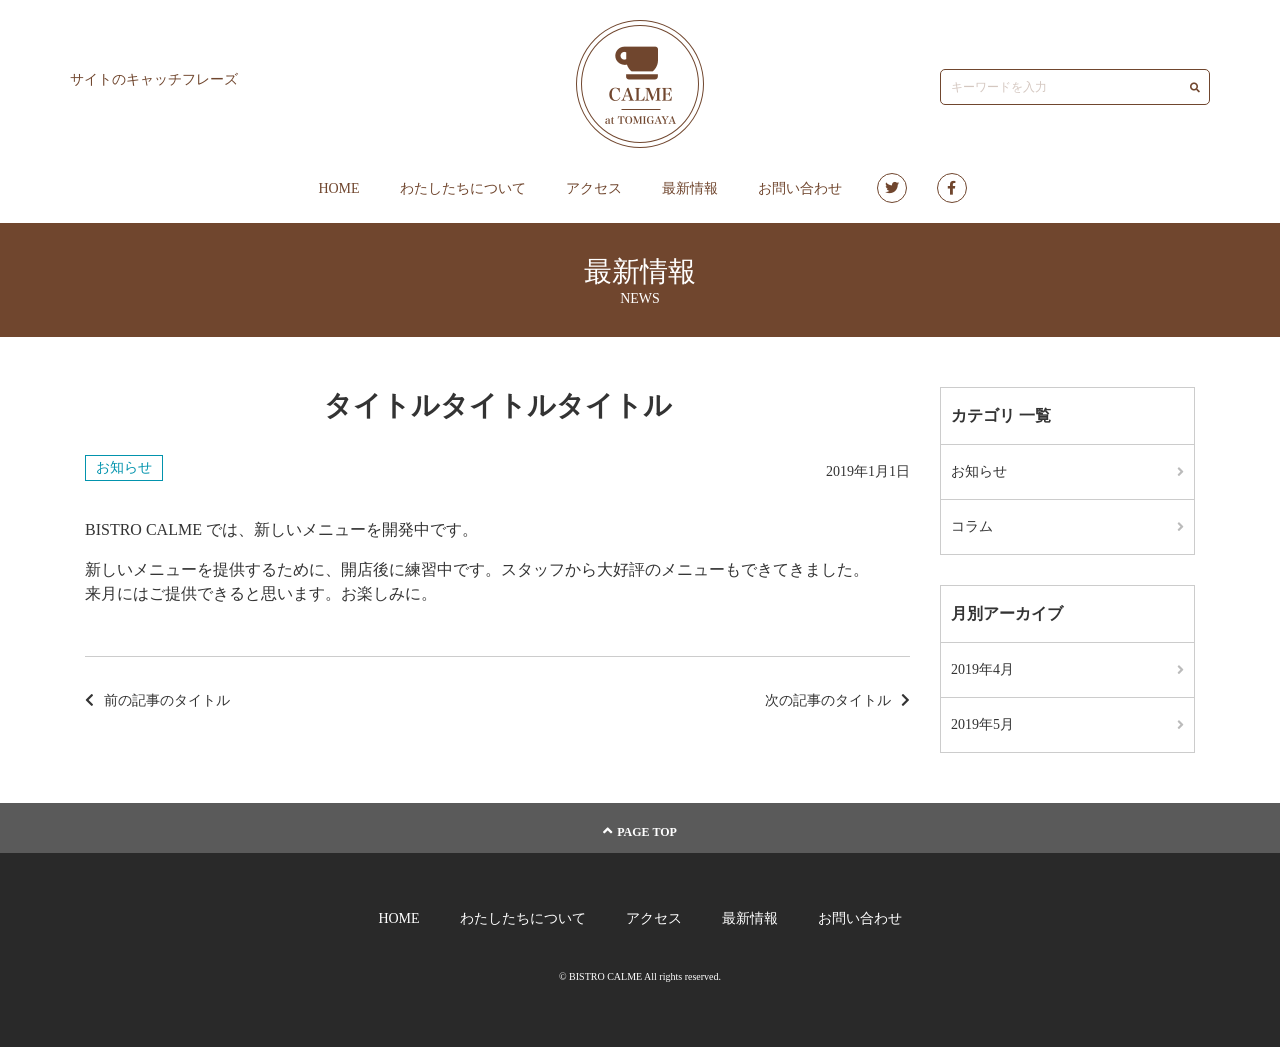
<file: Chap2/Sec07/html/single.html>
<!DOCTYPE html>
<html lang="ja">
<head>
    <meta charset="UTF-8">
    <meta http-equiv="X-UA-Compatible" content="IE=edge,chrome=1">
    <meta name="viewport" content="width=device-width, initial-scale=1">
    <title>サンプルサイト</title>
    <link href="./assets/css/styles.min.css" rel="stylesheet">
    <link href="https://use.fontawesome.com/releases/v5.6.1/css/all.css" rel="stylesheet">
    <script src="https://code.jquery.com/jquery-3.4.1.min.js"></script>
    <script src="./assets/js/main.js"></script>
</head>
<body>
    <header class="header">
        <div class="header_inner">
            <div class="header_logo">
                <h1><a href="/"><img src="./assets/img/common/logo@2x.png" alt="BISTRO CALME"></a></h1>
            </div>

            <div class="header_desc"><p>サイトのキャッチフレーズ</p></div>

            <form class="header_search">
                <input type="text" placeholder="キーワードを入力">
                <i class="fas fa-search"></i>
            </form>
        </div>

        <div class="header_links">
            <nav class="gnav">
                <ul class="">
                    <li><a href="#">HOME</a></li>
                    <li><a href="#">わたしたちについて</a></li>
                    <li><a href="#">アクセス</a></li>
                    <li><a href="#">最新情報</a></li>
                    <li><a href="#">お問い合わせ</a></li>
                </ul>
            </nav>

            <ul class="header_sns">
                <li><a href="#"><i class="fab fa-twitter"></i></a></li>
                <li><a href="#"><i class="fab fa-facebook-f"></i></a></li>
            </ul>
        </div>

        <svg class="header_menu" xmlns="http://www.w3.org/2000/svg" xmlns:xlink="http://www.w3.org/1999/xlink" width="30" height="30" viewBox="0 0 30 30">
            <defs><clipPath id="clip-path"><rect width="30" height="30" fill="none"/></clipPath></defs>
            <g clip-path="url(#clip-path)">
                <rect class="header_border header_border-1" width="30" height="2" transform="translate(0 0)"/>
                <rect class="header_border header_border-2" width="30" height="2" transform="translate(0 10)"/>
                <rect class="header_border header_border-3" width="30" height="2" transform="translate(0 20)"/>
            </g>
        </svg>
    </header>

    <h2 class="pageTitle">最新情報<span>NEWS</span></h2>

    <main class="main">
        <div class="container">
            <div class="row">
                <div class="col-12 col-md-9">

                    <article class="article">
                        <header class="article_header">
                            <h2 class="article_title">タイトルタイトルタイトル</h2>
                            <div class="article_meta">
                                <ul class="post-categories">
                                    <li><a href="#">お知らせ</a></li>
                                </ul>
                                <time datetime="2019-1-1">2019年1月1日</time>
                            </div>
                        </header>

                        <div class="article_body">
                            <div class="content">
                                <p>BISTRO CALME では、新しいメニューを開発中です。</p>
                                <p>
                                    新しいメニューを提供するために、開店後に練習中です。スタッフから大好評のメニューもできてきました。<br>
                                    来月にはご提供できると思います。お楽しみに。
                                </p>
                            </div>
                        </div>

                        <div class="postLinks">
                            <div class="postLink postLink-prev"><a href="#"><i class="fas fa-chevron-left"></i>前の記事のタイトル</a></div>
                            <div class="postLink postLink-next"><a href="#">次の記事のタイトル<i class="fas fa-chevron-right"></i></a></div>
                        </div>
                    </article>

                </div>

                <div class="col-12 col-md-3">
                    <aside class="archive">
                        <h2 class="archive_title">カテゴリ 一覧</h2>
                        <ul class="archive_list">
                            <li><a href="#">お知らせ</a></li>
                            <li><a href="#">コラム</a></li>
                        </ul>
                    </aside>

                    <aside class="archive">
                        <h2 class="archive_title">月別アーカイブ</h2>
                        <ul class="archive_list">
                            <li><a href="#">2019年4月</a></li>
                            <li><a href="#">2019年5月</a></li>
                        </ul>
                    </aside>
                </div>
            </div>
        </div>
    </main>

    <div class="pagetop js-pagetop"><i class="fas fa-angle-up"></i>PAGE TOP</div>

    <footer class="footer">
        <div class="container">
            <div class="footer_inner">
                <nav>
                    <ul>
                        <li><a href="#">HOME</a></li>
                        <li><a href="#">わたしたちについて</a></li>
                        <li><a href="#">アクセス</a></li>
                        <li><a href="#">最新情報</a></li>
                        <li><a href="#">お問い合わせ</a></li>
                    </ul>
                </nav>
                <div class="footer_copyright">
                    <small>&copy; BISTRO CALME All rights reserved.</small>
                </div>
            </div>
        </div>
    </footer>

</body>
</html>
</file>
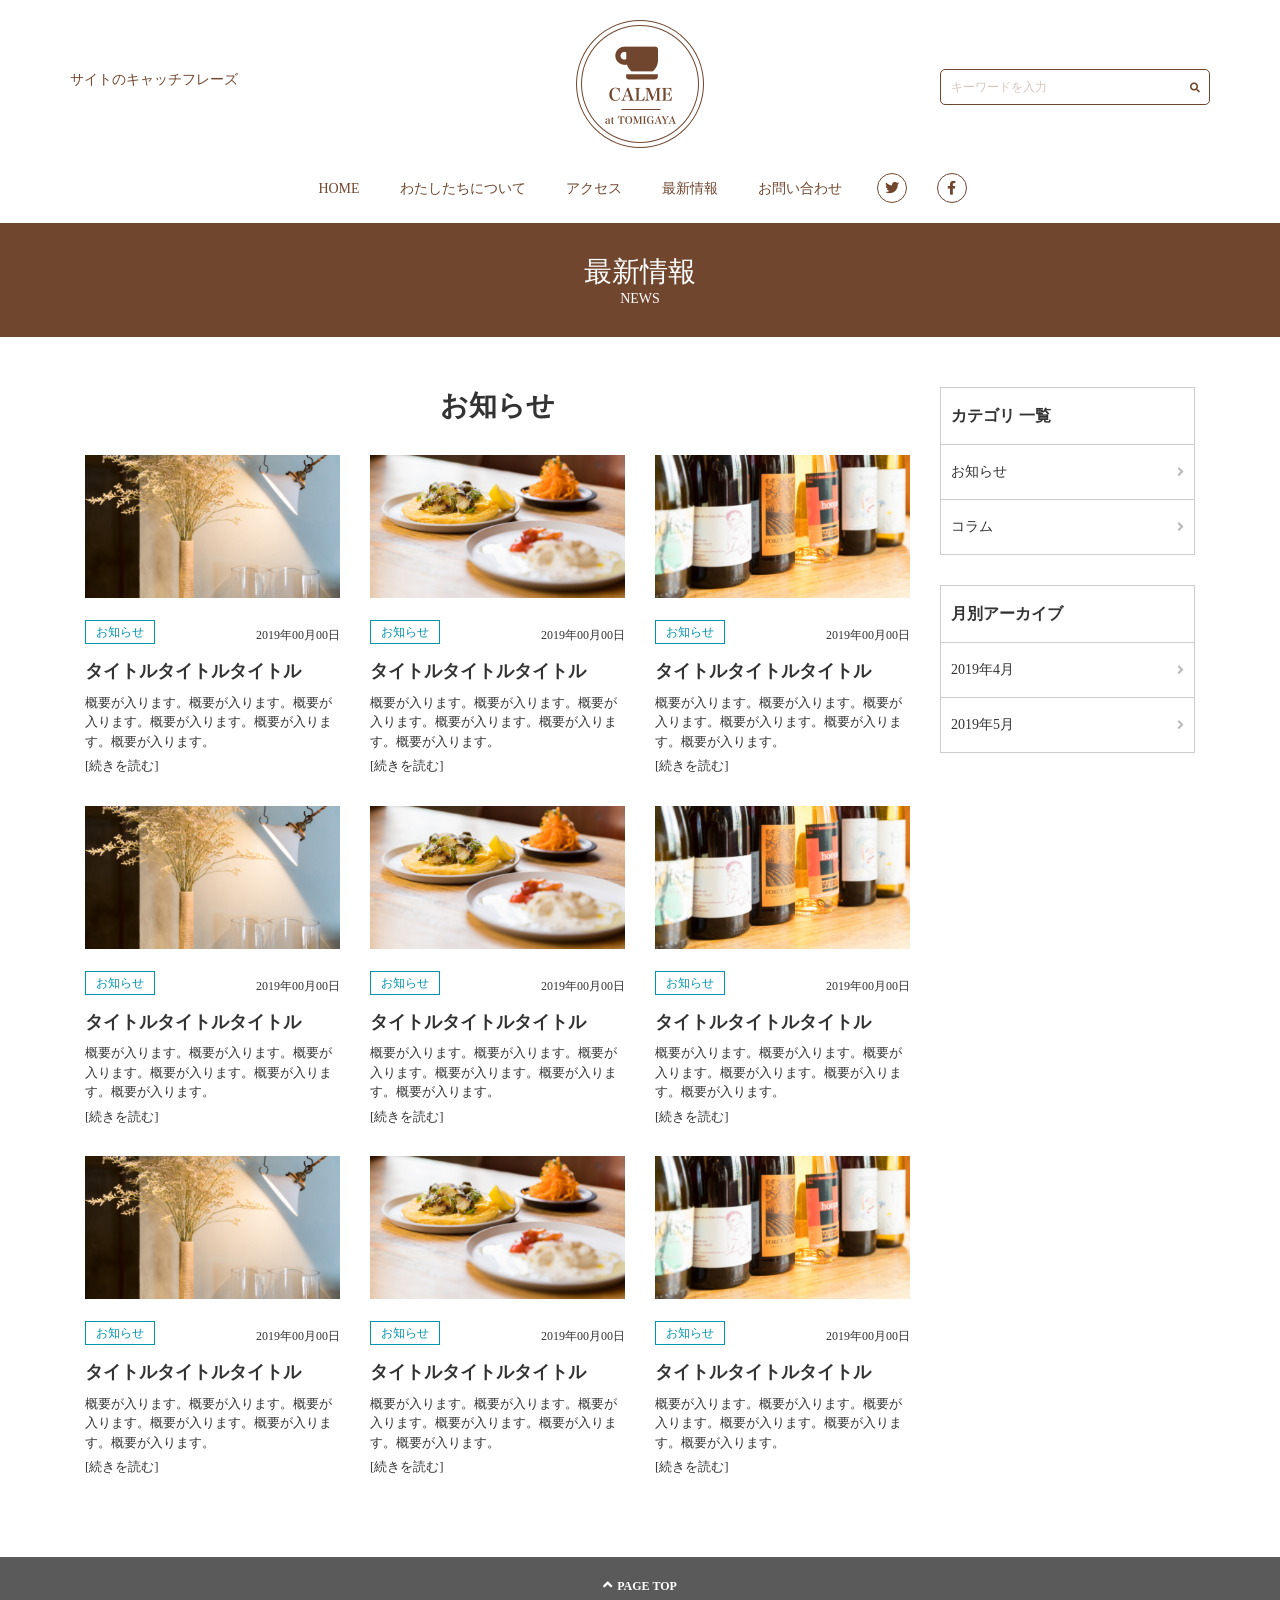
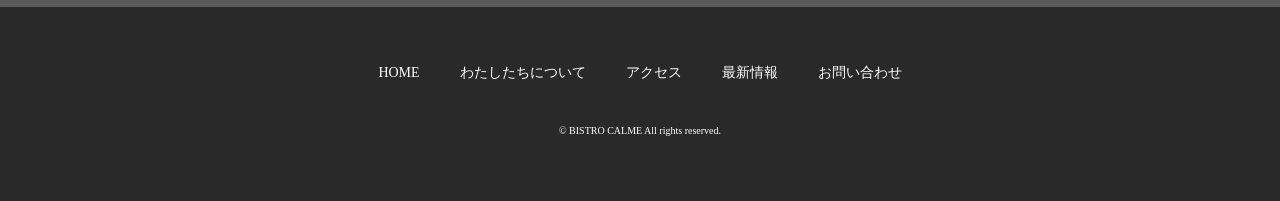
<file: Chap2/Sec08/html/category.html>
<!DOCTYPE html>
<html lang="ja">
<head>
    <meta charset="UTF-8">
    <meta http-equiv="X-UA-Compatible" content="IE=edge,chrome=1">
    <meta name="viewport" content="width=device-width, initial-scale=1">
    <title>サンプルサイト</title>
    <link href="./assets/css/styles.min.css" rel="stylesheet">
    <link href="https://use.fontawesome.com/releases/v5.6.1/css/all.css" rel="stylesheet">
    <script src="https://code.jquery.com/jquery-3.4.1.min.js"></script>
    <script src="./assets/js/main.js"></script>
</head>
<body>
    <header class="header">
        <div class="header_inner">
            <div class="header_logo">
                <h1><a href="/"><img src="./assets/img/common/logo@2x.png" alt="BISTRO CALME"></a></h1>
            </div>

            <div class="header_desc"><p>サイトのキャッチフレーズ</p></div>

            <form class="header_search">
                <input type="text" placeholder="キーワードを入力">
                <i class="fas fa-search"></i>
            </form>
        </div>

        <div class="header_links">
            <nav class="gnav">
                <ul class="">
                    <li><a href="#">HOME</a></li>
                    <li><a href="#">わたしたちについて</a></li>
                    <li><a href="#">アクセス</a></li>
                    <li><a href="#">最新情報</a></li>
                    <li><a href="#">お問い合わせ</a></li>
                </ul>
            </nav>

            <ul class="header_sns">
                <li><a href="#"><i class="fab fa-twitter"></i></a></li>
                <li><a href="#"><i class="fab fa-facebook-f"></i></a></li>
            </ul>
        </div>

        <svg class="header_menu" xmlns="http://www.w3.org/2000/svg" xmlns:xlink="http://www.w3.org/1999/xlink" width="30" height="30" viewBox="0 0 30 30">
            <defs><clipPath id="clip-path"><rect width="30" height="30" fill="none"/></clipPath></defs>
            <g clip-path="url(#clip-path)">
                <rect class="header_border header_border-1" width="30" height="2" transform="translate(0 0)"/>
                <rect class="header_border header_border-2" width="30" height="2" transform="translate(0 10)"/>
                <rect class="header_border header_border-3" width="30" height="2" transform="translate(0 20)"/>
            </g>
        </svg>
    </header>

    <h2 class="pageTitle">最新情報<span>NEWS</span></h2>

    <main class="main">
        <div class="container">
            <div class="row">
                <div class="col-12 col-md-9">
                    <h2 class="main_title">お知らせ</h2>
                    <div class="row">

                        <div class="col-md-4">
                            <article class="news">
                                <div class="news_pic">
                                    <a href="#">
                                        <img src="./assets/img/home/news_img-1.jpg" alt="">
                                    </a>
                                </div>
                                <div class="news_meta">
                                    <ul class="post-categories">
                                        <li><a href="#">お知らせ</a></li>
                                    </ul>
                                    <time class="news_time" datetime="2019-00-00">2019年00月00日</time>
                                </div>
                                <h2 class="news_title"><a href="#">タイトルタイトルタイトル</a></h2>
                                <div class="news_desc">
                                    <p>概要が入ります。概要が入ります。概要が入ります。概要が入ります。概要が入ります。概要が入ります。</p>
                                    <p><a href="#">[続きを読む]</a></p>
                                </div>
                            </article>
                        </div>

                        <div class="col-md-4">
                            <article class="news">
                                <div class="news_pic">
                                    <a href="#">
                                        <img src="./assets/img/home/news_img-2.jpg" alt="">
                                    </a>
                                </div>
                                <div class="news_meta">
                                    <ul class="post-categories">
                                        <li><a href="#">お知らせ</a></li>
                                    </ul>
                                    <time class="news_time" datetime="2019-00-00">2019年00月00日</time>
                                </div>
                                <h2 class="news_title"><a href="#">タイトルタイトルタイトル</a></h2>
                                <div class="news_desc">
                                    <p>概要が入ります。概要が入ります。概要が入ります。概要が入ります。概要が入ります。概要が入ります。</p>
                                    <p><a href="#">[続きを読む]</a></p>
                                </div>
                            </article>
                        </div>

                        <div class="col-md-4">
                            <article class="news">
                                <div class="news_pic">
                                    <a href="#">
                                        <img src="./assets/img/home/news_img-3.jpg" alt="">
                                    </a>
                                </div>
                                <div class="news_meta">
                                    <ul class="post-categories">
                                        <li><a href="#">お知らせ</a></li>
                                    </ul>
                                    <time class="news_time" datetime="2019-00-00">2019年00月00日</time>
                                </div>
                                <h2 class="news_title"><a href="#">タイトルタイトルタイトル</a></h2>
                                <div class="news_desc">
                                    <p>概要が入ります。概要が入ります。概要が入ります。概要が入ります。概要が入ります。概要が入ります。</p>
                                    <p><a href="#">[続きを読む]</a></p>
                                </div>
                            </article>
                        </div>

                        <div class="col-md-4">
                            <article class="news">
                                <div class="news_pic">
                                    <a href="#">
                                        <img src="./assets/img/home/news_img-1.jpg" alt="">
                                    </a>
                                </div>
                                <div class="news_meta">
                                    <ul class="post-categories">
                                        <li><a href="#">お知らせ</a></li>
                                    </ul>
                                    <time class="news_time" datetime="2019-00-00">2019年00月00日</time>
                                </div>
                                <h2 class="news_title"><a href="#">タイトルタイトルタイトル</a></h2>
                                <div class="news_desc">
                                    <p>概要が入ります。概要が入ります。概要が入ります。概要が入ります。概要が入ります。概要が入ります。</p>
                                    <p><a href="#">[続きを読む]</a></p>
                                </div>
                            </article>
                        </div>

                        <div class="col-md-4">
                            <article class="news">
                                <div class="news_pic">
                                    <a href="#">
                                        <img src="./assets/img/home/news_img-2.jpg" alt="">
                                    </a>
                                </div>
                                <div class="news_meta">
                                    <ul class="post-categories">
                                        <li><a href="#">お知らせ</a></li>
                                    </ul>
                                    <time class="news_time" datetime="2019-00-00">2019年00月00日</time>
                                </div>
                                <h2 class="news_title"><a href="#">タイトルタイトルタイトル</a></h2>
                                <div class="news_desc">
                                    <p>概要が入ります。概要が入ります。概要が入ります。概要が入ります。概要が入ります。概要が入ります。</p>
                                    <p><a href="#">[続きを読む]</a></p>
                                </div>
                            </article>
                        </div>

                        <div class="col-md-4">
                            <article class="news">
                                <div class="news_pic">
                                    <a href="#">
                                        <img src="./assets/img/home/news_img-3.jpg" alt="">
                                    </a>
                                </div>
                                <div class="news_meta">
                                    <ul class="post-categories">
                                        <li><a href="#">お知らせ</a></li>
                                    </ul>
                                    <time class="news_time" datetime="2019-00-00">2019年00月00日</time>
                                </div>
                                <h2 class="news_title"><a href="#">タイトルタイトルタイトル</a></h2>
                                <div class="news_desc">
                                    <p>概要が入ります。概要が入ります。概要が入ります。概要が入ります。概要が入ります。概要が入ります。</p>
                                    <p><a href="#">[続きを読む]</a></p>
                                </div>
                            </article>
                        </div>

                        <div class="col-md-4">
                            <article class="news">
                                <div class="news_pic">
                                    <a href="#">
                                        <img src="./assets/img/home/news_img-1.jpg" alt="">
                                    </a>
                                </div>
                                <div class="news_meta">
                                    <ul class="post-categories">
                                        <li><a href="#">お知らせ</a></li>
                                    </ul>
                                    <time class="news_time" datetime="2019-00-00">2019年00月00日</time>
                                </div>
                                <h2 class="news_title"><a href="#">タイトルタイトルタイトル</a></h2>
                                <div class="news_desc">
                                    <p>概要が入ります。概要が入ります。概要が入ります。概要が入ります。概要が入ります。概要が入ります。</p>
                                    <p><a href="#">[続きを読む]</a></p>
                                </div>
                            </article>
                        </div>

                        <div class="col-md-4">
                            <article class="news">
                                <div class="news_pic">
                                    <a href="#">
                                        <img src="./assets/img/home/news_img-2.jpg" alt="">
                                    </a>
                                </div>
                                <div class="news_meta">
                                    <ul class="post-categories">
                                        <li><a href="#">お知らせ</a></li>
                                    </ul>
                                    <time class="news_time" datetime="2019-00-00">2019年00月00日</time>
                                </div>
                                <h2 class="news_title"><a href="#">タイトルタイトルタイトル</a></h2>
                                <div class="news_desc">
                                    <p>概要が入ります。概要が入ります。概要が入ります。概要が入ります。概要が入ります。概要が入ります。</p>
                                    <p><a href="#">[続きを読む]</a></p>
                                </div>
                            </article>
                        </div>


                        <div class="col-md-4">
                            <article class="news">
                                <div class="news_pic">
                                    <a href="#">
                                        <img src="./assets/img/home/news_img-3.jpg" alt="">
                                    </a>
                                </div>
                                <div class="news_meta">
                                    <ul class="post-categories">
                                        <li><a href="#">お知らせ</a></li>
                                    </ul>
                                    <time class="news_time" datetime="2019-00-00">2019年00月00日</time>
                                </div>
                                <h2 class="news_title"><a href="#">タイトルタイトルタイトル</a></h2>
                                <div class="news_desc">
                                    <p>概要が入ります。概要が入ります。概要が入ります。概要が入ります。概要が入ります。概要が入ります。</p>
                                    <p><a href="#">[続きを読む]</a></p>
                                </div>
                            </article>
                        </div>

                    </div>
                </div>

                <div class="col-12 col-md-3">
                    <aside class="archive">
                        <h2 class="archive_title">カテゴリ 一覧</h2>
                        <ul class="archive_list">
                            <li><a href="#">お知らせ</a></li>
                            <li><a href="#">コラム</a></li>
                        </ul>
                    </aside>

                    <aside class="archive">
                        <h2 class="archive_title">月別アーカイブ</h2>
                        <ul class="archive_list">
                            <li><a href="#">2019年4月</a></li>
                            <li><a href="#">2019年5月</a></li>
                        </ul>
                    </aside>
                </div>
            </div>
        </div>
    </main>


    <div class="pagetop js-pagetop"><i class="fas fa-angle-up"></i>PAGE TOP</div>

    <footer class="footer">
        <div class="container">
            <div class="footer_inner">
                <nav>
                    <ul>
                        <li><a href="#">HOME</a></li>
                        <li><a href="#">わたしたちについて</a></li>
                        <li><a href="#">アクセス</a></li>
                        <li><a href="#">最新情報</a></li>
                        <li><a href="#">お問い合わせ</a></li>
                    </ul>
                </nav>
                <div class="footer_copyright">
                    <small>&copy; BISTRO CALME All rights reserved.</small>
                </div>
            </div>
        </div>
    </footer>

</body>
</html>
</file>
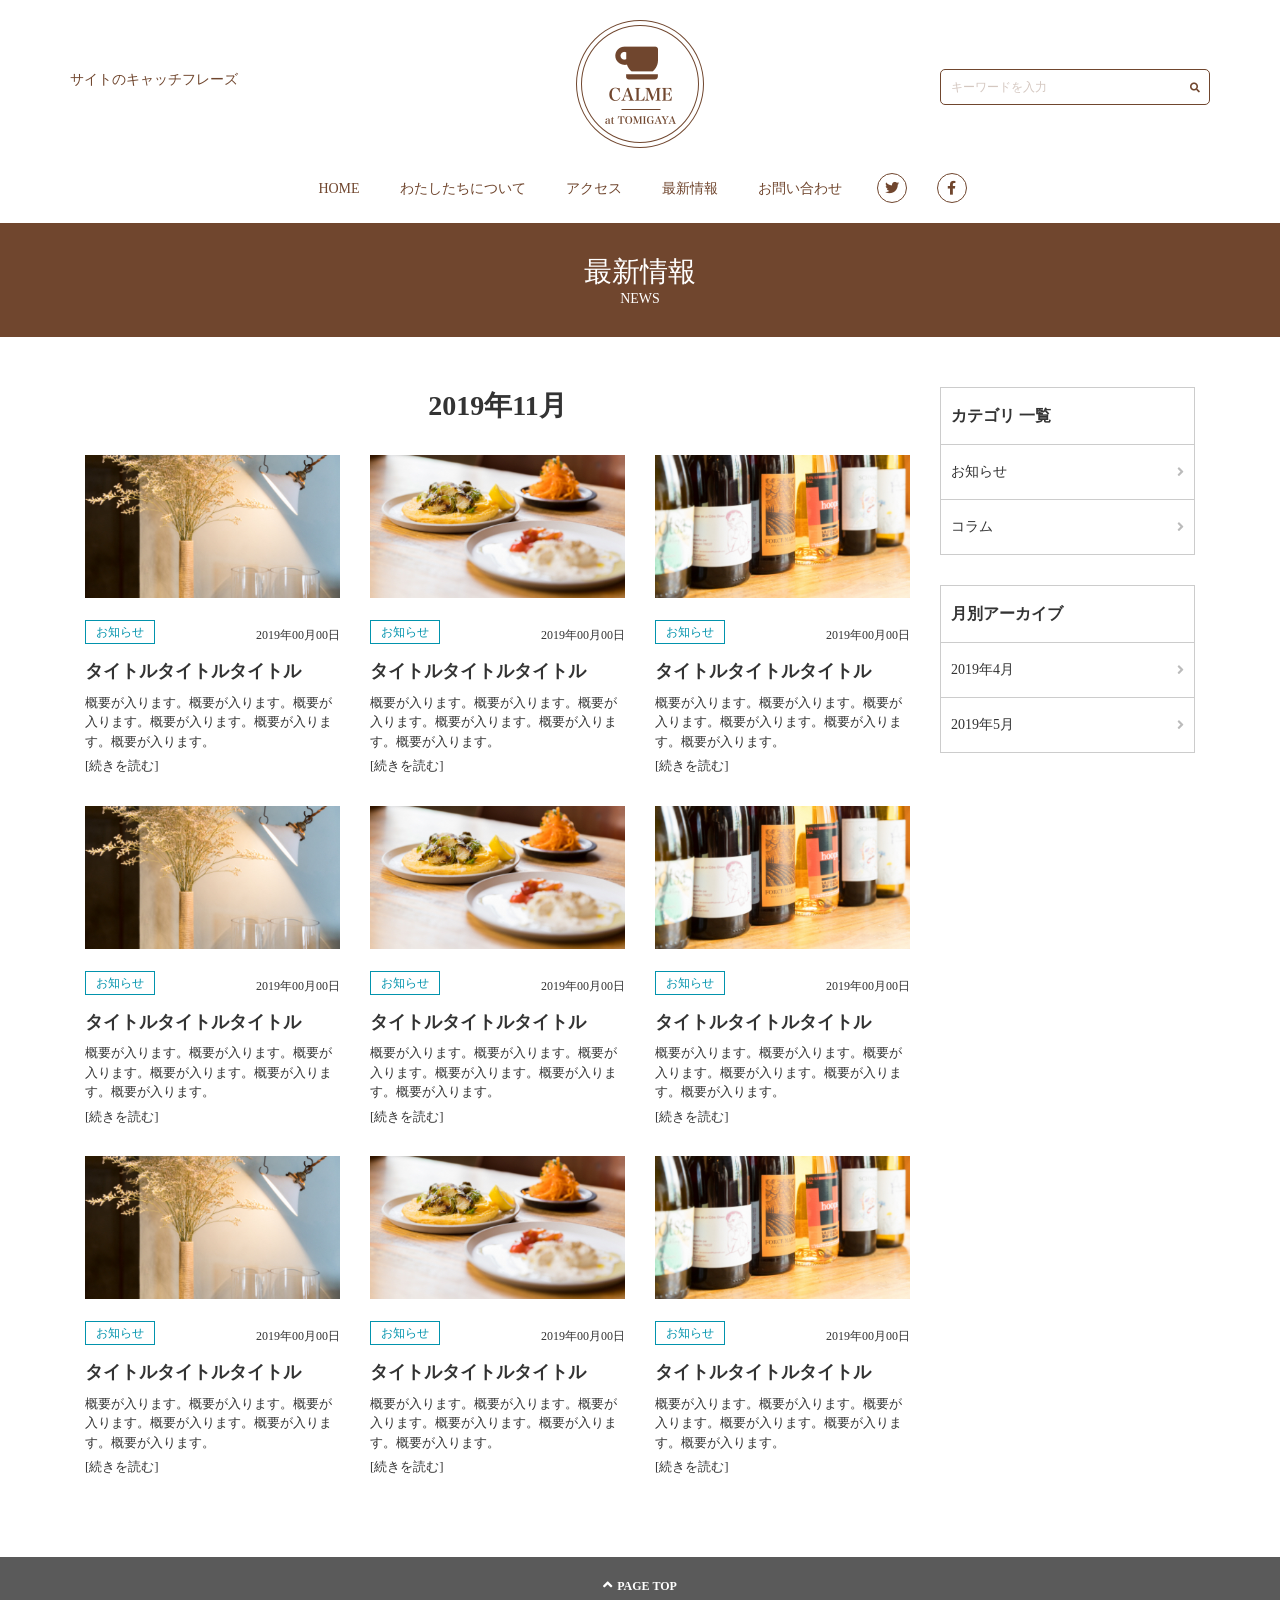
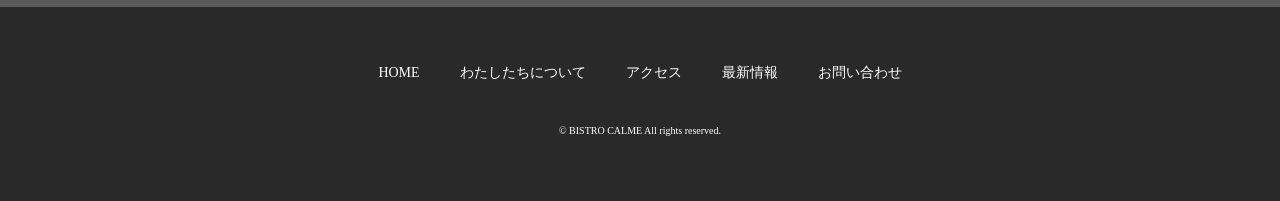
<file: Chap2/Sec08/html/date.html>
<!DOCTYPE html>
<html lang="ja">
<head>
    <meta charset="UTF-8">
    <meta http-equiv="X-UA-Compatible" content="IE=edge,chrome=1">
    <meta name="viewport" content="width=device-width, initial-scale=1">
    <title>サンプルサイト</title>
    <link href="./assets/css/styles.min.css" rel="stylesheet">
    <link href="https://use.fontawesome.com/releases/v5.6.1/css/all.css" rel="stylesheet">
    <script src="https://code.jquery.com/jquery-3.4.1.min.js"></script>
    <script src="./assets/js/main.js"></script>
</head>
<body>
    <header class="header">
        <div class="header_inner">
            <div class="header_logo">
                <h1><a href="/"><img src="./assets/img/common/logo@2x.png" alt="BISTRO CALME"></a></h1>
            </div>

            <div class="header_desc"><p>サイトのキャッチフレーズ</p></div>

            <form class="header_search">
                <input type="text" placeholder="キーワードを入力">
                <i class="fas fa-search"></i>
            </form>
        </div>

        <div class="header_links">
            <nav class="gnav">
                <ul class="">
                    <li><a href="#">HOME</a></li>
                    <li><a href="#">わたしたちについて</a></li>
                    <li><a href="#">アクセス</a></li>
                    <li><a href="#">最新情報</a></li>
                    <li><a href="#">お問い合わせ</a></li>
                </ul>
            </nav>

            <ul class="header_sns">
                <li><a href="#"><i class="fab fa-twitter"></i></a></li>
                <li><a href="#"><i class="fab fa-facebook-f"></i></a></li>
            </ul>
        </div>

        <svg class="header_menu" xmlns="http://www.w3.org/2000/svg" xmlns:xlink="http://www.w3.org/1999/xlink" width="30" height="30" viewBox="0 0 30 30">
            <defs><clipPath id="clip-path"><rect width="30" height="30" fill="none"/></clipPath></defs>
            <g clip-path="url(#clip-path)">
                <rect class="header_border header_border-1" width="30" height="2" transform="translate(0 0)"/>
                <rect class="header_border header_border-2" width="30" height="2" transform="translate(0 10)"/>
                <rect class="header_border header_border-3" width="30" height="2" transform="translate(0 20)"/>
            </g>
        </svg>
    </header>

    <h2 class="pageTitle">最新情報<span>NEWS</span></h2>

    <main class="main">
        <div class="container">
            <div class="row">
                <div class="col-12 col-md-9">
                    <h2 class="main_title">2019年11月</h2>
                    <div class="row">

                        <div class="col-md-4">
                            <article class="news">
                                <div class="news_pic">
                                    <a href="#">
                                        <img src="./assets/img/home/news_img-1.jpg" alt="">
                                    </a>
                                </div>
                                <div class="news_meta">
                                    <ul class="post-categories">
                                        <li><a href="#">お知らせ</a></li>
                                    </ul>
                                    <time class="news_time" datetime="2019-00-00">2019年00月00日</time>
                                </div>
                                <h2 class="news_title"><a href="#">タイトルタイトルタイトル</a></h2>
                                <div class="news_desc">
                                    <p>概要が入ります。概要が入ります。概要が入ります。概要が入ります。概要が入ります。概要が入ります。</p>
                                    <p><a href="#">[続きを読む]</a></p>
                                </div>
                            </article>
                        </div>

                        <div class="col-md-4">
                            <article class="news">
                                <div class="news_pic">
                                    <a href="#">
                                        <img src="./assets/img/home/news_img-2.jpg" alt="">
                                    </a>
                                </div>
                                <div class="news_meta">
                                    <ul class="post-categories">
                                        <li><a href="#">お知らせ</a></li>
                                    </ul>
                                    <time class="news_time" datetime="2019-00-00">2019年00月00日</time>
                                </div>
                                <h2 class="news_title"><a href="#">タイトルタイトルタイトル</a></h2>
                                <div class="news_desc">
                                    <p>概要が入ります。概要が入ります。概要が入ります。概要が入ります。概要が入ります。概要が入ります。</p>
                                    <p><a href="#">[続きを読む]</a></p>
                                </div>
                            </article>
                        </div>

                        <div class="col-md-4">
                            <article class="news">
                                <div class="news_pic">
                                    <a href="#">
                                        <img src="./assets/img/home/news_img-3.jpg" alt="">
                                    </a>
                                </div>
                                <div class="news_meta">
                                    <ul class="post-categories">
                                        <li><a href="#">お知らせ</a></li>
                                    </ul>
                                    <time class="news_time" datetime="2019-00-00">2019年00月00日</time>
                                </div>
                                <h2 class="news_title"><a href="#">タイトルタイトルタイトル</a></h2>
                                <div class="news_desc">
                                    <p>概要が入ります。概要が入ります。概要が入ります。概要が入ります。概要が入ります。概要が入ります。</p>
                                    <p><a href="#">[続きを読む]</a></p>
                                </div>
                            </article>
                        </div>

                        <div class="col-md-4">
                            <article class="news">
                                <div class="news_pic">
                                    <a href="#">
                                        <img src="./assets/img/home/news_img-1.jpg" alt="">
                                    </a>
                                </div>
                                <div class="news_meta">
                                    <ul class="post-categories">
                                        <li><a href="#">お知らせ</a></li>
                                    </ul>
                                    <time class="news_time" datetime="2019-00-00">2019年00月00日</time>
                                </div>
                                <h2 class="news_title"><a href="#">タイトルタイトルタイトル</a></h2>
                                <div class="news_desc">
                                    <p>概要が入ります。概要が入ります。概要が入ります。概要が入ります。概要が入ります。概要が入ります。</p>
                                    <p><a href="#">[続きを読む]</a></p>
                                </div>
                            </article>
                        </div>

                        <div class="col-md-4">
                            <article class="news">
                                <div class="news_pic">
                                    <a href="#">
                                        <img src="./assets/img/home/news_img-2.jpg" alt="">
                                    </a>
                                </div>
                                <div class="news_meta">
                                    <ul class="post-categories">
                                        <li><a href="#">お知らせ</a></li>
                                    </ul>
                                    <time class="news_time" datetime="2019-00-00">2019年00月00日</time>
                                </div>
                                <h2 class="news_title"><a href="#">タイトルタイトルタイトル</a></h2>
                                <div class="news_desc">
                                    <p>概要が入ります。概要が入ります。概要が入ります。概要が入ります。概要が入ります。概要が入ります。</p>
                                    <p><a href="#">[続きを読む]</a></p>
                                </div>
                            </article>
                        </div>

                        <div class="col-md-4">
                            <article class="news">
                                <div class="news_pic">
                                    <a href="#">
                                        <img src="./assets/img/home/news_img-3.jpg" alt="">
                                    </a>
                                </div>
                                <div class="news_meta">
                                    <ul class="post-categories">
                                        <li><a href="#">お知らせ</a></li>
                                    </ul>
                                    <time class="news_time" datetime="2019-00-00">2019年00月00日</time>
                                </div>
                                <h2 class="news_title"><a href="#">タイトルタイトルタイトル</a></h2>
                                <div class="news_desc">
                                    <p>概要が入ります。概要が入ります。概要が入ります。概要が入ります。概要が入ります。概要が入ります。</p>
                                    <p><a href="#">[続きを読む]</a></p>
                                </div>
                            </article>
                        </div>

                        <div class="col-md-4">
                            <article class="news">
                                <div class="news_pic">
                                    <a href="#">
                                        <img src="./assets/img/home/news_img-1.jpg" alt="">
                                    </a>
                                </div>
                                <div class="news_meta">
                                    <ul class="post-categories">
                                        <li><a href="#">お知らせ</a></li>
                                    </ul>
                                    <time class="news_time" datetime="2019-00-00">2019年00月00日</time>
                                </div>
                                <h2 class="news_title"><a href="#">タイトルタイトルタイトル</a></h2>
                                <div class="news_desc">
                                    <p>概要が入ります。概要が入ります。概要が入ります。概要が入ります。概要が入ります。概要が入ります。</p>
                                    <p><a href="#">[続きを読む]</a></p>
                                </div>
                            </article>
                        </div>

                        <div class="col-md-4">
                            <article class="news">
                                <div class="news_pic">
                                    <a href="#">
                                        <img src="./assets/img/home/news_img-2.jpg" alt="">
                                    </a>
                                </div>
                                <div class="news_meta">
                                    <ul class="post-categories">
                                        <li><a href="#">お知らせ</a></li>
                                    </ul>
                                    <time class="news_time" datetime="2019-00-00">2019年00月00日</time>
                                </div>
                                <h2 class="news_title"><a href="#">タイトルタイトルタイトル</a></h2>
                                <div class="news_desc">
                                    <p>概要が入ります。概要が入ります。概要が入ります。概要が入ります。概要が入ります。概要が入ります。</p>
                                    <p><a href="#">[続きを読む]</a></p>
                                </div>
                            </article>
                        </div>


                        <div class="col-md-4">
                            <article class="news">
                                <div class="news_pic">
                                    <a href="#">
                                        <img src="./assets/img/home/news_img-3.jpg" alt="">
                                    </a>
                                </div>
                                <div class="news_meta">
                                    <ul class="post-categories">
                                        <li><a href="#">お知らせ</a></li>
                                    </ul>
                                    <time class="news_time" datetime="2019-00-00">2019年00月00日</time>
                                </div>
                                <h2 class="news_title"><a href="#">タイトルタイトルタイトル</a></h2>
                                <div class="news_desc">
                                    <p>概要が入ります。概要が入ります。概要が入ります。概要が入ります。概要が入ります。概要が入ります。</p>
                                    <p><a href="#">[続きを読む]</a></p>
                                </div>
                            </article>
                        </div>

                    </div>
                </div>

                <div class="col-12 col-md-3">
                    <aside class="archive">
                        <h2 class="archive_title">カテゴリ 一覧</h2>
                        <ul class="archive_list">
                            <li><a href="#">お知らせ</a></li>
                            <li><a href="#">コラム</a></li>
                        </ul>
                    </aside>

                    <aside class="archive">
                        <h2 class="archive_title">月別アーカイブ</h2>
                        <ul class="archive_list">
                            <li><a href="#">2019年4月</a></li>
                            <li><a href="#">2019年5月</a></li>
                        </ul>
                    </aside>
                </div>
            </div>
        </div>
    </main>

    <div class="pagetop js-pagetop"><i class="fas fa-angle-up"></i>PAGE TOP</div>
    
    <footer class="footer">
        <div class="container">
            <div class="footer_inner">
                <nav>
                    <ul>
                        <li><a href="#">HOME</a></li>
                        <li><a href="#">わたしたちについて</a></li>
                        <li><a href="#">アクセス</a></li>
                        <li><a href="#">最新情報</a></li>
                        <li><a href="#">お問い合わせ</a></li>
                    </ul>
                </nav>
                <div class="footer_copyright">
                    <small>&copy; BISTRO CALME All rights reserved.</small>
                </div>
            </div>
        </div>
    </footer>
    
    </body>
    </html>
</file>
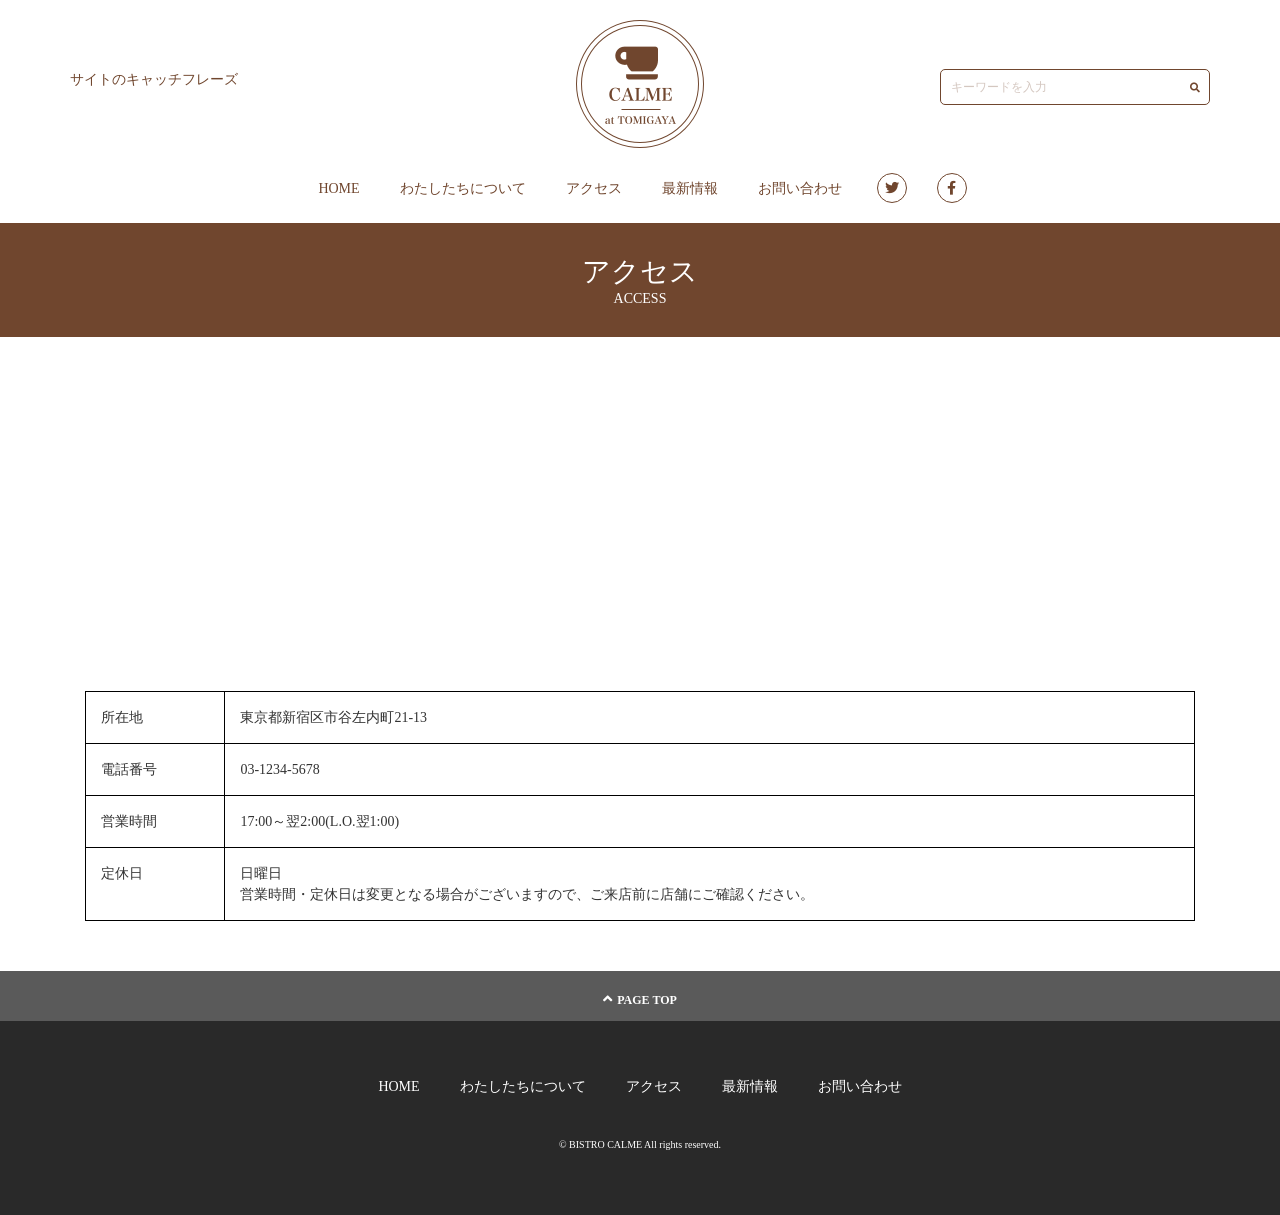
<file: Chap2/Sec09/html/access.html>
<!DOCTYPE html>
<html lang="ja">

<head>
	<meta charset="UTF-8">
	<meta http-equiv="X-UA-Compatible" content="IE=edge,chrome=1">
	<meta name="viewport" content="width=device-width, initial-scale=1">
	<title>サンプルサイト</title>
	<link href="./assets/css/styles.min.css" rel="stylesheet">
	<link href="https://use.fontawesome.com/releases/v5.6.1/css/all.css" rel="stylesheet">
	<script src="https://code.jquery.com/jquery-3.4.1.min.js"></script>
	<script src="./assets/js/main.js"></script>
</head>

<body>
	<header class="header">
		<div class="header_inner">
			<div class="header_logo">
				<h1><a href="/"><img src="./assets/img/common/logo@2x.png" alt="BISTRO CALME"></a></h1>
			</div>

			<div class="header_desc">
				<p>サイトのキャッチフレーズ</p>
			</div>

			<form class="header_search">
				<input type="text" placeholder="キーワードを入力">
				<i class="fas fa-search"></i>
			</form>
		</div>

		<div class="header_links">
			<nav class="gnav">
				<ul class="">
					<li><a href="#">HOME</a></li>
					<li><a href="#">わたしたちについて</a></li>
					<li><a href="#">アクセス</a></li>
					<li><a href="#">最新情報</a></li>
					<li><a href="#">お問い合わせ</a></li>
				</ul>
			</nav>

			<ul class="header_sns">
				<li><a href="#"><i class="fab fa-twitter"></i></a></li>
				<li><a href="#"><i class="fab fa-facebook-f"></i></a></li>
			</ul>
		</div>

		<svg class="header_menu" xmlns="http://www.w3.org/2000/svg" xmlns:xlink="http://www.w3.org/1999/xlink"
			width="30" height="30" viewBox="0 0 30 30">
			<defs>
				<clipPath id="clip-path">
					<rect width="30" height="30" fill="none" />
				</clipPath>
			</defs>
			<g clip-path="url(#clip-path)">
				<rect class="header_border header_border-1" width="30" height="2" transform="translate(0 0)" />
				<rect class="header_border header_border-2" width="30" height="2" transform="translate(0 10)" />
				<rect class="header_border header_border-3" width="30" height="2" transform="translate(0 20)" />
			</g>
		</svg>
	</header>

	<h2 class="pageTitle">アクセス<span>ACCESS</span></h2>

	<main class="main">
		<div class="container">
			<div class="content">
				<iframe
					src="https://www.google.com/maps/embed?pb=!1m14!1m8!1m3!1d3240.332798729691!2d139.7333802!3d35.6934272!3m2!1i1024!2i768!4f13.1!3m3!1m2!1s0x60188c5e412329bb%3A0x7db38e6732953dc!2z44CSMTYyLTA4NDYg5p2x5Lqs6YO95paw5a6_5Yy65biC6LC35bem5YaF55S677yS77yR4oiS77yR77yT!5e0!3m2!1sja!2sjp!4v1566456578905!5m2!1sja!2sjp"
					width="600" height="450" frameborder="0" style="border:0" allowfullscreen=""
					class="googlemap"></iframe>
				<table class="wp-block-table is-style-stripes">
					<tbody>
						<tr>
							<td>所在地 </td>
							<td>東京都新宿区市谷左内町21-13</td>
						</tr>
						<tr>
							<td>電話番号</td>
							<td>03-1234-5678</td>
						</tr>
						<tr>
							<td>営業時間</td>
							<td>17:00～翌2:00(L.O.翌1:00)</td>
						</tr>
						<tr>
							<td>定休日</td>
							<td>日曜日<br>営業時間・定休日は変更となる場合がございますので、ご来店前に店舗にご確認ください。</td>
						</tr>
					</tbody>
				</table>

			</div>
		</div>
	</main>

	<div class="pagetop js-pagetop"><i class="fas fa-angle-up"></i>PAGE TOP</div>

	<footer class="footer">
		<div class="container">
			<div class="footer_inner">
				<nav>
					<ul>
						<li><a href="#">HOME</a></li>
						<li><a href="#">わたしたちについて</a></li>
						<li><a href="#">アクセス</a></li>
						<li><a href="#">最新情報</a></li>
						<li><a href="#">お問い合わせ</a></li>
					</ul>
				</nav>
				<div class="footer_copyright">
					<small>&copy; BISTRO CALME All rights reserved.</small>
				</div>
			</div>
		</div>
	</footer>

</body>

</html>
</file>
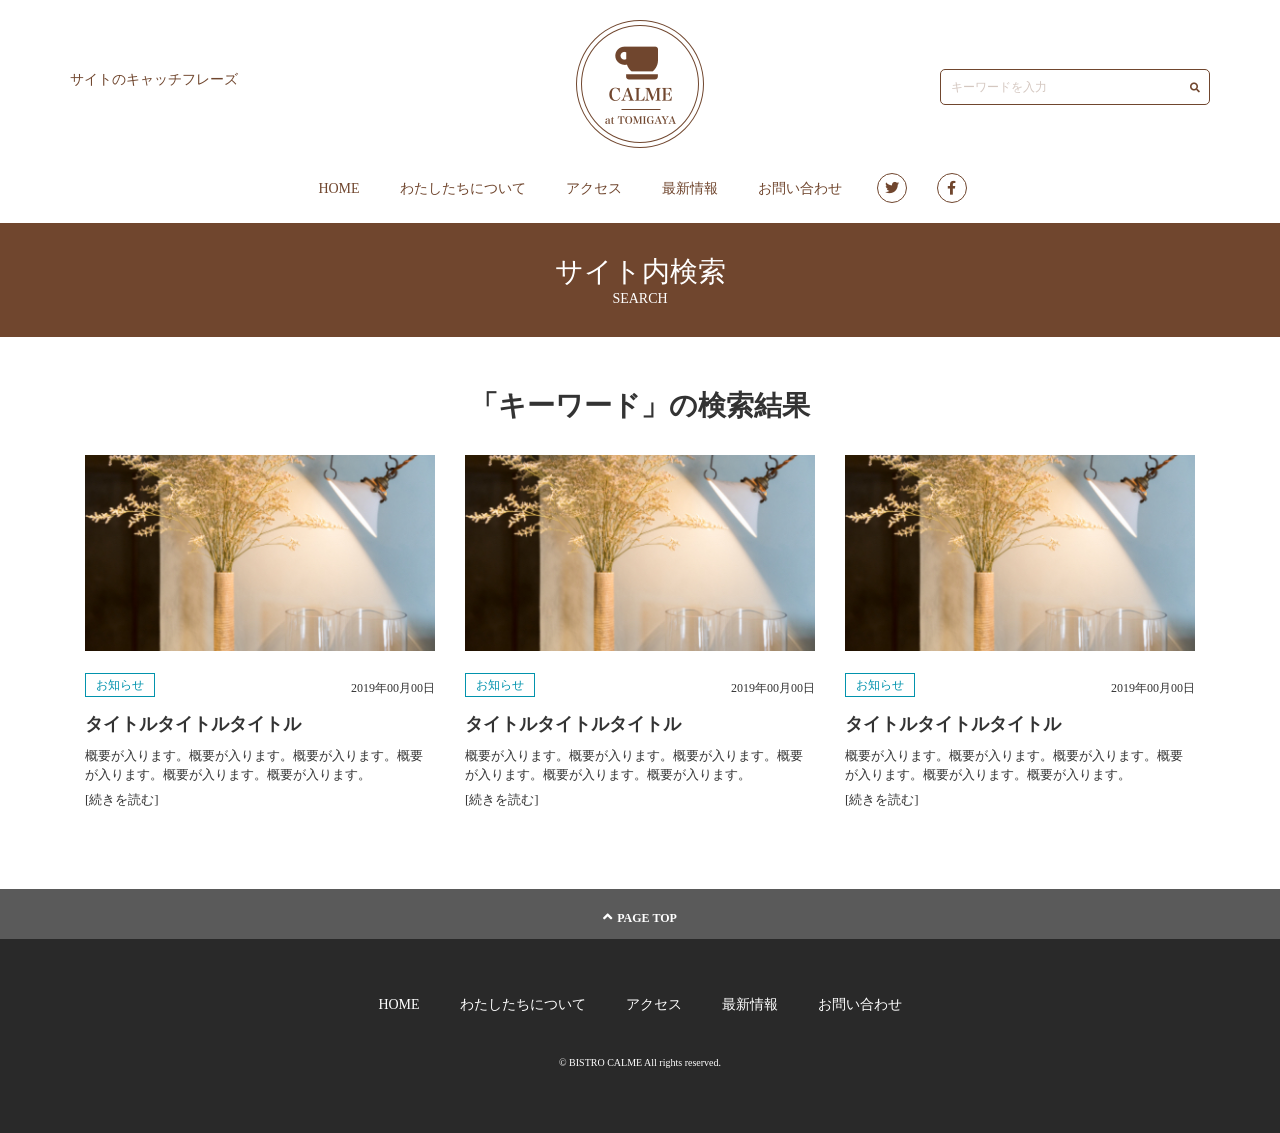
<file: Chap2/Sec11/html/search.html>
<!DOCTYPE html>
<html lang="ja">
<head>
    <meta charset="UTF-8">
    <meta http-equiv="X-UA-Compatible" content="IE=edge,chrome=1">
    <meta name="viewport" content="width=device-width, initial-scale=1">
    <title>サンプルサイト</title>
    <link href="./assets/css/styles.min.css" rel="stylesheet">
    <link href="https://use.fontawesome.com/releases/v5.6.1/css/all.css" rel="stylesheet">
    <script src="https://code.jquery.com/jquery-3.4.1.min.js"></script>
    <script src="./assets/js/main.js"></script>
</head>
<body>
    <header class="header">
        <div class="header_inner">
            <div class="header_logo">
                <h1><a href="/"><img src="./assets/img/common/logo@2x.png" alt="BISTRO CALME"></a></h1>
            </div>

            <div class="header_desc"><p>サイトのキャッチフレーズ</p></div>

            <form class="header_search">
                <input type="text" placeholder="キーワードを入力">
                <i class="fas fa-search"></i>
            </form>
        </div>

        <div class="header_links">
            <nav class="gnav">
                <ul class="">
                    <li><a href="#">HOME</a></li>
                    <li><a href="#">わたしたちについて</a></li>
                    <li><a href="#">アクセス</a></li>
                    <li><a href="#">最新情報</a></li>
                    <li><a href="#">お問い合わせ</a></li>
                </ul>
            </nav>

            <ul class="header_sns">
                <li><a href="#"><i class="fab fa-twitter"></i></a></li>
                <li><a href="#"><i class="fab fa-facebook-f"></i></a></li>
            </ul>
        </div>

        <svg class="header_menu" xmlns="http://www.w3.org/2000/svg" xmlns:xlink="http://www.w3.org/1999/xlink" width="30" height="30" viewBox="0 0 30 30">
            <defs><clipPath id="clip-path"><rect width="30" height="30" fill="none"/></clipPath></defs>
            <g clip-path="url(#clip-path)">
                <rect class="header_border header_border-1" width="30" height="2" transform="translate(0 0)"/>
                <rect class="header_border header_border-2" width="30" height="2" transform="translate(0 10)"/>
                <rect class="header_border header_border-3" width="30" height="2" transform="translate(0 20)"/>
            </g>
        </svg>
    </header>

    <h2 class="pageTitle">サイト内検索<span>SEARCH</span></h2>

    <main class="main">
        <div class="container">
            <h2 class="main_title">「キーワード」の検索結果</h2>
            <div class="row">

                <div class="col-md-4">
                    <article class="news">
                        <div class="news_pic">
                            <a href="#">
                                <img src="./assets/img/home/news_img-1.jpg" alt="">
                            </a>
                        </div>
                        <div class="news_meta">
                            <ul class="post-categories">
                                <li><a href="#">お知らせ</a></li>
                            </ul>
                            <time class="news_time" datetime="2019-00-00">2019年00月00日</time>
                        </div>
                        <h2 class="news_title"><a href="#">タイトルタイトルタイトル</a></h2>
                        <div class="news_desc">
                            <p>概要が入ります。概要が入ります。概要が入ります。概要が入ります。概要が入ります。概要が入ります。</p>
                            <p><a href="#">[続きを読む]</a></p>
                        </div>
                    </article>
                </div>

                <div class="col-md-4">
                    <article class="news">
                        <div class="news_pic">
                            <a href="#">
                                <img src="./assets/img/home/news_img-1.jpg" alt="">
                            </a>
                        </div>
                        <div class="news_meta">
                            <ul class="post-categories">
                                <li><a href="#">お知らせ</a></li>
                            </ul>
                            <time class="news_time" datetime="2019-00-00">2019年00月00日</time>
                        </div>
                        <h2 class="news_title"><a href="#">タイトルタイトルタイトル</a></h2>
                        <div class="news_desc">
                            <p>概要が入ります。概要が入ります。概要が入ります。概要が入ります。概要が入ります。概要が入ります。</p>
                            <p><a href="#">[続きを読む]</a></p>
                        </div>
                    </article>
                </div>

                <div class="col-md-4">
                    <article class="news">
                        <div class="news_pic">
                            <a href="#">
                                <img src="./assets/img/home/news_img-1.jpg" alt="">
                            </a>
                        </div>
                        <div class="news_meta">
                            <ul class="post-categories">
                                <li><a href="#">お知らせ</a></li>
                            </ul>
                            <time class="news_time" datetime="2019-00-00">2019年00月00日</time>
                        </div>
                        <h2 class="news_title"><a href="#">タイトルタイトルタイトル</a></h2>
                        <div class="news_desc">
                            <p>概要が入ります。概要が入ります。概要が入ります。概要が入ります。概要が入ります。概要が入ります。</p>
                            <p><a href="#">[続きを読む]</a></p>
                        </div>
                    </article>
                </div>

            </div>
        </div>

    </main>

    <div class="pagetop js-pagetop"><i class="fas fa-angle-up"></i>PAGE TOP</div>

    <footer class="footer">
        <div class="container">
            <div class="footer_inner">
                <nav>
                    <ul>
                        <li><a href="#">HOME</a></li>
                        <li><a href="#">わたしたちについて</a></li>
                        <li><a href="#">アクセス</a></li>
                        <li><a href="#">最新情報</a></li>
                        <li><a href="#">お問い合わせ</a></li>
                    </ul>
                </nav>
                <div class="footer_copyright">
                    <small>&copy; BISTRO CALME All rights reserved.</small>
                </div>
            </div>
        </div>
    </footer>

</body>
</html>
</file>
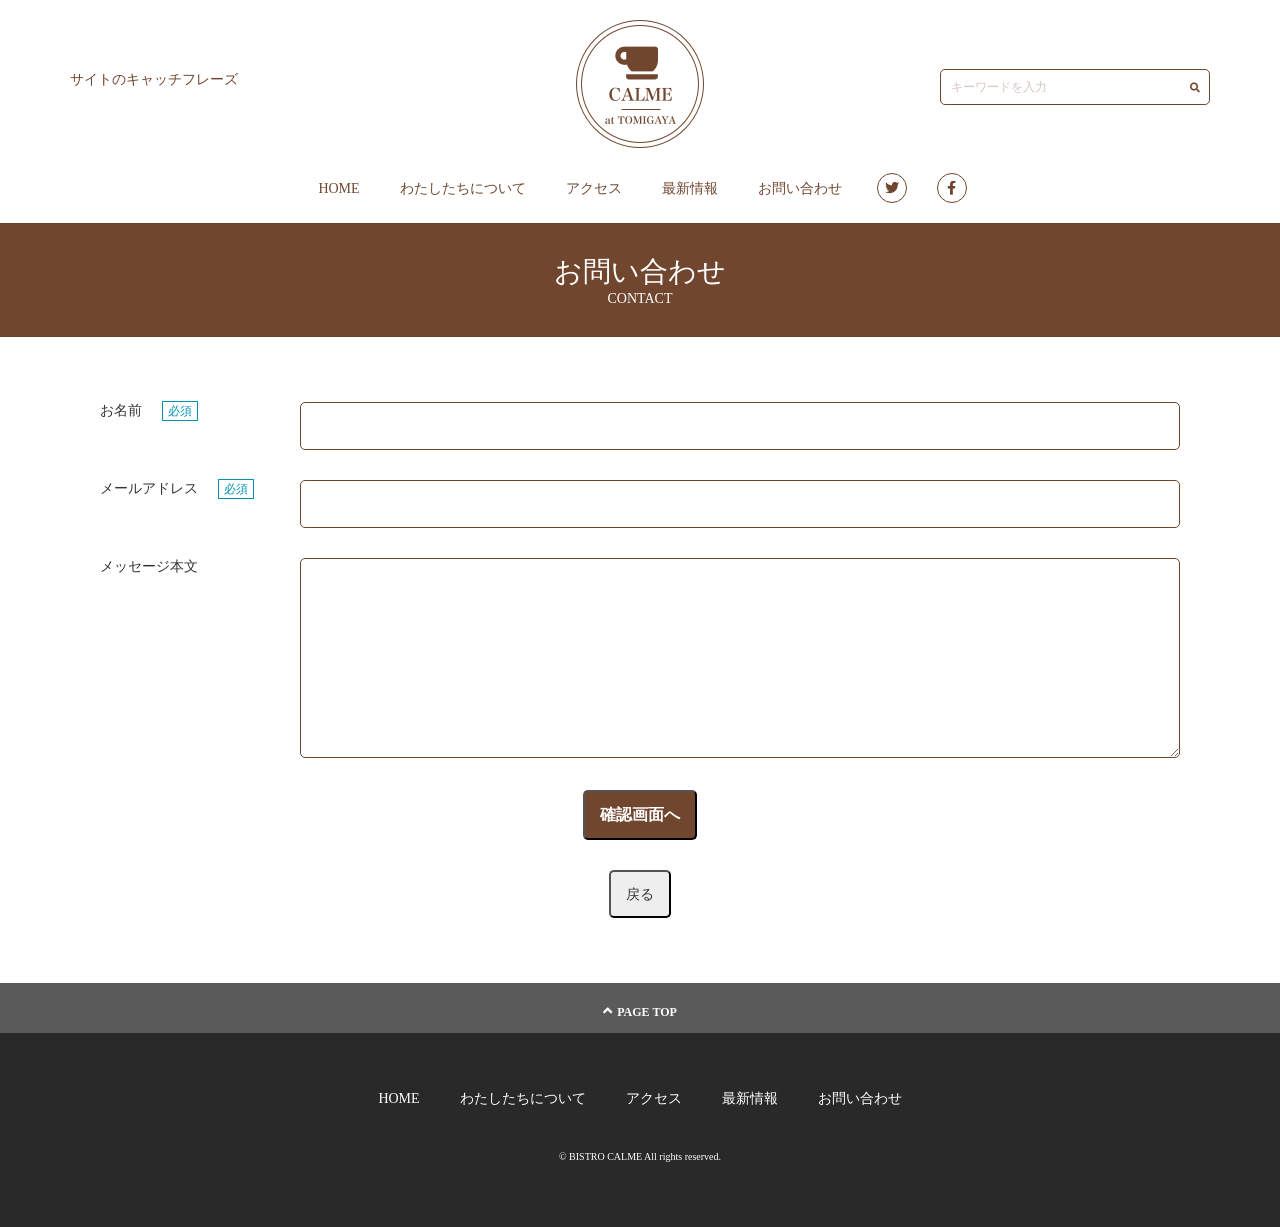
<file: Chap3/Sec03/html/contact.html>
<!DOCTYPE html>
<html lang="ja">
<head>
    <meta charset="UTF-8">
    <meta http-equiv="X-UA-Compatible" content="IE=edge,chrome=1">
    <meta name="viewport" content="width=device-width, initial-scale=1">
    <title>サンプルサイト</title>
    <link href="./assets/css/styles.min.css" rel="stylesheet">
    <link href="https://use.fontawesome.com/releases/v5.6.1/css/all.css" rel="stylesheet">
    <script src="https://code.jquery.com/jquery-3.4.1.min.js"></script>
    <script src="./assets/js/main.js"></script>
</head>
<body>
    <header class="header">
        <div class="header_inner">
            <div class="header_logo">
                <h1><a href="/"><img src="./assets/img/common/logo@2x.png" alt="BISTRO CALME"></a></h1>
            </div>

            <div class="header_desc"><p>サイトのキャッチフレーズ</p></div>

            <form class="header_search">
                <input type="text" placeholder="キーワードを入力">
                <i class="fas fa-search"></i>
            </form>
        </div>

        <div class="header_links">
            <nav class="gnav">
                <ul class="">
                    <li><a href="#">HOME</a></li>
                    <li><a href="#">わたしたちについて</a></li>
                    <li><a href="#">アクセス</a></li>
                    <li><a href="#">最新情報</a></li>
                    <li><a href="#">お問い合わせ</a></li>
                </ul>
            </nav>

            <ul class="header_sns">
                <li><a href="#"><i class="fab fa-twitter"></i></a></li>
                <li><a href="#"><i class="fab fa-facebook-f"></i></a></li>
            </ul>
        </div>

        <svg class="header_menu" xmlns="http://www.w3.org/2000/svg" xmlns:xlink="http://www.w3.org/1999/xlink" width="30" height="30" viewBox="0 0 30 30">
            <defs><clipPath id="clip-path"><rect width="30" height="30" fill="none"/></clipPath></defs>
            <g clip-path="url(#clip-path)">
                <rect class="header_border header_border-1" width="30" height="2" transform="translate(0 0)"/>
                <rect class="header_border header_border-2" width="30" height="2" transform="translate(0 10)"/>
                <rect class="header_border header_border-3" width="30" height="2" transform="translate(0 20)"/>
            </g>
        </svg>
    </header>

    <h2 class="pageTitle">お問い合わせ<span>CONTACT</span></h2>

    <section class="main">
        <div class="container">
            <div class="row">
                <div class="col-12">

                    <form action="">
                        <div class="form">
                            <div class="form_row">
                                <label class="form_label" for="fullname">お名前<span>必須</span></label>
                                <div class="form_content">
                                    <input type="text" name="fullname" id="fullname">
                                </div>
                            </div>

                            <div class="form_row">
                                <label class="form_label" for="email">メールアドレス<span>必須</span></label>
                                <div class="form_content">
                                    <input type="email" name="email" id="email">
                                </div>
                            </div>

                            <div class="form_row">
                                <label class="form_label" for="message">メッセージ本文</label>
                                <div class="form_content">
                                    <textarea name="message" id="message"></textarea>
                                </div>
                            </div>

                            <div class="form_row form_row-center">
                                <input type="submit" name="send" value="確認画面へ" class="btn btn-send"/>
                            </div>

                            <div class="form_row form_row-center">
                                <input type="submit" name="back" value="戻る" class="btn btn-back"/>
                            </div>
                        </div>
                    </form>

                </div>
            </div>
        </div>
    </section>

    <div class="pagetop js-pagetop"><i class="fas fa-angle-up"></i>PAGE TOP</div>

    <footer class="footer">
        <div class="container">
            <div class="footer_inner">
                <nav>
                    <ul>
                        <li><a href="#">HOME</a></li>
                        <li><a href="#">わたしたちについて</a></li>
                        <li><a href="#">アクセス</a></li>
                        <li><a href="#">最新情報</a></li>
                        <li><a href="#">お問い合わせ</a></li>
                    </ul>
                </nav>
                <div class="footer_copyright">
                    <small>&copy; BISTRO CALME All rights reserved.</small>
                </div>
            </div>
        </div>
    </footer>

</body>
</html>
</file>
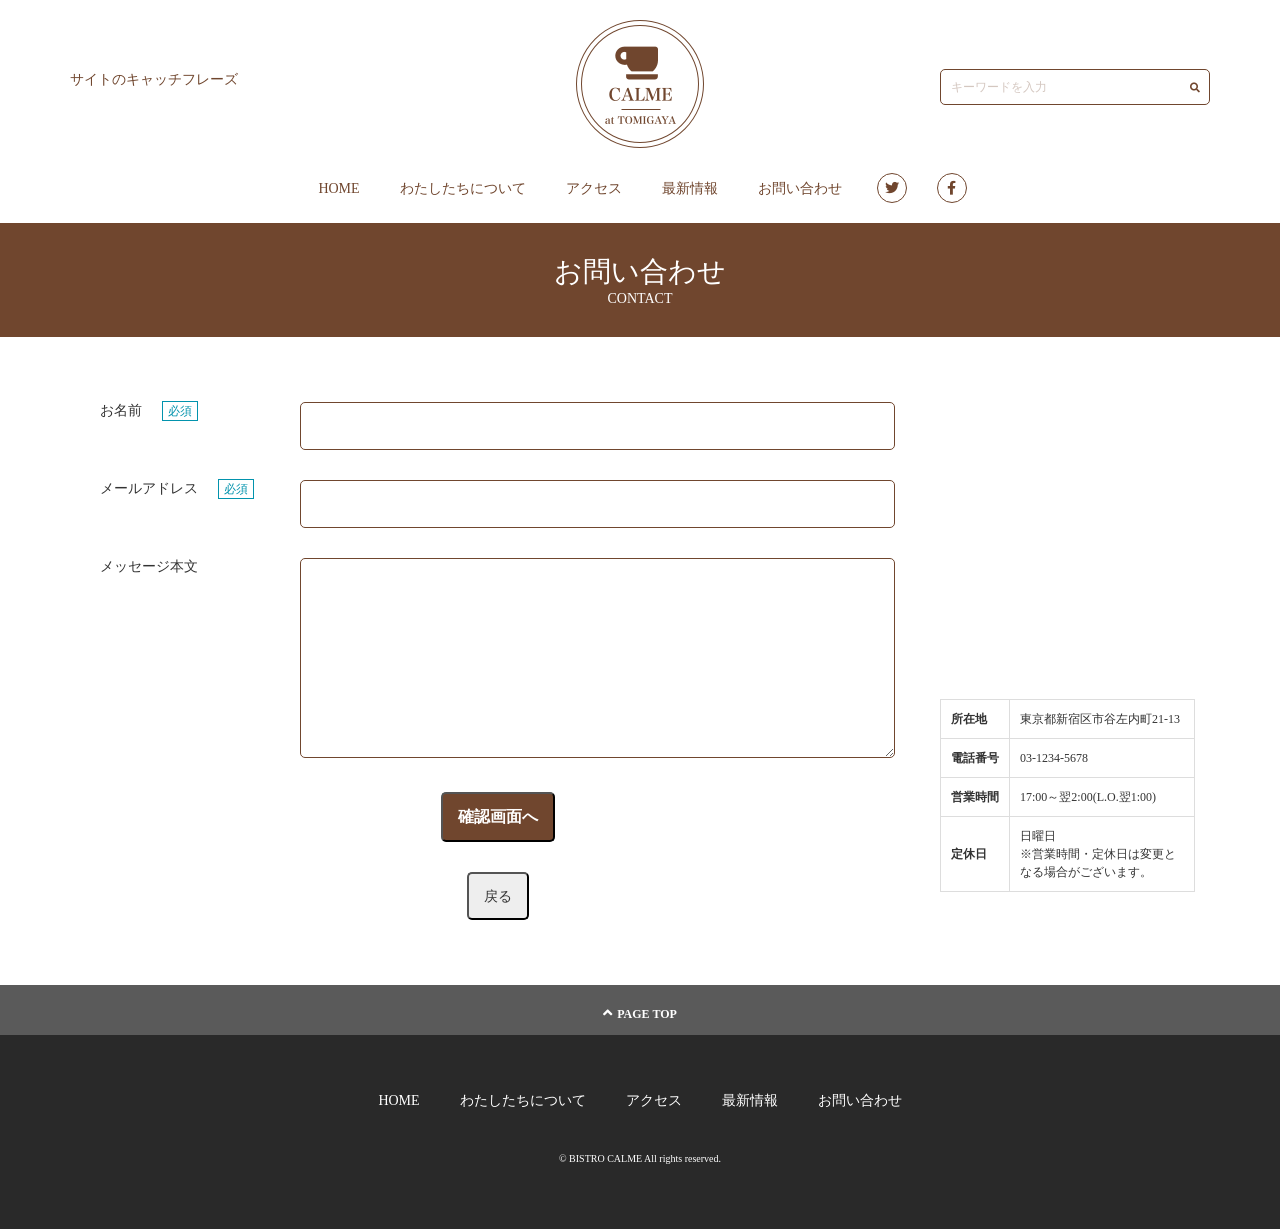
<file: Chap4/Sec03/html/contact-address.html>
<!DOCTYPE html>
<html lang="ja">
<head>
    <meta charset="UTF-8">
    <meta http-equiv="X-UA-Compatible" content="IE=edge,chrome=1">
    <meta name="viewport" content="width=device-width, initial-scale=1">
    <title>サンプルサイト</title>
    <link href="./assets/css/styles.min.css" rel="stylesheet">
    <link href="https://use.fontawesome.com/releases/v5.6.1/css/all.css" rel="stylesheet">
    <script src="https://code.jquery.com/jquery-3.4.1.min.js"></script>
    <script src="./assets/js/main.js"></script>
</head>
<body>
    <header class="header">
        <div class="header_inner">
            <div class="header_logo">
                <h1><a href="/"><img src="./assets/img/common/logo@2x.png" alt="BISTRO CALME"></a></h1>
            </div>

            <div class="header_desc"><p>サイトのキャッチフレーズ</p></div>

            <form class="header_search">
                <input type="text" placeholder="キーワードを入力">
                <i class="fas fa-search"></i>
            </form>
        </div>

        <div class="header_links">
            <nav class="gnav">
                <ul class="">
                    <li><a href="#">HOME</a></li>
                    <li><a href="#">わたしたちについて</a></li>
                    <li><a href="#">アクセス</a></li>
                    <li><a href="#">最新情報</a></li>
                    <li><a href="#">お問い合わせ</a></li>
                </ul>
            </nav>

            <ul class="header_sns">
                <li><a href="#"><i class="fab fa-twitter"></i></a></li>
                <li><a href="#"><i class="fab fa-facebook-f"></i></a></li>
            </ul>
        </div>

        <svg class="header_menu" xmlns="http://www.w3.org/2000/svg" xmlns:xlink="http://www.w3.org/1999/xlink" width="30" height="30" viewBox="0 0 30 30">
            <defs><clipPath id="clip-path"><rect width="30" height="30" fill="none"/></clipPath></defs>
            <g clip-path="url(#clip-path)">
                <rect class="header_border header_border-1" width="30" height="2" transform="translate(0 0)"/>
                <rect class="header_border header_border-2" width="30" height="2" transform="translate(0 10)"/>
                <rect class="header_border header_border-3" width="30" height="2" transform="translate(0 20)"/>
            </g>
        </svg>
    </header>

    <h2 class="pageTitle">お問い合わせ<span>CONTACT</span></h2>

    <main class="main">
        <div class="container">
            <div class="row">
                <div class="col-12 col-md-9">
                    <div class="content">

                        <form action="">
                            <div class="form">
                                <div class="form_row">
                                    <label class="form_label" for="fullname">お名前<span>必須</span></label>
                                    <div class="form_content">
                                        <input type="text" name="fullname" id="fullname">
                                    </div>
                                </div>

                                <div class="form_row">
                                    <label class="form_label" for="email">メールアドレス<span>必須</span></label>
                                    <div class="form_content">
                                        <input type="email" name="email" id="email">
                                    </div>
                                </div>

                                <div class="form_row">
                                    <label class="form_label" for="message">メッセージ本文</label>
                                    <div class="form_content">
                                        <textarea name="message" id="message"></textarea>
                                    </div>
                                </div>

                                <div class="form_row form_row-center">
                                    <input type="submit" name="send" value="確認画面へ" class="btn btn-send"/>
                                </div>

                                <div class="form_row form_row-center">
                                    <input type="submit" name="back" value="戻る" class="btn btn-back"/>
                                </div>
                            </div>
                        </form>

                    </div>
                </div>

                <div class="col-12 col-md-3">
                    <div class="address">
                        <div class="address_map">
                            <iframe src="https://www.google.com/maps/embed?pb=!1m14!1m8!1m3!1d3240.332798729691!2d139.7333802!3d35.6934272!3m2!1i1024!2i768!4f13.1!3m3!1m2!1s0x60188c5e412329bb%3A0x7db38e6732953dc!2z44CSMTYyLTA4NDYg5p2x5Lqs6YO95paw5a6_5Yy65biC6LC35bem5YaF55S677yS77yR4oiS77yR77yT!5e0!3m2!1sja!2sjp!4v1566456578905!5m2!1sja!2sjp" frameborder="0" style="border:0" allowfullscreen=""></iframe>
                        </div>
                        <table class="address_table">
                            <tbody>
                                <tr><th>所在地</th><td>東京都新宿区市谷左内町21-13</td></tr>
                                <tr><th>電話番号</th><td>03-1234-5678</td></tr>
                                <tr><th>営業時間</th><td>17:00～翌2:00(L.O.翌1:00)</td></tr>
                                <tr><th>定休日</th><td>日曜日<br>※営業時間・定休日は変更となる場合がございます。</td></tr>
                            </tbody>
                        </table>
                    </div>
                </div>
            </div>
        </div>
    </main>

    <div class="pagetop js-pagetop"><i class="fas fa-angle-up"></i>PAGE TOP</div>

    <footer class="footer">
        <div class="container">
            <div class="footer_inner">
                <nav>
                    <ul>
                        <li><a href="#">HOME</a></li>
                        <li><a href="#">わたしたちについて</a></li>
                        <li><a href="#">アクセス</a></li>
                        <li><a href="#">最新情報</a></li>
                        <li><a href="#">お問い合わせ</a></li>
                    </ul>
                </nav>
                <div class="footer_copyright">
                    <small>&copy; BISTRO CALME All rights reserved.</small>
                </div>
            </div>
        </div>
    </footer>

</body>
</html>
</file>
<file: Chap2/Sec07/html/assets/css/styles.min.css>
@charset "UTF-8";.c-border{color:#707070!important}.bg-c-border{background:#707070!important}.bg-c-border-opacity{background:rgba(112,112,112,0.7)!important}.bg-hover-c-border:hover{background:#707070!important}.font-c-border{color:#707070!important}.bg-font-c-border{color:#707070!important}.border-c-border{border-color:#707070!important}.border-top-c-border{border-top-color:#707070!important}.border-bottom-c-border{border-bottom-color:#707070!important}.border-left-c-border{border-left-color:#707070!important}.border-right-c-border{border-right-color:#707070!important}.brown{color:#70462E!important}.bg-brown{background:#70462E!important}.bg-brown-opacity{background:rgba(112,70,46,0.7)!important}.bg-hover-brown:hover{background:#70462E!important}.font-brown{color:#70462E!important}.bg-font-brown{color:#70462E!important}.border-brown{border-color:#70462E!important}.border-top-brown{border-top-color:#70462E!important}.border-bottom-brown{border-bottom-color:#70462E!important}.border-left-brown{border-left-color:#70462E!important}.border-right-brown{border-right-color:#70462E!important}.gray{color:#F5F5F5!important}.bg-gray{background:#F5F5F5!important}.bg-gray-opacity{background:rgba(245,245,245,0.7)!important}.bg-hover-gray:hover{background:#F5F5F5!important}.font-gray{color:#F5F5F5!important}.bg-font-gray{color:#F5F5F5!important}.border-gray{border-color:#F5F5F5!important}.border-top-gray{border-top-color:#F5F5F5!important}.border-bottom-gray{border-bottom-color:#F5F5F5!important}.border-left-gray{border-left-color:#F5F5F5!important}.border-right-gray{border-right-color:#F5F5F5!important}.black{color:#000!important}.bg-black{background:#000!important}.bg-black-opacity{background:rgba(0,0,0,0.7)!important}.bg-hover-black:hover{background:#000!important}.font-black{color:#000!important}.bg-font-black{color:#000!important}.border-black{border-color:#000!important}.border-top-black{border-top-color:#000!important}.border-bottom-black{border-bottom-color:#000!important}.border-left-black{border-left-color:#000!important}.border-right-black{border-right-color:#000!important}.white{color:#fff!important}.bg-white{background:#fff!important}.bg-white-opacity{background:rgba(255,255,255,0.7)!important}.bg-hover-white:hover{background:#fff!important}.font-white{color:#fff!important}.bg-font-white{color:#fff!important}.border-white{border-color:#fff!important}.border-top-white{border-top-color:#fff!important}.border-bottom-white{border-bottom-color:#fff!important}.border-left-white{border-left-color:#fff!important}.border-right-white{border-right-color:#fff!important}.transparent{color:rgba(255,255,255,0.3)!important}.bg-transparent{background:rgba(255,255,255,0.3)!important}.bg-transparent-opacity{background:rgba(255,255,255,0.7)!important}.bg-hover-transparent:hover{background:rgba(255,255,255,0.3)!important}.font-transparent{color:rgba(255,255,255,0.3)!important}.bg-font-transparent{color:rgba(255,255,255,0.3)!important}.border-transparent{border-color:rgba(255,255,255,0.3)!important}.border-top-transparent{border-top-color:rgba(255,255,255,0.3)!important}.border-bottom-transparent{border-bottom-color:rgba(255,255,255,0.3)!important}.border-left-transparent{border-left-color:rgba(255,255,255,0.3)!important}.border-right-transparent{border-right-color:rgba(255,255,255,0.3)!important}.topics{color:#0293AD!important}.bg-topics{background:#0293AD!important}.bg-topics-opacity{background:rgba(2,147,173,0.7)!important}.bg-hover-topics:hover{background:#0293AD!important}.font-topics{color:#0293AD!important}.bg-font-topics{color:#0293AD!important}.border-topics{border-color:#0293AD!important}.border-top-topics{border-top-color:#0293AD!important}.border-bottom-topics{border-bottom-color:#0293AD!important}.border-left-topics{border-left-color:#0293AD!important}.border-right-topics{border-right-color:#0293AD!important}.event{color:#C9AA00!important}.bg-event{background:#C9AA00!important}.bg-event-opacity{background:rgba(201,170,0,0.7)!important}.bg-hover-event:hover{background:#C9AA00!important}.font-event{color:#C9AA00!important}.bg-font-event{color:#C9AA00!important}.border-event{border-color:#C9AA00!important}.border-top-event{border-top-color:#C9AA00!important}.border-bottom-event{border-bottom-color:#C9AA00!important}.border-left-event{border-left-color:#C9AA00!important}.border-right-event{border-right-color:#C9AA00!important}.sky{color:#0293AD!important}.bg-sky{background:#0293AD!important}.bg-sky-opacity{background:rgba(2,147,173,0.7)!important}.bg-hover-sky:hover{background:#0293AD!important}.font-sky{color:#0293AD!important}.bg-font-sky{color:#0293AD!important}.border-sky{border-color:#0293AD!important}.border-top-sky{border-top-color:#0293AD!important}.border-bottom-sky{border-bottom-color:#0293AD!important}.border-left-sky{border-left-color:#0293AD!important}.border-right-sky{border-right-color:#0293AD!important}a,abbr,acronym,address,applet,article,b,big,blockquote,body,caption,center,cite,code,dd,del,dfn,div,dl,dt,em,fieldset,figcaption,figure,font,footer,form,h1,h2,h3,h4,h5,h6,header,html,i,iframe,img,ins,kbd,label,legend,li,nav,object,ol,p,pre,q,s,samp,section,small,span,strike,strong,sub,sup,table,tbody,td,tfoot,th,thead,tr,tt,u,ul,var{margin:0;padding:0;font-weight:normal;font-style:normal;-webkit-box-sizing:border-box;-o-box-sizing:border-box;-ms-box-sizing:border-box;box-sizing:border-box;-ms-text-size-adjust:100%;-webkit-text-size-adjust:100%}form input,form textarea{-webkit-box-sizing:border-box!important;-o-box-sizing:border-box!important;-ms-box-sizing:border-box!important;box-sizing:border-box!important}body{margin:0;padding:0;width:100%;-webkit-font-smoothing:subpixel-antialiased;-moz-osx-font-smoothing:unset}@media (-o-min-device-pixel-ratio:2/1),(-webkit-min-device-pixel-ratio:2),(min-resolution:2dppx),only screen and (-webkit-min-device-pixel-ratio:2){body{-webkit-font-smoothing:antialiased;-moz-osx-font-smoothing:grayscale}}html{width:100%;overflow-y:scroll;font-size:62.5%}img{border:none;-ms-interpolation-mode:bicubic}p{margin:0 0 1em 0}ol,ul{list-style:none;list-style-position:inside}ol li,ul li{margin-bottom:0.5em}dl{margin:0}dl dt{margin:0;font-weight:bold}dl dt a{font-weight:bold}dl dd{margin-bottom:0.5em}hr{border-color:#ddd;border-style:solid;border-width:1px 0 0 0;height:1px}hr.solid{border-style:solid;border-color:#ccc}hr.dotted{border-style:dotted;border-color:#ccc}hr.dashed{border-style:dashed;border-color:#bbb}hr.trans{border-color:transparent;margin:25px 0}table{border-collapse:collapse;border-spacing:0;empty-cells:show;font-size:inherit}span.highlight{font-weight:bold;color:#f79531}.cf,.clearfix{*zoom:1}.cf:after,.cf:before,.clearfix:after,.clearfix:before{content:" ";display:block;line-height:0}.cf:after,.clearfix:after{content:" ";display:block;clear:both}a:hover img.hover,span:hover img.hover{opacity:0.8}.b,img.b{display:block}img.auto{display:block;margin:0 auto}img.full{height:auto;width:100%}img.max{height:auto;max-width:100%}body{color:#333;font-family:游明朝,"Yu Mincho",YuMincho,"Hiragino Mincho ProN",HGS明朝E,メイリオ,Meiryo,serif}.font-normal{font-family:Helvetica Neue,Helvetica,Hiragino Sans,"ヒラギノ角ゴ ProN W3",Hiragino Kaku Gothic ProN,"メイリオ",Meiryo,sans-seri}button,input,select,textarea{font-family:arial,helvetica,clean,sans-serif;font-size:14px}@media only screen and (max-width:767px){button,input,select,textarea{font-size:14px}}code,kbd,pre,samp,tt{font-family:monospace;line-height:100%;font-size:14px}@media only screen and (max-width:767px){code,kbd,pre,samp,tt{font-size:14px}}blockquote,dl,ol,pre,td,th,ul{line-height:1.5;font-size:14px}@media only screen and (max-width:767px){blockquote,dl,ol,pre,td,th,ul{font-size:14px}}p{line-height:1.5;font-size:16px}@media only screen and (max-width:767px){p{font-size:16px}}dl,ol,ul{list-style-position:outside;font-size:14px}@media only screen and (max-width:767px){dl,ol,ul{font-size:14px}}.supp{font-size:12px}@media only screen and (max-width:767px){.supp{font-size:12px}}blockquote p,dd p,dl p,dt p,ol p,pre p,td p,th p,ul p{font-size:14px;padding:10px 0}@media only screen and (max-width:767px){blockquote p,dd p,dl p,dt p,ol p,pre p,td p,th p,ul p{font-size:14px}}.bold{font-weight:bold}em{font-weight:bold}b{font-weight:bold}a{color:#333;text-decoration:underline}a:hover{text-decoration:none}h1,h2,h3,h4,h5,h6{font-weight:bold;margin:0;padding:0}h1 a,h2 a,h3 a,h4 a,h5 a,h6 a{font-weight:bold}@media only screen and (max-width:767px){blockquote,dl,ol,pre,td,th,ul{font-size:12px}}@media only screen and (max-width:767px) and (max-width:767px){blockquote,dl,ol,pre,td,th,ul{font-size:12px}}@media only screen and (max-width:767px){p{font-size:12px;padding:5px 0}}@media only screen and (max-width:767px) and (max-width:767px){p{font-size:12px}}@media only screen and (max-width:767px){dl,ol,ul{font-size:12px}}@media only screen and (max-width:767px) and (max-width:767px){dl,ol,ul{font-size:12px}}@media only screen and (max-width:767px){.supp{font-size:10px}}@media only screen and (max-width:767px) and (max-width:767px){.supp{font-size:10px}}@media only screen and (max-width:767px){blockquote p,dd p,dl p,dt p,ol p,pre p,td p,th p,ul p{font-size:12px;padding:5px 0}}@media only screen and (max-width:767px) and (max-width:767px){blockquote p,dd p,dl p,dt p,ol p,pre p,td p,th p,ul p{font-size:12px}}.header .header_inner{width:100%;padding-right:15px;padding-left:15px;margin-right:auto;margin-left:auto;display:-webkit-box;display:-ms-flexbox;display:flex;-js-display:flex;-webkit-box-align:center;-ms-flex-align:center;align-items:center;-webkit-box-pack:justify;-ms-flex-pack:justify;justify-content:space-between;padding:20px 0 0}@media (min-width:576px){.header .header_inner{max-width:540px}}@media (min-width:768px){.header .header_inner{max-width:720px}}@media (min-width:992px){.header .header_inner{max-width:960px}}@media (min-width:1200px){.header .header_inner{max-width:1140px}}.header .header_desc{width:calc(50% - 100px);-webkit-box-ordinal-group:2;-ms-flex-order:1;order:1}.header .header_desc p{font-size:14px;color:#70462E}@media only screen and (max-width:767px){.header .header_desc p{font-size:14px}}.header .header_logo{width:200px;-webkit-box-ordinal-group:3;-ms-flex-order:2;order:2;text-align:center}.header .header_logo img{width:128px;height:128px}.header .header_search{width:calc(50% - 100px);-webkit-box-ordinal-group:4;-ms-flex-order:3;order:3;display:-webkit-box;display:-ms-flexbox;display:flex;-js-display:flex;-webkit-box-pack:end;-ms-flex-pack:end;justify-content:flex-end;-webkit-box-align:center;-ms-flex-align:center;align-items:center;position:relative;*zoom:1}.header .header_search:after,.header .header_search:before{content:" ";display:block;line-height:0}.header .header_search:after{content:" ";display:block;clear:both}.header .header_search input{width:270px;padding:10px;border-radius:5px 5px 5px 5px!important;font-size:12px;border:1px solid #70462E}@media only screen and (max-width:767px){.header .header_search input{font-size:12px}}.header .header_search input::-webkit-input-placeholder{color:rgba(112,70,46,0.3)}.header .header_search input::-moz-placeholder{color:rgba(112,70,46,0.3)}.header .header_search input:-ms-input-placeholder{color:rgba(112,70,46,0.3)}.header .header_search input::-ms-input-placeholder{color:rgba(112,70,46,0.3)}.header .header_search input::placeholder{color:rgba(112,70,46,0.3)}.header .header_search i,.header .header_search svg{position:absolute;right:10px;color:#70462E}.header .header_sns{display:-webkit-box;display:-ms-flexbox;display:flex;-js-display:flex;-webkit-box-pack:center;-ms-flex-pack:center;justify-content:center}.header .header_sns li{margin:0 15px!important;display:-webkit-box;display:-ms-flexbox;display:flex;-js-display:flex;-webkit-box-align:center;-ms-flex-align:center;align-items:center;-webkit-box-pack:center;-ms-flex-pack:center;justify-content:center;border:1px solid #70462E;border-radius:50%;width:30px;height:30px}.header .header_sns li a{color:#70462E}.header .header_sns li svg{color:#70462E}.header .header_links{background-color:#fff;display:-webkit-box;display:-ms-flexbox;display:flex;-js-display:flex;-webkit-box-align:center;-ms-flex-align:center;align-items:center;-webkit-box-pack:center;-ms-flex-pack:center;justify-content:center;padding:20px 0}.header .header_menu{display:none}.header.is-close .header_links{-webkit-transform:translateY(-100%);-ms-transform:translateY(-100%);transform:translateY(-100%)}.header.is-short .header_inner{display:none}.header.is-short .header_links{-webkit-transition:0.5s;-o-transition:0.5s;transition:0.5s;-webkit-transform:translateY(0);-ms-transform:translateY(0);transform:translateY(0);z-index:10000;position:fixed;width:100%;top:0;left:0}.header-sp{display:none}@media only screen and (max-width:767px){.header{display:-webkit-box;display:-ms-flexbox;display:flex;-js-display:flex;-webkit-box-align:center;-ms-flex-align:center;align-items:center;position:fixed;width:100%;background-color:#fff;z-index:97;padding:10px 0}.header .header_desc,.header .header_search{display:none}.header .header_inner{padding-top:0;padding-bottom:0}.header .header_logo{height:auto;margin:0 auto;text-align:center}.header .header_logo img{max-width:50px;height:auto}.header .header_sns{margin:0 auto}.header .header_links{display:block;height:100%;width:0;position:fixed;z-index:99;top:0;left:0;background-color:white;overflow-x:hidden;-webkit-transition:0.5s;-o-transition:0.5s;transition:0.5s;padding-top:70px}.header .header_links ul li{white-space:nowrap}.header .header_links.is-active{width:100%}.header .header_links.is-active .header_links_body{opacity:1}.header .header_menu{display:block;position:fixed;top:28px;left:22px;z-index:100;cursor:pointer}.header .header_menu .header_border{-webkit-transition:200ms all ease;-o-transition:200ms all ease;transition:200ms all ease}.header .header_menu.is-active .header_border-1{width:38px;-webkit-transform:translate(2px,1px) rotate(45deg);-ms-transform:translate(2px,1px) rotate(45deg);transform:translate(2px,1px) rotate(45deg)}.header .header_menu.is-active .header_border-2{width:0}.header .header_menu.is-active .header_border-3{width:38px;-webkit-transform:translate(1px,28px) rotate(-45deg);-ms-transform:translate(1px,28px) rotate(-45deg);transform:translate(1px,28px) rotate(-45deg)}}.gnav ul{display:-webkit-box;display:-ms-flexbox;display:flex;-js-display:flex;-webkit-box-align:center;-ms-flex-align:center;align-items:center;-webkit-box-pack:center;-ms-flex-pack:center;justify-content:center}.gnav ul li{padding:0 20px;margin:0}.gnav ul li a{text-decoration:none;color:#70462E;font-size:14px;position:relative;display:block}@media only screen and (max-width:767px){.gnav ul li a{font-size:14px}}.gnav ul li a:before{content:" ";display:block;width:0;height:1px;position:absolute;bottom:-2px;left:0;border-bottom:1px solid #70462E;-webkit-transition:all 300ms 0s ease;-o-transition:all 300ms 0s ease;transition:all 300ms 0s ease}.gnav ul li a:hover:before{width:100%}@media only screen and (max-width:767px){.gnav{display:block}.gnav ul{display:block}.gnav ul li{display:block;padding:20px 10px;margin:0;border-bottom:1px solid #70462E;position:relative}.gnav ul li svg{-webkit-transition:all 300ms 0s ease;-o-transition:all 300ms 0s ease;transition:all 300ms 0s ease;color:#707070;position:absolute;top:50%;right:15px;margin-top:-0.5em}.gnav ul li:last-child{border-bottom:none}}.l-slideNav{height:100%;width:0;position:fixed;z-index:99;top:0;left:0;background-color:white;overflow-x:hidden;-webkit-transition:0.5s;-o-transition:0.5s;transition:0.5s}.l-slideNav.-active{width:100%}.l-slideNav.-active .l-slideNav_body{opacity:1}.l-slideNav .l-slideNav_body{position:relative;top:15%;width:100%;padding:0 20px;-webkit-box-sizing:border-box;box-sizing:border-box;opacity:0;-webkit-transition:opacity 300ms 0.5s ease;-o-transition:opacity 300ms 0.5s ease;transition:opacity 300ms 0.5s ease}.l-slideNav a{display:block;font-size:14px;-webkit-transition:0.3s;-o-transition:0.3s;transition:0.3s;text-decoration:none}@media only screen and (max-width:767px){.l-slideNav a{font-size:14px}}.l-slideNav a:focus,.l-slideNav a:hover{color:#f1f1f1}.l-slideNav a.nav--sp__list__item__link{width:40%}.l-slideNav nav ul li{padding:20px 10px;margin:0;-webkit-box-sizing:border-box;box-sizing:border-box;border-bottom:1px solid #70462E;position:relative}.l-slideNav nav ul li svg{-webkit-transition:all 300ms 0s ease;-o-transition:all 300ms 0s ease;transition:all 300ms 0s ease;color:#707070;position:absolute;top:50%;right:15px;margin-top:-0.5em}.l-slideNav nav ul li:last-child{border-bottom:none}.footer{text-align:center;padding:50px 0;background:#292929}.footer nav ul{display:-webkit-box;display:-ms-flexbox;display:flex;-js-display:flex;-webkit-box-align:center;-ms-flex-align:center;align-items:center;-webkit-box-pack:center;-ms-flex-pack:center;justify-content:center;margin-bottom:15px}.footer nav ul li{padding:5px 20px}.footer nav ul li a{text-decoration:none;color:#fff;font-size:14px}@media only screen and (max-width:767px){.footer nav ul li a{font-size:14px}}.footer .footer_logo{padding:15px 0;text-align:center}.footer .footer_logo img{width:50%;height:50%}.footer .footer_copyright{color:#fff;padding:15px 0}.footer .footer_copyright small{font-size:10px}@media only screen and (max-width:767px){.footer .footer_copyright small{font-size:10px}}@media only screen and (max-width:767px){.footer nav ul{display:block;*zoom:1;margin:0 auto 15px}.footer nav ul:after,.footer nav ul:before{content:" ";display:block;line-height:0}.footer nav ul:after{content:" ";display:block;clear:both}.footer nav ul li{padding:5px 20px}.footer nav ul li a{text-decoration:none;color:#fff;font-size:14px}}@media only screen and (max-width:767px) and (max-width:767px){.footer nav ul li a{font-size:14px}}.content{font-size:16px
  /*!
   * Bootstrap Grid v4.0.0 (https://getbootstrap.com)
   * Copyright 2011-2018 The Bootstrap Authors
   * Copyright 2011-2018 Twitter, Inc.
   * Licensed under MIT (https://github.com/twbs/bootstrap/blob/master/LICENSE)
   */}@-ms-viewport{.content{width:device-width}}.content html{-webkit-box-sizing:border-box;box-sizing:border-box;-ms-overflow-style:scrollbar}.content *,.content :after,.content :before{-webkit-box-sizing:inherit;box-sizing:inherit}.content .container{width:100%;padding-right:15px;padding-left:15px;margin-right:auto;margin-left:auto}@media (min-width:576px){.content .container{max-width:540px}}@media (min-width:768px){.content .container{max-width:720px}}@media (min-width:992px){.content .container{max-width:960px}}@media (min-width:1200px){.content .container{max-width:1140px}}.content .container-fluid{width:100%;padding-right:15px;padding-left:15px;margin-right:auto;margin-left:auto}.content .row{display:-webkit-box;display:-ms-flexbox;display:flex;-ms-flex-wrap:wrap;flex-wrap:wrap;margin-right:-15px;margin-left:-15px}.content .no-gutters{margin-right:0;margin-left:0}.content .no-gutters>.col,.content .no-gutters>[class*=col-]{padding-right:0;padding-left:0}.content .col,.content .col-1,.content .col-2,.content .col-3,.content .col-4,.content .col-5,.content .col-6,.content .col-7,.content .col-8,.content .col-9,.content .col-10,.content .col-11,.content .col-12,.content .col-auto,.content .col-lg,.content .col-lg-1,.content .col-lg-2,.content .col-lg-3,.content .col-lg-4,.content .col-lg-5,.content .col-lg-6,.content .col-lg-7,.content .col-lg-8,.content .col-lg-9,.content .col-lg-10,.content .col-lg-11,.content .col-lg-12,.content .col-lg-auto,.content .col-md,.content .col-md-1,.content .col-md-2,.content .col-md-3,.content .col-md-4,.content .col-md-5,.content .col-md-6,.content .col-md-7,.content .col-md-8,.content .col-md-9,.content .col-md-10,.content .col-md-11,.content .col-md-12,.content .col-md-auto,.content .col-sm,.content .col-sm-1,.content .col-sm-2,.content .col-sm-3,.content .col-sm-4,.content .col-sm-5,.content .col-sm-6,.content .col-sm-7,.content .col-sm-8,.content .col-sm-9,.content .col-sm-10,.content .col-sm-11,.content .col-sm-12,.content .col-sm-auto,.content .col-xl,.content .col-xl-1,.content .col-xl-2,.content .col-xl-3,.content .col-xl-4,.content .col-xl-5,.content .col-xl-6,.content .col-xl-7,.content .col-xl-8,.content .col-xl-9,.content .col-xl-10,.content .col-xl-11,.content .col-xl-12,.content .col-xl-auto{position:relative;width:100%;min-height:1px;padding-right:15px;padding-left:15px}.content .col{-ms-flex-preferred-size:0;flex-basis:0;-webkit-box-flex:1;-ms-flex-positive:1;flex-grow:1;max-width:100%}.content .col-auto{-webkit-box-flex:0;-ms-flex:0 0 auto;flex:0 0 auto;width:auto;max-width:none}.content .col-1{-webkit-box-flex:0;-ms-flex:0 0 8.333333%;flex:0 0 8.333333%;max-width:8.333333%}.content .col-2{-webkit-box-flex:0;-ms-flex:0 0 16.666667%;flex:0 0 16.666667%;max-width:16.666667%}.content .col-3{-webkit-box-flex:0;-ms-flex:0 0 25%;flex:0 0 25%;max-width:25%}.content .col-4{-webkit-box-flex:0;-ms-flex:0 0 33.333333%;flex:0 0 33.333333%;max-width:33.333333%}.content .col-5{-webkit-box-flex:0;-ms-flex:0 0 41.666667%;flex:0 0 41.666667%;max-width:41.666667%}.content .col-6{-webkit-box-flex:0;-ms-flex:0 0 50%;flex:0 0 50%;max-width:50%}.content .col-7{-webkit-box-flex:0;-ms-flex:0 0 58.333333%;flex:0 0 58.333333%;max-width:58.333333%}.content .col-8{-webkit-box-flex:0;-ms-flex:0 0 66.666667%;flex:0 0 66.666667%;max-width:66.666667%}.content .col-9{-webkit-box-flex:0;-ms-flex:0 0 75%;flex:0 0 75%;max-width:75%}.content .col-10{-webkit-box-flex:0;-ms-flex:0 0 83.333333%;flex:0 0 83.333333%;max-width:83.333333%}.content .col-11{-webkit-box-flex:0;-ms-flex:0 0 91.666667%;flex:0 0 91.666667%;max-width:91.666667%}.content .col-12{-webkit-box-flex:0;-ms-flex:0 0 100%;flex:0 0 100%;max-width:100%}.content .order-first{-webkit-box-ordinal-group:0;-ms-flex-order:-1;order:-1}.content .order-last{-webkit-box-ordinal-group:14;-ms-flex-order:13;order:13}.content .order-0{-webkit-box-ordinal-group:1;-ms-flex-order:0;order:0}.content .order-1{-webkit-box-ordinal-group:2;-ms-flex-order:1;order:1}.content .order-2{-webkit-box-ordinal-group:3;-ms-flex-order:2;order:2}.content .order-3{-webkit-box-ordinal-group:4;-ms-flex-order:3;order:3}.content .order-4{-webkit-box-ordinal-group:5;-ms-flex-order:4;order:4}.content .order-5{-webkit-box-ordinal-group:6;-ms-flex-order:5;order:5}.content .order-6{-webkit-box-ordinal-group:7;-ms-flex-order:6;order:6}.content .order-7{-webkit-box-ordinal-group:8;-ms-flex-order:7;order:7}.content .order-8{-webkit-box-ordinal-group:9;-ms-flex-order:8;order:8}.content .order-9{-webkit-box-ordinal-group:10;-ms-flex-order:9;order:9}.content .order-10{-webkit-box-ordinal-group:11;-ms-flex-order:10;order:10}.content .order-11{-webkit-box-ordinal-group:12;-ms-flex-order:11;order:11}.content .order-12{-webkit-box-ordinal-group:13;-ms-flex-order:12;order:12}.content .offset-1{margin-left:8.333333%}.content .offset-2{margin-left:16.666667%}.content .offset-3{margin-left:25%}.content .offset-4{margin-left:33.333333%}.content .offset-5{margin-left:41.666667%}.content .offset-6{margin-left:50%}.content .offset-7{margin-left:58.333333%}.content .offset-8{margin-left:66.666667%}.content .offset-9{margin-left:75%}.content .offset-10{margin-left:83.333333%}.content .offset-11{margin-left:91.666667%}@media (min-width:576px){.content .col-sm{-ms-flex-preferred-size:0;flex-basis:0;-webkit-box-flex:1;-ms-flex-positive:1;flex-grow:1;max-width:100%}.content .col-sm-auto{-webkit-box-flex:0;-ms-flex:0 0 auto;flex:0 0 auto;width:auto;max-width:none}.content .col-sm-1{-webkit-box-flex:0;-ms-flex:0 0 8.333333%;flex:0 0 8.333333%;max-width:8.333333%}.content .col-sm-2{-webkit-box-flex:0;-ms-flex:0 0 16.666667%;flex:0 0 16.666667%;max-width:16.666667%}.content .col-sm-3{-webkit-box-flex:0;-ms-flex:0 0 25%;flex:0 0 25%;max-width:25%}.content .col-sm-4{-webkit-box-flex:0;-ms-flex:0 0 33.333333%;flex:0 0 33.333333%;max-width:33.333333%}.content .col-sm-5{-webkit-box-flex:0;-ms-flex:0 0 41.666667%;flex:0 0 41.666667%;max-width:41.666667%}.content .col-sm-6{-webkit-box-flex:0;-ms-flex:0 0 50%;flex:0 0 50%;max-width:50%}.content .col-sm-7{-webkit-box-flex:0;-ms-flex:0 0 58.333333%;flex:0 0 58.333333%;max-width:58.333333%}.content .col-sm-8{-webkit-box-flex:0;-ms-flex:0 0 66.666667%;flex:0 0 66.666667%;max-width:66.666667%}.content .col-sm-9{-webkit-box-flex:0;-ms-flex:0 0 75%;flex:0 0 75%;max-width:75%}.content .col-sm-10{-webkit-box-flex:0;-ms-flex:0 0 83.333333%;flex:0 0 83.333333%;max-width:83.333333%}.content .col-sm-11{-webkit-box-flex:0;-ms-flex:0 0 91.666667%;flex:0 0 91.666667%;max-width:91.666667%}.content .col-sm-12{-webkit-box-flex:0;-ms-flex:0 0 100%;flex:0 0 100%;max-width:100%}.content .order-sm-first{-webkit-box-ordinal-group:0;-ms-flex-order:-1;order:-1}.content .order-sm-last{-webkit-box-ordinal-group:14;-ms-flex-order:13;order:13}.content .order-sm-0{-webkit-box-ordinal-group:1;-ms-flex-order:0;order:0}.content .order-sm-1{-webkit-box-ordinal-group:2;-ms-flex-order:1;order:1}.content .order-sm-2{-webkit-box-ordinal-group:3;-ms-flex-order:2;order:2}.content .order-sm-3{-webkit-box-ordinal-group:4;-ms-flex-order:3;order:3}.content .order-sm-4{-webkit-box-ordinal-group:5;-ms-flex-order:4;order:4}.content .order-sm-5{-webkit-box-ordinal-group:6;-ms-flex-order:5;order:5}.content .order-sm-6{-webkit-box-ordinal-group:7;-ms-flex-order:6;order:6}.content .order-sm-7{-webkit-box-ordinal-group:8;-ms-flex-order:7;order:7}.content .order-sm-8{-webkit-box-ordinal-group:9;-ms-flex-order:8;order:8}.content .order-sm-9{-webkit-box-ordinal-group:10;-ms-flex-order:9;order:9}.content .order-sm-10{-webkit-box-ordinal-group:11;-ms-flex-order:10;order:10}.content .order-sm-11{-webkit-box-ordinal-group:12;-ms-flex-order:11;order:11}.content .order-sm-12{-webkit-box-ordinal-group:13;-ms-flex-order:12;order:12}.content .offset-sm-0{margin-left:0}.content .offset-sm-1{margin-left:8.333333%}.content .offset-sm-2{margin-left:16.666667%}.content .offset-sm-3{margin-left:25%}.content .offset-sm-4{margin-left:33.333333%}.content .offset-sm-5{margin-left:41.666667%}.content .offset-sm-6{margin-left:50%}.content .offset-sm-7{margin-left:58.333333%}.content .offset-sm-8{margin-left:66.666667%}.content .offset-sm-9{margin-left:75%}.content .offset-sm-10{margin-left:83.333333%}.content .offset-sm-11{margin-left:91.666667%}}@media (min-width:768px){.content .col-md{-ms-flex-preferred-size:0;flex-basis:0;-webkit-box-flex:1;-ms-flex-positive:1;flex-grow:1;max-width:100%}.content .col-md-auto{-webkit-box-flex:0;-ms-flex:0 0 auto;flex:0 0 auto;width:auto;max-width:none}.content .col-md-1{-webkit-box-flex:0;-ms-flex:0 0 8.333333%;flex:0 0 8.333333%;max-width:8.333333%}.content .col-md-2{-webkit-box-flex:0;-ms-flex:0 0 16.666667%;flex:0 0 16.666667%;max-width:16.666667%}.content .col-md-3{-webkit-box-flex:0;-ms-flex:0 0 25%;flex:0 0 25%;max-width:25%}.content .col-md-4{-webkit-box-flex:0;-ms-flex:0 0 33.333333%;flex:0 0 33.333333%;max-width:33.333333%}.content .col-md-5{-webkit-box-flex:0;-ms-flex:0 0 41.666667%;flex:0 0 41.666667%;max-width:41.666667%}.content .col-md-6{-webkit-box-flex:0;-ms-flex:0 0 50%;flex:0 0 50%;max-width:50%}.content .col-md-7{-webkit-box-flex:0;-ms-flex:0 0 58.333333%;flex:0 0 58.333333%;max-width:58.333333%}.content .col-md-8{-webkit-box-flex:0;-ms-flex:0 0 66.666667%;flex:0 0 66.666667%;max-width:66.666667%}.content .col-md-9{-webkit-box-flex:0;-ms-flex:0 0 75%;flex:0 0 75%;max-width:75%}.content .col-md-10{-webkit-box-flex:0;-ms-flex:0 0 83.333333%;flex:0 0 83.333333%;max-width:83.333333%}.content .col-md-11{-webkit-box-flex:0;-ms-flex:0 0 91.666667%;flex:0 0 91.666667%;max-width:91.666667%}.content .col-md-12{-webkit-box-flex:0;-ms-flex:0 0 100%;flex:0 0 100%;max-width:100%}.content .order-md-first{-webkit-box-ordinal-group:0;-ms-flex-order:-1;order:-1}.content .order-md-last{-webkit-box-ordinal-group:14;-ms-flex-order:13;order:13}.content .order-md-0{-webkit-box-ordinal-group:1;-ms-flex-order:0;order:0}.content .order-md-1{-webkit-box-ordinal-group:2;-ms-flex-order:1;order:1}.content .order-md-2{-webkit-box-ordinal-group:3;-ms-flex-order:2;order:2}.content .order-md-3{-webkit-box-ordinal-group:4;-ms-flex-order:3;order:3}.content .order-md-4{-webkit-box-ordinal-group:5;-ms-flex-order:4;order:4}.content .order-md-5{-webkit-box-ordinal-group:6;-ms-flex-order:5;order:5}.content .order-md-6{-webkit-box-ordinal-group:7;-ms-flex-order:6;order:6}.content .order-md-7{-webkit-box-ordinal-group:8;-ms-flex-order:7;order:7}.content .order-md-8{-webkit-box-ordinal-group:9;-ms-flex-order:8;order:8}.content .order-md-9{-webkit-box-ordinal-group:10;-ms-flex-order:9;order:9}.content .order-md-10{-webkit-box-ordinal-group:11;-ms-flex-order:10;order:10}.content .order-md-11{-webkit-box-ordinal-group:12;-ms-flex-order:11;order:11}.content .order-md-12{-webkit-box-ordinal-group:13;-ms-flex-order:12;order:12}.content .offset-md-0{margin-left:0}.content .offset-md-1{margin-left:8.333333%}.content .offset-md-2{margin-left:16.666667%}.content .offset-md-3{margin-left:25%}.content .offset-md-4{margin-left:33.333333%}.content .offset-md-5{margin-left:41.666667%}.content .offset-md-6{margin-left:50%}.content .offset-md-7{margin-left:58.333333%}.content .offset-md-8{margin-left:66.666667%}.content .offset-md-9{margin-left:75%}.content .offset-md-10{margin-left:83.333333%}.content .offset-md-11{margin-left:91.666667%}}@media (min-width:992px){.content .col-lg{-ms-flex-preferred-size:0;flex-basis:0;-webkit-box-flex:1;-ms-flex-positive:1;flex-grow:1;max-width:100%}.content .col-lg-auto{-webkit-box-flex:0;-ms-flex:0 0 auto;flex:0 0 auto;width:auto;max-width:none}.content .col-lg-1{-webkit-box-flex:0;-ms-flex:0 0 8.333333%;flex:0 0 8.333333%;max-width:8.333333%}.content .col-lg-2{-webkit-box-flex:0;-ms-flex:0 0 16.666667%;flex:0 0 16.666667%;max-width:16.666667%}.content .col-lg-3{-webkit-box-flex:0;-ms-flex:0 0 25%;flex:0 0 25%;max-width:25%}.content .col-lg-4{-webkit-box-flex:0;-ms-flex:0 0 33.333333%;flex:0 0 33.333333%;max-width:33.333333%}.content .col-lg-5{-webkit-box-flex:0;-ms-flex:0 0 41.666667%;flex:0 0 41.666667%;max-width:41.666667%}.content .col-lg-6{-webkit-box-flex:0;-ms-flex:0 0 50%;flex:0 0 50%;max-width:50%}.content .col-lg-7{-webkit-box-flex:0;-ms-flex:0 0 58.333333%;flex:0 0 58.333333%;max-width:58.333333%}.content .col-lg-8{-webkit-box-flex:0;-ms-flex:0 0 66.666667%;flex:0 0 66.666667%;max-width:66.666667%}.content .col-lg-9{-webkit-box-flex:0;-ms-flex:0 0 75%;flex:0 0 75%;max-width:75%}.content .col-lg-10{-webkit-box-flex:0;-ms-flex:0 0 83.333333%;flex:0 0 83.333333%;max-width:83.333333%}.content .col-lg-11{-webkit-box-flex:0;-ms-flex:0 0 91.666667%;flex:0 0 91.666667%;max-width:91.666667%}.content .col-lg-12{-webkit-box-flex:0;-ms-flex:0 0 100%;flex:0 0 100%;max-width:100%}.content .order-lg-first{-webkit-box-ordinal-group:0;-ms-flex-order:-1;order:-1}.content .order-lg-last{-webkit-box-ordinal-group:14;-ms-flex-order:13;order:13}.content .order-lg-0{-webkit-box-ordinal-group:1;-ms-flex-order:0;order:0}.content .order-lg-1{-webkit-box-ordinal-group:2;-ms-flex-order:1;order:1}.content .order-lg-2{-webkit-box-ordinal-group:3;-ms-flex-order:2;order:2}.content .order-lg-3{-webkit-box-ordinal-group:4;-ms-flex-order:3;order:3}.content .order-lg-4{-webkit-box-ordinal-group:5;-ms-flex-order:4;order:4}.content .order-lg-5{-webkit-box-ordinal-group:6;-ms-flex-order:5;order:5}.content .order-lg-6{-webkit-box-ordinal-group:7;-ms-flex-order:6;order:6}.content .order-lg-7{-webkit-box-ordinal-group:8;-ms-flex-order:7;order:7}.content .order-lg-8{-webkit-box-ordinal-group:9;-ms-flex-order:8;order:8}.content .order-lg-9{-webkit-box-ordinal-group:10;-ms-flex-order:9;order:9}.content .order-lg-10{-webkit-box-ordinal-group:11;-ms-flex-order:10;order:10}.content .order-lg-11{-webkit-box-ordinal-group:12;-ms-flex-order:11;order:11}.content .order-lg-12{-webkit-box-ordinal-group:13;-ms-flex-order:12;order:12}.content .offset-lg-0{margin-left:0}.content .offset-lg-1{margin-left:8.333333%}.content .offset-lg-2{margin-left:16.666667%}.content .offset-lg-3{margin-left:25%}.content .offset-lg-4{margin-left:33.333333%}.content .offset-lg-5{margin-left:41.666667%}.content .offset-lg-6{margin-left:50%}.content .offset-lg-7{margin-left:58.333333%}.content .offset-lg-8{margin-left:66.666667%}.content .offset-lg-9{margin-left:75%}.content .offset-lg-10{margin-left:83.333333%}.content .offset-lg-11{margin-left:91.666667%}}@media (min-width:1200px){.content .col-xl{-ms-flex-preferred-size:0;flex-basis:0;-webkit-box-flex:1;-ms-flex-positive:1;flex-grow:1;max-width:100%}.content .col-xl-auto{-webkit-box-flex:0;-ms-flex:0 0 auto;flex:0 0 auto;width:auto;max-width:none}.content .col-xl-1{-webkit-box-flex:0;-ms-flex:0 0 8.333333%;flex:0 0 8.333333%;max-width:8.333333%}.content .col-xl-2{-webkit-box-flex:0;-ms-flex:0 0 16.666667%;flex:0 0 16.666667%;max-width:16.666667%}.content .col-xl-3{-webkit-box-flex:0;-ms-flex:0 0 25%;flex:0 0 25%;max-width:25%}.content .col-xl-4{-webkit-box-flex:0;-ms-flex:0 0 33.333333%;flex:0 0 33.333333%;max-width:33.333333%}.content .col-xl-5{-webkit-box-flex:0;-ms-flex:0 0 41.666667%;flex:0 0 41.666667%;max-width:41.666667%}.content .col-xl-6{-webkit-box-flex:0;-ms-flex:0 0 50%;flex:0 0 50%;max-width:50%}.content .col-xl-7{-webkit-box-flex:0;-ms-flex:0 0 58.333333%;flex:0 0 58.333333%;max-width:58.333333%}.content .col-xl-8{-webkit-box-flex:0;-ms-flex:0 0 66.666667%;flex:0 0 66.666667%;max-width:66.666667%}.content .col-xl-9{-webkit-box-flex:0;-ms-flex:0 0 75%;flex:0 0 75%;max-width:75%}.content .col-xl-10{-webkit-box-flex:0;-ms-flex:0 0 83.333333%;flex:0 0 83.333333%;max-width:83.333333%}.content .col-xl-11{-webkit-box-flex:0;-ms-flex:0 0 91.666667%;flex:0 0 91.666667%;max-width:91.666667%}.content .col-xl-12{-webkit-box-flex:0;-ms-flex:0 0 100%;flex:0 0 100%;max-width:100%}.content .order-xl-first{-webkit-box-ordinal-group:0;-ms-flex-order:-1;order:-1}.content .order-xl-last{-webkit-box-ordinal-group:14;-ms-flex-order:13;order:13}.content .order-xl-0{-webkit-box-ordinal-group:1;-ms-flex-order:0;order:0}.content .order-xl-1{-webkit-box-ordinal-group:2;-ms-flex-order:1;order:1}.content .order-xl-2{-webkit-box-ordinal-group:3;-ms-flex-order:2;order:2}.content .order-xl-3{-webkit-box-ordinal-group:4;-ms-flex-order:3;order:3}.content .order-xl-4{-webkit-box-ordinal-group:5;-ms-flex-order:4;order:4}.content .order-xl-5{-webkit-box-ordinal-group:6;-ms-flex-order:5;order:5}.content .order-xl-6{-webkit-box-ordinal-group:7;-ms-flex-order:6;order:6}.content .order-xl-7{-webkit-box-ordinal-group:8;-ms-flex-order:7;order:7}.content .order-xl-8{-webkit-box-ordinal-group:9;-ms-flex-order:8;order:8}.content .order-xl-9{-webkit-box-ordinal-group:10;-ms-flex-order:9;order:9}.content .order-xl-10{-webkit-box-ordinal-group:11;-ms-flex-order:10;order:10}.content .order-xl-11{-webkit-box-ordinal-group:12;-ms-flex-order:11;order:11}.content .order-xl-12{-webkit-box-ordinal-group:13;-ms-flex-order:12;order:12}.content .offset-xl-0{margin-left:0}.content .offset-xl-1{margin-left:8.333333%}.content .offset-xl-2{margin-left:16.666667%}.content .offset-xl-3{margin-left:25%}.content .offset-xl-4{margin-left:33.333333%}.content .offset-xl-5{margin-left:41.666667%}.content .offset-xl-6{margin-left:50%}.content .offset-xl-7{margin-left:58.333333%}.content .offset-xl-8{margin-left:66.666667%}.content .offset-xl-9{margin-left:75%}.content .offset-xl-10{margin-left:83.333333%}.content .offset-xl-11{margin-left:91.666667%}}.content .d-none{display:none!important}.content .d-inline{display:inline!important}.content .d-inline-block{display:inline-block!important}.content .d-block{display:block!important}.content .d-table{display:table!important}.content .d-table-row{display:table-row!important}.content .d-table-cell{display:table-cell!important}.content .d-flex{display:-webkit-box!important;display:-ms-flexbox!important;display:flex!important}.content .d-inline-flex{display:-webkit-inline-box!important;display:-ms-inline-flexbox!important;display:inline-flex!important}@media (min-width:576px){.content .d-sm-none{display:none!important}.content .d-sm-inline{display:inline!important}.content .d-sm-inline-block{display:inline-block!important}.content .d-sm-block{display:block!important}.content .d-sm-table{display:table!important}.content .d-sm-table-row{display:table-row!important}.content .d-sm-table-cell{display:table-cell!important}.content .d-sm-flex{display:-webkit-box!important;display:-ms-flexbox!important;display:flex!important}.content .d-sm-inline-flex{display:-webkit-inline-box!important;display:-ms-inline-flexbox!important;display:inline-flex!important}}@media (min-width:768px){.content .d-md-none{display:none!important}.content .d-md-inline{display:inline!important}.content .d-md-inline-block{display:inline-block!important}.content .d-md-block{display:block!important}.content .d-md-table{display:table!important}.content .d-md-table-row{display:table-row!important}.content .d-md-table-cell{display:table-cell!important}.content .d-md-flex{display:-webkit-box!important;display:-ms-flexbox!important;display:flex!important}.content .d-md-inline-flex{display:-webkit-inline-box!important;display:-ms-inline-flexbox!important;display:inline-flex!important}}@media (min-width:992px){.content .d-lg-none{display:none!important}.content .d-lg-inline{display:inline!important}.content .d-lg-inline-block{display:inline-block!important}.content .d-lg-block{display:block!important}.content .d-lg-table{display:table!important}.content .d-lg-table-row{display:table-row!important}.content .d-lg-table-cell{display:table-cell!important}.content .d-lg-flex{display:-webkit-box!important;display:-ms-flexbox!important;display:flex!important}.content .d-lg-inline-flex{display:-webkit-inline-box!important;display:-ms-inline-flexbox!important;display:inline-flex!important}}@media (min-width:1200px){.content .d-xl-none{display:none!important}.content .d-xl-inline{display:inline!important}.content .d-xl-inline-block{display:inline-block!important}.content .d-xl-block{display:block!important}.content .d-xl-table{display:table!important}.content .d-xl-table-row{display:table-row!important}.content .d-xl-table-cell{display:table-cell!important}.content .d-xl-flex{display:-webkit-box!important;display:-ms-flexbox!important;display:flex!important}.content .d-xl-inline-flex{display:-webkit-inline-box!important;display:-ms-inline-flexbox!important;display:inline-flex!important}}@media print{.content .d-print-none{display:none!important}.content .d-print-inline{display:inline!important}.content .d-print-inline-block{display:inline-block!important}.content .d-print-block{display:block!important}.content .d-print-table{display:table!important}.content .d-print-table-row{display:table-row!important}.content .d-print-table-cell{display:table-cell!important}.content .d-print-flex{display:-webkit-box!important;display:-ms-flexbox!important;display:flex!important}.content .d-print-inline-flex{display:-webkit-inline-box!important;display:-ms-inline-flexbox!important;display:inline-flex!important}}.content .flex-row{-webkit-box-orient:horizontal!important;-webkit-box-direction:normal!important;-ms-flex-direction:row!important;flex-direction:row!important}.content .flex-column{-webkit-box-orient:vertical!important;-webkit-box-direction:normal!important;-ms-flex-direction:column!important;flex-direction:column!important}.content .flex-row-reverse{-webkit-box-orient:horizontal!important;-webkit-box-direction:reverse!important;-ms-flex-direction:row-reverse!important;flex-direction:row-reverse!important}.content .flex-column-reverse{-webkit-box-orient:vertical!important;-webkit-box-direction:reverse!important;-ms-flex-direction:column-reverse!important;flex-direction:column-reverse!important}.content .flex-wrap{-ms-flex-wrap:wrap!important;flex-wrap:wrap!important}.content .flex-nowrap{-ms-flex-wrap:nowrap!important;flex-wrap:nowrap!important}.content .flex-wrap-reverse{-ms-flex-wrap:wrap-reverse!important;flex-wrap:wrap-reverse!important}.content .justify-content-start{-webkit-box-pack:start!important;-ms-flex-pack:start!important;justify-content:flex-start!important}.content .justify-content-end{-webkit-box-pack:end!important;-ms-flex-pack:end!important;justify-content:flex-end!important}.content .justify-content-center{-webkit-box-pack:center!important;-ms-flex-pack:center!important;justify-content:center!important}.content .justify-content-between{-webkit-box-pack:justify!important;-ms-flex-pack:justify!important;justify-content:space-between!important}.content .justify-content-around{-ms-flex-pack:distribute!important;justify-content:space-around!important}.content .align-items-start{-webkit-box-align:start!important;-ms-flex-align:start!important;align-items:flex-start!important}.content .align-items-end{-webkit-box-align:end!important;-ms-flex-align:end!important;align-items:flex-end!important}.content .align-items-center{-webkit-box-align:center!important;-ms-flex-align:center!important;align-items:center!important}.content .align-items-baseline{-webkit-box-align:baseline!important;-ms-flex-align:baseline!important;align-items:baseline!important}.content .align-items-stretch{-webkit-box-align:stretch!important;-ms-flex-align:stretch!important;align-items:stretch!important}.content .align-content-start{-ms-flex-line-pack:start!important;align-content:flex-start!important}.content .align-content-end{-ms-flex-line-pack:end!important;align-content:flex-end!important}.content .align-content-center{-ms-flex-line-pack:center!important;align-content:center!important}.content .align-content-between{-ms-flex-line-pack:justify!important;align-content:space-between!important}.content .align-content-around{-ms-flex-line-pack:distribute!important;align-content:space-around!important}.content .align-content-stretch{-ms-flex-line-pack:stretch!important;align-content:stretch!important}.content .align-self-auto{-ms-flex-item-align:auto!important;-ms-grid-row-align:auto!important;align-self:auto!important}.content .align-self-start{-ms-flex-item-align:start!important;align-self:flex-start!important}.content .align-self-end{-ms-flex-item-align:end!important;align-self:flex-end!important}.content .align-self-center{-ms-flex-item-align:center!important;-ms-grid-row-align:center!important;align-self:center!important}.content .align-self-baseline{-ms-flex-item-align:baseline!important;align-self:baseline!important}.content .align-self-stretch{-ms-flex-item-align:stretch!important;-ms-grid-row-align:stretch!important;align-self:stretch!important}@media (min-width:576px){.content .flex-sm-row{-webkit-box-orient:horizontal!important;-webkit-box-direction:normal!important;-ms-flex-direction:row!important;flex-direction:row!important}.content .flex-sm-column{-webkit-box-orient:vertical!important;-webkit-box-direction:normal!important;-ms-flex-direction:column!important;flex-direction:column!important}.content .flex-sm-row-reverse{-webkit-box-orient:horizontal!important;-webkit-box-direction:reverse!important;-ms-flex-direction:row-reverse!important;flex-direction:row-reverse!important}.content .flex-sm-column-reverse{-webkit-box-orient:vertical!important;-webkit-box-direction:reverse!important;-ms-flex-direction:column-reverse!important;flex-direction:column-reverse!important}.content .flex-sm-wrap{-ms-flex-wrap:wrap!important;flex-wrap:wrap!important}.content .flex-sm-nowrap{-ms-flex-wrap:nowrap!important;flex-wrap:nowrap!important}.content .flex-sm-wrap-reverse{-ms-flex-wrap:wrap-reverse!important;flex-wrap:wrap-reverse!important}.content .justify-content-sm-start{-webkit-box-pack:start!important;-ms-flex-pack:start!important;justify-content:flex-start!important}.content .justify-content-sm-end{-webkit-box-pack:end!important;-ms-flex-pack:end!important;justify-content:flex-end!important}.content .justify-content-sm-center{-webkit-box-pack:center!important;-ms-flex-pack:center!important;justify-content:center!important}.content .justify-content-sm-between{-webkit-box-pack:justify!important;-ms-flex-pack:justify!important;justify-content:space-between!important}.content .justify-content-sm-around{-ms-flex-pack:distribute!important;justify-content:space-around!important}.content .align-items-sm-start{-webkit-box-align:start!important;-ms-flex-align:start!important;align-items:flex-start!important}.content .align-items-sm-end{-webkit-box-align:end!important;-ms-flex-align:end!important;align-items:flex-end!important}.content .align-items-sm-center{-webkit-box-align:center!important;-ms-flex-align:center!important;align-items:center!important}.content .align-items-sm-baseline{-webkit-box-align:baseline!important;-ms-flex-align:baseline!important;align-items:baseline!important}.content .align-items-sm-stretch{-webkit-box-align:stretch!important;-ms-flex-align:stretch!important;align-items:stretch!important}.content .align-content-sm-start{-ms-flex-line-pack:start!important;align-content:flex-start!important}.content .align-content-sm-end{-ms-flex-line-pack:end!important;align-content:flex-end!important}.content .align-content-sm-center{-ms-flex-line-pack:center!important;align-content:center!important}.content .align-content-sm-between{-ms-flex-line-pack:justify!important;align-content:space-between!important}.content .align-content-sm-around{-ms-flex-line-pack:distribute!important;align-content:space-around!important}.content .align-content-sm-stretch{-ms-flex-line-pack:stretch!important;align-content:stretch!important}.content .align-self-sm-auto{-ms-flex-item-align:auto!important;-ms-grid-row-align:auto!important;align-self:auto!important}.content .align-self-sm-start{-ms-flex-item-align:start!important;align-self:flex-start!important}.content .align-self-sm-end{-ms-flex-item-align:end!important;align-self:flex-end!important}.content .align-self-sm-center{-ms-flex-item-align:center!important;-ms-grid-row-align:center!important;align-self:center!important}.content .align-self-sm-baseline{-ms-flex-item-align:baseline!important;align-self:baseline!important}.content .align-self-sm-stretch{-ms-flex-item-align:stretch!important;-ms-grid-row-align:stretch!important;align-self:stretch!important}}@media (min-width:768px){.content .flex-md-row{-webkit-box-orient:horizontal!important;-webkit-box-direction:normal!important;-ms-flex-direction:row!important;flex-direction:row!important}.content .flex-md-column{-webkit-box-orient:vertical!important;-webkit-box-direction:normal!important;-ms-flex-direction:column!important;flex-direction:column!important}.content .flex-md-row-reverse{-webkit-box-orient:horizontal!important;-webkit-box-direction:reverse!important;-ms-flex-direction:row-reverse!important;flex-direction:row-reverse!important}.content .flex-md-column-reverse{-webkit-box-orient:vertical!important;-webkit-box-direction:reverse!important;-ms-flex-direction:column-reverse!important;flex-direction:column-reverse!important}.content .flex-md-wrap{-ms-flex-wrap:wrap!important;flex-wrap:wrap!important}.content .flex-md-nowrap{-ms-flex-wrap:nowrap!important;flex-wrap:nowrap!important}.content .flex-md-wrap-reverse{-ms-flex-wrap:wrap-reverse!important;flex-wrap:wrap-reverse!important}.content .justify-content-md-start{-webkit-box-pack:start!important;-ms-flex-pack:start!important;justify-content:flex-start!important}.content .justify-content-md-end{-webkit-box-pack:end!important;-ms-flex-pack:end!important;justify-content:flex-end!important}.content .justify-content-md-center{-webkit-box-pack:center!important;-ms-flex-pack:center!important;justify-content:center!important}.content .justify-content-md-between{-webkit-box-pack:justify!important;-ms-flex-pack:justify!important;justify-content:space-between!important}.content .justify-content-md-around{-ms-flex-pack:distribute!important;justify-content:space-around!important}.content .align-items-md-start{-webkit-box-align:start!important;-ms-flex-align:start!important;align-items:flex-start!important}.content .align-items-md-end{-webkit-box-align:end!important;-ms-flex-align:end!important;align-items:flex-end!important}.content .align-items-md-center{-webkit-box-align:center!important;-ms-flex-align:center!important;align-items:center!important}.content .align-items-md-baseline{-webkit-box-align:baseline!important;-ms-flex-align:baseline!important;align-items:baseline!important}.content .align-items-md-stretch{-webkit-box-align:stretch!important;-ms-flex-align:stretch!important;align-items:stretch!important}.content .align-content-md-start{-ms-flex-line-pack:start!important;align-content:flex-start!important}.content .align-content-md-end{-ms-flex-line-pack:end!important;align-content:flex-end!important}.content .align-content-md-center{-ms-flex-line-pack:center!important;align-content:center!important}.content .align-content-md-between{-ms-flex-line-pack:justify!important;align-content:space-between!important}.content .align-content-md-around{-ms-flex-line-pack:distribute!important;align-content:space-around!important}.content .align-content-md-stretch{-ms-flex-line-pack:stretch!important;align-content:stretch!important}.content .align-self-md-auto{-ms-flex-item-align:auto!important;-ms-grid-row-align:auto!important;align-self:auto!important}.content .align-self-md-start{-ms-flex-item-align:start!important;align-self:flex-start!important}.content .align-self-md-end{-ms-flex-item-align:end!important;align-self:flex-end!important}.content .align-self-md-center{-ms-flex-item-align:center!important;-ms-grid-row-align:center!important;align-self:center!important}.content .align-self-md-baseline{-ms-flex-item-align:baseline!important;align-self:baseline!important}.content .align-self-md-stretch{-ms-flex-item-align:stretch!important;-ms-grid-row-align:stretch!important;align-self:stretch!important}}@media (min-width:992px){.content .flex-lg-row{-webkit-box-orient:horizontal!important;-webkit-box-direction:normal!important;-ms-flex-direction:row!important;flex-direction:row!important}.content .flex-lg-column{-webkit-box-orient:vertical!important;-webkit-box-direction:normal!important;-ms-flex-direction:column!important;flex-direction:column!important}.content .flex-lg-row-reverse{-webkit-box-orient:horizontal!important;-webkit-box-direction:reverse!important;-ms-flex-direction:row-reverse!important;flex-direction:row-reverse!important}.content .flex-lg-column-reverse{-webkit-box-orient:vertical!important;-webkit-box-direction:reverse!important;-ms-flex-direction:column-reverse!important;flex-direction:column-reverse!important}.content .flex-lg-wrap{-ms-flex-wrap:wrap!important;flex-wrap:wrap!important}.content .flex-lg-nowrap{-ms-flex-wrap:nowrap!important;flex-wrap:nowrap!important}.content .flex-lg-wrap-reverse{-ms-flex-wrap:wrap-reverse!important;flex-wrap:wrap-reverse!important}.content .justify-content-lg-start{-webkit-box-pack:start!important;-ms-flex-pack:start!important;justify-content:flex-start!important}.content .justify-content-lg-end{-webkit-box-pack:end!important;-ms-flex-pack:end!important;justify-content:flex-end!important}.content .justify-content-lg-center{-webkit-box-pack:center!important;-ms-flex-pack:center!important;justify-content:center!important}.content .justify-content-lg-between{-webkit-box-pack:justify!important;-ms-flex-pack:justify!important;justify-content:space-between!important}.content .justify-content-lg-around{-ms-flex-pack:distribute!important;justify-content:space-around!important}.content .align-items-lg-start{-webkit-box-align:start!important;-ms-flex-align:start!important;align-items:flex-start!important}.content .align-items-lg-end{-webkit-box-align:end!important;-ms-flex-align:end!important;align-items:flex-end!important}.content .align-items-lg-center{-webkit-box-align:center!important;-ms-flex-align:center!important;align-items:center!important}.content .align-items-lg-baseline{-webkit-box-align:baseline!important;-ms-flex-align:baseline!important;align-items:baseline!important}.content .align-items-lg-stretch{-webkit-box-align:stretch!important;-ms-flex-align:stretch!important;align-items:stretch!important}.content .align-content-lg-start{-ms-flex-line-pack:start!important;align-content:flex-start!important}.content .align-content-lg-end{-ms-flex-line-pack:end!important;align-content:flex-end!important}.content .align-content-lg-center{-ms-flex-line-pack:center!important;align-content:center!important}.content .align-content-lg-between{-ms-flex-line-pack:justify!important;align-content:space-between!important}.content .align-content-lg-around{-ms-flex-line-pack:distribute!important;align-content:space-around!important}.content .align-content-lg-stretch{-ms-flex-line-pack:stretch!important;align-content:stretch!important}.content .align-self-lg-auto{-ms-flex-item-align:auto!important;-ms-grid-row-align:auto!important;align-self:auto!important}.content .align-self-lg-start{-ms-flex-item-align:start!important;align-self:flex-start!important}.content .align-self-lg-end{-ms-flex-item-align:end!important;align-self:flex-end!important}.content .align-self-lg-center{-ms-flex-item-align:center!important;-ms-grid-row-align:center!important;align-self:center!important}.content .align-self-lg-baseline{-ms-flex-item-align:baseline!important;align-self:baseline!important}.content .align-self-lg-stretch{-ms-flex-item-align:stretch!important;-ms-grid-row-align:stretch!important;align-self:stretch!important}}@media (min-width:1200px){.content .flex-xl-row{-webkit-box-orient:horizontal!important;-webkit-box-direction:normal!important;-ms-flex-direction:row!important;flex-direction:row!important}.content .flex-xl-column{-webkit-box-orient:vertical!important;-webkit-box-direction:normal!important;-ms-flex-direction:column!important;flex-direction:column!important}.content .flex-xl-row-reverse{-webkit-box-orient:horizontal!important;-webkit-box-direction:reverse!important;-ms-flex-direction:row-reverse!important;flex-direction:row-reverse!important}.content .flex-xl-column-reverse{-webkit-box-orient:vertical!important;-webkit-box-direction:reverse!important;-ms-flex-direction:column-reverse!important;flex-direction:column-reverse!important}.content .flex-xl-wrap{-ms-flex-wrap:wrap!important;flex-wrap:wrap!important}.content .flex-xl-nowrap{-ms-flex-wrap:nowrap!important;flex-wrap:nowrap!important}.content .flex-xl-wrap-reverse{-ms-flex-wrap:wrap-reverse!important;flex-wrap:wrap-reverse!important}.content .justify-content-xl-start{-webkit-box-pack:start!important;-ms-flex-pack:start!important;justify-content:flex-start!important}.content .justify-content-xl-end{-webkit-box-pack:end!important;-ms-flex-pack:end!important;justify-content:flex-end!important}.content .justify-content-xl-center{-webkit-box-pack:center!important;-ms-flex-pack:center!important;justify-content:center!important}.content .justify-content-xl-between{-webkit-box-pack:justify!important;-ms-flex-pack:justify!important;justify-content:space-between!important}.content .justify-content-xl-around{-ms-flex-pack:distribute!important;justify-content:space-around!important}.content .align-items-xl-start{-webkit-box-align:start!important;-ms-flex-align:start!important;align-items:flex-start!important}.content .align-items-xl-end{-webkit-box-align:end!important;-ms-flex-align:end!important;align-items:flex-end!important}.content .align-items-xl-center{-webkit-box-align:center!important;-ms-flex-align:center!important;align-items:center!important}.content .align-items-xl-baseline{-webkit-box-align:baseline!important;-ms-flex-align:baseline!important;align-items:baseline!important}.content .align-items-xl-stretch{-webkit-box-align:stretch!important;-ms-flex-align:stretch!important;align-items:stretch!important}.content .align-content-xl-start{-ms-flex-line-pack:start!important;align-content:flex-start!important}.content .align-content-xl-end{-ms-flex-line-pack:end!important;align-content:flex-end!important}.content .align-content-xl-center{-ms-flex-line-pack:center!important;align-content:center!important}.content .align-content-xl-between{-ms-flex-line-pack:justify!important;align-content:space-between!important}.content .align-content-xl-around{-ms-flex-line-pack:distribute!important;align-content:space-around!important}.content .align-content-xl-stretch{-ms-flex-line-pack:stretch!important;align-content:stretch!important}.content .align-self-xl-auto{-ms-flex-item-align:auto!important;-ms-grid-row-align:auto!important;align-self:auto!important}.content .align-self-xl-start{-ms-flex-item-align:start!important;align-self:flex-start!important}.content .align-self-xl-end{-ms-flex-item-align:end!important;align-self:flex-end!important}.content .align-self-xl-center{-ms-flex-item-align:center!important;-ms-grid-row-align:center!important;align-self:center!important}.content .align-self-xl-baseline{-ms-flex-item-align:baseline!important;align-self:baseline!important}.content .align-self-xl-stretch{-ms-flex-item-align:stretch!important;-ms-grid-row-align:stretch!important;align-self:stretch!important}}.content .menu{width:100%;max-width:300px;margin-bottom:30px}.content .menu a{display:block;text-decoration:none;color:#333}.content .menu a:hover{opacity:0.7}.content .menu .menu_pic img{width:100%;height:auto}.content .menu .menu_title{margin:0;padding:15px 0 0;font-size:18px}.content .menu .menu_price{margin:0;font-size:14px;color:#70462E}.content .menu .menu_desc{padding:15px 0}.content .menu .menu_desc p{margin:0;font-size:13px}.content .menu-border{border:1px solid #eee;padding:15px}@media only screen and (max-width:767px){.content .menu{margin-bottom:15px}.content .menu .menu_title{font-size:14px}}.content .news{width:100%;margin-bottom:30px}.content .news a{text-decoration:none;display:inline-block}.content .news a:hover{opacity:0.7}.content .news .news_pic{margin-bottom:10px}.content .news .news_pic img{height:auto;max-width:100%;display:block}.content .news .news_meta{display:-webkit-box;display:-ms-flexbox;display:flex;-js-display:flex;-webkit-box-align:center;-ms-flex-align:center;align-items:center;-webkit-box-pack:justify;-ms-flex-pack:justify;justify-content:space-between;padding:10px 0 0}.content .news .news_meta ul{list-style:none;padding:0;display:-webkit-box;display:-ms-flexbox;display:flex;-js-display:flex;-webkit-box-align:center;-ms-flex-align:center;align-items:center;-webkit-box-pack:justify;-ms-flex-pack:justify;justify-content:space-between}.content .news .news_meta ul li{padding-right:10px}.content .news .news_meta ul li a{line-height:1;display:inline-block;padding:5px 10px;font-size:12px;color:#0293AD;border:1px solid #0293AD;color:#0293AD;text-decoration:none}@media only screen and (max-width:767px){.content .news .news_meta ul li a{font-size:12px}}.content .news .news_title{font-size:18px;padding:10px 0;line-height:1.2}@media only screen and (max-width:767px){.content .news .news_title{font-size:18px}}.content .news .news_titleBorder{font-size:24px;padding:10px 15px;margin:15px 0;border-left:2px solid #ccc}@media only screen and (max-width:767px){.content .news .news_titleBorder{font-size:18px}}.content .news .news_time{margin-left:5px;font-size:12px}@media only screen and (max-width:767px){.content .news .news_time{font-size:12px}}.content .news .news_desc p{font-size:13px;margin-bottom:5px}@media only screen and (max-width:767px){.content .news .news_desc p{font-size:13px}}.content .news .news_body .news_desc p{font-size:16px}@media only screen and (max-width:767px){.content .news .news_body .news_desc p{font-size:16px}}@media only screen and (max-width:767px){.content .news{margin-bottom:15px}}.content h1,.content h2,.content h3,.content h4,.content h5,.content h6{padding:0px 0}.content h1{font-size:28px}.content h2{font-size:24px;color:#70462E}.content h3{font-size:22px}.content h4{font-size:18px}.content h5{font-size:16px}.content h6{font-size:14px}.content strong{color:#70462E;font-weight:bold}.content em{font-style:italic;font-weight:bold}.content figure{margin-bottom:15px}.content img{max-width:100%;height:auto}.content table{width:100%}.content table td,.content table th{padding:15px;vertical-align:top}.content table th{font-weight:bold}.content ol,.content ul{padding:1em 0 1em 2em}.content ul{list-style:disc}.content ol{list-style:decimal}.content iframe.googlemap{width:100%;height:300px}.content .alignwide{margin-left:calc(-100vw / 2 + 100% / 2);margin-right:calc(-100vw / 2 + 100% / 2);max-width:100vw}.content .alignfull{margin-left:calc(-100vw / 2 + 100% / 2);margin-right:calc(-100vw / 2 + 100% / 2);max-width:100vw}@media only screen and (min-width:1200px){.content .content iframe.googlemap{height:450px}}.main{padding:50px 0}.main .main_title{display:block;text-align:center;font-weight:bold;font-size:28px;padding-bottom:30px}@media only screen and (max-width:767px){.main .main_title{font-size:18px}}.main .main_title span{display:block;text-align:center;font-weight:normal;font-size:14px}@media only screen and (max-width:767px){.main .main_title span{font-size:14px}}.main.main-lp{padding-top:0;background:-webkit-gradient(linear,left top,left bottom,from(#70462e),to(#fff));background:-o-linear-gradient(#70462e,#fff);background:linear-gradient(#70462e,#fff)}@media only screen and (max-width:767px){.main{padding:30px 0}}.jumbotron .jumbotron_item{background-size:cover;background-position:center center;background-repeat:no-repeat;background-clip:content-box;width:100%;height:calc(100vh - 290px)}.jumbotron img{width:100%;height:auto;max-width:100%;vertical-align:middle}@media only screen and (max-width:767px){.jumbotron .jumbotron_item{height:calc(350px)}}.sec{padding:50px 0;*zoom:1}.sec:after,.sec:before{content:" ";display:block;line-height:0}.sec:after{content:" ";display:block;clear:both}.sec.sec-bg{background:-o-repeating-linear-gradient(135deg,#fff 0px,#fff 2px,#fafafa 2px,#fafafa 4px);background:repeating-linear-gradient(-45deg,#fff 0px,#fff 2px,#fafafa 2px,#fafafa 4px)}.sec.sec-border{border-top:1px solid #eee}.sec .sec_inner{width:100%;padding-right:15px;padding-left:15px;margin-right:auto;margin-left:auto}@media (min-width:576px){.sec .sec_inner{max-width:540px}}@media (min-width:768px){.sec .sec_inner{max-width:720px}}@media (min-width:992px){.sec .sec_inner{max-width:960px}}@media (min-width:1200px){.sec .sec_inner{max-width:1140px}}.sec .sec_row{display:-webkit-box;display:-ms-flexbox;display:flex;-js-display:flex;-ms-flex-wrap:wrap;flex-wrap:wrap;margin-left:-15px;margin-right:-15px}.sec .sec_header{margin:0 0 30px}.sec .sec_btn{max-width:600px;margin:30px auto}@media only screen and (max-width:767px){.sec{padding:30px 0}.sec .sec_btn{height:auto;max-width:100%}}.title{display:block;text-align:center;font-weight:normal;font-size:28px}@media only screen and (max-width:767px){.title{font-size:18px}}.title span{display:block;text-align:center;font-weight:normal;font-size:14px}@media only screen and (max-width:767px){.title span{font-size:14px}}.title-en{display:block;text-align:center;font-weight:normal;font-size:14px}@media only screen and (max-width:767px){.title-en{font-size:14px}}.news{width:100%;margin-bottom:30px}.news a{text-decoration:none;display:inline-block}.news a:hover{opacity:0.7}.news .news_pic{margin-bottom:10px}.news .news_pic img{height:auto;max-width:100%;display:block}.news .news_meta{display:-webkit-box;display:-ms-flexbox;display:flex;-js-display:flex;-webkit-box-align:center;-ms-flex-align:center;align-items:center;-webkit-box-pack:justify;-ms-flex-pack:justify;justify-content:space-between;padding:10px 0 0}.news .news_meta ul{list-style:none;padding:0;display:-webkit-box;display:-ms-flexbox;display:flex;-js-display:flex;-webkit-box-align:center;-ms-flex-align:center;align-items:center;-webkit-box-pack:justify;-ms-flex-pack:justify;justify-content:space-between}.news .news_meta ul li{padding-right:10px}.news .news_meta ul li a{line-height:1;display:inline-block;padding:5px 10px;font-size:12px;color:#0293AD;border:1px solid #0293AD;color:#0293AD;text-decoration:none}@media only screen and (max-width:767px){.news .news_meta ul li a{font-size:12px}}.news .news_title{font-size:18px;padding:10px 0;line-height:1.2}@media only screen and (max-width:767px){.news .news_title{font-size:18px}}.news .news_titleBorder{font-size:24px;padding:10px 15px;margin:15px 0;border-left:2px solid #ccc}@media only screen and (max-width:767px){.news .news_titleBorder{font-size:18px}}.news .news_time{margin-left:5px;font-size:12px}@media only screen and (max-width:767px){.news .news_time{font-size:12px}}.news .news_desc p{font-size:13px;margin-bottom:5px}@media only screen and (max-width:767px){.news .news_desc p{font-size:13px}}.news .news_body .news_desc p{font-size:16px}@media only screen and (max-width:767px){.news .news_body .news_desc p{font-size:16px}}@media only screen and (max-width:767px){.news{margin-bottom:15px}}.label{line-height:1;display:inline-block;padding:5px 10px;font-size:10px}@media only screen and (max-width:767px){.label{font-size:10px}}.label-c-border{color:#707070;border:1px solid #707070}.label-c-border a{color:#707070}.label-brown{color:#70462E;border:1px solid #70462E}.label-brown a{color:#70462E}.label-gray{color:#F5F5F5;border:1px solid #F5F5F5}.label-gray a{color:#F5F5F5}.label-black{color:#000;border:1px solid #000}.label-black a{color:#000}.label-white{color:#fff;border:1px solid #fff}.label-white a{color:#fff}.label-transparent{color:rgba(255,255,255,0.3);border:1px solid rgba(255,255,255,0.3)}.label-transparent a{color:rgba(255,255,255,0.3)}.label-topics{color:#0293AD;border:1px solid #0293AD}.label-topics a{color:#0293AD}.label-event{color:#C9AA00;border:1px solid #C9AA00}.label-event a{color:#C9AA00}.label-sky{color:#0293AD;border:1px solid #0293AD}.label-sky a{color:#0293AD}.bnr{width:100%;background-size:cover;background-position:center center;background-repeat:no-repeat;display:block;text-decoration:none;height:200px;font-size:28px}@media only screen and (max-width:767px){.bnr{font-size:18px}}.bnr .bnr_inner{width:100%;height:200px;color:#fff;display:-webkit-box;display:-ms-flexbox;display:flex;-js-display:flex;-webkit-box-pack:center;-ms-flex-pack:center;justify-content:center;-webkit-box-orient:vertical;-webkit-box-direction:normal;-ms-flex-direction:column;flex-direction:column;-webkit-box-align:center;-ms-flex-align:center;align-items:center;background:rgba(0,0,0,0.5)}.bnr .bnr_inner span{font-size:14px;font-weight:bold;display:block}@media only screen and (max-width:767px){.bnr .bnr_inner span{font-size:14px}}.bnr:hover .bnr_inner{background:rgba(0,0,0,0.2)}.bnr-about{background:url("../images/about_bnr.png") no-repeat}.bnr-access{background:url("../images/access_bnr.png") no-repeat}@media only screen and (max-width:767px){.bnr{margin:0 auto 30px;background-position:center center}.bnr .bnr_inner{padding:80px 10px}}.btn{display:block;padding:15px;cursor:pointer;font-size:16px;line-height:1;text-align:center;text-decoration:none;border-radius:5px 5px 5px 5px!important}@media only screen and (max-width:767px){.btn{font-size:16px}}.btn:hover{opacity:0.8}.btn-default{border:1px solid #707070;background-color:#fff;position:relative}.btn-default i,.btn-default svg{-webkit-transition:all 300ms 0s ease;-o-transition:all 300ms 0s ease;transition:all 300ms 0s ease;color:#707070;position:absolute;top:50%;right:15px;margin-top:-0.5em}.btn-default:hover i,.btn-default:hover svg{right:5px}.btn-send{font-weight:bold;background-color:#70462E;color:#fff}.btn-back{background-color:#eee;color:#333;font-size:14px}@media only screen and (max-width:767px){.btn-back{font-size:14px}}@media only screen and (max-width:767px){.btn{width:100%;font-size:12px}}@media only screen and (max-width:767px) and (max-width:767px){.btn{font-size:12px}}.contact{display:-webkit-box;display:-ms-flexbox;display:flex;-js-display:flex;-webkit-box-align:center;-ms-flex-align:center;align-items:center;-webkit-box-pack:center;-ms-flex-pack:center;justify-content:center;margin:30px auto}.contact .contact_icon{font-size:35px;margin-right:15px}@media only screen and (max-width:767px){.contact .contact_icon{font-size:18px}}.contact .contact_body p{font-size:13px;margin:0;padding:0;line-height:1}@media only screen and (max-width:767px){.contact .contact_body p{font-size:13px}}.contact .contact_body p span{display:block;font-weight:bold;font-size:34px}@media only screen and (max-width:767px){.contact .contact_body p span{font-size:18px}}.contact .contact_btn{max-width:560px;margin:0 auto}@media only screen and (max-width:767px){.contact .contact_tel{margin:15px auto}.contact .contact_tel .contact_tel_icon{font-size:35px;margin-right:15px}}@media only screen and (max-width:767px) and (max-width:767px){.contact .contact_tel .contact_tel_icon{font-size:18px}}@media only screen and (max-width:767px){.contact .contact_tel .contact_tel_body p{font-size:12px;margin:0;padding:0}}@media only screen and (max-width:767px) and (max-width:767px){.contact .contact_tel .contact_tel_body p{font-size:12px}}@media only screen and (max-width:767px){.contact .contact_tel .contact_tel_body span{font-size:2.4rem}}@media only screen and (max-width:767px){.contact .contact_btn{height:auto;max-width:100%}}.article .article_title{text-align:center;font-size:28px}@media only screen and (max-width:767px){.article .article_title{font-size:18px}}.article .article_meta{display:-webkit-box;display:-ms-flexbox;display:flex;-js-display:flex;padding:30px 0;-webkit-box-align:center;-ms-flex-align:center;align-items:center;-webkit-box-pack:justify;-ms-flex-pack:justify;justify-content:space-between}.article .article_meta ul{display:-webkit-box;display:-ms-flexbox;display:flex;-js-display:flex;-webkit-box-align:center;-ms-flex-align:center;align-items:center;-webkit-box-pack:justify;-ms-flex-pack:justify;justify-content:space-between}.article .article_meta ul li{padding-right:10px}.article .article_meta ul li a{line-height:1;display:inline-block;padding:5px 10px;font-size:14px;color:#0293AD;border:1px solid #0293AD;color:#0293AD;text-decoration:none}@media only screen and (max-width:767px){.article .article_meta ul li a{font-size:14px}}.article .article_meta time{margin-left:auto;font-size:14px}@media only screen and (max-width:767px){.article .article_meta time{font-size:14px}}.article .article_pic img{max-width:100%;height:auto}.article-menu .article_title{text-align:left;margin-bottom:30px}.lp .lp_header{padding-top:50px}.lp .lp_title{text-align:center;font-size:40px;color:#fff}@media only screen and (max-width:767px){.lp .lp_title{font-size:18px}}.lp .lp_header_desc{text-align:center}.lp .lp_header_desc p{color:#fff;font-size:18px;font-weight:bold}@media only screen and (max-width:767px){.lp .lp_header_desc p{font-size:18px}}.lp .lp_body{padding-top:30px}.lp .lp_pic{background-size:contain;background-position:center center;background-repeat:no-repeat;height:0;padding-bottom:100%;display:block;width:100%}.lp .lp_pic .lp_picOverlay{background-size:contain;background-position:center center;background-repeat:no-repeat;height:0;padding-bottom:100%;display:block;opacity:1;position:absolute;z-index:2;background-color:rgba(0,0,0,0.6);bottom:0;left:0;width:100%}.lp .lp_pic .lp_picOverlay p{font-weight:bold;font-size:24px;color:#fff;text-align:center}@media only screen and (max-width:767px){.lp .lp_pic .lp_picOverlay p{font-size:18px}}.lp .lp_pic-sm{margin-bottom:30px}.lp .lp_pic-lg{background-size:contain;background-position:center center;background-repeat:no-repeat;height:0;padding-bottom:206%;display:block}.lp .lp_footer{padding:30px;margin-top:30px}@media only screen and (max-width:767px){.lp .lp_body{padding-top:15px}.lp .lp_footer{padding:15px;margin-top:15px}}.address .address_map iframe{width:100%;height:300px}.address .address_table{margin-top:10px;width:100%}.address .address_table td,.address .address_table th{padding:10px;border:1px solid #ddd;font-size:12px}@media only screen and (max-width:767px){.address .address_table td,.address .address_table th{font-size:12px}}.address .address_table th{text-align:left;font-weight:bold;white-space:nowrap}@media only screen and (max-width:767px){.address .address_map iframe{height:200px}}.media .media_title{font-size:28px;margin:15px 0}@media only screen and (max-width:767px){.media .media_title{font-size:18px}}.media .media_desc p{font-size:16px;padding:15px 0}@media only screen and (max-width:767px){.media .media_desc p{font-size:16px}}.media .media_pic img{height:auto;max-width:100%}.pageTitle{padding:30px 0;text-align:center;background:#70462E;*zoom:1;color:#fff;display:block;text-align:center;font-weight:normal;font-size:28px}.pageTitle:after,.pageTitle:before{content:" ";display:block;line-height:0}.pageTitle:after{content:" ";display:block;clear:both}@media only screen and (max-width:767px){.pageTitle{font-size:18px}}.pageTitle span{display:block;text-align:center;font-weight:normal;font-size:14px}@media only screen and (max-width:767px){.pageTitle span{font-size:14px}}.info{margin-top:30px}.info .info_list{display:-webkit-box;display:-ms-flexbox;display:flex;-js-display:flex;padding:30px 15px;-webkit-box-sizing:border-box;box-sizing:border-box;border:1px solid #ccc}.info .info_list li{padding:5px 30px;margin:0;width:25%;display:-webkit-box;display:-ms-flexbox;display:flex;-js-display:flex;-webkit-box-align:center;-ms-flex-align:center;align-items:center;-webkit-box-pack:justify;-ms-flex-pack:justify;justify-content:space-between;-webkit-box-sizing:border-box;box-sizing:border-box;border-right:1px solid #ccc}.info .info_list li p{padding:0;margin:0}.info .info_list li span{color:#70462E}.info .info_list li:last-child{border-right:none}@media only screen and (max-width:767px){.info .info_list{display:block;padding:15px}.info .info_list li{width:100%;border-bottom:1px solid #ccc;border-right:none}.info .info_list li:last-child{border-bottom:none}}.about .about_pic img{width:100%}.about .about_body{padding:50px 0}.about .about_title{text-align:center;font-size:28px}@media only screen and (max-width:767px){.about .about_title{font-size:18px}}.about .about_desc p{font-size:16px;margin:30px auto}@media only screen and (max-width:767px){.about .about_desc p{font-size:16px}}.form .form_row{padding:15px;width:100%;display:-webkit-box;display:-ms-flexbox;display:flex;-js-display:flex}.form .form_row .form_label{width:200px;font-size:14px}@media only screen and (max-width:767px){.form .form_row .form_label{font-size:14px}}.form .form_row .form_label span{color:#0293AD;border:1px solid #0293AD;padding:2px 5px;margin-left:20px;font-size:12px}@media only screen and (max-width:767px){.form .form_row .form_label span{font-size:12px}}.form .form_row .form_content{width:calc(100% - 200px)}.form .form_row .form_content input,.form .form_row .form_content textarea{width:100%;padding:15px 10px;border-radius:5px 5px 5px 5px!important;border:1px solid #70462E}.form .form_row .form_content textarea{min-height:200px}.form .form_row .form_content.form_content-tel input{width:6em}.form .form_row-center{-webkit-box-pack:center;-ms-flex-pack:center;justify-content:center}@media only screen and (max-width:767px){.form .form_content{margin-top:15px}}.archive{border:1px solid #ccc;margin-bottom:30px}.archive:last-child{margin-bottom:0}.archive .archive_title{font-size:16px;padding:20px 10px;line-height:1;border-bottom:1px solid #ccc}@media only screen and (max-width:767px){.archive .archive_title{font-size:16px}}.archive .archive_list li{margin:0;border-bottom:1px solid #ccc;line-height:1}.archive .archive_list li:last-child{border-bottom:none}.archive .archive_list li a{padding:20px 10px;display:block;text-decoration:none;position:relative;line-height:1;-webkit-transition:all 300ms 0s ease;-o-transition:all 300ms 0s ease;transition:all 300ms 0s ease}.archive .archive_list li a:after{font-weight:900;position:absolute;top:50%;right:10px;display:block;margin-top:-0.5em;font-size:14px;content:"";font-family:"Font Awesome 5 Free";color:#bbb}@media only screen and (max-width:767px){.archive .archive_list li a:after{font-size:14px}}.archive .archive_list li a:hover{background-color:rgba(112,70,46,0.1)}.breadcrumb{padding:15px 0}.breadcrumb .breadcrumb_inner{width:100%;padding-right:15px;padding-left:15px;margin-right:auto;margin-left:auto;line-height:1}@media (min-width:576px){.breadcrumb .breadcrumb_inner{max-width:540px}}@media (min-width:768px){.breadcrumb .breadcrumb_inner{max-width:720px}}@media (min-width:992px){.breadcrumb .breadcrumb_inner{max-width:960px}}@media (min-width:1200px){.breadcrumb .breadcrumb_inner{max-width:1140px}}.breadcrumb span{font-size:12px}@media only screen and (max-width:767px){.breadcrumb span{font-size:12px}}.breadcrumb a{text-decoration:none;font-size:12px;color:#666}@media only screen and (max-width:767px){.breadcrumb a{font-size:12px}}.breadcrumb i{margin:0 5px;color:rgba(112,70,46,0.8)}.breadcrumb svg{font-size:12px;margin:0 5px}@media only screen and (max-width:767px){.breadcrumb svg{font-size:12px}}.postLinks{margin-top:50px;padding:20px 0;border-top:1px solid #ccc;display:-webkit-box;display:-ms-flexbox;display:flex;-js-display:flex}.postLink{width:50%;padding:15px 0}.postLink a{text-decoration:none;font-size:14px}@media only screen and (max-width:767px){.postLink a{font-size:14px}}.postLink-prev i,.postLink-prev svg{margin-right:10px}.postLink-next{text-align:right}.postLink-next i,.postLink-next svg{margin-left:10px}@media only screen and (max-width:767px){.postLinks{margin-top:20px}.postLink{padding:0}.postLink a{font-size:12px}}@media only screen and (max-width:767px) and (max-width:767px){.postLink a{font-size:12px}}.pagetop{background:#5A5A5A;text-align:center;cursor:pointer;display:block;padding:15px 0;color:#fff;font-weight:bold;font-size:12px;line-height:1}@media only screen and (max-width:767px){.pagetop{font-size:12px}}.pagetop:hover{opacity:0.8}.pagetop i,.pagetop svg{margin:5px 5px 0 0;font-size:15px}@media only screen and (max-width:767px){.pagetop i,.pagetop svg{font-size:15px}}.comments{border-top:1px solid #ddd;padding-top:50px;margin-top:50px;font-size:14px}@media only screen and (max-width:767px){.comments{font-size:14px}}.comments .comment-respond .comment-reply-title{font-size:18px}@media only screen and (max-width:767px){.comments .comment-respond .comment-reply-title{font-size:18px}}.comments .comment-respond+p{border-top:1px dotted #eee;border-bottom:1px dotted #eee;text-align:right}.comments .comment-form .comment-notes{font-size:12px}@media only screen and (max-width:767px){.comments .comment-form .comment-notes{font-size:12px}}.comments .comment-form .logged-in-as{text-align:right;font-size:14px}@media only screen and (max-width:767px){.comments .comment-form .logged-in-as{font-size:14px}}.comments .comment-form .comment-form-comment label{display:block}.comments .comment-form .comment-form-comment textarea{width:100%;height:200px;padding:10px}.comments .comment-form .comment-form-author,.comments .comment-form .comment-form-email,.comments .comment-form .comment-form-url{display:-webkit-box;display:-ms-flexbox;display:flex;-webkit-box-align:center;-ms-flex-align:center;align-items:center}.comments .comment-form .comment-form-author label,.comments .comment-form .comment-form-email label,.comments .comment-form .comment-form-url label{width:180px;white-space:nowrap}.comments .comment-form .comment-form-author input,.comments .comment-form .comment-form-email input,.comments .comment-form .comment-form-url input{width:calc(100% - 180px);padding:10px}.comments .comment-form .comment-form-cookies-consent{font-size:12px}@media only screen and (max-width:767px){.comments .comment-form .comment-form-cookies-consent{font-size:12px}}.comments .comment-form .form-submit{text-align:center}.comments .comment-form .form-submit .submit{display:inline-block;padding:15px 25px;cursor:pointer;font-size:16px;line-height:1;text-align:center;text-decoration:none;border-radius:5px 5px 5px 5px!important;border:none;background-color:#eee;position:relative}@media only screen and (max-width:767px){.comments .comment-form .form-submit .submit{font-size:16px}}.comments .comment-form .form-submit .submit:hover{opacity:0.8}.comments .commentlist .comment{padding:15px 0;border-bottom:1px dotted #ddd}.comments .commentlist .comment:last-child{border-bottom:none}.comments .commentlist .comment .children{padding-left:30px;margin-left:30px;border-left:2px solid #eee}.comments .commentlist .comment .comment-body .comment-awaiting-moderation{text-align:center;display:block;padding-top:15px}.comments .commentlist .comment .comment-body .comment-author{display:-webkit-box;display:-ms-flexbox;display:flex;-webkit-box-align:center;-ms-flex-align:center;align-items:center}.comments .commentlist .comment .comment-body .comment-author cite{margin-left:10px}.comments .commentlist .comment .comment-body .comment-meta{text-align:right;font-size:12px}@media only screen and (max-width:767px){.comments .commentlist .comment .comment-body .comment-meta{font-size:12px}}.comments .commentlist .comment .comment-body p{font-size:16px}@media only screen and (max-width:767px){.comments .commentlist .comment .comment-body p{font-size:16px}}.comments .commentlist .comment .comment-body .reply{text-align:center}.comments .commentlist .comment .comment-body .reply .comment-reply-link{display:inline-block;padding:10px 15px;cursor:pointer;font-size:14px;line-height:1;text-align:center;text-decoration:none;border-radius:5px 5px 5px 5px!important;border:none;background-color:#eee}@media only screen and (max-width:767px){.comments .commentlist .comment .comment-body .reply .comment-reply-link{font-size:14px}}@media only screen and (max-width:767px){.comments{padding-top:30px;margin-top:30px}.comments .comment-respond .comment-reply-title{font-size:14px}}@media only screen and (max-width:767px) and (max-width:767px){.comments .comment-respond .comment-reply-title{font-size:14px}}@media only screen and (max-width:767px){.comments .comment-form .logged-in-as{font-size:12px}}@media only screen and (max-width:767px) and (max-width:767px){.comments .comment-form .logged-in-as{font-size:12px}}@media only screen and (max-width:767px){.comments .comment-form .comment-form-comment textarea{height:100px}}@media only screen and (max-width:767px){.comments .comment-form .comment-form-author,.comments .comment-form .comment-form-email,.comments .comment-form .comment-form-url{display:block}.comments .comment-form .comment-form-author label,.comments .comment-form .comment-form-email label,.comments .comment-form .comment-form-url label{display:block;width:100%}.comments .comment-form .comment-form-author input,.comments .comment-form .comment-form-email input,.comments .comment-form .comment-form-url input{width:100%}}@media only screen and (max-width:767px){.comments .comment-form .comment-form-cookies-consent{font-size:12px}}@media only screen and (max-width:767px) and (max-width:767px){.comments .comment-form .comment-form-cookies-consent{font-size:12px}}@media only screen and (max-width:767px){.comments .comment-form .form-submit .submit{font-size:14px}}@media only screen and (max-width:767px) and (max-width:767px){.comments .comment-form .form-submit .submit{font-size:14px}}@media only screen and (max-width:767px){.comments .commentlist .comment .children{padding-left:15px;margin-left:15px}.comments .commentlist .comment .comment-body p{font-size:14px}}@media only screen and (max-width:767px) and (max-width:767px){.comments .commentlist .comment .comment-body p{font-size:14px}}.pageNav{padding:0 15px}.pageNav ul{display:-webkit-box;display:-ms-flexbox;display:flex;-webkit-box-pack:center;-ms-flex-pack:center;justify-content:center}.pageNav ul li{border-left:1px solid #70462E;margin-bottom:0;line-height:1}.pageNav ul li:last-child{border-right:1px solid #70462E}.pageNav ul li a,.pageNav ul li span{color:#70462E;padding:5px 15px;white-space:nowrap;cursor:pointer;font-size:16px}@media only screen and (max-width:767px){.pageNav ul li a,.pageNav ul li span{font-size:16px}}.pageNav ul li a:hover,.pageNav ul li span:hover{opacity:0.7}.slide-menu{position:absolute;z-index:999}.menu{width:100%;max-width:300px;margin-bottom:30px}.menu a{display:block;text-decoration:none;color:#333}.menu a:hover{opacity:0.7}.menu .menu_pic img{width:100%;height:auto}.menu .menu_title{margin:0;padding:15px 0 0;font-size:18px}.menu .menu_price{margin:0;font-size:14px;color:#70462E}.menu .menu_desc{padding:15px 0}.menu .menu_desc p{margin:0;font-size:13px}.menu-border{border:1px solid #eee;padding:15px}@media only screen and (max-width:767px){.menu{margin-bottom:15px}.menu .menu_title{font-size:14px}}.wp-block-quote{border-left:4px solid #000;padding-left:1em}.wp-block-quote p{font-size:16px;margin-bottom:0}.wp-block-quote cite{color:#666}.wp-block-tag-cloud a{text-decoration:underline;color:#0073aa;display:inline-block;margin-right:5px}.wp-block-table td,.wp-block-table th{padding:15px;vertical-align:top;border:1px solid #000}.wp-block-pullquote{border-top:4px solid #555d66;border-bottom:4px solid #555d66;color:#40464d}.wp-block-pullquote blockquote .block-editor-rich-text p{font-size:28px;line-height:1.6;font-family:"Noto Serif JP"}.wp-block-pullquote blockquote cite{color:#666}.wp-block-separator{border:none;border-bottom:2px solid #8f98a1;margin:1.65em auto;max-width:100px}.wp-block-more{display:block;text-align:center;white-space:nowrap}.wp-block-search .wp-block-search__input{border-radius:4px;border:1px solid #8d96a0;color:rgba(14,28,46,0.62);font-family:-apple-system,BlinkMacSystemFont,Segoe UI,Roboto,Oxygen-Sans,Ubuntu,Cantarell,Helvetica Neue,sans-serif;font-size:13px;padding:5px 3px}.wp-block-search .wp-block-search__button{background:#f7f7f7;border-radius:4px;border:1px solid #ccc;-webkit-box-shadow:inset 0 -1px 0 #ccc;box-shadow:inset 0 -1px 0 #ccc;font-family:-apple-system,BlinkMacSystemFont,Segoe UI,Roboto,Oxygen-Sans,Ubuntu,Cantarell,Helvetica Neue,sans-serif;font-size:13px}.wp-block-calendar caption{caption-side:top;text-align:center}.wp-block-calendar table th{font-weight:700!important}.wp-block-calendar table a{color:#007bff;text-decoration:none}.wp-block-calendar table a:hover{text-decoration:underline}.wp-block-categories a{color:#0073aa;text-decoration:underline}.wp-block-categories a:hover{text-decoration:none}.wp-block-latest-comments a{color:#0073aa;-webkit-transition-property:border,background,color;-o-transition-property:border,background,color;transition-property:border,background,color;-webkit-transition-duration:0.05s;-o-transition-duration:0.05s;transition-duration:0.05s;-webkit-transition-timing-function:ease-in-out;-o-transition-timing-function:ease-in-out;transition-timing-function:ease-in-out;text-decoration:underline}.wp-block-latest-comments a:hover{text-decoration:none}

/*!
 * Bootstrap Grid v4.0.0 (https://getbootstrap.com)
 * Copyright 2011-2018 The Bootstrap Authors
 * Copyright 2011-2018 Twitter, Inc.
 * Licensed under MIT (https://github.com/twbs/bootstrap/blob/master/LICENSE)
 */@-ms-viewport{width:device-width}html{-webkit-box-sizing:border-box;box-sizing:border-box;-ms-overflow-style:scrollbar}*,:after,:before{-webkit-box-sizing:inherit;box-sizing:inherit}.container{width:100%;padding-right:15px;padding-left:15px;margin-right:auto;margin-left:auto}@media (min-width:576px){.container{max-width:540px}}@media (min-width:768px){.container{max-width:720px}}@media (min-width:992px){.container{max-width:960px}}@media (min-width:1200px){.container{max-width:1140px}}.container-fluid{width:100%;padding-right:15px;padding-left:15px;margin-right:auto;margin-left:auto}.row{display:-webkit-box;display:-ms-flexbox;display:flex;-ms-flex-wrap:wrap;flex-wrap:wrap;margin-right:-15px;margin-left:-15px}.no-gutters{margin-right:0;margin-left:0}.no-gutters>.col,.no-gutters>[class*=col-]{padding-right:0;padding-left:0}.col,.col-1,.col-2,.col-3,.col-4,.col-5,.col-6,.col-7,.col-8,.col-9,.col-10,.col-11,.col-12,.col-auto,.col-lg,.col-lg-1,.col-lg-2,.col-lg-3,.col-lg-4,.col-lg-5,.col-lg-6,.col-lg-7,.col-lg-8,.col-lg-9,.col-lg-10,.col-lg-11,.col-lg-12,.col-lg-auto,.col-md,.col-md-1,.col-md-2,.col-md-3,.col-md-4,.col-md-5,.col-md-6,.col-md-7,.col-md-8,.col-md-9,.col-md-10,.col-md-11,.col-md-12,.col-md-auto,.col-sm,.col-sm-1,.col-sm-2,.col-sm-3,.col-sm-4,.col-sm-5,.col-sm-6,.col-sm-7,.col-sm-8,.col-sm-9,.col-sm-10,.col-sm-11,.col-sm-12,.col-sm-auto,.col-xl,.col-xl-1,.col-xl-2,.col-xl-3,.col-xl-4,.col-xl-5,.col-xl-6,.col-xl-7,.col-xl-8,.col-xl-9,.col-xl-10,.col-xl-11,.col-xl-12,.col-xl-auto{position:relative;width:100%;min-height:1px;padding-right:15px;padding-left:15px}.col{-ms-flex-preferred-size:0;flex-basis:0;-webkit-box-flex:1;-ms-flex-positive:1;flex-grow:1;max-width:100%}.col-auto{-webkit-box-flex:0;-ms-flex:0 0 auto;flex:0 0 auto;width:auto;max-width:none}.col-1{-webkit-box-flex:0;-ms-flex:0 0 8.333333%;flex:0 0 8.333333%;max-width:8.333333%}.col-2{-webkit-box-flex:0;-ms-flex:0 0 16.666667%;flex:0 0 16.666667%;max-width:16.666667%}.col-3{-webkit-box-flex:0;-ms-flex:0 0 25%;flex:0 0 25%;max-width:25%}.col-4{-webkit-box-flex:0;-ms-flex:0 0 33.333333%;flex:0 0 33.333333%;max-width:33.333333%}.col-5{-webkit-box-flex:0;-ms-flex:0 0 41.666667%;flex:0 0 41.666667%;max-width:41.666667%}.col-6{-webkit-box-flex:0;-ms-flex:0 0 50%;flex:0 0 50%;max-width:50%}.col-7{-webkit-box-flex:0;-ms-flex:0 0 58.333333%;flex:0 0 58.333333%;max-width:58.333333%}.col-8{-webkit-box-flex:0;-ms-flex:0 0 66.666667%;flex:0 0 66.666667%;max-width:66.666667%}.col-9{-webkit-box-flex:0;-ms-flex:0 0 75%;flex:0 0 75%;max-width:75%}.col-10{-webkit-box-flex:0;-ms-flex:0 0 83.333333%;flex:0 0 83.333333%;max-width:83.333333%}.col-11{-webkit-box-flex:0;-ms-flex:0 0 91.666667%;flex:0 0 91.666667%;max-width:91.666667%}.col-12{-webkit-box-flex:0;-ms-flex:0 0 100%;flex:0 0 100%;max-width:100%}.order-first{-webkit-box-ordinal-group:0;-ms-flex-order:-1;order:-1}.order-last{-webkit-box-ordinal-group:14;-ms-flex-order:13;order:13}.order-0{-webkit-box-ordinal-group:1;-ms-flex-order:0;order:0}.order-1{-webkit-box-ordinal-group:2;-ms-flex-order:1;order:1}.order-2{-webkit-box-ordinal-group:3;-ms-flex-order:2;order:2}.order-3{-webkit-box-ordinal-group:4;-ms-flex-order:3;order:3}.order-4{-webkit-box-ordinal-group:5;-ms-flex-order:4;order:4}.order-5{-webkit-box-ordinal-group:6;-ms-flex-order:5;order:5}.order-6{-webkit-box-ordinal-group:7;-ms-flex-order:6;order:6}.order-7{-webkit-box-ordinal-group:8;-ms-flex-order:7;order:7}.order-8{-webkit-box-ordinal-group:9;-ms-flex-order:8;order:8}.order-9{-webkit-box-ordinal-group:10;-ms-flex-order:9;order:9}.order-10{-webkit-box-ordinal-group:11;-ms-flex-order:10;order:10}.order-11{-webkit-box-ordinal-group:12;-ms-flex-order:11;order:11}.order-12{-webkit-box-ordinal-group:13;-ms-flex-order:12;order:12}.offset-1{margin-left:8.333333%}.offset-2{margin-left:16.666667%}.offset-3{margin-left:25%}.offset-4{margin-left:33.333333%}.offset-5{margin-left:41.666667%}.offset-6{margin-left:50%}.offset-7{margin-left:58.333333%}.offset-8{margin-left:66.666667%}.offset-9{margin-left:75%}.offset-10{margin-left:83.333333%}.offset-11{margin-left:91.666667%}@media (min-width:576px){.col-sm{-ms-flex-preferred-size:0;flex-basis:0;-webkit-box-flex:1;-ms-flex-positive:1;flex-grow:1;max-width:100%}.col-sm-auto{-webkit-box-flex:0;-ms-flex:0 0 auto;flex:0 0 auto;width:auto;max-width:none}.col-sm-1{-webkit-box-flex:0;-ms-flex:0 0 8.333333%;flex:0 0 8.333333%;max-width:8.333333%}.col-sm-2{-webkit-box-flex:0;-ms-flex:0 0 16.666667%;flex:0 0 16.666667%;max-width:16.666667%}.col-sm-3{-webkit-box-flex:0;-ms-flex:0 0 25%;flex:0 0 25%;max-width:25%}.col-sm-4{-webkit-box-flex:0;-ms-flex:0 0 33.333333%;flex:0 0 33.333333%;max-width:33.333333%}.col-sm-5{-webkit-box-flex:0;-ms-flex:0 0 41.666667%;flex:0 0 41.666667%;max-width:41.666667%}.col-sm-6{-webkit-box-flex:0;-ms-flex:0 0 50%;flex:0 0 50%;max-width:50%}.col-sm-7{-webkit-box-flex:0;-ms-flex:0 0 58.333333%;flex:0 0 58.333333%;max-width:58.333333%}.col-sm-8{-webkit-box-flex:0;-ms-flex:0 0 66.666667%;flex:0 0 66.666667%;max-width:66.666667%}.col-sm-9{-webkit-box-flex:0;-ms-flex:0 0 75%;flex:0 0 75%;max-width:75%}.col-sm-10{-webkit-box-flex:0;-ms-flex:0 0 83.333333%;flex:0 0 83.333333%;max-width:83.333333%}.col-sm-11{-webkit-box-flex:0;-ms-flex:0 0 91.666667%;flex:0 0 91.666667%;max-width:91.666667%}.col-sm-12{-webkit-box-flex:0;-ms-flex:0 0 100%;flex:0 0 100%;max-width:100%}.order-sm-first{-webkit-box-ordinal-group:0;-ms-flex-order:-1;order:-1}.order-sm-last{-webkit-box-ordinal-group:14;-ms-flex-order:13;order:13}.order-sm-0{-webkit-box-ordinal-group:1;-ms-flex-order:0;order:0}.order-sm-1{-webkit-box-ordinal-group:2;-ms-flex-order:1;order:1}.order-sm-2{-webkit-box-ordinal-group:3;-ms-flex-order:2;order:2}.order-sm-3{-webkit-box-ordinal-group:4;-ms-flex-order:3;order:3}.order-sm-4{-webkit-box-ordinal-group:5;-ms-flex-order:4;order:4}.order-sm-5{-webkit-box-ordinal-group:6;-ms-flex-order:5;order:5}.order-sm-6{-webkit-box-ordinal-group:7;-ms-flex-order:6;order:6}.order-sm-7{-webkit-box-ordinal-group:8;-ms-flex-order:7;order:7}.order-sm-8{-webkit-box-ordinal-group:9;-ms-flex-order:8;order:8}.order-sm-9{-webkit-box-ordinal-group:10;-ms-flex-order:9;order:9}.order-sm-10{-webkit-box-ordinal-group:11;-ms-flex-order:10;order:10}.order-sm-11{-webkit-box-ordinal-group:12;-ms-flex-order:11;order:11}.order-sm-12{-webkit-box-ordinal-group:13;-ms-flex-order:12;order:12}.offset-sm-0{margin-left:0}.offset-sm-1{margin-left:8.333333%}.offset-sm-2{margin-left:16.666667%}.offset-sm-3{margin-left:25%}.offset-sm-4{margin-left:33.333333%}.offset-sm-5{margin-left:41.666667%}.offset-sm-6{margin-left:50%}.offset-sm-7{margin-left:58.333333%}.offset-sm-8{margin-left:66.666667%}.offset-sm-9{margin-left:75%}.offset-sm-10{margin-left:83.333333%}.offset-sm-11{margin-left:91.666667%}}@media (min-width:768px){.col-md{-ms-flex-preferred-size:0;flex-basis:0;-webkit-box-flex:1;-ms-flex-positive:1;flex-grow:1;max-width:100%}.col-md-auto{-webkit-box-flex:0;-ms-flex:0 0 auto;flex:0 0 auto;width:auto;max-width:none}.col-md-1{-webkit-box-flex:0;-ms-flex:0 0 8.333333%;flex:0 0 8.333333%;max-width:8.333333%}.col-md-2{-webkit-box-flex:0;-ms-flex:0 0 16.666667%;flex:0 0 16.666667%;max-width:16.666667%}.col-md-3{-webkit-box-flex:0;-ms-flex:0 0 25%;flex:0 0 25%;max-width:25%}.col-md-4{-webkit-box-flex:0;-ms-flex:0 0 33.333333%;flex:0 0 33.333333%;max-width:33.333333%}.col-md-5{-webkit-box-flex:0;-ms-flex:0 0 41.666667%;flex:0 0 41.666667%;max-width:41.666667%}.col-md-6{-webkit-box-flex:0;-ms-flex:0 0 50%;flex:0 0 50%;max-width:50%}.col-md-7{-webkit-box-flex:0;-ms-flex:0 0 58.333333%;flex:0 0 58.333333%;max-width:58.333333%}.col-md-8{-webkit-box-flex:0;-ms-flex:0 0 66.666667%;flex:0 0 66.666667%;max-width:66.666667%}.col-md-9{-webkit-box-flex:0;-ms-flex:0 0 75%;flex:0 0 75%;max-width:75%}.col-md-10{-webkit-box-flex:0;-ms-flex:0 0 83.333333%;flex:0 0 83.333333%;max-width:83.333333%}.col-md-11{-webkit-box-flex:0;-ms-flex:0 0 91.666667%;flex:0 0 91.666667%;max-width:91.666667%}.col-md-12{-webkit-box-flex:0;-ms-flex:0 0 100%;flex:0 0 100%;max-width:100%}.order-md-first{-webkit-box-ordinal-group:0;-ms-flex-order:-1;order:-1}.order-md-last{-webkit-box-ordinal-group:14;-ms-flex-order:13;order:13}.order-md-0{-webkit-box-ordinal-group:1;-ms-flex-order:0;order:0}.order-md-1{-webkit-box-ordinal-group:2;-ms-flex-order:1;order:1}.order-md-2{-webkit-box-ordinal-group:3;-ms-flex-order:2;order:2}.order-md-3{-webkit-box-ordinal-group:4;-ms-flex-order:3;order:3}.order-md-4{-webkit-box-ordinal-group:5;-ms-flex-order:4;order:4}.order-md-5{-webkit-box-ordinal-group:6;-ms-flex-order:5;order:5}.order-md-6{-webkit-box-ordinal-group:7;-ms-flex-order:6;order:6}.order-md-7{-webkit-box-ordinal-group:8;-ms-flex-order:7;order:7}.order-md-8{-webkit-box-ordinal-group:9;-ms-flex-order:8;order:8}.order-md-9{-webkit-box-ordinal-group:10;-ms-flex-order:9;order:9}.order-md-10{-webkit-box-ordinal-group:11;-ms-flex-order:10;order:10}.order-md-11{-webkit-box-ordinal-group:12;-ms-flex-order:11;order:11}.order-md-12{-webkit-box-ordinal-group:13;-ms-flex-order:12;order:12}.offset-md-0{margin-left:0}.offset-md-1{margin-left:8.333333%}.offset-md-2{margin-left:16.666667%}.offset-md-3{margin-left:25%}.offset-md-4{margin-left:33.333333%}.offset-md-5{margin-left:41.666667%}.offset-md-6{margin-left:50%}.offset-md-7{margin-left:58.333333%}.offset-md-8{margin-left:66.666667%}.offset-md-9{margin-left:75%}.offset-md-10{margin-left:83.333333%}.offset-md-11{margin-left:91.666667%}}@media (min-width:992px){.col-lg{-ms-flex-preferred-size:0;flex-basis:0;-webkit-box-flex:1;-ms-flex-positive:1;flex-grow:1;max-width:100%}.col-lg-auto{-webkit-box-flex:0;-ms-flex:0 0 auto;flex:0 0 auto;width:auto;max-width:none}.col-lg-1{-webkit-box-flex:0;-ms-flex:0 0 8.333333%;flex:0 0 8.333333%;max-width:8.333333%}.col-lg-2{-webkit-box-flex:0;-ms-flex:0 0 16.666667%;flex:0 0 16.666667%;max-width:16.666667%}.col-lg-3{-webkit-box-flex:0;-ms-flex:0 0 25%;flex:0 0 25%;max-width:25%}.col-lg-4{-webkit-box-flex:0;-ms-flex:0 0 33.333333%;flex:0 0 33.333333%;max-width:33.333333%}.col-lg-5{-webkit-box-flex:0;-ms-flex:0 0 41.666667%;flex:0 0 41.666667%;max-width:41.666667%}.col-lg-6{-webkit-box-flex:0;-ms-flex:0 0 50%;flex:0 0 50%;max-width:50%}.col-lg-7{-webkit-box-flex:0;-ms-flex:0 0 58.333333%;flex:0 0 58.333333%;max-width:58.333333%}.col-lg-8{-webkit-box-flex:0;-ms-flex:0 0 66.666667%;flex:0 0 66.666667%;max-width:66.666667%}.col-lg-9{-webkit-box-flex:0;-ms-flex:0 0 75%;flex:0 0 75%;max-width:75%}.col-lg-10{-webkit-box-flex:0;-ms-flex:0 0 83.333333%;flex:0 0 83.333333%;max-width:83.333333%}.col-lg-11{-webkit-box-flex:0;-ms-flex:0 0 91.666667%;flex:0 0 91.666667%;max-width:91.666667%}.col-lg-12{-webkit-box-flex:0;-ms-flex:0 0 100%;flex:0 0 100%;max-width:100%}.order-lg-first{-webkit-box-ordinal-group:0;-ms-flex-order:-1;order:-1}.order-lg-last{-webkit-box-ordinal-group:14;-ms-flex-order:13;order:13}.order-lg-0{-webkit-box-ordinal-group:1;-ms-flex-order:0;order:0}.order-lg-1{-webkit-box-ordinal-group:2;-ms-flex-order:1;order:1}.order-lg-2{-webkit-box-ordinal-group:3;-ms-flex-order:2;order:2}.order-lg-3{-webkit-box-ordinal-group:4;-ms-flex-order:3;order:3}.order-lg-4{-webkit-box-ordinal-group:5;-ms-flex-order:4;order:4}.order-lg-5{-webkit-box-ordinal-group:6;-ms-flex-order:5;order:5}.order-lg-6{-webkit-box-ordinal-group:7;-ms-flex-order:6;order:6}.order-lg-7{-webkit-box-ordinal-group:8;-ms-flex-order:7;order:7}.order-lg-8{-webkit-box-ordinal-group:9;-ms-flex-order:8;order:8}.order-lg-9{-webkit-box-ordinal-group:10;-ms-flex-order:9;order:9}.order-lg-10{-webkit-box-ordinal-group:11;-ms-flex-order:10;order:10}.order-lg-11{-webkit-box-ordinal-group:12;-ms-flex-order:11;order:11}.order-lg-12{-webkit-box-ordinal-group:13;-ms-flex-order:12;order:12}.offset-lg-0{margin-left:0}.offset-lg-1{margin-left:8.333333%}.offset-lg-2{margin-left:16.666667%}.offset-lg-3{margin-left:25%}.offset-lg-4{margin-left:33.333333%}.offset-lg-5{margin-left:41.666667%}.offset-lg-6{margin-left:50%}.offset-lg-7{margin-left:58.333333%}.offset-lg-8{margin-left:66.666667%}.offset-lg-9{margin-left:75%}.offset-lg-10{margin-left:83.333333%}.offset-lg-11{margin-left:91.666667%}}@media (min-width:1200px){.col-xl{-ms-flex-preferred-size:0;flex-basis:0;-webkit-box-flex:1;-ms-flex-positive:1;flex-grow:1;max-width:100%}.col-xl-auto{-webkit-box-flex:0;-ms-flex:0 0 auto;flex:0 0 auto;width:auto;max-width:none}.col-xl-1{-webkit-box-flex:0;-ms-flex:0 0 8.333333%;flex:0 0 8.333333%;max-width:8.333333%}.col-xl-2{-webkit-box-flex:0;-ms-flex:0 0 16.666667%;flex:0 0 16.666667%;max-width:16.666667%}.col-xl-3{-webkit-box-flex:0;-ms-flex:0 0 25%;flex:0 0 25%;max-width:25%}.col-xl-4{-webkit-box-flex:0;-ms-flex:0 0 33.333333%;flex:0 0 33.333333%;max-width:33.333333%}.col-xl-5{-webkit-box-flex:0;-ms-flex:0 0 41.666667%;flex:0 0 41.666667%;max-width:41.666667%}.col-xl-6{-webkit-box-flex:0;-ms-flex:0 0 50%;flex:0 0 50%;max-width:50%}.col-xl-7{-webkit-box-flex:0;-ms-flex:0 0 58.333333%;flex:0 0 58.333333%;max-width:58.333333%}.col-xl-8{-webkit-box-flex:0;-ms-flex:0 0 66.666667%;flex:0 0 66.666667%;max-width:66.666667%}.col-xl-9{-webkit-box-flex:0;-ms-flex:0 0 75%;flex:0 0 75%;max-width:75%}.col-xl-10{-webkit-box-flex:0;-ms-flex:0 0 83.333333%;flex:0 0 83.333333%;max-width:83.333333%}.col-xl-11{-webkit-box-flex:0;-ms-flex:0 0 91.666667%;flex:0 0 91.666667%;max-width:91.666667%}.col-xl-12{-webkit-box-flex:0;-ms-flex:0 0 100%;flex:0 0 100%;max-width:100%}.order-xl-first{-webkit-box-ordinal-group:0;-ms-flex-order:-1;order:-1}.order-xl-last{-webkit-box-ordinal-group:14;-ms-flex-order:13;order:13}.order-xl-0{-webkit-box-ordinal-group:1;-ms-flex-order:0;order:0}.order-xl-1{-webkit-box-ordinal-group:2;-ms-flex-order:1;order:1}.order-xl-2{-webkit-box-ordinal-group:3;-ms-flex-order:2;order:2}.order-xl-3{-webkit-box-ordinal-group:4;-ms-flex-order:3;order:3}.order-xl-4{-webkit-box-ordinal-group:5;-ms-flex-order:4;order:4}.order-xl-5{-webkit-box-ordinal-group:6;-ms-flex-order:5;order:5}.order-xl-6{-webkit-box-ordinal-group:7;-ms-flex-order:6;order:6}.order-xl-7{-webkit-box-ordinal-group:8;-ms-flex-order:7;order:7}.order-xl-8{-webkit-box-ordinal-group:9;-ms-flex-order:8;order:8}.order-xl-9{-webkit-box-ordinal-group:10;-ms-flex-order:9;order:9}.order-xl-10{-webkit-box-ordinal-group:11;-ms-flex-order:10;order:10}.order-xl-11{-webkit-box-ordinal-group:12;-ms-flex-order:11;order:11}.order-xl-12{-webkit-box-ordinal-group:13;-ms-flex-order:12;order:12}.offset-xl-0{margin-left:0}.offset-xl-1{margin-left:8.333333%}.offset-xl-2{margin-left:16.666667%}.offset-xl-3{margin-left:25%}.offset-xl-4{margin-left:33.333333%}.offset-xl-5{margin-left:41.666667%}.offset-xl-6{margin-left:50%}.offset-xl-7{margin-left:58.333333%}.offset-xl-8{margin-left:66.666667%}.offset-xl-9{margin-left:75%}.offset-xl-10{margin-left:83.333333%}.offset-xl-11{margin-left:91.666667%}}.d-none{display:none!important}.d-inline{display:inline!important}.d-inline-block{display:inline-block!important}.d-block{display:block!important}.d-table{display:table!important}.d-table-row{display:table-row!important}.d-table-cell{display:table-cell!important}.d-flex{display:-webkit-box!important;display:-ms-flexbox!important;display:flex!important}.d-inline-flex{display:-webkit-inline-box!important;display:-ms-inline-flexbox!important;display:inline-flex!important}@media (min-width:576px){.d-sm-none{display:none!important}.d-sm-inline{display:inline!important}.d-sm-inline-block{display:inline-block!important}.d-sm-block{display:block!important}.d-sm-table{display:table!important}.d-sm-table-row{display:table-row!important}.d-sm-table-cell{display:table-cell!important}.d-sm-flex{display:-webkit-box!important;display:-ms-flexbox!important;display:flex!important}.d-sm-inline-flex{display:-webkit-inline-box!important;display:-ms-inline-flexbox!important;display:inline-flex!important}}@media (min-width:768px){.d-md-none{display:none!important}.d-md-inline{display:inline!important}.d-md-inline-block{display:inline-block!important}.d-md-block{display:block!important}.d-md-table{display:table!important}.d-md-table-row{display:table-row!important}.d-md-table-cell{display:table-cell!important}.d-md-flex{display:-webkit-box!important;display:-ms-flexbox!important;display:flex!important}.d-md-inline-flex{display:-webkit-inline-box!important;display:-ms-inline-flexbox!important;display:inline-flex!important}}@media (min-width:992px){.d-lg-none{display:none!important}.d-lg-inline{display:inline!important}.d-lg-inline-block{display:inline-block!important}.d-lg-block{display:block!important}.d-lg-table{display:table!important}.d-lg-table-row{display:table-row!important}.d-lg-table-cell{display:table-cell!important}.d-lg-flex{display:-webkit-box!important;display:-ms-flexbox!important;display:flex!important}.d-lg-inline-flex{display:-webkit-inline-box!important;display:-ms-inline-flexbox!important;display:inline-flex!important}}@media (min-width:1200px){.d-xl-none{display:none!important}.d-xl-inline{display:inline!important}.d-xl-inline-block{display:inline-block!important}.d-xl-block{display:block!important}.d-xl-table{display:table!important}.d-xl-table-row{display:table-row!important}.d-xl-table-cell{display:table-cell!important}.d-xl-flex{display:-webkit-box!important;display:-ms-flexbox!important;display:flex!important}.d-xl-inline-flex{display:-webkit-inline-box!important;display:-ms-inline-flexbox!important;display:inline-flex!important}}@media print{.d-print-none{display:none!important}.d-print-inline{display:inline!important}.d-print-inline-block{display:inline-block!important}.d-print-block{display:block!important}.d-print-table{display:table!important}.d-print-table-row{display:table-row!important}.d-print-table-cell{display:table-cell!important}.d-print-flex{display:-webkit-box!important;display:-ms-flexbox!important;display:flex!important}.d-print-inline-flex{display:-webkit-inline-box!important;display:-ms-inline-flexbox!important;display:inline-flex!important}}.flex-row{-webkit-box-orient:horizontal!important;-webkit-box-direction:normal!important;-ms-flex-direction:row!important;flex-direction:row!important}.flex-column{-webkit-box-orient:vertical!important;-webkit-box-direction:normal!important;-ms-flex-direction:column!important;flex-direction:column!important}.flex-row-reverse{-webkit-box-orient:horizontal!important;-webkit-box-direction:reverse!important;-ms-flex-direction:row-reverse!important;flex-direction:row-reverse!important}.flex-column-reverse{-webkit-box-orient:vertical!important;-webkit-box-direction:reverse!important;-ms-flex-direction:column-reverse!important;flex-direction:column-reverse!important}.flex-wrap{-ms-flex-wrap:wrap!important;flex-wrap:wrap!important}.flex-nowrap{-ms-flex-wrap:nowrap!important;flex-wrap:nowrap!important}.flex-wrap-reverse{-ms-flex-wrap:wrap-reverse!important;flex-wrap:wrap-reverse!important}.justify-content-start{-webkit-box-pack:start!important;-ms-flex-pack:start!important;justify-content:flex-start!important}.justify-content-end{-webkit-box-pack:end!important;-ms-flex-pack:end!important;justify-content:flex-end!important}.justify-content-center{-webkit-box-pack:center!important;-ms-flex-pack:center!important;justify-content:center!important}.justify-content-between{-webkit-box-pack:justify!important;-ms-flex-pack:justify!important;justify-content:space-between!important}.justify-content-around{-ms-flex-pack:distribute!important;justify-content:space-around!important}.align-items-start{-webkit-box-align:start!important;-ms-flex-align:start!important;align-items:flex-start!important}.align-items-end{-webkit-box-align:end!important;-ms-flex-align:end!important;align-items:flex-end!important}.align-items-center{-webkit-box-align:center!important;-ms-flex-align:center!important;align-items:center!important}.align-items-baseline{-webkit-box-align:baseline!important;-ms-flex-align:baseline!important;align-items:baseline!important}.align-items-stretch{-webkit-box-align:stretch!important;-ms-flex-align:stretch!important;align-items:stretch!important}.align-content-start{-ms-flex-line-pack:start!important;align-content:flex-start!important}.align-content-end{-ms-flex-line-pack:end!important;align-content:flex-end!important}.align-content-center{-ms-flex-line-pack:center!important;align-content:center!important}.align-content-between{-ms-flex-line-pack:justify!important;align-content:space-between!important}.align-content-around{-ms-flex-line-pack:distribute!important;align-content:space-around!important}.align-content-stretch{-ms-flex-line-pack:stretch!important;align-content:stretch!important}.align-self-auto{-ms-flex-item-align:auto!important;-ms-grid-row-align:auto!important;align-self:auto!important}.align-self-start{-ms-flex-item-align:start!important;align-self:flex-start!important}.align-self-end{-ms-flex-item-align:end!important;align-self:flex-end!important}.align-self-center{-ms-flex-item-align:center!important;-ms-grid-row-align:center!important;align-self:center!important}.align-self-baseline{-ms-flex-item-align:baseline!important;align-self:baseline!important}.align-self-stretch{-ms-flex-item-align:stretch!important;-ms-grid-row-align:stretch!important;align-self:stretch!important}@media (min-width:576px){.flex-sm-row{-webkit-box-orient:horizontal!important;-webkit-box-direction:normal!important;-ms-flex-direction:row!important;flex-direction:row!important}.flex-sm-column{-webkit-box-orient:vertical!important;-webkit-box-direction:normal!important;-ms-flex-direction:column!important;flex-direction:column!important}.flex-sm-row-reverse{-webkit-box-orient:horizontal!important;-webkit-box-direction:reverse!important;-ms-flex-direction:row-reverse!important;flex-direction:row-reverse!important}.flex-sm-column-reverse{-webkit-box-orient:vertical!important;-webkit-box-direction:reverse!important;-ms-flex-direction:column-reverse!important;flex-direction:column-reverse!important}.flex-sm-wrap{-ms-flex-wrap:wrap!important;flex-wrap:wrap!important}.flex-sm-nowrap{-ms-flex-wrap:nowrap!important;flex-wrap:nowrap!important}.flex-sm-wrap-reverse{-ms-flex-wrap:wrap-reverse!important;flex-wrap:wrap-reverse!important}.justify-content-sm-start{-webkit-box-pack:start!important;-ms-flex-pack:start!important;justify-content:flex-start!important}.justify-content-sm-end{-webkit-box-pack:end!important;-ms-flex-pack:end!important;justify-content:flex-end!important}.justify-content-sm-center{-webkit-box-pack:center!important;-ms-flex-pack:center!important;justify-content:center!important}.justify-content-sm-between{-webkit-box-pack:justify!important;-ms-flex-pack:justify!important;justify-content:space-between!important}.justify-content-sm-around{-ms-flex-pack:distribute!important;justify-content:space-around!important}.align-items-sm-start{-webkit-box-align:start!important;-ms-flex-align:start!important;align-items:flex-start!important}.align-items-sm-end{-webkit-box-align:end!important;-ms-flex-align:end!important;align-items:flex-end!important}.align-items-sm-center{-webkit-box-align:center!important;-ms-flex-align:center!important;align-items:center!important}.align-items-sm-baseline{-webkit-box-align:baseline!important;-ms-flex-align:baseline!important;align-items:baseline!important}.align-items-sm-stretch{-webkit-box-align:stretch!important;-ms-flex-align:stretch!important;align-items:stretch!important}.align-content-sm-start{-ms-flex-line-pack:start!important;align-content:flex-start!important}.align-content-sm-end{-ms-flex-line-pack:end!important;align-content:flex-end!important}.align-content-sm-center{-ms-flex-line-pack:center!important;align-content:center!important}.align-content-sm-between{-ms-flex-line-pack:justify!important;align-content:space-between!important}.align-content-sm-around{-ms-flex-line-pack:distribute!important;align-content:space-around!important}.align-content-sm-stretch{-ms-flex-line-pack:stretch!important;align-content:stretch!important}.align-self-sm-auto{-ms-flex-item-align:auto!important;-ms-grid-row-align:auto!important;align-self:auto!important}.align-self-sm-start{-ms-flex-item-align:start!important;align-self:flex-start!important}.align-self-sm-end{-ms-flex-item-align:end!important;align-self:flex-end!important}.align-self-sm-center{-ms-flex-item-align:center!important;-ms-grid-row-align:center!important;align-self:center!important}.align-self-sm-baseline{-ms-flex-item-align:baseline!important;align-self:baseline!important}.align-self-sm-stretch{-ms-flex-item-align:stretch!important;-ms-grid-row-align:stretch!important;align-self:stretch!important}}@media (min-width:768px){.flex-md-row{-webkit-box-orient:horizontal!important;-webkit-box-direction:normal!important;-ms-flex-direction:row!important;flex-direction:row!important}.flex-md-column{-webkit-box-orient:vertical!important;-webkit-box-direction:normal!important;-ms-flex-direction:column!important;flex-direction:column!important}.flex-md-row-reverse{-webkit-box-orient:horizontal!important;-webkit-box-direction:reverse!important;-ms-flex-direction:row-reverse!important;flex-direction:row-reverse!important}.flex-md-column-reverse{-webkit-box-orient:vertical!important;-webkit-box-direction:reverse!important;-ms-flex-direction:column-reverse!important;flex-direction:column-reverse!important}.flex-md-wrap{-ms-flex-wrap:wrap!important;flex-wrap:wrap!important}.flex-md-nowrap{-ms-flex-wrap:nowrap!important;flex-wrap:nowrap!important}.flex-md-wrap-reverse{-ms-flex-wrap:wrap-reverse!important;flex-wrap:wrap-reverse!important}.justify-content-md-start{-webkit-box-pack:start!important;-ms-flex-pack:start!important;justify-content:flex-start!important}.justify-content-md-end{-webkit-box-pack:end!important;-ms-flex-pack:end!important;justify-content:flex-end!important}.justify-content-md-center{-webkit-box-pack:center!important;-ms-flex-pack:center!important;justify-content:center!important}.justify-content-md-between{-webkit-box-pack:justify!important;-ms-flex-pack:justify!important;justify-content:space-between!important}.justify-content-md-around{-ms-flex-pack:distribute!important;justify-content:space-around!important}.align-items-md-start{-webkit-box-align:start!important;-ms-flex-align:start!important;align-items:flex-start!important}.align-items-md-end{-webkit-box-align:end!important;-ms-flex-align:end!important;align-items:flex-end!important}.align-items-md-center{-webkit-box-align:center!important;-ms-flex-align:center!important;align-items:center!important}.align-items-md-baseline{-webkit-box-align:baseline!important;-ms-flex-align:baseline!important;align-items:baseline!important}.align-items-md-stretch{-webkit-box-align:stretch!important;-ms-flex-align:stretch!important;align-items:stretch!important}.align-content-md-start{-ms-flex-line-pack:start!important;align-content:flex-start!important}.align-content-md-end{-ms-flex-line-pack:end!important;align-content:flex-end!important}.align-content-md-center{-ms-flex-line-pack:center!important;align-content:center!important}.align-content-md-between{-ms-flex-line-pack:justify!important;align-content:space-between!important}.align-content-md-around{-ms-flex-line-pack:distribute!important;align-content:space-around!important}.align-content-md-stretch{-ms-flex-line-pack:stretch!important;align-content:stretch!important}.align-self-md-auto{-ms-flex-item-align:auto!important;-ms-grid-row-align:auto!important;align-self:auto!important}.align-self-md-start{-ms-flex-item-align:start!important;align-self:flex-start!important}.align-self-md-end{-ms-flex-item-align:end!important;align-self:flex-end!important}.align-self-md-center{-ms-flex-item-align:center!important;-ms-grid-row-align:center!important;align-self:center!important}.align-self-md-baseline{-ms-flex-item-align:baseline!important;align-self:baseline!important}.align-self-md-stretch{-ms-flex-item-align:stretch!important;-ms-grid-row-align:stretch!important;align-self:stretch!important}}@media (min-width:992px){.flex-lg-row{-webkit-box-orient:horizontal!important;-webkit-box-direction:normal!important;-ms-flex-direction:row!important;flex-direction:row!important}.flex-lg-column{-webkit-box-orient:vertical!important;-webkit-box-direction:normal!important;-ms-flex-direction:column!important;flex-direction:column!important}.flex-lg-row-reverse{-webkit-box-orient:horizontal!important;-webkit-box-direction:reverse!important;-ms-flex-direction:row-reverse!important;flex-direction:row-reverse!important}.flex-lg-column-reverse{-webkit-box-orient:vertical!important;-webkit-box-direction:reverse!important;-ms-flex-direction:column-reverse!important;flex-direction:column-reverse!important}.flex-lg-wrap{-ms-flex-wrap:wrap!important;flex-wrap:wrap!important}.flex-lg-nowrap{-ms-flex-wrap:nowrap!important;flex-wrap:nowrap!important}.flex-lg-wrap-reverse{-ms-flex-wrap:wrap-reverse!important;flex-wrap:wrap-reverse!important}.justify-content-lg-start{-webkit-box-pack:start!important;-ms-flex-pack:start!important;justify-content:flex-start!important}.justify-content-lg-end{-webkit-box-pack:end!important;-ms-flex-pack:end!important;justify-content:flex-end!important}.justify-content-lg-center{-webkit-box-pack:center!important;-ms-flex-pack:center!important;justify-content:center!important}.justify-content-lg-between{-webkit-box-pack:justify!important;-ms-flex-pack:justify!important;justify-content:space-between!important}.justify-content-lg-around{-ms-flex-pack:distribute!important;justify-content:space-around!important}.align-items-lg-start{-webkit-box-align:start!important;-ms-flex-align:start!important;align-items:flex-start!important}.align-items-lg-end{-webkit-box-align:end!important;-ms-flex-align:end!important;align-items:flex-end!important}.align-items-lg-center{-webkit-box-align:center!important;-ms-flex-align:center!important;align-items:center!important}.align-items-lg-baseline{-webkit-box-align:baseline!important;-ms-flex-align:baseline!important;align-items:baseline!important}.align-items-lg-stretch{-webkit-box-align:stretch!important;-ms-flex-align:stretch!important;align-items:stretch!important}.align-content-lg-start{-ms-flex-line-pack:start!important;align-content:flex-start!important}.align-content-lg-end{-ms-flex-line-pack:end!important;align-content:flex-end!important}.align-content-lg-center{-ms-flex-line-pack:center!important;align-content:center!important}.align-content-lg-between{-ms-flex-line-pack:justify!important;align-content:space-between!important}.align-content-lg-around{-ms-flex-line-pack:distribute!important;align-content:space-around!important}.align-content-lg-stretch{-ms-flex-line-pack:stretch!important;align-content:stretch!important}.align-self-lg-auto{-ms-flex-item-align:auto!important;-ms-grid-row-align:auto!important;align-self:auto!important}.align-self-lg-start{-ms-flex-item-align:start!important;align-self:flex-start!important}.align-self-lg-end{-ms-flex-item-align:end!important;align-self:flex-end!important}.align-self-lg-center{-ms-flex-item-align:center!important;-ms-grid-row-align:center!important;align-self:center!important}.align-self-lg-baseline{-ms-flex-item-align:baseline!important;align-self:baseline!important}.align-self-lg-stretch{-ms-flex-item-align:stretch!important;-ms-grid-row-align:stretch!important;align-self:stretch!important}}@media (min-width:1200px){.flex-xl-row{-webkit-box-orient:horizontal!important;-webkit-box-direction:normal!important;-ms-flex-direction:row!important;flex-direction:row!important}.flex-xl-column{-webkit-box-orient:vertical!important;-webkit-box-direction:normal!important;-ms-flex-direction:column!important;flex-direction:column!important}.flex-xl-row-reverse{-webkit-box-orient:horizontal!important;-webkit-box-direction:reverse!important;-ms-flex-direction:row-reverse!important;flex-direction:row-reverse!important}.flex-xl-column-reverse{-webkit-box-orient:vertical!important;-webkit-box-direction:reverse!important;-ms-flex-direction:column-reverse!important;flex-direction:column-reverse!important}.flex-xl-wrap{-ms-flex-wrap:wrap!important;flex-wrap:wrap!important}.flex-xl-nowrap{-ms-flex-wrap:nowrap!important;flex-wrap:nowrap!important}.flex-xl-wrap-reverse{-ms-flex-wrap:wrap-reverse!important;flex-wrap:wrap-reverse!important}.justify-content-xl-start{-webkit-box-pack:start!important;-ms-flex-pack:start!important;justify-content:flex-start!important}.justify-content-xl-end{-webkit-box-pack:end!important;-ms-flex-pack:end!important;justify-content:flex-end!important}.justify-content-xl-center{-webkit-box-pack:center!important;-ms-flex-pack:center!important;justify-content:center!important}.justify-content-xl-between{-webkit-box-pack:justify!important;-ms-flex-pack:justify!important;justify-content:space-between!important}.justify-content-xl-around{-ms-flex-pack:distribute!important;justify-content:space-around!important}.align-items-xl-start{-webkit-box-align:start!important;-ms-flex-align:start!important;align-items:flex-start!important}.align-items-xl-end{-webkit-box-align:end!important;-ms-flex-align:end!important;align-items:flex-end!important}.align-items-xl-center{-webkit-box-align:center!important;-ms-flex-align:center!important;align-items:center!important}.align-items-xl-baseline{-webkit-box-align:baseline!important;-ms-flex-align:baseline!important;align-items:baseline!important}.align-items-xl-stretch{-webkit-box-align:stretch!important;-ms-flex-align:stretch!important;align-items:stretch!important}.align-content-xl-start{-ms-flex-line-pack:start!important;align-content:flex-start!important}.align-content-xl-end{-ms-flex-line-pack:end!important;align-content:flex-end!important}.align-content-xl-center{-ms-flex-line-pack:center!important;align-content:center!important}.align-content-xl-between{-ms-flex-line-pack:justify!important;align-content:space-between!important}.align-content-xl-around{-ms-flex-line-pack:distribute!important;align-content:space-around!important}.align-content-xl-stretch{-ms-flex-line-pack:stretch!important;align-content:stretch!important}.align-self-xl-auto{-ms-flex-item-align:auto!important;-ms-grid-row-align:auto!important;align-self:auto!important}.align-self-xl-start{-ms-flex-item-align:start!important;align-self:flex-start!important}.align-self-xl-end{-ms-flex-item-align:end!important;align-self:flex-end!important}.align-self-xl-center{-ms-flex-item-align:center!important;-ms-grid-row-align:center!important;align-self:center!important}.align-self-xl-baseline{-ms-flex-item-align:baseline!important;align-self:baseline!important}.align-self-xl-stretch{-ms-flex-item-align:stretch!important;-ms-grid-row-align:stretch!important;align-self:stretch!important}}.slick-loading .slick-list{background:#fff slick-image-url("ajax-loader.gif") center center no-repeat}.slick-next,.slick-prev{position:absolute;display:none!important;height:20px;width:20px;line-height:0px;font-size:0px;cursor:pointer;background:transparent;color:transparent;top:50%;-webkit-transform:translate(0,-50%);-ms-transform:translate(0,-50%);transform:translate(0,-50%);padding:0;border:none;outline:none}.slick-next:focus,.slick-next:hover,.slick-prev:focus,.slick-prev:hover{outline:none;background:transparent;color:transparent}.slick-next:focus:before,.slick-next:hover:before,.slick-prev:focus:before,.slick-prev:hover:before{opacity:1}.slick-next.slick-disabled:before,.slick-prev.slick-disabled:before{opacity:0.25}.slick-next:before,.slick-prev:before{font-family:"slick";font-size:20px;line-height:1;color:white;opacity:0.75;-webkit-font-smoothing:antialiased;-moz-osx-font-smoothing:grayscale}.slick-prev{left:25px}[dir=rtl] .slick-prev{left:auto}.slick-prev:before{content:"←"}[dir=rtl] .slick-prev:before{content:"→"}.slick-next{right:25px}[dir=rtl] .slick-next{right:auto}.slick-next:before{content:"→"}[dir=rtl] .slick-next:before{content:"←"}.slick-dotted.slick-slider{margin-bottom:30px}.slick-dots{position:absolute;bottom:-35px;list-style:none;display:block;text-align:center;padding:0;margin:0;width:100%}.slick-dots li{position:relative;display:inline-block;height:20px;width:20px;margin:0 5px;padding:0;cursor:pointer}.slick-dots li button{border:0;background:transparent;display:block;height:20px;width:20px;outline:none;line-height:0px;font-size:0px;color:transparent;padding:5px;cursor:pointer}.slick-dots li button:focus,.slick-dots li button:hover{outline:none}.slick-dots li button:focus:before,.slick-dots li button:hover:before{opacity:1}.slick-dots li button:before{position:absolute;top:0;left:0;content:"•";width:20px;height:20px;font-family:"slick";font-size:30px;line-height:20px;text-align:center;color:#70462E;opacity:0.25;-webkit-font-smoothing:antialiased;-moz-osx-font-smoothing:grayscale}.slick-dots li.slick-active button:before{color:#70462E;opacity:0.75}@media only screen and (max-width:767px){.slick-dots{bottom:-25px}}.alignnone{margin:5px 20px 20px 0}.aligncenter,div.aligncenter{display:block;margin:5px auto 5px auto}.alignright{float:right;margin:5px 0 20px 20px}.alignleft{float:left;margin:5px 20px 20px 0}a img.alignright{float:right;margin:5px 0 20px 20px}a img.alignnone{margin:5px 20px 20px 0}a img.alignleft{float:left;margin:5px 20px 20px 0}a img.aligncenter{display:block;margin-left:auto;margin-right:auto}.wp-caption{background:#fff;border:1px solid #f0f0f0;max-width:96%;padding:5px 3px 10px;text-align:center}.wp-caption.alignnone{margin:5px 20px 20px 0}.wp-caption.alignleft{margin:5px 20px 20px 0}.wp-caption.alignright{margin:5px 0 20px 20px}.wp-caption img{border:0 none;height:auto;margin:0;max-width:98.5%;padding:0;width:auto}.wp-caption p.wp-caption-text{font-size:11px;line-height:17px;margin:0;padding:0 4px 5px}.screen-reader-text{border:0;clip:rect(1px,1px,1px,1px);-webkit-clip-path:inset(50%);clip-path:inset(50%);height:1px;margin:-1px;overflow:hidden;padding:0;position:absolute!important;width:1px;word-wrap:normal!important}.screen-reader-text:focus{background-color:#eee;clip:auto!important;-webkit-clip-path:none;clip-path:none;color:#444;display:block;font-size:1em;height:auto;left:5px;line-height:normal;padding:15px 23px 14px;text-decoration:none;top:5px;width:auto;z-index:100000}
</file>
<file: Chap2/Sec08/html/assets/css/styles.min.css>
@charset "UTF-8";.c-border{color:#707070!important}.bg-c-border{background:#707070!important}.bg-c-border-opacity{background:rgba(112,112,112,0.7)!important}.bg-hover-c-border:hover{background:#707070!important}.font-c-border{color:#707070!important}.bg-font-c-border{color:#707070!important}.border-c-border{border-color:#707070!important}.border-top-c-border{border-top-color:#707070!important}.border-bottom-c-border{border-bottom-color:#707070!important}.border-left-c-border{border-left-color:#707070!important}.border-right-c-border{border-right-color:#707070!important}.brown{color:#70462E!important}.bg-brown{background:#70462E!important}.bg-brown-opacity{background:rgba(112,70,46,0.7)!important}.bg-hover-brown:hover{background:#70462E!important}.font-brown{color:#70462E!important}.bg-font-brown{color:#70462E!important}.border-brown{border-color:#70462E!important}.border-top-brown{border-top-color:#70462E!important}.border-bottom-brown{border-bottom-color:#70462E!important}.border-left-brown{border-left-color:#70462E!important}.border-right-brown{border-right-color:#70462E!important}.gray{color:#F5F5F5!important}.bg-gray{background:#F5F5F5!important}.bg-gray-opacity{background:rgba(245,245,245,0.7)!important}.bg-hover-gray:hover{background:#F5F5F5!important}.font-gray{color:#F5F5F5!important}.bg-font-gray{color:#F5F5F5!important}.border-gray{border-color:#F5F5F5!important}.border-top-gray{border-top-color:#F5F5F5!important}.border-bottom-gray{border-bottom-color:#F5F5F5!important}.border-left-gray{border-left-color:#F5F5F5!important}.border-right-gray{border-right-color:#F5F5F5!important}.black{color:#000!important}.bg-black{background:#000!important}.bg-black-opacity{background:rgba(0,0,0,0.7)!important}.bg-hover-black:hover{background:#000!important}.font-black{color:#000!important}.bg-font-black{color:#000!important}.border-black{border-color:#000!important}.border-top-black{border-top-color:#000!important}.border-bottom-black{border-bottom-color:#000!important}.border-left-black{border-left-color:#000!important}.border-right-black{border-right-color:#000!important}.white{color:#fff!important}.bg-white{background:#fff!important}.bg-white-opacity{background:rgba(255,255,255,0.7)!important}.bg-hover-white:hover{background:#fff!important}.font-white{color:#fff!important}.bg-font-white{color:#fff!important}.border-white{border-color:#fff!important}.border-top-white{border-top-color:#fff!important}.border-bottom-white{border-bottom-color:#fff!important}.border-left-white{border-left-color:#fff!important}.border-right-white{border-right-color:#fff!important}.transparent{color:rgba(255,255,255,0.3)!important}.bg-transparent{background:rgba(255,255,255,0.3)!important}.bg-transparent-opacity{background:rgba(255,255,255,0.7)!important}.bg-hover-transparent:hover{background:rgba(255,255,255,0.3)!important}.font-transparent{color:rgba(255,255,255,0.3)!important}.bg-font-transparent{color:rgba(255,255,255,0.3)!important}.border-transparent{border-color:rgba(255,255,255,0.3)!important}.border-top-transparent{border-top-color:rgba(255,255,255,0.3)!important}.border-bottom-transparent{border-bottom-color:rgba(255,255,255,0.3)!important}.border-left-transparent{border-left-color:rgba(255,255,255,0.3)!important}.border-right-transparent{border-right-color:rgba(255,255,255,0.3)!important}.topics{color:#0293AD!important}.bg-topics{background:#0293AD!important}.bg-topics-opacity{background:rgba(2,147,173,0.7)!important}.bg-hover-topics:hover{background:#0293AD!important}.font-topics{color:#0293AD!important}.bg-font-topics{color:#0293AD!important}.border-topics{border-color:#0293AD!important}.border-top-topics{border-top-color:#0293AD!important}.border-bottom-topics{border-bottom-color:#0293AD!important}.border-left-topics{border-left-color:#0293AD!important}.border-right-topics{border-right-color:#0293AD!important}.event{color:#C9AA00!important}.bg-event{background:#C9AA00!important}.bg-event-opacity{background:rgba(201,170,0,0.7)!important}.bg-hover-event:hover{background:#C9AA00!important}.font-event{color:#C9AA00!important}.bg-font-event{color:#C9AA00!important}.border-event{border-color:#C9AA00!important}.border-top-event{border-top-color:#C9AA00!important}.border-bottom-event{border-bottom-color:#C9AA00!important}.border-left-event{border-left-color:#C9AA00!important}.border-right-event{border-right-color:#C9AA00!important}.sky{color:#0293AD!important}.bg-sky{background:#0293AD!important}.bg-sky-opacity{background:rgba(2,147,173,0.7)!important}.bg-hover-sky:hover{background:#0293AD!important}.font-sky{color:#0293AD!important}.bg-font-sky{color:#0293AD!important}.border-sky{border-color:#0293AD!important}.border-top-sky{border-top-color:#0293AD!important}.border-bottom-sky{border-bottom-color:#0293AD!important}.border-left-sky{border-left-color:#0293AD!important}.border-right-sky{border-right-color:#0293AD!important}a,abbr,acronym,address,applet,article,b,big,blockquote,body,caption,center,cite,code,dd,del,dfn,div,dl,dt,em,fieldset,figcaption,figure,font,footer,form,h1,h2,h3,h4,h5,h6,header,html,i,iframe,img,ins,kbd,label,legend,li,nav,object,ol,p,pre,q,s,samp,section,small,span,strike,strong,sub,sup,table,tbody,td,tfoot,th,thead,tr,tt,u,ul,var{margin:0;padding:0;font-weight:normal;font-style:normal;-webkit-box-sizing:border-box;-o-box-sizing:border-box;-ms-box-sizing:border-box;box-sizing:border-box;-ms-text-size-adjust:100%;-webkit-text-size-adjust:100%}form input,form textarea{-webkit-box-sizing:border-box!important;-o-box-sizing:border-box!important;-ms-box-sizing:border-box!important;box-sizing:border-box!important}body{margin:0;padding:0;width:100%;-webkit-font-smoothing:subpixel-antialiased;-moz-osx-font-smoothing:unset}@media (-o-min-device-pixel-ratio:2/1),(-webkit-min-device-pixel-ratio:2),(min-resolution:2dppx),only screen and (-webkit-min-device-pixel-ratio:2){body{-webkit-font-smoothing:antialiased;-moz-osx-font-smoothing:grayscale}}html{width:100%;overflow-y:scroll;font-size:62.5%}img{border:none;-ms-interpolation-mode:bicubic}p{margin:0 0 1em 0}ol,ul{list-style:none;list-style-position:inside}ol li,ul li{margin-bottom:0.5em}dl{margin:0}dl dt{margin:0;font-weight:bold}dl dt a{font-weight:bold}dl dd{margin-bottom:0.5em}hr{border-color:#ddd;border-style:solid;border-width:1px 0 0 0;height:1px}hr.solid{border-style:solid;border-color:#ccc}hr.dotted{border-style:dotted;border-color:#ccc}hr.dashed{border-style:dashed;border-color:#bbb}hr.trans{border-color:transparent;margin:25px 0}table{border-collapse:collapse;border-spacing:0;empty-cells:show;font-size:inherit}span.highlight{font-weight:bold;color:#f79531}.cf,.clearfix{*zoom:1}.cf:after,.cf:before,.clearfix:after,.clearfix:before{content:" ";display:block;line-height:0}.cf:after,.clearfix:after{content:" ";display:block;clear:both}a:hover img.hover,span:hover img.hover{opacity:0.8}.b,img.b{display:block}img.auto{display:block;margin:0 auto}img.full{height:auto;width:100%}img.max{height:auto;max-width:100%}body{color:#333;font-family:游明朝,"Yu Mincho",YuMincho,"Hiragino Mincho ProN",HGS明朝E,メイリオ,Meiryo,serif}.font-normal{font-family:Helvetica Neue,Helvetica,Hiragino Sans,"ヒラギノ角ゴ ProN W3",Hiragino Kaku Gothic ProN,"メイリオ",Meiryo,sans-seri}button,input,select,textarea{font-family:arial,helvetica,clean,sans-serif;font-size:14px}@media only screen and (max-width:767px){button,input,select,textarea{font-size:14px}}code,kbd,pre,samp,tt{font-family:monospace;line-height:100%;font-size:14px}@media only screen and (max-width:767px){code,kbd,pre,samp,tt{font-size:14px}}blockquote,dl,ol,pre,td,th,ul{line-height:1.5;font-size:14px}@media only screen and (max-width:767px){blockquote,dl,ol,pre,td,th,ul{font-size:14px}}p{line-height:1.5;font-size:16px}@media only screen and (max-width:767px){p{font-size:16px}}dl,ol,ul{list-style-position:outside;font-size:14px}@media only screen and (max-width:767px){dl,ol,ul{font-size:14px}}.supp{font-size:12px}@media only screen and (max-width:767px){.supp{font-size:12px}}blockquote p,dd p,dl p,dt p,ol p,pre p,td p,th p,ul p{font-size:14px;padding:10px 0}@media only screen and (max-width:767px){blockquote p,dd p,dl p,dt p,ol p,pre p,td p,th p,ul p{font-size:14px}}.bold{font-weight:bold}em{font-weight:bold}b{font-weight:bold}a{color:#333;text-decoration:underline}a:hover{text-decoration:none}h1,h2,h3,h4,h5,h6{font-weight:bold;margin:0;padding:0}h1 a,h2 a,h3 a,h4 a,h5 a,h6 a{font-weight:bold}@media only screen and (max-width:767px){blockquote,dl,ol,pre,td,th,ul{font-size:12px}}@media only screen and (max-width:767px) and (max-width:767px){blockquote,dl,ol,pre,td,th,ul{font-size:12px}}@media only screen and (max-width:767px){p{font-size:12px;padding:5px 0}}@media only screen and (max-width:767px) and (max-width:767px){p{font-size:12px}}@media only screen and (max-width:767px){dl,ol,ul{font-size:12px}}@media only screen and (max-width:767px) and (max-width:767px){dl,ol,ul{font-size:12px}}@media only screen and (max-width:767px){.supp{font-size:10px}}@media only screen and (max-width:767px) and (max-width:767px){.supp{font-size:10px}}@media only screen and (max-width:767px){blockquote p,dd p,dl p,dt p,ol p,pre p,td p,th p,ul p{font-size:12px;padding:5px 0}}@media only screen and (max-width:767px) and (max-width:767px){blockquote p,dd p,dl p,dt p,ol p,pre p,td p,th p,ul p{font-size:12px}}.header .header_inner{width:100%;padding-right:15px;padding-left:15px;margin-right:auto;margin-left:auto;display:-webkit-box;display:-ms-flexbox;display:flex;-js-display:flex;-webkit-box-align:center;-ms-flex-align:center;align-items:center;-webkit-box-pack:justify;-ms-flex-pack:justify;justify-content:space-between;padding:20px 0 0}@media (min-width:576px){.header .header_inner{max-width:540px}}@media (min-width:768px){.header .header_inner{max-width:720px}}@media (min-width:992px){.header .header_inner{max-width:960px}}@media (min-width:1200px){.header .header_inner{max-width:1140px}}.header .header_desc{width:calc(50% - 100px);-webkit-box-ordinal-group:2;-ms-flex-order:1;order:1}.header .header_desc p{font-size:14px;color:#70462E}@media only screen and (max-width:767px){.header .header_desc p{font-size:14px}}.header .header_logo{width:200px;-webkit-box-ordinal-group:3;-ms-flex-order:2;order:2;text-align:center}.header .header_logo img{width:128px;height:128px}.header .header_search{width:calc(50% - 100px);-webkit-box-ordinal-group:4;-ms-flex-order:3;order:3;display:-webkit-box;display:-ms-flexbox;display:flex;-js-display:flex;-webkit-box-pack:end;-ms-flex-pack:end;justify-content:flex-end;-webkit-box-align:center;-ms-flex-align:center;align-items:center;position:relative;*zoom:1}.header .header_search:after,.header .header_search:before{content:" ";display:block;line-height:0}.header .header_search:after{content:" ";display:block;clear:both}.header .header_search input{width:270px;padding:10px;border-radius:5px 5px 5px 5px!important;font-size:12px;border:1px solid #70462E}@media only screen and (max-width:767px){.header .header_search input{font-size:12px}}.header .header_search input::-webkit-input-placeholder{color:rgba(112,70,46,0.3)}.header .header_search input::-moz-placeholder{color:rgba(112,70,46,0.3)}.header .header_search input:-ms-input-placeholder{color:rgba(112,70,46,0.3)}.header .header_search input::-ms-input-placeholder{color:rgba(112,70,46,0.3)}.header .header_search input::placeholder{color:rgba(112,70,46,0.3)}.header .header_search i,.header .header_search svg{position:absolute;right:10px;color:#70462E}.header .header_sns{display:-webkit-box;display:-ms-flexbox;display:flex;-js-display:flex;-webkit-box-pack:center;-ms-flex-pack:center;justify-content:center}.header .header_sns li{margin:0 15px!important;display:-webkit-box;display:-ms-flexbox;display:flex;-js-display:flex;-webkit-box-align:center;-ms-flex-align:center;align-items:center;-webkit-box-pack:center;-ms-flex-pack:center;justify-content:center;border:1px solid #70462E;border-radius:50%;width:30px;height:30px}.header .header_sns li a{color:#70462E}.header .header_sns li svg{color:#70462E}.header .header_links{background-color:#fff;display:-webkit-box;display:-ms-flexbox;display:flex;-js-display:flex;-webkit-box-align:center;-ms-flex-align:center;align-items:center;-webkit-box-pack:center;-ms-flex-pack:center;justify-content:center;padding:20px 0}.header .header_menu{display:none}.header.is-close .header_links{-webkit-transform:translateY(-100%);-ms-transform:translateY(-100%);transform:translateY(-100%)}.header.is-short .header_inner{display:none}.header.is-short .header_links{-webkit-transition:0.5s;-o-transition:0.5s;transition:0.5s;-webkit-transform:translateY(0);-ms-transform:translateY(0);transform:translateY(0);z-index:10000;position:fixed;width:100%;top:0;left:0}.header-sp{display:none}@media only screen and (max-width:767px){.header{display:-webkit-box;display:-ms-flexbox;display:flex;-js-display:flex;-webkit-box-align:center;-ms-flex-align:center;align-items:center;position:fixed;width:100%;background-color:#fff;z-index:97;padding:10px 0}.header .header_desc,.header .header_search{display:none}.header .header_inner{padding-top:0;padding-bottom:0}.header .header_logo{height:auto;margin:0 auto;text-align:center}.header .header_logo img{max-width:50px;height:auto}.header .header_sns{margin:0 auto}.header .header_links{display:block;height:100%;width:0;position:fixed;z-index:99;top:0;left:0;background-color:white;overflow-x:hidden;-webkit-transition:0.5s;-o-transition:0.5s;transition:0.5s;padding-top:70px}.header .header_links ul li{white-space:nowrap}.header .header_links.is-active{width:100%}.header .header_links.is-active .header_links_body{opacity:1}.header .header_menu{display:block;position:fixed;top:28px;left:22px;z-index:100;cursor:pointer}.header .header_menu .header_border{-webkit-transition:200ms all ease;-o-transition:200ms all ease;transition:200ms all ease}.header .header_menu.is-active .header_border-1{width:38px;-webkit-transform:translate(2px,1px) rotate(45deg);-ms-transform:translate(2px,1px) rotate(45deg);transform:translate(2px,1px) rotate(45deg)}.header .header_menu.is-active .header_border-2{width:0}.header .header_menu.is-active .header_border-3{width:38px;-webkit-transform:translate(1px,28px) rotate(-45deg);-ms-transform:translate(1px,28px) rotate(-45deg);transform:translate(1px,28px) rotate(-45deg)}}.gnav ul{display:-webkit-box;display:-ms-flexbox;display:flex;-js-display:flex;-webkit-box-align:center;-ms-flex-align:center;align-items:center;-webkit-box-pack:center;-ms-flex-pack:center;justify-content:center}.gnav ul li{padding:0 20px;margin:0}.gnav ul li a{text-decoration:none;color:#70462E;font-size:14px;position:relative;display:block}@media only screen and (max-width:767px){.gnav ul li a{font-size:14px}}.gnav ul li a:before{content:" ";display:block;width:0;height:1px;position:absolute;bottom:-2px;left:0;border-bottom:1px solid #70462E;-webkit-transition:all 300ms 0s ease;-o-transition:all 300ms 0s ease;transition:all 300ms 0s ease}.gnav ul li a:hover:before{width:100%}@media only screen and (max-width:767px){.gnav{display:block}.gnav ul{display:block}.gnav ul li{display:block;padding:20px 10px;margin:0;border-bottom:1px solid #70462E;position:relative}.gnav ul li svg{-webkit-transition:all 300ms 0s ease;-o-transition:all 300ms 0s ease;transition:all 300ms 0s ease;color:#707070;position:absolute;top:50%;right:15px;margin-top:-0.5em}.gnav ul li:last-child{border-bottom:none}}.l-slideNav{height:100%;width:0;position:fixed;z-index:99;top:0;left:0;background-color:white;overflow-x:hidden;-webkit-transition:0.5s;-o-transition:0.5s;transition:0.5s}.l-slideNav.-active{width:100%}.l-slideNav.-active .l-slideNav_body{opacity:1}.l-slideNav .l-slideNav_body{position:relative;top:15%;width:100%;padding:0 20px;-webkit-box-sizing:border-box;box-sizing:border-box;opacity:0;-webkit-transition:opacity 300ms 0.5s ease;-o-transition:opacity 300ms 0.5s ease;transition:opacity 300ms 0.5s ease}.l-slideNav a{display:block;font-size:14px;-webkit-transition:0.3s;-o-transition:0.3s;transition:0.3s;text-decoration:none}@media only screen and (max-width:767px){.l-slideNav a{font-size:14px}}.l-slideNav a:focus,.l-slideNav a:hover{color:#f1f1f1}.l-slideNav a.nav--sp__list__item__link{width:40%}.l-slideNav nav ul li{padding:20px 10px;margin:0;-webkit-box-sizing:border-box;box-sizing:border-box;border-bottom:1px solid #70462E;position:relative}.l-slideNav nav ul li svg{-webkit-transition:all 300ms 0s ease;-o-transition:all 300ms 0s ease;transition:all 300ms 0s ease;color:#707070;position:absolute;top:50%;right:15px;margin-top:-0.5em}.l-slideNav nav ul li:last-child{border-bottom:none}.footer{text-align:center;padding:50px 0;background:#292929}.footer nav ul{display:-webkit-box;display:-ms-flexbox;display:flex;-js-display:flex;-webkit-box-align:center;-ms-flex-align:center;align-items:center;-webkit-box-pack:center;-ms-flex-pack:center;justify-content:center;margin-bottom:15px}.footer nav ul li{padding:5px 20px}.footer nav ul li a{text-decoration:none;color:#fff;font-size:14px}@media only screen and (max-width:767px){.footer nav ul li a{font-size:14px}}.footer .footer_logo{padding:15px 0;text-align:center}.footer .footer_logo img{width:50%;height:50%}.footer .footer_copyright{color:#fff;padding:15px 0}.footer .footer_copyright small{font-size:10px}@media only screen and (max-width:767px){.footer .footer_copyright small{font-size:10px}}@media only screen and (max-width:767px){.footer nav ul{display:block;*zoom:1;margin:0 auto 15px}.footer nav ul:after,.footer nav ul:before{content:" ";display:block;line-height:0}.footer nav ul:after{content:" ";display:block;clear:both}.footer nav ul li{padding:5px 20px}.footer nav ul li a{text-decoration:none;color:#fff;font-size:14px}}@media only screen and (max-width:767px) and (max-width:767px){.footer nav ul li a{font-size:14px}}.content{font-size:16px
  /*!
   * Bootstrap Grid v4.0.0 (https://getbootstrap.com)
   * Copyright 2011-2018 The Bootstrap Authors
   * Copyright 2011-2018 Twitter, Inc.
   * Licensed under MIT (https://github.com/twbs/bootstrap/blob/master/LICENSE)
   */}@-ms-viewport{.content{width:device-width}}.content html{-webkit-box-sizing:border-box;box-sizing:border-box;-ms-overflow-style:scrollbar}.content *,.content :after,.content :before{-webkit-box-sizing:inherit;box-sizing:inherit}.content .container{width:100%;padding-right:15px;padding-left:15px;margin-right:auto;margin-left:auto}@media (min-width:576px){.content .container{max-width:540px}}@media (min-width:768px){.content .container{max-width:720px}}@media (min-width:992px){.content .container{max-width:960px}}@media (min-width:1200px){.content .container{max-width:1140px}}.content .container-fluid{width:100%;padding-right:15px;padding-left:15px;margin-right:auto;margin-left:auto}.content .row{display:-webkit-box;display:-ms-flexbox;display:flex;-ms-flex-wrap:wrap;flex-wrap:wrap;margin-right:-15px;margin-left:-15px}.content .no-gutters{margin-right:0;margin-left:0}.content .no-gutters>.col,.content .no-gutters>[class*=col-]{padding-right:0;padding-left:0}.content .col,.content .col-1,.content .col-2,.content .col-3,.content .col-4,.content .col-5,.content .col-6,.content .col-7,.content .col-8,.content .col-9,.content .col-10,.content .col-11,.content .col-12,.content .col-auto,.content .col-lg,.content .col-lg-1,.content .col-lg-2,.content .col-lg-3,.content .col-lg-4,.content .col-lg-5,.content .col-lg-6,.content .col-lg-7,.content .col-lg-8,.content .col-lg-9,.content .col-lg-10,.content .col-lg-11,.content .col-lg-12,.content .col-lg-auto,.content .col-md,.content .col-md-1,.content .col-md-2,.content .col-md-3,.content .col-md-4,.content .col-md-5,.content .col-md-6,.content .col-md-7,.content .col-md-8,.content .col-md-9,.content .col-md-10,.content .col-md-11,.content .col-md-12,.content .col-md-auto,.content .col-sm,.content .col-sm-1,.content .col-sm-2,.content .col-sm-3,.content .col-sm-4,.content .col-sm-5,.content .col-sm-6,.content .col-sm-7,.content .col-sm-8,.content .col-sm-9,.content .col-sm-10,.content .col-sm-11,.content .col-sm-12,.content .col-sm-auto,.content .col-xl,.content .col-xl-1,.content .col-xl-2,.content .col-xl-3,.content .col-xl-4,.content .col-xl-5,.content .col-xl-6,.content .col-xl-7,.content .col-xl-8,.content .col-xl-9,.content .col-xl-10,.content .col-xl-11,.content .col-xl-12,.content .col-xl-auto{position:relative;width:100%;min-height:1px;padding-right:15px;padding-left:15px}.content .col{-ms-flex-preferred-size:0;flex-basis:0;-webkit-box-flex:1;-ms-flex-positive:1;flex-grow:1;max-width:100%}.content .col-auto{-webkit-box-flex:0;-ms-flex:0 0 auto;flex:0 0 auto;width:auto;max-width:none}.content .col-1{-webkit-box-flex:0;-ms-flex:0 0 8.333333%;flex:0 0 8.333333%;max-width:8.333333%}.content .col-2{-webkit-box-flex:0;-ms-flex:0 0 16.666667%;flex:0 0 16.666667%;max-width:16.666667%}.content .col-3{-webkit-box-flex:0;-ms-flex:0 0 25%;flex:0 0 25%;max-width:25%}.content .col-4{-webkit-box-flex:0;-ms-flex:0 0 33.333333%;flex:0 0 33.333333%;max-width:33.333333%}.content .col-5{-webkit-box-flex:0;-ms-flex:0 0 41.666667%;flex:0 0 41.666667%;max-width:41.666667%}.content .col-6{-webkit-box-flex:0;-ms-flex:0 0 50%;flex:0 0 50%;max-width:50%}.content .col-7{-webkit-box-flex:0;-ms-flex:0 0 58.333333%;flex:0 0 58.333333%;max-width:58.333333%}.content .col-8{-webkit-box-flex:0;-ms-flex:0 0 66.666667%;flex:0 0 66.666667%;max-width:66.666667%}.content .col-9{-webkit-box-flex:0;-ms-flex:0 0 75%;flex:0 0 75%;max-width:75%}.content .col-10{-webkit-box-flex:0;-ms-flex:0 0 83.333333%;flex:0 0 83.333333%;max-width:83.333333%}.content .col-11{-webkit-box-flex:0;-ms-flex:0 0 91.666667%;flex:0 0 91.666667%;max-width:91.666667%}.content .col-12{-webkit-box-flex:0;-ms-flex:0 0 100%;flex:0 0 100%;max-width:100%}.content .order-first{-webkit-box-ordinal-group:0;-ms-flex-order:-1;order:-1}.content .order-last{-webkit-box-ordinal-group:14;-ms-flex-order:13;order:13}.content .order-0{-webkit-box-ordinal-group:1;-ms-flex-order:0;order:0}.content .order-1{-webkit-box-ordinal-group:2;-ms-flex-order:1;order:1}.content .order-2{-webkit-box-ordinal-group:3;-ms-flex-order:2;order:2}.content .order-3{-webkit-box-ordinal-group:4;-ms-flex-order:3;order:3}.content .order-4{-webkit-box-ordinal-group:5;-ms-flex-order:4;order:4}.content .order-5{-webkit-box-ordinal-group:6;-ms-flex-order:5;order:5}.content .order-6{-webkit-box-ordinal-group:7;-ms-flex-order:6;order:6}.content .order-7{-webkit-box-ordinal-group:8;-ms-flex-order:7;order:7}.content .order-8{-webkit-box-ordinal-group:9;-ms-flex-order:8;order:8}.content .order-9{-webkit-box-ordinal-group:10;-ms-flex-order:9;order:9}.content .order-10{-webkit-box-ordinal-group:11;-ms-flex-order:10;order:10}.content .order-11{-webkit-box-ordinal-group:12;-ms-flex-order:11;order:11}.content .order-12{-webkit-box-ordinal-group:13;-ms-flex-order:12;order:12}.content .offset-1{margin-left:8.333333%}.content .offset-2{margin-left:16.666667%}.content .offset-3{margin-left:25%}.content .offset-4{margin-left:33.333333%}.content .offset-5{margin-left:41.666667%}.content .offset-6{margin-left:50%}.content .offset-7{margin-left:58.333333%}.content .offset-8{margin-left:66.666667%}.content .offset-9{margin-left:75%}.content .offset-10{margin-left:83.333333%}.content .offset-11{margin-left:91.666667%}@media (min-width:576px){.content .col-sm{-ms-flex-preferred-size:0;flex-basis:0;-webkit-box-flex:1;-ms-flex-positive:1;flex-grow:1;max-width:100%}.content .col-sm-auto{-webkit-box-flex:0;-ms-flex:0 0 auto;flex:0 0 auto;width:auto;max-width:none}.content .col-sm-1{-webkit-box-flex:0;-ms-flex:0 0 8.333333%;flex:0 0 8.333333%;max-width:8.333333%}.content .col-sm-2{-webkit-box-flex:0;-ms-flex:0 0 16.666667%;flex:0 0 16.666667%;max-width:16.666667%}.content .col-sm-3{-webkit-box-flex:0;-ms-flex:0 0 25%;flex:0 0 25%;max-width:25%}.content .col-sm-4{-webkit-box-flex:0;-ms-flex:0 0 33.333333%;flex:0 0 33.333333%;max-width:33.333333%}.content .col-sm-5{-webkit-box-flex:0;-ms-flex:0 0 41.666667%;flex:0 0 41.666667%;max-width:41.666667%}.content .col-sm-6{-webkit-box-flex:0;-ms-flex:0 0 50%;flex:0 0 50%;max-width:50%}.content .col-sm-7{-webkit-box-flex:0;-ms-flex:0 0 58.333333%;flex:0 0 58.333333%;max-width:58.333333%}.content .col-sm-8{-webkit-box-flex:0;-ms-flex:0 0 66.666667%;flex:0 0 66.666667%;max-width:66.666667%}.content .col-sm-9{-webkit-box-flex:0;-ms-flex:0 0 75%;flex:0 0 75%;max-width:75%}.content .col-sm-10{-webkit-box-flex:0;-ms-flex:0 0 83.333333%;flex:0 0 83.333333%;max-width:83.333333%}.content .col-sm-11{-webkit-box-flex:0;-ms-flex:0 0 91.666667%;flex:0 0 91.666667%;max-width:91.666667%}.content .col-sm-12{-webkit-box-flex:0;-ms-flex:0 0 100%;flex:0 0 100%;max-width:100%}.content .order-sm-first{-webkit-box-ordinal-group:0;-ms-flex-order:-1;order:-1}.content .order-sm-last{-webkit-box-ordinal-group:14;-ms-flex-order:13;order:13}.content .order-sm-0{-webkit-box-ordinal-group:1;-ms-flex-order:0;order:0}.content .order-sm-1{-webkit-box-ordinal-group:2;-ms-flex-order:1;order:1}.content .order-sm-2{-webkit-box-ordinal-group:3;-ms-flex-order:2;order:2}.content .order-sm-3{-webkit-box-ordinal-group:4;-ms-flex-order:3;order:3}.content .order-sm-4{-webkit-box-ordinal-group:5;-ms-flex-order:4;order:4}.content .order-sm-5{-webkit-box-ordinal-group:6;-ms-flex-order:5;order:5}.content .order-sm-6{-webkit-box-ordinal-group:7;-ms-flex-order:6;order:6}.content .order-sm-7{-webkit-box-ordinal-group:8;-ms-flex-order:7;order:7}.content .order-sm-8{-webkit-box-ordinal-group:9;-ms-flex-order:8;order:8}.content .order-sm-9{-webkit-box-ordinal-group:10;-ms-flex-order:9;order:9}.content .order-sm-10{-webkit-box-ordinal-group:11;-ms-flex-order:10;order:10}.content .order-sm-11{-webkit-box-ordinal-group:12;-ms-flex-order:11;order:11}.content .order-sm-12{-webkit-box-ordinal-group:13;-ms-flex-order:12;order:12}.content .offset-sm-0{margin-left:0}.content .offset-sm-1{margin-left:8.333333%}.content .offset-sm-2{margin-left:16.666667%}.content .offset-sm-3{margin-left:25%}.content .offset-sm-4{margin-left:33.333333%}.content .offset-sm-5{margin-left:41.666667%}.content .offset-sm-6{margin-left:50%}.content .offset-sm-7{margin-left:58.333333%}.content .offset-sm-8{margin-left:66.666667%}.content .offset-sm-9{margin-left:75%}.content .offset-sm-10{margin-left:83.333333%}.content .offset-sm-11{margin-left:91.666667%}}@media (min-width:768px){.content .col-md{-ms-flex-preferred-size:0;flex-basis:0;-webkit-box-flex:1;-ms-flex-positive:1;flex-grow:1;max-width:100%}.content .col-md-auto{-webkit-box-flex:0;-ms-flex:0 0 auto;flex:0 0 auto;width:auto;max-width:none}.content .col-md-1{-webkit-box-flex:0;-ms-flex:0 0 8.333333%;flex:0 0 8.333333%;max-width:8.333333%}.content .col-md-2{-webkit-box-flex:0;-ms-flex:0 0 16.666667%;flex:0 0 16.666667%;max-width:16.666667%}.content .col-md-3{-webkit-box-flex:0;-ms-flex:0 0 25%;flex:0 0 25%;max-width:25%}.content .col-md-4{-webkit-box-flex:0;-ms-flex:0 0 33.333333%;flex:0 0 33.333333%;max-width:33.333333%}.content .col-md-5{-webkit-box-flex:0;-ms-flex:0 0 41.666667%;flex:0 0 41.666667%;max-width:41.666667%}.content .col-md-6{-webkit-box-flex:0;-ms-flex:0 0 50%;flex:0 0 50%;max-width:50%}.content .col-md-7{-webkit-box-flex:0;-ms-flex:0 0 58.333333%;flex:0 0 58.333333%;max-width:58.333333%}.content .col-md-8{-webkit-box-flex:0;-ms-flex:0 0 66.666667%;flex:0 0 66.666667%;max-width:66.666667%}.content .col-md-9{-webkit-box-flex:0;-ms-flex:0 0 75%;flex:0 0 75%;max-width:75%}.content .col-md-10{-webkit-box-flex:0;-ms-flex:0 0 83.333333%;flex:0 0 83.333333%;max-width:83.333333%}.content .col-md-11{-webkit-box-flex:0;-ms-flex:0 0 91.666667%;flex:0 0 91.666667%;max-width:91.666667%}.content .col-md-12{-webkit-box-flex:0;-ms-flex:0 0 100%;flex:0 0 100%;max-width:100%}.content .order-md-first{-webkit-box-ordinal-group:0;-ms-flex-order:-1;order:-1}.content .order-md-last{-webkit-box-ordinal-group:14;-ms-flex-order:13;order:13}.content .order-md-0{-webkit-box-ordinal-group:1;-ms-flex-order:0;order:0}.content .order-md-1{-webkit-box-ordinal-group:2;-ms-flex-order:1;order:1}.content .order-md-2{-webkit-box-ordinal-group:3;-ms-flex-order:2;order:2}.content .order-md-3{-webkit-box-ordinal-group:4;-ms-flex-order:3;order:3}.content .order-md-4{-webkit-box-ordinal-group:5;-ms-flex-order:4;order:4}.content .order-md-5{-webkit-box-ordinal-group:6;-ms-flex-order:5;order:5}.content .order-md-6{-webkit-box-ordinal-group:7;-ms-flex-order:6;order:6}.content .order-md-7{-webkit-box-ordinal-group:8;-ms-flex-order:7;order:7}.content .order-md-8{-webkit-box-ordinal-group:9;-ms-flex-order:8;order:8}.content .order-md-9{-webkit-box-ordinal-group:10;-ms-flex-order:9;order:9}.content .order-md-10{-webkit-box-ordinal-group:11;-ms-flex-order:10;order:10}.content .order-md-11{-webkit-box-ordinal-group:12;-ms-flex-order:11;order:11}.content .order-md-12{-webkit-box-ordinal-group:13;-ms-flex-order:12;order:12}.content .offset-md-0{margin-left:0}.content .offset-md-1{margin-left:8.333333%}.content .offset-md-2{margin-left:16.666667%}.content .offset-md-3{margin-left:25%}.content .offset-md-4{margin-left:33.333333%}.content .offset-md-5{margin-left:41.666667%}.content .offset-md-6{margin-left:50%}.content .offset-md-7{margin-left:58.333333%}.content .offset-md-8{margin-left:66.666667%}.content .offset-md-9{margin-left:75%}.content .offset-md-10{margin-left:83.333333%}.content .offset-md-11{margin-left:91.666667%}}@media (min-width:992px){.content .col-lg{-ms-flex-preferred-size:0;flex-basis:0;-webkit-box-flex:1;-ms-flex-positive:1;flex-grow:1;max-width:100%}.content .col-lg-auto{-webkit-box-flex:0;-ms-flex:0 0 auto;flex:0 0 auto;width:auto;max-width:none}.content .col-lg-1{-webkit-box-flex:0;-ms-flex:0 0 8.333333%;flex:0 0 8.333333%;max-width:8.333333%}.content .col-lg-2{-webkit-box-flex:0;-ms-flex:0 0 16.666667%;flex:0 0 16.666667%;max-width:16.666667%}.content .col-lg-3{-webkit-box-flex:0;-ms-flex:0 0 25%;flex:0 0 25%;max-width:25%}.content .col-lg-4{-webkit-box-flex:0;-ms-flex:0 0 33.333333%;flex:0 0 33.333333%;max-width:33.333333%}.content .col-lg-5{-webkit-box-flex:0;-ms-flex:0 0 41.666667%;flex:0 0 41.666667%;max-width:41.666667%}.content .col-lg-6{-webkit-box-flex:0;-ms-flex:0 0 50%;flex:0 0 50%;max-width:50%}.content .col-lg-7{-webkit-box-flex:0;-ms-flex:0 0 58.333333%;flex:0 0 58.333333%;max-width:58.333333%}.content .col-lg-8{-webkit-box-flex:0;-ms-flex:0 0 66.666667%;flex:0 0 66.666667%;max-width:66.666667%}.content .col-lg-9{-webkit-box-flex:0;-ms-flex:0 0 75%;flex:0 0 75%;max-width:75%}.content .col-lg-10{-webkit-box-flex:0;-ms-flex:0 0 83.333333%;flex:0 0 83.333333%;max-width:83.333333%}.content .col-lg-11{-webkit-box-flex:0;-ms-flex:0 0 91.666667%;flex:0 0 91.666667%;max-width:91.666667%}.content .col-lg-12{-webkit-box-flex:0;-ms-flex:0 0 100%;flex:0 0 100%;max-width:100%}.content .order-lg-first{-webkit-box-ordinal-group:0;-ms-flex-order:-1;order:-1}.content .order-lg-last{-webkit-box-ordinal-group:14;-ms-flex-order:13;order:13}.content .order-lg-0{-webkit-box-ordinal-group:1;-ms-flex-order:0;order:0}.content .order-lg-1{-webkit-box-ordinal-group:2;-ms-flex-order:1;order:1}.content .order-lg-2{-webkit-box-ordinal-group:3;-ms-flex-order:2;order:2}.content .order-lg-3{-webkit-box-ordinal-group:4;-ms-flex-order:3;order:3}.content .order-lg-4{-webkit-box-ordinal-group:5;-ms-flex-order:4;order:4}.content .order-lg-5{-webkit-box-ordinal-group:6;-ms-flex-order:5;order:5}.content .order-lg-6{-webkit-box-ordinal-group:7;-ms-flex-order:6;order:6}.content .order-lg-7{-webkit-box-ordinal-group:8;-ms-flex-order:7;order:7}.content .order-lg-8{-webkit-box-ordinal-group:9;-ms-flex-order:8;order:8}.content .order-lg-9{-webkit-box-ordinal-group:10;-ms-flex-order:9;order:9}.content .order-lg-10{-webkit-box-ordinal-group:11;-ms-flex-order:10;order:10}.content .order-lg-11{-webkit-box-ordinal-group:12;-ms-flex-order:11;order:11}.content .order-lg-12{-webkit-box-ordinal-group:13;-ms-flex-order:12;order:12}.content .offset-lg-0{margin-left:0}.content .offset-lg-1{margin-left:8.333333%}.content .offset-lg-2{margin-left:16.666667%}.content .offset-lg-3{margin-left:25%}.content .offset-lg-4{margin-left:33.333333%}.content .offset-lg-5{margin-left:41.666667%}.content .offset-lg-6{margin-left:50%}.content .offset-lg-7{margin-left:58.333333%}.content .offset-lg-8{margin-left:66.666667%}.content .offset-lg-9{margin-left:75%}.content .offset-lg-10{margin-left:83.333333%}.content .offset-lg-11{margin-left:91.666667%}}@media (min-width:1200px){.content .col-xl{-ms-flex-preferred-size:0;flex-basis:0;-webkit-box-flex:1;-ms-flex-positive:1;flex-grow:1;max-width:100%}.content .col-xl-auto{-webkit-box-flex:0;-ms-flex:0 0 auto;flex:0 0 auto;width:auto;max-width:none}.content .col-xl-1{-webkit-box-flex:0;-ms-flex:0 0 8.333333%;flex:0 0 8.333333%;max-width:8.333333%}.content .col-xl-2{-webkit-box-flex:0;-ms-flex:0 0 16.666667%;flex:0 0 16.666667%;max-width:16.666667%}.content .col-xl-3{-webkit-box-flex:0;-ms-flex:0 0 25%;flex:0 0 25%;max-width:25%}.content .col-xl-4{-webkit-box-flex:0;-ms-flex:0 0 33.333333%;flex:0 0 33.333333%;max-width:33.333333%}.content .col-xl-5{-webkit-box-flex:0;-ms-flex:0 0 41.666667%;flex:0 0 41.666667%;max-width:41.666667%}.content .col-xl-6{-webkit-box-flex:0;-ms-flex:0 0 50%;flex:0 0 50%;max-width:50%}.content .col-xl-7{-webkit-box-flex:0;-ms-flex:0 0 58.333333%;flex:0 0 58.333333%;max-width:58.333333%}.content .col-xl-8{-webkit-box-flex:0;-ms-flex:0 0 66.666667%;flex:0 0 66.666667%;max-width:66.666667%}.content .col-xl-9{-webkit-box-flex:0;-ms-flex:0 0 75%;flex:0 0 75%;max-width:75%}.content .col-xl-10{-webkit-box-flex:0;-ms-flex:0 0 83.333333%;flex:0 0 83.333333%;max-width:83.333333%}.content .col-xl-11{-webkit-box-flex:0;-ms-flex:0 0 91.666667%;flex:0 0 91.666667%;max-width:91.666667%}.content .col-xl-12{-webkit-box-flex:0;-ms-flex:0 0 100%;flex:0 0 100%;max-width:100%}.content .order-xl-first{-webkit-box-ordinal-group:0;-ms-flex-order:-1;order:-1}.content .order-xl-last{-webkit-box-ordinal-group:14;-ms-flex-order:13;order:13}.content .order-xl-0{-webkit-box-ordinal-group:1;-ms-flex-order:0;order:0}.content .order-xl-1{-webkit-box-ordinal-group:2;-ms-flex-order:1;order:1}.content .order-xl-2{-webkit-box-ordinal-group:3;-ms-flex-order:2;order:2}.content .order-xl-3{-webkit-box-ordinal-group:4;-ms-flex-order:3;order:3}.content .order-xl-4{-webkit-box-ordinal-group:5;-ms-flex-order:4;order:4}.content .order-xl-5{-webkit-box-ordinal-group:6;-ms-flex-order:5;order:5}.content .order-xl-6{-webkit-box-ordinal-group:7;-ms-flex-order:6;order:6}.content .order-xl-7{-webkit-box-ordinal-group:8;-ms-flex-order:7;order:7}.content .order-xl-8{-webkit-box-ordinal-group:9;-ms-flex-order:8;order:8}.content .order-xl-9{-webkit-box-ordinal-group:10;-ms-flex-order:9;order:9}.content .order-xl-10{-webkit-box-ordinal-group:11;-ms-flex-order:10;order:10}.content .order-xl-11{-webkit-box-ordinal-group:12;-ms-flex-order:11;order:11}.content .order-xl-12{-webkit-box-ordinal-group:13;-ms-flex-order:12;order:12}.content .offset-xl-0{margin-left:0}.content .offset-xl-1{margin-left:8.333333%}.content .offset-xl-2{margin-left:16.666667%}.content .offset-xl-3{margin-left:25%}.content .offset-xl-4{margin-left:33.333333%}.content .offset-xl-5{margin-left:41.666667%}.content .offset-xl-6{margin-left:50%}.content .offset-xl-7{margin-left:58.333333%}.content .offset-xl-8{margin-left:66.666667%}.content .offset-xl-9{margin-left:75%}.content .offset-xl-10{margin-left:83.333333%}.content .offset-xl-11{margin-left:91.666667%}}.content .d-none{display:none!important}.content .d-inline{display:inline!important}.content .d-inline-block{display:inline-block!important}.content .d-block{display:block!important}.content .d-table{display:table!important}.content .d-table-row{display:table-row!important}.content .d-table-cell{display:table-cell!important}.content .d-flex{display:-webkit-box!important;display:-ms-flexbox!important;display:flex!important}.content .d-inline-flex{display:-webkit-inline-box!important;display:-ms-inline-flexbox!important;display:inline-flex!important}@media (min-width:576px){.content .d-sm-none{display:none!important}.content .d-sm-inline{display:inline!important}.content .d-sm-inline-block{display:inline-block!important}.content .d-sm-block{display:block!important}.content .d-sm-table{display:table!important}.content .d-sm-table-row{display:table-row!important}.content .d-sm-table-cell{display:table-cell!important}.content .d-sm-flex{display:-webkit-box!important;display:-ms-flexbox!important;display:flex!important}.content .d-sm-inline-flex{display:-webkit-inline-box!important;display:-ms-inline-flexbox!important;display:inline-flex!important}}@media (min-width:768px){.content .d-md-none{display:none!important}.content .d-md-inline{display:inline!important}.content .d-md-inline-block{display:inline-block!important}.content .d-md-block{display:block!important}.content .d-md-table{display:table!important}.content .d-md-table-row{display:table-row!important}.content .d-md-table-cell{display:table-cell!important}.content .d-md-flex{display:-webkit-box!important;display:-ms-flexbox!important;display:flex!important}.content .d-md-inline-flex{display:-webkit-inline-box!important;display:-ms-inline-flexbox!important;display:inline-flex!important}}@media (min-width:992px){.content .d-lg-none{display:none!important}.content .d-lg-inline{display:inline!important}.content .d-lg-inline-block{display:inline-block!important}.content .d-lg-block{display:block!important}.content .d-lg-table{display:table!important}.content .d-lg-table-row{display:table-row!important}.content .d-lg-table-cell{display:table-cell!important}.content .d-lg-flex{display:-webkit-box!important;display:-ms-flexbox!important;display:flex!important}.content .d-lg-inline-flex{display:-webkit-inline-box!important;display:-ms-inline-flexbox!important;display:inline-flex!important}}@media (min-width:1200px){.content .d-xl-none{display:none!important}.content .d-xl-inline{display:inline!important}.content .d-xl-inline-block{display:inline-block!important}.content .d-xl-block{display:block!important}.content .d-xl-table{display:table!important}.content .d-xl-table-row{display:table-row!important}.content .d-xl-table-cell{display:table-cell!important}.content .d-xl-flex{display:-webkit-box!important;display:-ms-flexbox!important;display:flex!important}.content .d-xl-inline-flex{display:-webkit-inline-box!important;display:-ms-inline-flexbox!important;display:inline-flex!important}}@media print{.content .d-print-none{display:none!important}.content .d-print-inline{display:inline!important}.content .d-print-inline-block{display:inline-block!important}.content .d-print-block{display:block!important}.content .d-print-table{display:table!important}.content .d-print-table-row{display:table-row!important}.content .d-print-table-cell{display:table-cell!important}.content .d-print-flex{display:-webkit-box!important;display:-ms-flexbox!important;display:flex!important}.content .d-print-inline-flex{display:-webkit-inline-box!important;display:-ms-inline-flexbox!important;display:inline-flex!important}}.content .flex-row{-webkit-box-orient:horizontal!important;-webkit-box-direction:normal!important;-ms-flex-direction:row!important;flex-direction:row!important}.content .flex-column{-webkit-box-orient:vertical!important;-webkit-box-direction:normal!important;-ms-flex-direction:column!important;flex-direction:column!important}.content .flex-row-reverse{-webkit-box-orient:horizontal!important;-webkit-box-direction:reverse!important;-ms-flex-direction:row-reverse!important;flex-direction:row-reverse!important}.content .flex-column-reverse{-webkit-box-orient:vertical!important;-webkit-box-direction:reverse!important;-ms-flex-direction:column-reverse!important;flex-direction:column-reverse!important}.content .flex-wrap{-ms-flex-wrap:wrap!important;flex-wrap:wrap!important}.content .flex-nowrap{-ms-flex-wrap:nowrap!important;flex-wrap:nowrap!important}.content .flex-wrap-reverse{-ms-flex-wrap:wrap-reverse!important;flex-wrap:wrap-reverse!important}.content .justify-content-start{-webkit-box-pack:start!important;-ms-flex-pack:start!important;justify-content:flex-start!important}.content .justify-content-end{-webkit-box-pack:end!important;-ms-flex-pack:end!important;justify-content:flex-end!important}.content .justify-content-center{-webkit-box-pack:center!important;-ms-flex-pack:center!important;justify-content:center!important}.content .justify-content-between{-webkit-box-pack:justify!important;-ms-flex-pack:justify!important;justify-content:space-between!important}.content .justify-content-around{-ms-flex-pack:distribute!important;justify-content:space-around!important}.content .align-items-start{-webkit-box-align:start!important;-ms-flex-align:start!important;align-items:flex-start!important}.content .align-items-end{-webkit-box-align:end!important;-ms-flex-align:end!important;align-items:flex-end!important}.content .align-items-center{-webkit-box-align:center!important;-ms-flex-align:center!important;align-items:center!important}.content .align-items-baseline{-webkit-box-align:baseline!important;-ms-flex-align:baseline!important;align-items:baseline!important}.content .align-items-stretch{-webkit-box-align:stretch!important;-ms-flex-align:stretch!important;align-items:stretch!important}.content .align-content-start{-ms-flex-line-pack:start!important;align-content:flex-start!important}.content .align-content-end{-ms-flex-line-pack:end!important;align-content:flex-end!important}.content .align-content-center{-ms-flex-line-pack:center!important;align-content:center!important}.content .align-content-between{-ms-flex-line-pack:justify!important;align-content:space-between!important}.content .align-content-around{-ms-flex-line-pack:distribute!important;align-content:space-around!important}.content .align-content-stretch{-ms-flex-line-pack:stretch!important;align-content:stretch!important}.content .align-self-auto{-ms-flex-item-align:auto!important;-ms-grid-row-align:auto!important;align-self:auto!important}.content .align-self-start{-ms-flex-item-align:start!important;align-self:flex-start!important}.content .align-self-end{-ms-flex-item-align:end!important;align-self:flex-end!important}.content .align-self-center{-ms-flex-item-align:center!important;-ms-grid-row-align:center!important;align-self:center!important}.content .align-self-baseline{-ms-flex-item-align:baseline!important;align-self:baseline!important}.content .align-self-stretch{-ms-flex-item-align:stretch!important;-ms-grid-row-align:stretch!important;align-self:stretch!important}@media (min-width:576px){.content .flex-sm-row{-webkit-box-orient:horizontal!important;-webkit-box-direction:normal!important;-ms-flex-direction:row!important;flex-direction:row!important}.content .flex-sm-column{-webkit-box-orient:vertical!important;-webkit-box-direction:normal!important;-ms-flex-direction:column!important;flex-direction:column!important}.content .flex-sm-row-reverse{-webkit-box-orient:horizontal!important;-webkit-box-direction:reverse!important;-ms-flex-direction:row-reverse!important;flex-direction:row-reverse!important}.content .flex-sm-column-reverse{-webkit-box-orient:vertical!important;-webkit-box-direction:reverse!important;-ms-flex-direction:column-reverse!important;flex-direction:column-reverse!important}.content .flex-sm-wrap{-ms-flex-wrap:wrap!important;flex-wrap:wrap!important}.content .flex-sm-nowrap{-ms-flex-wrap:nowrap!important;flex-wrap:nowrap!important}.content .flex-sm-wrap-reverse{-ms-flex-wrap:wrap-reverse!important;flex-wrap:wrap-reverse!important}.content .justify-content-sm-start{-webkit-box-pack:start!important;-ms-flex-pack:start!important;justify-content:flex-start!important}.content .justify-content-sm-end{-webkit-box-pack:end!important;-ms-flex-pack:end!important;justify-content:flex-end!important}.content .justify-content-sm-center{-webkit-box-pack:center!important;-ms-flex-pack:center!important;justify-content:center!important}.content .justify-content-sm-between{-webkit-box-pack:justify!important;-ms-flex-pack:justify!important;justify-content:space-between!important}.content .justify-content-sm-around{-ms-flex-pack:distribute!important;justify-content:space-around!important}.content .align-items-sm-start{-webkit-box-align:start!important;-ms-flex-align:start!important;align-items:flex-start!important}.content .align-items-sm-end{-webkit-box-align:end!important;-ms-flex-align:end!important;align-items:flex-end!important}.content .align-items-sm-center{-webkit-box-align:center!important;-ms-flex-align:center!important;align-items:center!important}.content .align-items-sm-baseline{-webkit-box-align:baseline!important;-ms-flex-align:baseline!important;align-items:baseline!important}.content .align-items-sm-stretch{-webkit-box-align:stretch!important;-ms-flex-align:stretch!important;align-items:stretch!important}.content .align-content-sm-start{-ms-flex-line-pack:start!important;align-content:flex-start!important}.content .align-content-sm-end{-ms-flex-line-pack:end!important;align-content:flex-end!important}.content .align-content-sm-center{-ms-flex-line-pack:center!important;align-content:center!important}.content .align-content-sm-between{-ms-flex-line-pack:justify!important;align-content:space-between!important}.content .align-content-sm-around{-ms-flex-line-pack:distribute!important;align-content:space-around!important}.content .align-content-sm-stretch{-ms-flex-line-pack:stretch!important;align-content:stretch!important}.content .align-self-sm-auto{-ms-flex-item-align:auto!important;-ms-grid-row-align:auto!important;align-self:auto!important}.content .align-self-sm-start{-ms-flex-item-align:start!important;align-self:flex-start!important}.content .align-self-sm-end{-ms-flex-item-align:end!important;align-self:flex-end!important}.content .align-self-sm-center{-ms-flex-item-align:center!important;-ms-grid-row-align:center!important;align-self:center!important}.content .align-self-sm-baseline{-ms-flex-item-align:baseline!important;align-self:baseline!important}.content .align-self-sm-stretch{-ms-flex-item-align:stretch!important;-ms-grid-row-align:stretch!important;align-self:stretch!important}}@media (min-width:768px){.content .flex-md-row{-webkit-box-orient:horizontal!important;-webkit-box-direction:normal!important;-ms-flex-direction:row!important;flex-direction:row!important}.content .flex-md-column{-webkit-box-orient:vertical!important;-webkit-box-direction:normal!important;-ms-flex-direction:column!important;flex-direction:column!important}.content .flex-md-row-reverse{-webkit-box-orient:horizontal!important;-webkit-box-direction:reverse!important;-ms-flex-direction:row-reverse!important;flex-direction:row-reverse!important}.content .flex-md-column-reverse{-webkit-box-orient:vertical!important;-webkit-box-direction:reverse!important;-ms-flex-direction:column-reverse!important;flex-direction:column-reverse!important}.content .flex-md-wrap{-ms-flex-wrap:wrap!important;flex-wrap:wrap!important}.content .flex-md-nowrap{-ms-flex-wrap:nowrap!important;flex-wrap:nowrap!important}.content .flex-md-wrap-reverse{-ms-flex-wrap:wrap-reverse!important;flex-wrap:wrap-reverse!important}.content .justify-content-md-start{-webkit-box-pack:start!important;-ms-flex-pack:start!important;justify-content:flex-start!important}.content .justify-content-md-end{-webkit-box-pack:end!important;-ms-flex-pack:end!important;justify-content:flex-end!important}.content .justify-content-md-center{-webkit-box-pack:center!important;-ms-flex-pack:center!important;justify-content:center!important}.content .justify-content-md-between{-webkit-box-pack:justify!important;-ms-flex-pack:justify!important;justify-content:space-between!important}.content .justify-content-md-around{-ms-flex-pack:distribute!important;justify-content:space-around!important}.content .align-items-md-start{-webkit-box-align:start!important;-ms-flex-align:start!important;align-items:flex-start!important}.content .align-items-md-end{-webkit-box-align:end!important;-ms-flex-align:end!important;align-items:flex-end!important}.content .align-items-md-center{-webkit-box-align:center!important;-ms-flex-align:center!important;align-items:center!important}.content .align-items-md-baseline{-webkit-box-align:baseline!important;-ms-flex-align:baseline!important;align-items:baseline!important}.content .align-items-md-stretch{-webkit-box-align:stretch!important;-ms-flex-align:stretch!important;align-items:stretch!important}.content .align-content-md-start{-ms-flex-line-pack:start!important;align-content:flex-start!important}.content .align-content-md-end{-ms-flex-line-pack:end!important;align-content:flex-end!important}.content .align-content-md-center{-ms-flex-line-pack:center!important;align-content:center!important}.content .align-content-md-between{-ms-flex-line-pack:justify!important;align-content:space-between!important}.content .align-content-md-around{-ms-flex-line-pack:distribute!important;align-content:space-around!important}.content .align-content-md-stretch{-ms-flex-line-pack:stretch!important;align-content:stretch!important}.content .align-self-md-auto{-ms-flex-item-align:auto!important;-ms-grid-row-align:auto!important;align-self:auto!important}.content .align-self-md-start{-ms-flex-item-align:start!important;align-self:flex-start!important}.content .align-self-md-end{-ms-flex-item-align:end!important;align-self:flex-end!important}.content .align-self-md-center{-ms-flex-item-align:center!important;-ms-grid-row-align:center!important;align-self:center!important}.content .align-self-md-baseline{-ms-flex-item-align:baseline!important;align-self:baseline!important}.content .align-self-md-stretch{-ms-flex-item-align:stretch!important;-ms-grid-row-align:stretch!important;align-self:stretch!important}}@media (min-width:992px){.content .flex-lg-row{-webkit-box-orient:horizontal!important;-webkit-box-direction:normal!important;-ms-flex-direction:row!important;flex-direction:row!important}.content .flex-lg-column{-webkit-box-orient:vertical!important;-webkit-box-direction:normal!important;-ms-flex-direction:column!important;flex-direction:column!important}.content .flex-lg-row-reverse{-webkit-box-orient:horizontal!important;-webkit-box-direction:reverse!important;-ms-flex-direction:row-reverse!important;flex-direction:row-reverse!important}.content .flex-lg-column-reverse{-webkit-box-orient:vertical!important;-webkit-box-direction:reverse!important;-ms-flex-direction:column-reverse!important;flex-direction:column-reverse!important}.content .flex-lg-wrap{-ms-flex-wrap:wrap!important;flex-wrap:wrap!important}.content .flex-lg-nowrap{-ms-flex-wrap:nowrap!important;flex-wrap:nowrap!important}.content .flex-lg-wrap-reverse{-ms-flex-wrap:wrap-reverse!important;flex-wrap:wrap-reverse!important}.content .justify-content-lg-start{-webkit-box-pack:start!important;-ms-flex-pack:start!important;justify-content:flex-start!important}.content .justify-content-lg-end{-webkit-box-pack:end!important;-ms-flex-pack:end!important;justify-content:flex-end!important}.content .justify-content-lg-center{-webkit-box-pack:center!important;-ms-flex-pack:center!important;justify-content:center!important}.content .justify-content-lg-between{-webkit-box-pack:justify!important;-ms-flex-pack:justify!important;justify-content:space-between!important}.content .justify-content-lg-around{-ms-flex-pack:distribute!important;justify-content:space-around!important}.content .align-items-lg-start{-webkit-box-align:start!important;-ms-flex-align:start!important;align-items:flex-start!important}.content .align-items-lg-end{-webkit-box-align:end!important;-ms-flex-align:end!important;align-items:flex-end!important}.content .align-items-lg-center{-webkit-box-align:center!important;-ms-flex-align:center!important;align-items:center!important}.content .align-items-lg-baseline{-webkit-box-align:baseline!important;-ms-flex-align:baseline!important;align-items:baseline!important}.content .align-items-lg-stretch{-webkit-box-align:stretch!important;-ms-flex-align:stretch!important;align-items:stretch!important}.content .align-content-lg-start{-ms-flex-line-pack:start!important;align-content:flex-start!important}.content .align-content-lg-end{-ms-flex-line-pack:end!important;align-content:flex-end!important}.content .align-content-lg-center{-ms-flex-line-pack:center!important;align-content:center!important}.content .align-content-lg-between{-ms-flex-line-pack:justify!important;align-content:space-between!important}.content .align-content-lg-around{-ms-flex-line-pack:distribute!important;align-content:space-around!important}.content .align-content-lg-stretch{-ms-flex-line-pack:stretch!important;align-content:stretch!important}.content .align-self-lg-auto{-ms-flex-item-align:auto!important;-ms-grid-row-align:auto!important;align-self:auto!important}.content .align-self-lg-start{-ms-flex-item-align:start!important;align-self:flex-start!important}.content .align-self-lg-end{-ms-flex-item-align:end!important;align-self:flex-end!important}.content .align-self-lg-center{-ms-flex-item-align:center!important;-ms-grid-row-align:center!important;align-self:center!important}.content .align-self-lg-baseline{-ms-flex-item-align:baseline!important;align-self:baseline!important}.content .align-self-lg-stretch{-ms-flex-item-align:stretch!important;-ms-grid-row-align:stretch!important;align-self:stretch!important}}@media (min-width:1200px){.content .flex-xl-row{-webkit-box-orient:horizontal!important;-webkit-box-direction:normal!important;-ms-flex-direction:row!important;flex-direction:row!important}.content .flex-xl-column{-webkit-box-orient:vertical!important;-webkit-box-direction:normal!important;-ms-flex-direction:column!important;flex-direction:column!important}.content .flex-xl-row-reverse{-webkit-box-orient:horizontal!important;-webkit-box-direction:reverse!important;-ms-flex-direction:row-reverse!important;flex-direction:row-reverse!important}.content .flex-xl-column-reverse{-webkit-box-orient:vertical!important;-webkit-box-direction:reverse!important;-ms-flex-direction:column-reverse!important;flex-direction:column-reverse!important}.content .flex-xl-wrap{-ms-flex-wrap:wrap!important;flex-wrap:wrap!important}.content .flex-xl-nowrap{-ms-flex-wrap:nowrap!important;flex-wrap:nowrap!important}.content .flex-xl-wrap-reverse{-ms-flex-wrap:wrap-reverse!important;flex-wrap:wrap-reverse!important}.content .justify-content-xl-start{-webkit-box-pack:start!important;-ms-flex-pack:start!important;justify-content:flex-start!important}.content .justify-content-xl-end{-webkit-box-pack:end!important;-ms-flex-pack:end!important;justify-content:flex-end!important}.content .justify-content-xl-center{-webkit-box-pack:center!important;-ms-flex-pack:center!important;justify-content:center!important}.content .justify-content-xl-between{-webkit-box-pack:justify!important;-ms-flex-pack:justify!important;justify-content:space-between!important}.content .justify-content-xl-around{-ms-flex-pack:distribute!important;justify-content:space-around!important}.content .align-items-xl-start{-webkit-box-align:start!important;-ms-flex-align:start!important;align-items:flex-start!important}.content .align-items-xl-end{-webkit-box-align:end!important;-ms-flex-align:end!important;align-items:flex-end!important}.content .align-items-xl-center{-webkit-box-align:center!important;-ms-flex-align:center!important;align-items:center!important}.content .align-items-xl-baseline{-webkit-box-align:baseline!important;-ms-flex-align:baseline!important;align-items:baseline!important}.content .align-items-xl-stretch{-webkit-box-align:stretch!important;-ms-flex-align:stretch!important;align-items:stretch!important}.content .align-content-xl-start{-ms-flex-line-pack:start!important;align-content:flex-start!important}.content .align-content-xl-end{-ms-flex-line-pack:end!important;align-content:flex-end!important}.content .align-content-xl-center{-ms-flex-line-pack:center!important;align-content:center!important}.content .align-content-xl-between{-ms-flex-line-pack:justify!important;align-content:space-between!important}.content .align-content-xl-around{-ms-flex-line-pack:distribute!important;align-content:space-around!important}.content .align-content-xl-stretch{-ms-flex-line-pack:stretch!important;align-content:stretch!important}.content .align-self-xl-auto{-ms-flex-item-align:auto!important;-ms-grid-row-align:auto!important;align-self:auto!important}.content .align-self-xl-start{-ms-flex-item-align:start!important;align-self:flex-start!important}.content .align-self-xl-end{-ms-flex-item-align:end!important;align-self:flex-end!important}.content .align-self-xl-center{-ms-flex-item-align:center!important;-ms-grid-row-align:center!important;align-self:center!important}.content .align-self-xl-baseline{-ms-flex-item-align:baseline!important;align-self:baseline!important}.content .align-self-xl-stretch{-ms-flex-item-align:stretch!important;-ms-grid-row-align:stretch!important;align-self:stretch!important}}.content .menu{width:100%;max-width:300px;margin-bottom:30px}.content .menu a{display:block;text-decoration:none;color:#333}.content .menu a:hover{opacity:0.7}.content .menu .menu_pic img{width:100%;height:auto}.content .menu .menu_title{margin:0;padding:15px 0 0;font-size:18px}.content .menu .menu_price{margin:0;font-size:14px;color:#70462E}.content .menu .menu_desc{padding:15px 0}.content .menu .menu_desc p{margin:0;font-size:13px}.content .menu-border{border:1px solid #eee;padding:15px}@media only screen and (max-width:767px){.content .menu{margin-bottom:15px}.content .menu .menu_title{font-size:14px}}.content .news{width:100%;margin-bottom:30px}.content .news a{text-decoration:none;display:inline-block}.content .news a:hover{opacity:0.7}.content .news .news_pic{margin-bottom:10px}.content .news .news_pic img{height:auto;max-width:100%;display:block}.content .news .news_meta{display:-webkit-box;display:-ms-flexbox;display:flex;-js-display:flex;-webkit-box-align:center;-ms-flex-align:center;align-items:center;-webkit-box-pack:justify;-ms-flex-pack:justify;justify-content:space-between;padding:10px 0 0}.content .news .news_meta ul{list-style:none;padding:0;display:-webkit-box;display:-ms-flexbox;display:flex;-js-display:flex;-webkit-box-align:center;-ms-flex-align:center;align-items:center;-webkit-box-pack:justify;-ms-flex-pack:justify;justify-content:space-between}.content .news .news_meta ul li{padding-right:10px}.content .news .news_meta ul li a{line-height:1;display:inline-block;padding:5px 10px;font-size:12px;color:#0293AD;border:1px solid #0293AD;color:#0293AD;text-decoration:none}@media only screen and (max-width:767px){.content .news .news_meta ul li a{font-size:12px}}.content .news .news_title{font-size:18px;padding:10px 0;line-height:1.2}@media only screen and (max-width:767px){.content .news .news_title{font-size:18px}}.content .news .news_titleBorder{font-size:24px;padding:10px 15px;margin:15px 0;border-left:2px solid #ccc}@media only screen and (max-width:767px){.content .news .news_titleBorder{font-size:18px}}.content .news .news_time{margin-left:5px;font-size:12px}@media only screen and (max-width:767px){.content .news .news_time{font-size:12px}}.content .news .news_desc p{font-size:13px;margin-bottom:5px}@media only screen and (max-width:767px){.content .news .news_desc p{font-size:13px}}.content .news .news_body .news_desc p{font-size:16px}@media only screen and (max-width:767px){.content .news .news_body .news_desc p{font-size:16px}}@media only screen and (max-width:767px){.content .news{margin-bottom:15px}}.content h1,.content h2,.content h3,.content h4,.content h5,.content h6{padding:0px 0}.content h1{font-size:28px}.content h2{font-size:24px;color:#70462E}.content h3{font-size:22px}.content h4{font-size:18px}.content h5{font-size:16px}.content h6{font-size:14px}.content strong{color:#70462E;font-weight:bold}.content em{font-style:italic;font-weight:bold}.content figure{margin-bottom:15px}.content img{max-width:100%;height:auto}.content table{width:100%}.content table td,.content table th{padding:15px;vertical-align:top}.content table th{font-weight:bold}.content ol,.content ul{padding:1em 0 1em 2em}.content ul{list-style:disc}.content ol{list-style:decimal}.content iframe.googlemap{width:100%;height:300px}.content .alignwide{margin-left:calc(-100vw / 2 + 100% / 2);margin-right:calc(-100vw / 2 + 100% / 2);max-width:100vw}.content .alignfull{margin-left:calc(-100vw / 2 + 100% / 2);margin-right:calc(-100vw / 2 + 100% / 2);max-width:100vw}@media only screen and (min-width:1200px){.content .content iframe.googlemap{height:450px}}.main{padding:50px 0}.main .main_title{display:block;text-align:center;font-weight:bold;font-size:28px;padding-bottom:30px}@media only screen and (max-width:767px){.main .main_title{font-size:18px}}.main .main_title span{display:block;text-align:center;font-weight:normal;font-size:14px}@media only screen and (max-width:767px){.main .main_title span{font-size:14px}}.main.main-lp{padding-top:0;background:-webkit-gradient(linear,left top,left bottom,from(#70462e),to(#fff));background:-o-linear-gradient(#70462e,#fff);background:linear-gradient(#70462e,#fff)}@media only screen and (max-width:767px){.main{padding:30px 0}}.jumbotron .jumbotron_item{background-size:cover;background-position:center center;background-repeat:no-repeat;background-clip:content-box;width:100%;height:calc(100vh - 290px)}.jumbotron img{width:100%;height:auto;max-width:100%;vertical-align:middle}@media only screen and (max-width:767px){.jumbotron .jumbotron_item{height:calc(350px)}}.sec{padding:50px 0;*zoom:1}.sec:after,.sec:before{content:" ";display:block;line-height:0}.sec:after{content:" ";display:block;clear:both}.sec.sec-bg{background:-o-repeating-linear-gradient(135deg,#fff 0px,#fff 2px,#fafafa 2px,#fafafa 4px);background:repeating-linear-gradient(-45deg,#fff 0px,#fff 2px,#fafafa 2px,#fafafa 4px)}.sec.sec-border{border-top:1px solid #eee}.sec .sec_inner{width:100%;padding-right:15px;padding-left:15px;margin-right:auto;margin-left:auto}@media (min-width:576px){.sec .sec_inner{max-width:540px}}@media (min-width:768px){.sec .sec_inner{max-width:720px}}@media (min-width:992px){.sec .sec_inner{max-width:960px}}@media (min-width:1200px){.sec .sec_inner{max-width:1140px}}.sec .sec_row{display:-webkit-box;display:-ms-flexbox;display:flex;-js-display:flex;-ms-flex-wrap:wrap;flex-wrap:wrap;margin-left:-15px;margin-right:-15px}.sec .sec_header{margin:0 0 30px}.sec .sec_btn{max-width:600px;margin:30px auto}@media only screen and (max-width:767px){.sec{padding:30px 0}.sec .sec_btn{height:auto;max-width:100%}}.title{display:block;text-align:center;font-weight:normal;font-size:28px}@media only screen and (max-width:767px){.title{font-size:18px}}.title span{display:block;text-align:center;font-weight:normal;font-size:14px}@media only screen and (max-width:767px){.title span{font-size:14px}}.title-en{display:block;text-align:center;font-weight:normal;font-size:14px}@media only screen and (max-width:767px){.title-en{font-size:14px}}.news{width:100%;margin-bottom:30px}.news a{text-decoration:none;display:inline-block}.news a:hover{opacity:0.7}.news .news_pic{margin-bottom:10px}.news .news_pic img{height:auto;max-width:100%;display:block}.news .news_meta{display:-webkit-box;display:-ms-flexbox;display:flex;-js-display:flex;-webkit-box-align:center;-ms-flex-align:center;align-items:center;-webkit-box-pack:justify;-ms-flex-pack:justify;justify-content:space-between;padding:10px 0 0}.news .news_meta ul{list-style:none;padding:0;display:-webkit-box;display:-ms-flexbox;display:flex;-js-display:flex;-webkit-box-align:center;-ms-flex-align:center;align-items:center;-webkit-box-pack:justify;-ms-flex-pack:justify;justify-content:space-between}.news .news_meta ul li{padding-right:10px}.news .news_meta ul li a{line-height:1;display:inline-block;padding:5px 10px;font-size:12px;color:#0293AD;border:1px solid #0293AD;color:#0293AD;text-decoration:none}@media only screen and (max-width:767px){.news .news_meta ul li a{font-size:12px}}.news .news_title{font-size:18px;padding:10px 0;line-height:1.2}@media only screen and (max-width:767px){.news .news_title{font-size:18px}}.news .news_titleBorder{font-size:24px;padding:10px 15px;margin:15px 0;border-left:2px solid #ccc}@media only screen and (max-width:767px){.news .news_titleBorder{font-size:18px}}.news .news_time{margin-left:5px;font-size:12px}@media only screen and (max-width:767px){.news .news_time{font-size:12px}}.news .news_desc p{font-size:13px;margin-bottom:5px}@media only screen and (max-width:767px){.news .news_desc p{font-size:13px}}.news .news_body .news_desc p{font-size:16px}@media only screen and (max-width:767px){.news .news_body .news_desc p{font-size:16px}}@media only screen and (max-width:767px){.news{margin-bottom:15px}}.label{line-height:1;display:inline-block;padding:5px 10px;font-size:10px}@media only screen and (max-width:767px){.label{font-size:10px}}.label-c-border{color:#707070;border:1px solid #707070}.label-c-border a{color:#707070}.label-brown{color:#70462E;border:1px solid #70462E}.label-brown a{color:#70462E}.label-gray{color:#F5F5F5;border:1px solid #F5F5F5}.label-gray a{color:#F5F5F5}.label-black{color:#000;border:1px solid #000}.label-black a{color:#000}.label-white{color:#fff;border:1px solid #fff}.label-white a{color:#fff}.label-transparent{color:rgba(255,255,255,0.3);border:1px solid rgba(255,255,255,0.3)}.label-transparent a{color:rgba(255,255,255,0.3)}.label-topics{color:#0293AD;border:1px solid #0293AD}.label-topics a{color:#0293AD}.label-event{color:#C9AA00;border:1px solid #C9AA00}.label-event a{color:#C9AA00}.label-sky{color:#0293AD;border:1px solid #0293AD}.label-sky a{color:#0293AD}.bnr{width:100%;background-size:cover;background-position:center center;background-repeat:no-repeat;display:block;text-decoration:none;height:200px;font-size:28px}@media only screen and (max-width:767px){.bnr{font-size:18px}}.bnr .bnr_inner{width:100%;height:200px;color:#fff;display:-webkit-box;display:-ms-flexbox;display:flex;-js-display:flex;-webkit-box-pack:center;-ms-flex-pack:center;justify-content:center;-webkit-box-orient:vertical;-webkit-box-direction:normal;-ms-flex-direction:column;flex-direction:column;-webkit-box-align:center;-ms-flex-align:center;align-items:center;background:rgba(0,0,0,0.5)}.bnr .bnr_inner span{font-size:14px;font-weight:bold;display:block}@media only screen and (max-width:767px){.bnr .bnr_inner span{font-size:14px}}.bnr:hover .bnr_inner{background:rgba(0,0,0,0.2)}.bnr-about{background:url("../images/about_bnr.png") no-repeat}.bnr-access{background:url("../images/access_bnr.png") no-repeat}@media only screen and (max-width:767px){.bnr{margin:0 auto 30px;background-position:center center}.bnr .bnr_inner{padding:80px 10px}}.btn{display:block;padding:15px;cursor:pointer;font-size:16px;line-height:1;text-align:center;text-decoration:none;border-radius:5px 5px 5px 5px!important}@media only screen and (max-width:767px){.btn{font-size:16px}}.btn:hover{opacity:0.8}.btn-default{border:1px solid #707070;background-color:#fff;position:relative}.btn-default i,.btn-default svg{-webkit-transition:all 300ms 0s ease;-o-transition:all 300ms 0s ease;transition:all 300ms 0s ease;color:#707070;position:absolute;top:50%;right:15px;margin-top:-0.5em}.btn-default:hover i,.btn-default:hover svg{right:5px}.btn-send{font-weight:bold;background-color:#70462E;color:#fff}.btn-back{background-color:#eee;color:#333;font-size:14px}@media only screen and (max-width:767px){.btn-back{font-size:14px}}@media only screen and (max-width:767px){.btn{width:100%;font-size:12px}}@media only screen and (max-width:767px) and (max-width:767px){.btn{font-size:12px}}.contact{display:-webkit-box;display:-ms-flexbox;display:flex;-js-display:flex;-webkit-box-align:center;-ms-flex-align:center;align-items:center;-webkit-box-pack:center;-ms-flex-pack:center;justify-content:center;margin:30px auto}.contact .contact_icon{font-size:35px;margin-right:15px}@media only screen and (max-width:767px){.contact .contact_icon{font-size:18px}}.contact .contact_body p{font-size:13px;margin:0;padding:0;line-height:1}@media only screen and (max-width:767px){.contact .contact_body p{font-size:13px}}.contact .contact_body p span{display:block;font-weight:bold;font-size:34px}@media only screen and (max-width:767px){.contact .contact_body p span{font-size:18px}}.contact .contact_btn{max-width:560px;margin:0 auto}@media only screen and (max-width:767px){.contact .contact_tel{margin:15px auto}.contact .contact_tel .contact_tel_icon{font-size:35px;margin-right:15px}}@media only screen and (max-width:767px) and (max-width:767px){.contact .contact_tel .contact_tel_icon{font-size:18px}}@media only screen and (max-width:767px){.contact .contact_tel .contact_tel_body p{font-size:12px;margin:0;padding:0}}@media only screen and (max-width:767px) and (max-width:767px){.contact .contact_tel .contact_tel_body p{font-size:12px}}@media only screen and (max-width:767px){.contact .contact_tel .contact_tel_body span{font-size:2.4rem}}@media only screen and (max-width:767px){.contact .contact_btn{height:auto;max-width:100%}}.article .article_title{text-align:center;font-size:28px}@media only screen and (max-width:767px){.article .article_title{font-size:18px}}.article .article_meta{display:-webkit-box;display:-ms-flexbox;display:flex;-js-display:flex;padding:30px 0;-webkit-box-align:center;-ms-flex-align:center;align-items:center;-webkit-box-pack:justify;-ms-flex-pack:justify;justify-content:space-between}.article .article_meta ul{display:-webkit-box;display:-ms-flexbox;display:flex;-js-display:flex;-webkit-box-align:center;-ms-flex-align:center;align-items:center;-webkit-box-pack:justify;-ms-flex-pack:justify;justify-content:space-between}.article .article_meta ul li{padding-right:10px}.article .article_meta ul li a{line-height:1;display:inline-block;padding:5px 10px;font-size:14px;color:#0293AD;border:1px solid #0293AD;color:#0293AD;text-decoration:none}@media only screen and (max-width:767px){.article .article_meta ul li a{font-size:14px}}.article .article_meta time{margin-left:auto;font-size:14px}@media only screen and (max-width:767px){.article .article_meta time{font-size:14px}}.article .article_pic img{max-width:100%;height:auto}.article-menu .article_title{text-align:left;margin-bottom:30px}.lp .lp_header{padding-top:50px}.lp .lp_title{text-align:center;font-size:40px;color:#fff}@media only screen and (max-width:767px){.lp .lp_title{font-size:18px}}.lp .lp_header_desc{text-align:center}.lp .lp_header_desc p{color:#fff;font-size:18px;font-weight:bold}@media only screen and (max-width:767px){.lp .lp_header_desc p{font-size:18px}}.lp .lp_body{padding-top:30px}.lp .lp_pic{background-size:contain;background-position:center center;background-repeat:no-repeat;height:0;padding-bottom:100%;display:block;width:100%}.lp .lp_pic .lp_picOverlay{background-size:contain;background-position:center center;background-repeat:no-repeat;height:0;padding-bottom:100%;display:block;opacity:1;position:absolute;z-index:2;background-color:rgba(0,0,0,0.6);bottom:0;left:0;width:100%}.lp .lp_pic .lp_picOverlay p{font-weight:bold;font-size:24px;color:#fff;text-align:center}@media only screen and (max-width:767px){.lp .lp_pic .lp_picOverlay p{font-size:18px}}.lp .lp_pic-sm{margin-bottom:30px}.lp .lp_pic-lg{background-size:contain;background-position:center center;background-repeat:no-repeat;height:0;padding-bottom:206%;display:block}.lp .lp_footer{padding:30px;margin-top:30px}@media only screen and (max-width:767px){.lp .lp_body{padding-top:15px}.lp .lp_footer{padding:15px;margin-top:15px}}.address .address_map iframe{width:100%;height:300px}.address .address_table{margin-top:10px;width:100%}.address .address_table td,.address .address_table th{padding:10px;border:1px solid #ddd;font-size:12px}@media only screen and (max-width:767px){.address .address_table td,.address .address_table th{font-size:12px}}.address .address_table th{text-align:left;font-weight:bold;white-space:nowrap}@media only screen and (max-width:767px){.address .address_map iframe{height:200px}}.media .media_title{font-size:28px;margin:15px 0}@media only screen and (max-width:767px){.media .media_title{font-size:18px}}.media .media_desc p{font-size:16px;padding:15px 0}@media only screen and (max-width:767px){.media .media_desc p{font-size:16px}}.media .media_pic img{height:auto;max-width:100%}.pageTitle{padding:30px 0;text-align:center;background:#70462E;*zoom:1;color:#fff;display:block;text-align:center;font-weight:normal;font-size:28px}.pageTitle:after,.pageTitle:before{content:" ";display:block;line-height:0}.pageTitle:after{content:" ";display:block;clear:both}@media only screen and (max-width:767px){.pageTitle{font-size:18px}}.pageTitle span{display:block;text-align:center;font-weight:normal;font-size:14px}@media only screen and (max-width:767px){.pageTitle span{font-size:14px}}.info{margin-top:30px}.info .info_list{display:-webkit-box;display:-ms-flexbox;display:flex;-js-display:flex;padding:30px 15px;-webkit-box-sizing:border-box;box-sizing:border-box;border:1px solid #ccc}.info .info_list li{padding:5px 30px;margin:0;width:25%;display:-webkit-box;display:-ms-flexbox;display:flex;-js-display:flex;-webkit-box-align:center;-ms-flex-align:center;align-items:center;-webkit-box-pack:justify;-ms-flex-pack:justify;justify-content:space-between;-webkit-box-sizing:border-box;box-sizing:border-box;border-right:1px solid #ccc}.info .info_list li p{padding:0;margin:0}.info .info_list li span{color:#70462E}.info .info_list li:last-child{border-right:none}@media only screen and (max-width:767px){.info .info_list{display:block;padding:15px}.info .info_list li{width:100%;border-bottom:1px solid #ccc;border-right:none}.info .info_list li:last-child{border-bottom:none}}.about .about_pic img{width:100%}.about .about_body{padding:50px 0}.about .about_title{text-align:center;font-size:28px}@media only screen and (max-width:767px){.about .about_title{font-size:18px}}.about .about_desc p{font-size:16px;margin:30px auto}@media only screen and (max-width:767px){.about .about_desc p{font-size:16px}}.form .form_row{padding:15px;width:100%;display:-webkit-box;display:-ms-flexbox;display:flex;-js-display:flex}.form .form_row .form_label{width:200px;font-size:14px}@media only screen and (max-width:767px){.form .form_row .form_label{font-size:14px}}.form .form_row .form_label span{color:#0293AD;border:1px solid #0293AD;padding:2px 5px;margin-left:20px;font-size:12px}@media only screen and (max-width:767px){.form .form_row .form_label span{font-size:12px}}.form .form_row .form_content{width:calc(100% - 200px)}.form .form_row .form_content input,.form .form_row .form_content textarea{width:100%;padding:15px 10px;border-radius:5px 5px 5px 5px!important;border:1px solid #70462E}.form .form_row .form_content textarea{min-height:200px}.form .form_row .form_content.form_content-tel input{width:6em}.form .form_row-center{-webkit-box-pack:center;-ms-flex-pack:center;justify-content:center}@media only screen and (max-width:767px){.form .form_content{margin-top:15px}}.archive{border:1px solid #ccc;margin-bottom:30px}.archive:last-child{margin-bottom:0}.archive .archive_title{font-size:16px;padding:20px 10px;line-height:1;border-bottom:1px solid #ccc}@media only screen and (max-width:767px){.archive .archive_title{font-size:16px}}.archive .archive_list li{margin:0;border-bottom:1px solid #ccc;line-height:1}.archive .archive_list li:last-child{border-bottom:none}.archive .archive_list li a{padding:20px 10px;display:block;text-decoration:none;position:relative;line-height:1;-webkit-transition:all 300ms 0s ease;-o-transition:all 300ms 0s ease;transition:all 300ms 0s ease}.archive .archive_list li a:after{font-weight:900;position:absolute;top:50%;right:10px;display:block;margin-top:-0.5em;font-size:14px;content:"";font-family:"Font Awesome 5 Free";color:#bbb}@media only screen and (max-width:767px){.archive .archive_list li a:after{font-size:14px}}.archive .archive_list li a:hover{background-color:rgba(112,70,46,0.1)}.breadcrumb{padding:15px 0}.breadcrumb .breadcrumb_inner{width:100%;padding-right:15px;padding-left:15px;margin-right:auto;margin-left:auto;line-height:1}@media (min-width:576px){.breadcrumb .breadcrumb_inner{max-width:540px}}@media (min-width:768px){.breadcrumb .breadcrumb_inner{max-width:720px}}@media (min-width:992px){.breadcrumb .breadcrumb_inner{max-width:960px}}@media (min-width:1200px){.breadcrumb .breadcrumb_inner{max-width:1140px}}.breadcrumb span{font-size:12px}@media only screen and (max-width:767px){.breadcrumb span{font-size:12px}}.breadcrumb a{text-decoration:none;font-size:12px;color:#666}@media only screen and (max-width:767px){.breadcrumb a{font-size:12px}}.breadcrumb i{margin:0 5px;color:rgba(112,70,46,0.8)}.breadcrumb svg{font-size:12px;margin:0 5px}@media only screen and (max-width:767px){.breadcrumb svg{font-size:12px}}.postLinks{margin-top:50px;padding:20px 0;border-top:1px solid #ccc;display:-webkit-box;display:-ms-flexbox;display:flex;-js-display:flex}.postLink{width:50%;padding:15px 0}.postLink a{text-decoration:none;font-size:14px}@media only screen and (max-width:767px){.postLink a{font-size:14px}}.postLink-prev i,.postLink-prev svg{margin-right:10px}.postLink-next{text-align:right}.postLink-next i,.postLink-next svg{margin-left:10px}@media only screen and (max-width:767px){.postLinks{margin-top:20px}.postLink{padding:0}.postLink a{font-size:12px}}@media only screen and (max-width:767px) and (max-width:767px){.postLink a{font-size:12px}}.pagetop{background:#5A5A5A;text-align:center;cursor:pointer;display:block;padding:15px 0;color:#fff;font-weight:bold;font-size:12px;line-height:1}@media only screen and (max-width:767px){.pagetop{font-size:12px}}.pagetop:hover{opacity:0.8}.pagetop i,.pagetop svg{margin:5px 5px 0 0;font-size:15px}@media only screen and (max-width:767px){.pagetop i,.pagetop svg{font-size:15px}}.comments{border-top:1px solid #ddd;padding-top:50px;margin-top:50px;font-size:14px}@media only screen and (max-width:767px){.comments{font-size:14px}}.comments .comment-respond .comment-reply-title{font-size:18px}@media only screen and (max-width:767px){.comments .comment-respond .comment-reply-title{font-size:18px}}.comments .comment-respond+p{border-top:1px dotted #eee;border-bottom:1px dotted #eee;text-align:right}.comments .comment-form .comment-notes{font-size:12px}@media only screen and (max-width:767px){.comments .comment-form .comment-notes{font-size:12px}}.comments .comment-form .logged-in-as{text-align:right;font-size:14px}@media only screen and (max-width:767px){.comments .comment-form .logged-in-as{font-size:14px}}.comments .comment-form .comment-form-comment label{display:block}.comments .comment-form .comment-form-comment textarea{width:100%;height:200px;padding:10px}.comments .comment-form .comment-form-author,.comments .comment-form .comment-form-email,.comments .comment-form .comment-form-url{display:-webkit-box;display:-ms-flexbox;display:flex;-webkit-box-align:center;-ms-flex-align:center;align-items:center}.comments .comment-form .comment-form-author label,.comments .comment-form .comment-form-email label,.comments .comment-form .comment-form-url label{width:180px;white-space:nowrap}.comments .comment-form .comment-form-author input,.comments .comment-form .comment-form-email input,.comments .comment-form .comment-form-url input{width:calc(100% - 180px);padding:10px}.comments .comment-form .comment-form-cookies-consent{font-size:12px}@media only screen and (max-width:767px){.comments .comment-form .comment-form-cookies-consent{font-size:12px}}.comments .comment-form .form-submit{text-align:center}.comments .comment-form .form-submit .submit{display:inline-block;padding:15px 25px;cursor:pointer;font-size:16px;line-height:1;text-align:center;text-decoration:none;border-radius:5px 5px 5px 5px!important;border:none;background-color:#eee;position:relative}@media only screen and (max-width:767px){.comments .comment-form .form-submit .submit{font-size:16px}}.comments .comment-form .form-submit .submit:hover{opacity:0.8}.comments .commentlist .comment{padding:15px 0;border-bottom:1px dotted #ddd}.comments .commentlist .comment:last-child{border-bottom:none}.comments .commentlist .comment .children{padding-left:30px;margin-left:30px;border-left:2px solid #eee}.comments .commentlist .comment .comment-body .comment-awaiting-moderation{text-align:center;display:block;padding-top:15px}.comments .commentlist .comment .comment-body .comment-author{display:-webkit-box;display:-ms-flexbox;display:flex;-webkit-box-align:center;-ms-flex-align:center;align-items:center}.comments .commentlist .comment .comment-body .comment-author cite{margin-left:10px}.comments .commentlist .comment .comment-body .comment-meta{text-align:right;font-size:12px}@media only screen and (max-width:767px){.comments .commentlist .comment .comment-body .comment-meta{font-size:12px}}.comments .commentlist .comment .comment-body p{font-size:16px}@media only screen and (max-width:767px){.comments .commentlist .comment .comment-body p{font-size:16px}}.comments .commentlist .comment .comment-body .reply{text-align:center}.comments .commentlist .comment .comment-body .reply .comment-reply-link{display:inline-block;padding:10px 15px;cursor:pointer;font-size:14px;line-height:1;text-align:center;text-decoration:none;border-radius:5px 5px 5px 5px!important;border:none;background-color:#eee}@media only screen and (max-width:767px){.comments .commentlist .comment .comment-body .reply .comment-reply-link{font-size:14px}}@media only screen and (max-width:767px){.comments{padding-top:30px;margin-top:30px}.comments .comment-respond .comment-reply-title{font-size:14px}}@media only screen and (max-width:767px) and (max-width:767px){.comments .comment-respond .comment-reply-title{font-size:14px}}@media only screen and (max-width:767px){.comments .comment-form .logged-in-as{font-size:12px}}@media only screen and (max-width:767px) and (max-width:767px){.comments .comment-form .logged-in-as{font-size:12px}}@media only screen and (max-width:767px){.comments .comment-form .comment-form-comment textarea{height:100px}}@media only screen and (max-width:767px){.comments .comment-form .comment-form-author,.comments .comment-form .comment-form-email,.comments .comment-form .comment-form-url{display:block}.comments .comment-form .comment-form-author label,.comments .comment-form .comment-form-email label,.comments .comment-form .comment-form-url label{display:block;width:100%}.comments .comment-form .comment-form-author input,.comments .comment-form .comment-form-email input,.comments .comment-form .comment-form-url input{width:100%}}@media only screen and (max-width:767px){.comments .comment-form .comment-form-cookies-consent{font-size:12px}}@media only screen and (max-width:767px) and (max-width:767px){.comments .comment-form .comment-form-cookies-consent{font-size:12px}}@media only screen and (max-width:767px){.comments .comment-form .form-submit .submit{font-size:14px}}@media only screen and (max-width:767px) and (max-width:767px){.comments .comment-form .form-submit .submit{font-size:14px}}@media only screen and (max-width:767px){.comments .commentlist .comment .children{padding-left:15px;margin-left:15px}.comments .commentlist .comment .comment-body p{font-size:14px}}@media only screen and (max-width:767px) and (max-width:767px){.comments .commentlist .comment .comment-body p{font-size:14px}}.pageNav{padding:0 15px}.pageNav ul{display:-webkit-box;display:-ms-flexbox;display:flex;-webkit-box-pack:center;-ms-flex-pack:center;justify-content:center}.pageNav ul li{border-left:1px solid #70462E;margin-bottom:0;line-height:1}.pageNav ul li:last-child{border-right:1px solid #70462E}.pageNav ul li a,.pageNav ul li span{color:#70462E;padding:5px 15px;white-space:nowrap;cursor:pointer;font-size:16px}@media only screen and (max-width:767px){.pageNav ul li a,.pageNav ul li span{font-size:16px}}.pageNav ul li a:hover,.pageNav ul li span:hover{opacity:0.7}.slide-menu{position:absolute;z-index:999}.menu{width:100%;max-width:300px;margin-bottom:30px}.menu a{display:block;text-decoration:none;color:#333}.menu a:hover{opacity:0.7}.menu .menu_pic img{width:100%;height:auto}.menu .menu_title{margin:0;padding:15px 0 0;font-size:18px}.menu .menu_price{margin:0;font-size:14px;color:#70462E}.menu .menu_desc{padding:15px 0}.menu .menu_desc p{margin:0;font-size:13px}.menu-border{border:1px solid #eee;padding:15px}@media only screen and (max-width:767px){.menu{margin-bottom:15px}.menu .menu_title{font-size:14px}}.wp-block-quote{border-left:4px solid #000;padding-left:1em}.wp-block-quote p{font-size:16px;margin-bottom:0}.wp-block-quote cite{color:#666}.wp-block-tag-cloud a{text-decoration:underline;color:#0073aa;display:inline-block;margin-right:5px}.wp-block-table td,.wp-block-table th{padding:15px;vertical-align:top;border:1px solid #000}.wp-block-pullquote{border-top:4px solid #555d66;border-bottom:4px solid #555d66;color:#40464d}.wp-block-pullquote blockquote .block-editor-rich-text p{font-size:28px;line-height:1.6;font-family:"Noto Serif JP"}.wp-block-pullquote blockquote cite{color:#666}.wp-block-separator{border:none;border-bottom:2px solid #8f98a1;margin:1.65em auto;max-width:100px}.wp-block-more{display:block;text-align:center;white-space:nowrap}.wp-block-search .wp-block-search__input{border-radius:4px;border:1px solid #8d96a0;color:rgba(14,28,46,0.62);font-family:-apple-system,BlinkMacSystemFont,Segoe UI,Roboto,Oxygen-Sans,Ubuntu,Cantarell,Helvetica Neue,sans-serif;font-size:13px;padding:5px 3px}.wp-block-search .wp-block-search__button{background:#f7f7f7;border-radius:4px;border:1px solid #ccc;-webkit-box-shadow:inset 0 -1px 0 #ccc;box-shadow:inset 0 -1px 0 #ccc;font-family:-apple-system,BlinkMacSystemFont,Segoe UI,Roboto,Oxygen-Sans,Ubuntu,Cantarell,Helvetica Neue,sans-serif;font-size:13px}.wp-block-calendar caption{caption-side:top;text-align:center}.wp-block-calendar table th{font-weight:700!important}.wp-block-calendar table a{color:#007bff;text-decoration:none}.wp-block-calendar table a:hover{text-decoration:underline}.wp-block-categories a{color:#0073aa;text-decoration:underline}.wp-block-categories a:hover{text-decoration:none}.wp-block-latest-comments a{color:#0073aa;-webkit-transition-property:border,background,color;-o-transition-property:border,background,color;transition-property:border,background,color;-webkit-transition-duration:0.05s;-o-transition-duration:0.05s;transition-duration:0.05s;-webkit-transition-timing-function:ease-in-out;-o-transition-timing-function:ease-in-out;transition-timing-function:ease-in-out;text-decoration:underline}.wp-block-latest-comments a:hover{text-decoration:none}

/*!
 * Bootstrap Grid v4.0.0 (https://getbootstrap.com)
 * Copyright 2011-2018 The Bootstrap Authors
 * Copyright 2011-2018 Twitter, Inc.
 * Licensed under MIT (https://github.com/twbs/bootstrap/blob/master/LICENSE)
 */@-ms-viewport{width:device-width}html{-webkit-box-sizing:border-box;box-sizing:border-box;-ms-overflow-style:scrollbar}*,:after,:before{-webkit-box-sizing:inherit;box-sizing:inherit}.container{width:100%;padding-right:15px;padding-left:15px;margin-right:auto;margin-left:auto}@media (min-width:576px){.container{max-width:540px}}@media (min-width:768px){.container{max-width:720px}}@media (min-width:992px){.container{max-width:960px}}@media (min-width:1200px){.container{max-width:1140px}}.container-fluid{width:100%;padding-right:15px;padding-left:15px;margin-right:auto;margin-left:auto}.row{display:-webkit-box;display:-ms-flexbox;display:flex;-ms-flex-wrap:wrap;flex-wrap:wrap;margin-right:-15px;margin-left:-15px}.no-gutters{margin-right:0;margin-left:0}.no-gutters>.col,.no-gutters>[class*=col-]{padding-right:0;padding-left:0}.col,.col-1,.col-2,.col-3,.col-4,.col-5,.col-6,.col-7,.col-8,.col-9,.col-10,.col-11,.col-12,.col-auto,.col-lg,.col-lg-1,.col-lg-2,.col-lg-3,.col-lg-4,.col-lg-5,.col-lg-6,.col-lg-7,.col-lg-8,.col-lg-9,.col-lg-10,.col-lg-11,.col-lg-12,.col-lg-auto,.col-md,.col-md-1,.col-md-2,.col-md-3,.col-md-4,.col-md-5,.col-md-6,.col-md-7,.col-md-8,.col-md-9,.col-md-10,.col-md-11,.col-md-12,.col-md-auto,.col-sm,.col-sm-1,.col-sm-2,.col-sm-3,.col-sm-4,.col-sm-5,.col-sm-6,.col-sm-7,.col-sm-8,.col-sm-9,.col-sm-10,.col-sm-11,.col-sm-12,.col-sm-auto,.col-xl,.col-xl-1,.col-xl-2,.col-xl-3,.col-xl-4,.col-xl-5,.col-xl-6,.col-xl-7,.col-xl-8,.col-xl-9,.col-xl-10,.col-xl-11,.col-xl-12,.col-xl-auto{position:relative;width:100%;min-height:1px;padding-right:15px;padding-left:15px}.col{-ms-flex-preferred-size:0;flex-basis:0;-webkit-box-flex:1;-ms-flex-positive:1;flex-grow:1;max-width:100%}.col-auto{-webkit-box-flex:0;-ms-flex:0 0 auto;flex:0 0 auto;width:auto;max-width:none}.col-1{-webkit-box-flex:0;-ms-flex:0 0 8.333333%;flex:0 0 8.333333%;max-width:8.333333%}.col-2{-webkit-box-flex:0;-ms-flex:0 0 16.666667%;flex:0 0 16.666667%;max-width:16.666667%}.col-3{-webkit-box-flex:0;-ms-flex:0 0 25%;flex:0 0 25%;max-width:25%}.col-4{-webkit-box-flex:0;-ms-flex:0 0 33.333333%;flex:0 0 33.333333%;max-width:33.333333%}.col-5{-webkit-box-flex:0;-ms-flex:0 0 41.666667%;flex:0 0 41.666667%;max-width:41.666667%}.col-6{-webkit-box-flex:0;-ms-flex:0 0 50%;flex:0 0 50%;max-width:50%}.col-7{-webkit-box-flex:0;-ms-flex:0 0 58.333333%;flex:0 0 58.333333%;max-width:58.333333%}.col-8{-webkit-box-flex:0;-ms-flex:0 0 66.666667%;flex:0 0 66.666667%;max-width:66.666667%}.col-9{-webkit-box-flex:0;-ms-flex:0 0 75%;flex:0 0 75%;max-width:75%}.col-10{-webkit-box-flex:0;-ms-flex:0 0 83.333333%;flex:0 0 83.333333%;max-width:83.333333%}.col-11{-webkit-box-flex:0;-ms-flex:0 0 91.666667%;flex:0 0 91.666667%;max-width:91.666667%}.col-12{-webkit-box-flex:0;-ms-flex:0 0 100%;flex:0 0 100%;max-width:100%}.order-first{-webkit-box-ordinal-group:0;-ms-flex-order:-1;order:-1}.order-last{-webkit-box-ordinal-group:14;-ms-flex-order:13;order:13}.order-0{-webkit-box-ordinal-group:1;-ms-flex-order:0;order:0}.order-1{-webkit-box-ordinal-group:2;-ms-flex-order:1;order:1}.order-2{-webkit-box-ordinal-group:3;-ms-flex-order:2;order:2}.order-3{-webkit-box-ordinal-group:4;-ms-flex-order:3;order:3}.order-4{-webkit-box-ordinal-group:5;-ms-flex-order:4;order:4}.order-5{-webkit-box-ordinal-group:6;-ms-flex-order:5;order:5}.order-6{-webkit-box-ordinal-group:7;-ms-flex-order:6;order:6}.order-7{-webkit-box-ordinal-group:8;-ms-flex-order:7;order:7}.order-8{-webkit-box-ordinal-group:9;-ms-flex-order:8;order:8}.order-9{-webkit-box-ordinal-group:10;-ms-flex-order:9;order:9}.order-10{-webkit-box-ordinal-group:11;-ms-flex-order:10;order:10}.order-11{-webkit-box-ordinal-group:12;-ms-flex-order:11;order:11}.order-12{-webkit-box-ordinal-group:13;-ms-flex-order:12;order:12}.offset-1{margin-left:8.333333%}.offset-2{margin-left:16.666667%}.offset-3{margin-left:25%}.offset-4{margin-left:33.333333%}.offset-5{margin-left:41.666667%}.offset-6{margin-left:50%}.offset-7{margin-left:58.333333%}.offset-8{margin-left:66.666667%}.offset-9{margin-left:75%}.offset-10{margin-left:83.333333%}.offset-11{margin-left:91.666667%}@media (min-width:576px){.col-sm{-ms-flex-preferred-size:0;flex-basis:0;-webkit-box-flex:1;-ms-flex-positive:1;flex-grow:1;max-width:100%}.col-sm-auto{-webkit-box-flex:0;-ms-flex:0 0 auto;flex:0 0 auto;width:auto;max-width:none}.col-sm-1{-webkit-box-flex:0;-ms-flex:0 0 8.333333%;flex:0 0 8.333333%;max-width:8.333333%}.col-sm-2{-webkit-box-flex:0;-ms-flex:0 0 16.666667%;flex:0 0 16.666667%;max-width:16.666667%}.col-sm-3{-webkit-box-flex:0;-ms-flex:0 0 25%;flex:0 0 25%;max-width:25%}.col-sm-4{-webkit-box-flex:0;-ms-flex:0 0 33.333333%;flex:0 0 33.333333%;max-width:33.333333%}.col-sm-5{-webkit-box-flex:0;-ms-flex:0 0 41.666667%;flex:0 0 41.666667%;max-width:41.666667%}.col-sm-6{-webkit-box-flex:0;-ms-flex:0 0 50%;flex:0 0 50%;max-width:50%}.col-sm-7{-webkit-box-flex:0;-ms-flex:0 0 58.333333%;flex:0 0 58.333333%;max-width:58.333333%}.col-sm-8{-webkit-box-flex:0;-ms-flex:0 0 66.666667%;flex:0 0 66.666667%;max-width:66.666667%}.col-sm-9{-webkit-box-flex:0;-ms-flex:0 0 75%;flex:0 0 75%;max-width:75%}.col-sm-10{-webkit-box-flex:0;-ms-flex:0 0 83.333333%;flex:0 0 83.333333%;max-width:83.333333%}.col-sm-11{-webkit-box-flex:0;-ms-flex:0 0 91.666667%;flex:0 0 91.666667%;max-width:91.666667%}.col-sm-12{-webkit-box-flex:0;-ms-flex:0 0 100%;flex:0 0 100%;max-width:100%}.order-sm-first{-webkit-box-ordinal-group:0;-ms-flex-order:-1;order:-1}.order-sm-last{-webkit-box-ordinal-group:14;-ms-flex-order:13;order:13}.order-sm-0{-webkit-box-ordinal-group:1;-ms-flex-order:0;order:0}.order-sm-1{-webkit-box-ordinal-group:2;-ms-flex-order:1;order:1}.order-sm-2{-webkit-box-ordinal-group:3;-ms-flex-order:2;order:2}.order-sm-3{-webkit-box-ordinal-group:4;-ms-flex-order:3;order:3}.order-sm-4{-webkit-box-ordinal-group:5;-ms-flex-order:4;order:4}.order-sm-5{-webkit-box-ordinal-group:6;-ms-flex-order:5;order:5}.order-sm-6{-webkit-box-ordinal-group:7;-ms-flex-order:6;order:6}.order-sm-7{-webkit-box-ordinal-group:8;-ms-flex-order:7;order:7}.order-sm-8{-webkit-box-ordinal-group:9;-ms-flex-order:8;order:8}.order-sm-9{-webkit-box-ordinal-group:10;-ms-flex-order:9;order:9}.order-sm-10{-webkit-box-ordinal-group:11;-ms-flex-order:10;order:10}.order-sm-11{-webkit-box-ordinal-group:12;-ms-flex-order:11;order:11}.order-sm-12{-webkit-box-ordinal-group:13;-ms-flex-order:12;order:12}.offset-sm-0{margin-left:0}.offset-sm-1{margin-left:8.333333%}.offset-sm-2{margin-left:16.666667%}.offset-sm-3{margin-left:25%}.offset-sm-4{margin-left:33.333333%}.offset-sm-5{margin-left:41.666667%}.offset-sm-6{margin-left:50%}.offset-sm-7{margin-left:58.333333%}.offset-sm-8{margin-left:66.666667%}.offset-sm-9{margin-left:75%}.offset-sm-10{margin-left:83.333333%}.offset-sm-11{margin-left:91.666667%}}@media (min-width:768px){.col-md{-ms-flex-preferred-size:0;flex-basis:0;-webkit-box-flex:1;-ms-flex-positive:1;flex-grow:1;max-width:100%}.col-md-auto{-webkit-box-flex:0;-ms-flex:0 0 auto;flex:0 0 auto;width:auto;max-width:none}.col-md-1{-webkit-box-flex:0;-ms-flex:0 0 8.333333%;flex:0 0 8.333333%;max-width:8.333333%}.col-md-2{-webkit-box-flex:0;-ms-flex:0 0 16.666667%;flex:0 0 16.666667%;max-width:16.666667%}.col-md-3{-webkit-box-flex:0;-ms-flex:0 0 25%;flex:0 0 25%;max-width:25%}.col-md-4{-webkit-box-flex:0;-ms-flex:0 0 33.333333%;flex:0 0 33.333333%;max-width:33.333333%}.col-md-5{-webkit-box-flex:0;-ms-flex:0 0 41.666667%;flex:0 0 41.666667%;max-width:41.666667%}.col-md-6{-webkit-box-flex:0;-ms-flex:0 0 50%;flex:0 0 50%;max-width:50%}.col-md-7{-webkit-box-flex:0;-ms-flex:0 0 58.333333%;flex:0 0 58.333333%;max-width:58.333333%}.col-md-8{-webkit-box-flex:0;-ms-flex:0 0 66.666667%;flex:0 0 66.666667%;max-width:66.666667%}.col-md-9{-webkit-box-flex:0;-ms-flex:0 0 75%;flex:0 0 75%;max-width:75%}.col-md-10{-webkit-box-flex:0;-ms-flex:0 0 83.333333%;flex:0 0 83.333333%;max-width:83.333333%}.col-md-11{-webkit-box-flex:0;-ms-flex:0 0 91.666667%;flex:0 0 91.666667%;max-width:91.666667%}.col-md-12{-webkit-box-flex:0;-ms-flex:0 0 100%;flex:0 0 100%;max-width:100%}.order-md-first{-webkit-box-ordinal-group:0;-ms-flex-order:-1;order:-1}.order-md-last{-webkit-box-ordinal-group:14;-ms-flex-order:13;order:13}.order-md-0{-webkit-box-ordinal-group:1;-ms-flex-order:0;order:0}.order-md-1{-webkit-box-ordinal-group:2;-ms-flex-order:1;order:1}.order-md-2{-webkit-box-ordinal-group:3;-ms-flex-order:2;order:2}.order-md-3{-webkit-box-ordinal-group:4;-ms-flex-order:3;order:3}.order-md-4{-webkit-box-ordinal-group:5;-ms-flex-order:4;order:4}.order-md-5{-webkit-box-ordinal-group:6;-ms-flex-order:5;order:5}.order-md-6{-webkit-box-ordinal-group:7;-ms-flex-order:6;order:6}.order-md-7{-webkit-box-ordinal-group:8;-ms-flex-order:7;order:7}.order-md-8{-webkit-box-ordinal-group:9;-ms-flex-order:8;order:8}.order-md-9{-webkit-box-ordinal-group:10;-ms-flex-order:9;order:9}.order-md-10{-webkit-box-ordinal-group:11;-ms-flex-order:10;order:10}.order-md-11{-webkit-box-ordinal-group:12;-ms-flex-order:11;order:11}.order-md-12{-webkit-box-ordinal-group:13;-ms-flex-order:12;order:12}.offset-md-0{margin-left:0}.offset-md-1{margin-left:8.333333%}.offset-md-2{margin-left:16.666667%}.offset-md-3{margin-left:25%}.offset-md-4{margin-left:33.333333%}.offset-md-5{margin-left:41.666667%}.offset-md-6{margin-left:50%}.offset-md-7{margin-left:58.333333%}.offset-md-8{margin-left:66.666667%}.offset-md-9{margin-left:75%}.offset-md-10{margin-left:83.333333%}.offset-md-11{margin-left:91.666667%}}@media (min-width:992px){.col-lg{-ms-flex-preferred-size:0;flex-basis:0;-webkit-box-flex:1;-ms-flex-positive:1;flex-grow:1;max-width:100%}.col-lg-auto{-webkit-box-flex:0;-ms-flex:0 0 auto;flex:0 0 auto;width:auto;max-width:none}.col-lg-1{-webkit-box-flex:0;-ms-flex:0 0 8.333333%;flex:0 0 8.333333%;max-width:8.333333%}.col-lg-2{-webkit-box-flex:0;-ms-flex:0 0 16.666667%;flex:0 0 16.666667%;max-width:16.666667%}.col-lg-3{-webkit-box-flex:0;-ms-flex:0 0 25%;flex:0 0 25%;max-width:25%}.col-lg-4{-webkit-box-flex:0;-ms-flex:0 0 33.333333%;flex:0 0 33.333333%;max-width:33.333333%}.col-lg-5{-webkit-box-flex:0;-ms-flex:0 0 41.666667%;flex:0 0 41.666667%;max-width:41.666667%}.col-lg-6{-webkit-box-flex:0;-ms-flex:0 0 50%;flex:0 0 50%;max-width:50%}.col-lg-7{-webkit-box-flex:0;-ms-flex:0 0 58.333333%;flex:0 0 58.333333%;max-width:58.333333%}.col-lg-8{-webkit-box-flex:0;-ms-flex:0 0 66.666667%;flex:0 0 66.666667%;max-width:66.666667%}.col-lg-9{-webkit-box-flex:0;-ms-flex:0 0 75%;flex:0 0 75%;max-width:75%}.col-lg-10{-webkit-box-flex:0;-ms-flex:0 0 83.333333%;flex:0 0 83.333333%;max-width:83.333333%}.col-lg-11{-webkit-box-flex:0;-ms-flex:0 0 91.666667%;flex:0 0 91.666667%;max-width:91.666667%}.col-lg-12{-webkit-box-flex:0;-ms-flex:0 0 100%;flex:0 0 100%;max-width:100%}.order-lg-first{-webkit-box-ordinal-group:0;-ms-flex-order:-1;order:-1}.order-lg-last{-webkit-box-ordinal-group:14;-ms-flex-order:13;order:13}.order-lg-0{-webkit-box-ordinal-group:1;-ms-flex-order:0;order:0}.order-lg-1{-webkit-box-ordinal-group:2;-ms-flex-order:1;order:1}.order-lg-2{-webkit-box-ordinal-group:3;-ms-flex-order:2;order:2}.order-lg-3{-webkit-box-ordinal-group:4;-ms-flex-order:3;order:3}.order-lg-4{-webkit-box-ordinal-group:5;-ms-flex-order:4;order:4}.order-lg-5{-webkit-box-ordinal-group:6;-ms-flex-order:5;order:5}.order-lg-6{-webkit-box-ordinal-group:7;-ms-flex-order:6;order:6}.order-lg-7{-webkit-box-ordinal-group:8;-ms-flex-order:7;order:7}.order-lg-8{-webkit-box-ordinal-group:9;-ms-flex-order:8;order:8}.order-lg-9{-webkit-box-ordinal-group:10;-ms-flex-order:9;order:9}.order-lg-10{-webkit-box-ordinal-group:11;-ms-flex-order:10;order:10}.order-lg-11{-webkit-box-ordinal-group:12;-ms-flex-order:11;order:11}.order-lg-12{-webkit-box-ordinal-group:13;-ms-flex-order:12;order:12}.offset-lg-0{margin-left:0}.offset-lg-1{margin-left:8.333333%}.offset-lg-2{margin-left:16.666667%}.offset-lg-3{margin-left:25%}.offset-lg-4{margin-left:33.333333%}.offset-lg-5{margin-left:41.666667%}.offset-lg-6{margin-left:50%}.offset-lg-7{margin-left:58.333333%}.offset-lg-8{margin-left:66.666667%}.offset-lg-9{margin-left:75%}.offset-lg-10{margin-left:83.333333%}.offset-lg-11{margin-left:91.666667%}}@media (min-width:1200px){.col-xl{-ms-flex-preferred-size:0;flex-basis:0;-webkit-box-flex:1;-ms-flex-positive:1;flex-grow:1;max-width:100%}.col-xl-auto{-webkit-box-flex:0;-ms-flex:0 0 auto;flex:0 0 auto;width:auto;max-width:none}.col-xl-1{-webkit-box-flex:0;-ms-flex:0 0 8.333333%;flex:0 0 8.333333%;max-width:8.333333%}.col-xl-2{-webkit-box-flex:0;-ms-flex:0 0 16.666667%;flex:0 0 16.666667%;max-width:16.666667%}.col-xl-3{-webkit-box-flex:0;-ms-flex:0 0 25%;flex:0 0 25%;max-width:25%}.col-xl-4{-webkit-box-flex:0;-ms-flex:0 0 33.333333%;flex:0 0 33.333333%;max-width:33.333333%}.col-xl-5{-webkit-box-flex:0;-ms-flex:0 0 41.666667%;flex:0 0 41.666667%;max-width:41.666667%}.col-xl-6{-webkit-box-flex:0;-ms-flex:0 0 50%;flex:0 0 50%;max-width:50%}.col-xl-7{-webkit-box-flex:0;-ms-flex:0 0 58.333333%;flex:0 0 58.333333%;max-width:58.333333%}.col-xl-8{-webkit-box-flex:0;-ms-flex:0 0 66.666667%;flex:0 0 66.666667%;max-width:66.666667%}.col-xl-9{-webkit-box-flex:0;-ms-flex:0 0 75%;flex:0 0 75%;max-width:75%}.col-xl-10{-webkit-box-flex:0;-ms-flex:0 0 83.333333%;flex:0 0 83.333333%;max-width:83.333333%}.col-xl-11{-webkit-box-flex:0;-ms-flex:0 0 91.666667%;flex:0 0 91.666667%;max-width:91.666667%}.col-xl-12{-webkit-box-flex:0;-ms-flex:0 0 100%;flex:0 0 100%;max-width:100%}.order-xl-first{-webkit-box-ordinal-group:0;-ms-flex-order:-1;order:-1}.order-xl-last{-webkit-box-ordinal-group:14;-ms-flex-order:13;order:13}.order-xl-0{-webkit-box-ordinal-group:1;-ms-flex-order:0;order:0}.order-xl-1{-webkit-box-ordinal-group:2;-ms-flex-order:1;order:1}.order-xl-2{-webkit-box-ordinal-group:3;-ms-flex-order:2;order:2}.order-xl-3{-webkit-box-ordinal-group:4;-ms-flex-order:3;order:3}.order-xl-4{-webkit-box-ordinal-group:5;-ms-flex-order:4;order:4}.order-xl-5{-webkit-box-ordinal-group:6;-ms-flex-order:5;order:5}.order-xl-6{-webkit-box-ordinal-group:7;-ms-flex-order:6;order:6}.order-xl-7{-webkit-box-ordinal-group:8;-ms-flex-order:7;order:7}.order-xl-8{-webkit-box-ordinal-group:9;-ms-flex-order:8;order:8}.order-xl-9{-webkit-box-ordinal-group:10;-ms-flex-order:9;order:9}.order-xl-10{-webkit-box-ordinal-group:11;-ms-flex-order:10;order:10}.order-xl-11{-webkit-box-ordinal-group:12;-ms-flex-order:11;order:11}.order-xl-12{-webkit-box-ordinal-group:13;-ms-flex-order:12;order:12}.offset-xl-0{margin-left:0}.offset-xl-1{margin-left:8.333333%}.offset-xl-2{margin-left:16.666667%}.offset-xl-3{margin-left:25%}.offset-xl-4{margin-left:33.333333%}.offset-xl-5{margin-left:41.666667%}.offset-xl-6{margin-left:50%}.offset-xl-7{margin-left:58.333333%}.offset-xl-8{margin-left:66.666667%}.offset-xl-9{margin-left:75%}.offset-xl-10{margin-left:83.333333%}.offset-xl-11{margin-left:91.666667%}}.d-none{display:none!important}.d-inline{display:inline!important}.d-inline-block{display:inline-block!important}.d-block{display:block!important}.d-table{display:table!important}.d-table-row{display:table-row!important}.d-table-cell{display:table-cell!important}.d-flex{display:-webkit-box!important;display:-ms-flexbox!important;display:flex!important}.d-inline-flex{display:-webkit-inline-box!important;display:-ms-inline-flexbox!important;display:inline-flex!important}@media (min-width:576px){.d-sm-none{display:none!important}.d-sm-inline{display:inline!important}.d-sm-inline-block{display:inline-block!important}.d-sm-block{display:block!important}.d-sm-table{display:table!important}.d-sm-table-row{display:table-row!important}.d-sm-table-cell{display:table-cell!important}.d-sm-flex{display:-webkit-box!important;display:-ms-flexbox!important;display:flex!important}.d-sm-inline-flex{display:-webkit-inline-box!important;display:-ms-inline-flexbox!important;display:inline-flex!important}}@media (min-width:768px){.d-md-none{display:none!important}.d-md-inline{display:inline!important}.d-md-inline-block{display:inline-block!important}.d-md-block{display:block!important}.d-md-table{display:table!important}.d-md-table-row{display:table-row!important}.d-md-table-cell{display:table-cell!important}.d-md-flex{display:-webkit-box!important;display:-ms-flexbox!important;display:flex!important}.d-md-inline-flex{display:-webkit-inline-box!important;display:-ms-inline-flexbox!important;display:inline-flex!important}}@media (min-width:992px){.d-lg-none{display:none!important}.d-lg-inline{display:inline!important}.d-lg-inline-block{display:inline-block!important}.d-lg-block{display:block!important}.d-lg-table{display:table!important}.d-lg-table-row{display:table-row!important}.d-lg-table-cell{display:table-cell!important}.d-lg-flex{display:-webkit-box!important;display:-ms-flexbox!important;display:flex!important}.d-lg-inline-flex{display:-webkit-inline-box!important;display:-ms-inline-flexbox!important;display:inline-flex!important}}@media (min-width:1200px){.d-xl-none{display:none!important}.d-xl-inline{display:inline!important}.d-xl-inline-block{display:inline-block!important}.d-xl-block{display:block!important}.d-xl-table{display:table!important}.d-xl-table-row{display:table-row!important}.d-xl-table-cell{display:table-cell!important}.d-xl-flex{display:-webkit-box!important;display:-ms-flexbox!important;display:flex!important}.d-xl-inline-flex{display:-webkit-inline-box!important;display:-ms-inline-flexbox!important;display:inline-flex!important}}@media print{.d-print-none{display:none!important}.d-print-inline{display:inline!important}.d-print-inline-block{display:inline-block!important}.d-print-block{display:block!important}.d-print-table{display:table!important}.d-print-table-row{display:table-row!important}.d-print-table-cell{display:table-cell!important}.d-print-flex{display:-webkit-box!important;display:-ms-flexbox!important;display:flex!important}.d-print-inline-flex{display:-webkit-inline-box!important;display:-ms-inline-flexbox!important;display:inline-flex!important}}.flex-row{-webkit-box-orient:horizontal!important;-webkit-box-direction:normal!important;-ms-flex-direction:row!important;flex-direction:row!important}.flex-column{-webkit-box-orient:vertical!important;-webkit-box-direction:normal!important;-ms-flex-direction:column!important;flex-direction:column!important}.flex-row-reverse{-webkit-box-orient:horizontal!important;-webkit-box-direction:reverse!important;-ms-flex-direction:row-reverse!important;flex-direction:row-reverse!important}.flex-column-reverse{-webkit-box-orient:vertical!important;-webkit-box-direction:reverse!important;-ms-flex-direction:column-reverse!important;flex-direction:column-reverse!important}.flex-wrap{-ms-flex-wrap:wrap!important;flex-wrap:wrap!important}.flex-nowrap{-ms-flex-wrap:nowrap!important;flex-wrap:nowrap!important}.flex-wrap-reverse{-ms-flex-wrap:wrap-reverse!important;flex-wrap:wrap-reverse!important}.justify-content-start{-webkit-box-pack:start!important;-ms-flex-pack:start!important;justify-content:flex-start!important}.justify-content-end{-webkit-box-pack:end!important;-ms-flex-pack:end!important;justify-content:flex-end!important}.justify-content-center{-webkit-box-pack:center!important;-ms-flex-pack:center!important;justify-content:center!important}.justify-content-between{-webkit-box-pack:justify!important;-ms-flex-pack:justify!important;justify-content:space-between!important}.justify-content-around{-ms-flex-pack:distribute!important;justify-content:space-around!important}.align-items-start{-webkit-box-align:start!important;-ms-flex-align:start!important;align-items:flex-start!important}.align-items-end{-webkit-box-align:end!important;-ms-flex-align:end!important;align-items:flex-end!important}.align-items-center{-webkit-box-align:center!important;-ms-flex-align:center!important;align-items:center!important}.align-items-baseline{-webkit-box-align:baseline!important;-ms-flex-align:baseline!important;align-items:baseline!important}.align-items-stretch{-webkit-box-align:stretch!important;-ms-flex-align:stretch!important;align-items:stretch!important}.align-content-start{-ms-flex-line-pack:start!important;align-content:flex-start!important}.align-content-end{-ms-flex-line-pack:end!important;align-content:flex-end!important}.align-content-center{-ms-flex-line-pack:center!important;align-content:center!important}.align-content-between{-ms-flex-line-pack:justify!important;align-content:space-between!important}.align-content-around{-ms-flex-line-pack:distribute!important;align-content:space-around!important}.align-content-stretch{-ms-flex-line-pack:stretch!important;align-content:stretch!important}.align-self-auto{-ms-flex-item-align:auto!important;-ms-grid-row-align:auto!important;align-self:auto!important}.align-self-start{-ms-flex-item-align:start!important;align-self:flex-start!important}.align-self-end{-ms-flex-item-align:end!important;align-self:flex-end!important}.align-self-center{-ms-flex-item-align:center!important;-ms-grid-row-align:center!important;align-self:center!important}.align-self-baseline{-ms-flex-item-align:baseline!important;align-self:baseline!important}.align-self-stretch{-ms-flex-item-align:stretch!important;-ms-grid-row-align:stretch!important;align-self:stretch!important}@media (min-width:576px){.flex-sm-row{-webkit-box-orient:horizontal!important;-webkit-box-direction:normal!important;-ms-flex-direction:row!important;flex-direction:row!important}.flex-sm-column{-webkit-box-orient:vertical!important;-webkit-box-direction:normal!important;-ms-flex-direction:column!important;flex-direction:column!important}.flex-sm-row-reverse{-webkit-box-orient:horizontal!important;-webkit-box-direction:reverse!important;-ms-flex-direction:row-reverse!important;flex-direction:row-reverse!important}.flex-sm-column-reverse{-webkit-box-orient:vertical!important;-webkit-box-direction:reverse!important;-ms-flex-direction:column-reverse!important;flex-direction:column-reverse!important}.flex-sm-wrap{-ms-flex-wrap:wrap!important;flex-wrap:wrap!important}.flex-sm-nowrap{-ms-flex-wrap:nowrap!important;flex-wrap:nowrap!important}.flex-sm-wrap-reverse{-ms-flex-wrap:wrap-reverse!important;flex-wrap:wrap-reverse!important}.justify-content-sm-start{-webkit-box-pack:start!important;-ms-flex-pack:start!important;justify-content:flex-start!important}.justify-content-sm-end{-webkit-box-pack:end!important;-ms-flex-pack:end!important;justify-content:flex-end!important}.justify-content-sm-center{-webkit-box-pack:center!important;-ms-flex-pack:center!important;justify-content:center!important}.justify-content-sm-between{-webkit-box-pack:justify!important;-ms-flex-pack:justify!important;justify-content:space-between!important}.justify-content-sm-around{-ms-flex-pack:distribute!important;justify-content:space-around!important}.align-items-sm-start{-webkit-box-align:start!important;-ms-flex-align:start!important;align-items:flex-start!important}.align-items-sm-end{-webkit-box-align:end!important;-ms-flex-align:end!important;align-items:flex-end!important}.align-items-sm-center{-webkit-box-align:center!important;-ms-flex-align:center!important;align-items:center!important}.align-items-sm-baseline{-webkit-box-align:baseline!important;-ms-flex-align:baseline!important;align-items:baseline!important}.align-items-sm-stretch{-webkit-box-align:stretch!important;-ms-flex-align:stretch!important;align-items:stretch!important}.align-content-sm-start{-ms-flex-line-pack:start!important;align-content:flex-start!important}.align-content-sm-end{-ms-flex-line-pack:end!important;align-content:flex-end!important}.align-content-sm-center{-ms-flex-line-pack:center!important;align-content:center!important}.align-content-sm-between{-ms-flex-line-pack:justify!important;align-content:space-between!important}.align-content-sm-around{-ms-flex-line-pack:distribute!important;align-content:space-around!important}.align-content-sm-stretch{-ms-flex-line-pack:stretch!important;align-content:stretch!important}.align-self-sm-auto{-ms-flex-item-align:auto!important;-ms-grid-row-align:auto!important;align-self:auto!important}.align-self-sm-start{-ms-flex-item-align:start!important;align-self:flex-start!important}.align-self-sm-end{-ms-flex-item-align:end!important;align-self:flex-end!important}.align-self-sm-center{-ms-flex-item-align:center!important;-ms-grid-row-align:center!important;align-self:center!important}.align-self-sm-baseline{-ms-flex-item-align:baseline!important;align-self:baseline!important}.align-self-sm-stretch{-ms-flex-item-align:stretch!important;-ms-grid-row-align:stretch!important;align-self:stretch!important}}@media (min-width:768px){.flex-md-row{-webkit-box-orient:horizontal!important;-webkit-box-direction:normal!important;-ms-flex-direction:row!important;flex-direction:row!important}.flex-md-column{-webkit-box-orient:vertical!important;-webkit-box-direction:normal!important;-ms-flex-direction:column!important;flex-direction:column!important}.flex-md-row-reverse{-webkit-box-orient:horizontal!important;-webkit-box-direction:reverse!important;-ms-flex-direction:row-reverse!important;flex-direction:row-reverse!important}.flex-md-column-reverse{-webkit-box-orient:vertical!important;-webkit-box-direction:reverse!important;-ms-flex-direction:column-reverse!important;flex-direction:column-reverse!important}.flex-md-wrap{-ms-flex-wrap:wrap!important;flex-wrap:wrap!important}.flex-md-nowrap{-ms-flex-wrap:nowrap!important;flex-wrap:nowrap!important}.flex-md-wrap-reverse{-ms-flex-wrap:wrap-reverse!important;flex-wrap:wrap-reverse!important}.justify-content-md-start{-webkit-box-pack:start!important;-ms-flex-pack:start!important;justify-content:flex-start!important}.justify-content-md-end{-webkit-box-pack:end!important;-ms-flex-pack:end!important;justify-content:flex-end!important}.justify-content-md-center{-webkit-box-pack:center!important;-ms-flex-pack:center!important;justify-content:center!important}.justify-content-md-between{-webkit-box-pack:justify!important;-ms-flex-pack:justify!important;justify-content:space-between!important}.justify-content-md-around{-ms-flex-pack:distribute!important;justify-content:space-around!important}.align-items-md-start{-webkit-box-align:start!important;-ms-flex-align:start!important;align-items:flex-start!important}.align-items-md-end{-webkit-box-align:end!important;-ms-flex-align:end!important;align-items:flex-end!important}.align-items-md-center{-webkit-box-align:center!important;-ms-flex-align:center!important;align-items:center!important}.align-items-md-baseline{-webkit-box-align:baseline!important;-ms-flex-align:baseline!important;align-items:baseline!important}.align-items-md-stretch{-webkit-box-align:stretch!important;-ms-flex-align:stretch!important;align-items:stretch!important}.align-content-md-start{-ms-flex-line-pack:start!important;align-content:flex-start!important}.align-content-md-end{-ms-flex-line-pack:end!important;align-content:flex-end!important}.align-content-md-center{-ms-flex-line-pack:center!important;align-content:center!important}.align-content-md-between{-ms-flex-line-pack:justify!important;align-content:space-between!important}.align-content-md-around{-ms-flex-line-pack:distribute!important;align-content:space-around!important}.align-content-md-stretch{-ms-flex-line-pack:stretch!important;align-content:stretch!important}.align-self-md-auto{-ms-flex-item-align:auto!important;-ms-grid-row-align:auto!important;align-self:auto!important}.align-self-md-start{-ms-flex-item-align:start!important;align-self:flex-start!important}.align-self-md-end{-ms-flex-item-align:end!important;align-self:flex-end!important}.align-self-md-center{-ms-flex-item-align:center!important;-ms-grid-row-align:center!important;align-self:center!important}.align-self-md-baseline{-ms-flex-item-align:baseline!important;align-self:baseline!important}.align-self-md-stretch{-ms-flex-item-align:stretch!important;-ms-grid-row-align:stretch!important;align-self:stretch!important}}@media (min-width:992px){.flex-lg-row{-webkit-box-orient:horizontal!important;-webkit-box-direction:normal!important;-ms-flex-direction:row!important;flex-direction:row!important}.flex-lg-column{-webkit-box-orient:vertical!important;-webkit-box-direction:normal!important;-ms-flex-direction:column!important;flex-direction:column!important}.flex-lg-row-reverse{-webkit-box-orient:horizontal!important;-webkit-box-direction:reverse!important;-ms-flex-direction:row-reverse!important;flex-direction:row-reverse!important}.flex-lg-column-reverse{-webkit-box-orient:vertical!important;-webkit-box-direction:reverse!important;-ms-flex-direction:column-reverse!important;flex-direction:column-reverse!important}.flex-lg-wrap{-ms-flex-wrap:wrap!important;flex-wrap:wrap!important}.flex-lg-nowrap{-ms-flex-wrap:nowrap!important;flex-wrap:nowrap!important}.flex-lg-wrap-reverse{-ms-flex-wrap:wrap-reverse!important;flex-wrap:wrap-reverse!important}.justify-content-lg-start{-webkit-box-pack:start!important;-ms-flex-pack:start!important;justify-content:flex-start!important}.justify-content-lg-end{-webkit-box-pack:end!important;-ms-flex-pack:end!important;justify-content:flex-end!important}.justify-content-lg-center{-webkit-box-pack:center!important;-ms-flex-pack:center!important;justify-content:center!important}.justify-content-lg-between{-webkit-box-pack:justify!important;-ms-flex-pack:justify!important;justify-content:space-between!important}.justify-content-lg-around{-ms-flex-pack:distribute!important;justify-content:space-around!important}.align-items-lg-start{-webkit-box-align:start!important;-ms-flex-align:start!important;align-items:flex-start!important}.align-items-lg-end{-webkit-box-align:end!important;-ms-flex-align:end!important;align-items:flex-end!important}.align-items-lg-center{-webkit-box-align:center!important;-ms-flex-align:center!important;align-items:center!important}.align-items-lg-baseline{-webkit-box-align:baseline!important;-ms-flex-align:baseline!important;align-items:baseline!important}.align-items-lg-stretch{-webkit-box-align:stretch!important;-ms-flex-align:stretch!important;align-items:stretch!important}.align-content-lg-start{-ms-flex-line-pack:start!important;align-content:flex-start!important}.align-content-lg-end{-ms-flex-line-pack:end!important;align-content:flex-end!important}.align-content-lg-center{-ms-flex-line-pack:center!important;align-content:center!important}.align-content-lg-between{-ms-flex-line-pack:justify!important;align-content:space-between!important}.align-content-lg-around{-ms-flex-line-pack:distribute!important;align-content:space-around!important}.align-content-lg-stretch{-ms-flex-line-pack:stretch!important;align-content:stretch!important}.align-self-lg-auto{-ms-flex-item-align:auto!important;-ms-grid-row-align:auto!important;align-self:auto!important}.align-self-lg-start{-ms-flex-item-align:start!important;align-self:flex-start!important}.align-self-lg-end{-ms-flex-item-align:end!important;align-self:flex-end!important}.align-self-lg-center{-ms-flex-item-align:center!important;-ms-grid-row-align:center!important;align-self:center!important}.align-self-lg-baseline{-ms-flex-item-align:baseline!important;align-self:baseline!important}.align-self-lg-stretch{-ms-flex-item-align:stretch!important;-ms-grid-row-align:stretch!important;align-self:stretch!important}}@media (min-width:1200px){.flex-xl-row{-webkit-box-orient:horizontal!important;-webkit-box-direction:normal!important;-ms-flex-direction:row!important;flex-direction:row!important}.flex-xl-column{-webkit-box-orient:vertical!important;-webkit-box-direction:normal!important;-ms-flex-direction:column!important;flex-direction:column!important}.flex-xl-row-reverse{-webkit-box-orient:horizontal!important;-webkit-box-direction:reverse!important;-ms-flex-direction:row-reverse!important;flex-direction:row-reverse!important}.flex-xl-column-reverse{-webkit-box-orient:vertical!important;-webkit-box-direction:reverse!important;-ms-flex-direction:column-reverse!important;flex-direction:column-reverse!important}.flex-xl-wrap{-ms-flex-wrap:wrap!important;flex-wrap:wrap!important}.flex-xl-nowrap{-ms-flex-wrap:nowrap!important;flex-wrap:nowrap!important}.flex-xl-wrap-reverse{-ms-flex-wrap:wrap-reverse!important;flex-wrap:wrap-reverse!important}.justify-content-xl-start{-webkit-box-pack:start!important;-ms-flex-pack:start!important;justify-content:flex-start!important}.justify-content-xl-end{-webkit-box-pack:end!important;-ms-flex-pack:end!important;justify-content:flex-end!important}.justify-content-xl-center{-webkit-box-pack:center!important;-ms-flex-pack:center!important;justify-content:center!important}.justify-content-xl-between{-webkit-box-pack:justify!important;-ms-flex-pack:justify!important;justify-content:space-between!important}.justify-content-xl-around{-ms-flex-pack:distribute!important;justify-content:space-around!important}.align-items-xl-start{-webkit-box-align:start!important;-ms-flex-align:start!important;align-items:flex-start!important}.align-items-xl-end{-webkit-box-align:end!important;-ms-flex-align:end!important;align-items:flex-end!important}.align-items-xl-center{-webkit-box-align:center!important;-ms-flex-align:center!important;align-items:center!important}.align-items-xl-baseline{-webkit-box-align:baseline!important;-ms-flex-align:baseline!important;align-items:baseline!important}.align-items-xl-stretch{-webkit-box-align:stretch!important;-ms-flex-align:stretch!important;align-items:stretch!important}.align-content-xl-start{-ms-flex-line-pack:start!important;align-content:flex-start!important}.align-content-xl-end{-ms-flex-line-pack:end!important;align-content:flex-end!important}.align-content-xl-center{-ms-flex-line-pack:center!important;align-content:center!important}.align-content-xl-between{-ms-flex-line-pack:justify!important;align-content:space-between!important}.align-content-xl-around{-ms-flex-line-pack:distribute!important;align-content:space-around!important}.align-content-xl-stretch{-ms-flex-line-pack:stretch!important;align-content:stretch!important}.align-self-xl-auto{-ms-flex-item-align:auto!important;-ms-grid-row-align:auto!important;align-self:auto!important}.align-self-xl-start{-ms-flex-item-align:start!important;align-self:flex-start!important}.align-self-xl-end{-ms-flex-item-align:end!important;align-self:flex-end!important}.align-self-xl-center{-ms-flex-item-align:center!important;-ms-grid-row-align:center!important;align-self:center!important}.align-self-xl-baseline{-ms-flex-item-align:baseline!important;align-self:baseline!important}.align-self-xl-stretch{-ms-flex-item-align:stretch!important;-ms-grid-row-align:stretch!important;align-self:stretch!important}}.slick-loading .slick-list{background:#fff slick-image-url("ajax-loader.gif") center center no-repeat}.slick-next,.slick-prev{position:absolute;display:none!important;height:20px;width:20px;line-height:0px;font-size:0px;cursor:pointer;background:transparent;color:transparent;top:50%;-webkit-transform:translate(0,-50%);-ms-transform:translate(0,-50%);transform:translate(0,-50%);padding:0;border:none;outline:none}.slick-next:focus,.slick-next:hover,.slick-prev:focus,.slick-prev:hover{outline:none;background:transparent;color:transparent}.slick-next:focus:before,.slick-next:hover:before,.slick-prev:focus:before,.slick-prev:hover:before{opacity:1}.slick-next.slick-disabled:before,.slick-prev.slick-disabled:before{opacity:0.25}.slick-next:before,.slick-prev:before{font-family:"slick";font-size:20px;line-height:1;color:white;opacity:0.75;-webkit-font-smoothing:antialiased;-moz-osx-font-smoothing:grayscale}.slick-prev{left:25px}[dir=rtl] .slick-prev{left:auto}.slick-prev:before{content:"←"}[dir=rtl] .slick-prev:before{content:"→"}.slick-next{right:25px}[dir=rtl] .slick-next{right:auto}.slick-next:before{content:"→"}[dir=rtl] .slick-next:before{content:"←"}.slick-dotted.slick-slider{margin-bottom:30px}.slick-dots{position:absolute;bottom:-35px;list-style:none;display:block;text-align:center;padding:0;margin:0;width:100%}.slick-dots li{position:relative;display:inline-block;height:20px;width:20px;margin:0 5px;padding:0;cursor:pointer}.slick-dots li button{border:0;background:transparent;display:block;height:20px;width:20px;outline:none;line-height:0px;font-size:0px;color:transparent;padding:5px;cursor:pointer}.slick-dots li button:focus,.slick-dots li button:hover{outline:none}.slick-dots li button:focus:before,.slick-dots li button:hover:before{opacity:1}.slick-dots li button:before{position:absolute;top:0;left:0;content:"•";width:20px;height:20px;font-family:"slick";font-size:30px;line-height:20px;text-align:center;color:#70462E;opacity:0.25;-webkit-font-smoothing:antialiased;-moz-osx-font-smoothing:grayscale}.slick-dots li.slick-active button:before{color:#70462E;opacity:0.75}@media only screen and (max-width:767px){.slick-dots{bottom:-25px}}.alignnone{margin:5px 20px 20px 0}.aligncenter,div.aligncenter{display:block;margin:5px auto 5px auto}.alignright{float:right;margin:5px 0 20px 20px}.alignleft{float:left;margin:5px 20px 20px 0}a img.alignright{float:right;margin:5px 0 20px 20px}a img.alignnone{margin:5px 20px 20px 0}a img.alignleft{float:left;margin:5px 20px 20px 0}a img.aligncenter{display:block;margin-left:auto;margin-right:auto}.wp-caption{background:#fff;border:1px solid #f0f0f0;max-width:96%;padding:5px 3px 10px;text-align:center}.wp-caption.alignnone{margin:5px 20px 20px 0}.wp-caption.alignleft{margin:5px 20px 20px 0}.wp-caption.alignright{margin:5px 0 20px 20px}.wp-caption img{border:0 none;height:auto;margin:0;max-width:98.5%;padding:0;width:auto}.wp-caption p.wp-caption-text{font-size:11px;line-height:17px;margin:0;padding:0 4px 5px}.screen-reader-text{border:0;clip:rect(1px,1px,1px,1px);-webkit-clip-path:inset(50%);clip-path:inset(50%);height:1px;margin:-1px;overflow:hidden;padding:0;position:absolute!important;width:1px;word-wrap:normal!important}.screen-reader-text:focus{background-color:#eee;clip:auto!important;-webkit-clip-path:none;clip-path:none;color:#444;display:block;font-size:1em;height:auto;left:5px;line-height:normal;padding:15px 23px 14px;text-decoration:none;top:5px;width:auto;z-index:100000}
</file>
<file: Chap2/Sec09/html/assets/css/styles.min.css>
@charset "UTF-8";.c-border{color:#707070!important}.bg-c-border{background:#707070!important}.bg-c-border-opacity{background:rgba(112,112,112,0.7)!important}.bg-hover-c-border:hover{background:#707070!important}.font-c-border{color:#707070!important}.bg-font-c-border{color:#707070!important}.border-c-border{border-color:#707070!important}.border-top-c-border{border-top-color:#707070!important}.border-bottom-c-border{border-bottom-color:#707070!important}.border-left-c-border{border-left-color:#707070!important}.border-right-c-border{border-right-color:#707070!important}.brown{color:#70462E!important}.bg-brown{background:#70462E!important}.bg-brown-opacity{background:rgba(112,70,46,0.7)!important}.bg-hover-brown:hover{background:#70462E!important}.font-brown{color:#70462E!important}.bg-font-brown{color:#70462E!important}.border-brown{border-color:#70462E!important}.border-top-brown{border-top-color:#70462E!important}.border-bottom-brown{border-bottom-color:#70462E!important}.border-left-brown{border-left-color:#70462E!important}.border-right-brown{border-right-color:#70462E!important}.gray{color:#F5F5F5!important}.bg-gray{background:#F5F5F5!important}.bg-gray-opacity{background:rgba(245,245,245,0.7)!important}.bg-hover-gray:hover{background:#F5F5F5!important}.font-gray{color:#F5F5F5!important}.bg-font-gray{color:#F5F5F5!important}.border-gray{border-color:#F5F5F5!important}.border-top-gray{border-top-color:#F5F5F5!important}.border-bottom-gray{border-bottom-color:#F5F5F5!important}.border-left-gray{border-left-color:#F5F5F5!important}.border-right-gray{border-right-color:#F5F5F5!important}.black{color:#000!important}.bg-black{background:#000!important}.bg-black-opacity{background:rgba(0,0,0,0.7)!important}.bg-hover-black:hover{background:#000!important}.font-black{color:#000!important}.bg-font-black{color:#000!important}.border-black{border-color:#000!important}.border-top-black{border-top-color:#000!important}.border-bottom-black{border-bottom-color:#000!important}.border-left-black{border-left-color:#000!important}.border-right-black{border-right-color:#000!important}.white{color:#fff!important}.bg-white{background:#fff!important}.bg-white-opacity{background:rgba(255,255,255,0.7)!important}.bg-hover-white:hover{background:#fff!important}.font-white{color:#fff!important}.bg-font-white{color:#fff!important}.border-white{border-color:#fff!important}.border-top-white{border-top-color:#fff!important}.border-bottom-white{border-bottom-color:#fff!important}.border-left-white{border-left-color:#fff!important}.border-right-white{border-right-color:#fff!important}.transparent{color:rgba(255,255,255,0.3)!important}.bg-transparent{background:rgba(255,255,255,0.3)!important}.bg-transparent-opacity{background:rgba(255,255,255,0.7)!important}.bg-hover-transparent:hover{background:rgba(255,255,255,0.3)!important}.font-transparent{color:rgba(255,255,255,0.3)!important}.bg-font-transparent{color:rgba(255,255,255,0.3)!important}.border-transparent{border-color:rgba(255,255,255,0.3)!important}.border-top-transparent{border-top-color:rgba(255,255,255,0.3)!important}.border-bottom-transparent{border-bottom-color:rgba(255,255,255,0.3)!important}.border-left-transparent{border-left-color:rgba(255,255,255,0.3)!important}.border-right-transparent{border-right-color:rgba(255,255,255,0.3)!important}.topics{color:#0293AD!important}.bg-topics{background:#0293AD!important}.bg-topics-opacity{background:rgba(2,147,173,0.7)!important}.bg-hover-topics:hover{background:#0293AD!important}.font-topics{color:#0293AD!important}.bg-font-topics{color:#0293AD!important}.border-topics{border-color:#0293AD!important}.border-top-topics{border-top-color:#0293AD!important}.border-bottom-topics{border-bottom-color:#0293AD!important}.border-left-topics{border-left-color:#0293AD!important}.border-right-topics{border-right-color:#0293AD!important}.event{color:#C9AA00!important}.bg-event{background:#C9AA00!important}.bg-event-opacity{background:rgba(201,170,0,0.7)!important}.bg-hover-event:hover{background:#C9AA00!important}.font-event{color:#C9AA00!important}.bg-font-event{color:#C9AA00!important}.border-event{border-color:#C9AA00!important}.border-top-event{border-top-color:#C9AA00!important}.border-bottom-event{border-bottom-color:#C9AA00!important}.border-left-event{border-left-color:#C9AA00!important}.border-right-event{border-right-color:#C9AA00!important}.sky{color:#0293AD!important}.bg-sky{background:#0293AD!important}.bg-sky-opacity{background:rgba(2,147,173,0.7)!important}.bg-hover-sky:hover{background:#0293AD!important}.font-sky{color:#0293AD!important}.bg-font-sky{color:#0293AD!important}.border-sky{border-color:#0293AD!important}.border-top-sky{border-top-color:#0293AD!important}.border-bottom-sky{border-bottom-color:#0293AD!important}.border-left-sky{border-left-color:#0293AD!important}.border-right-sky{border-right-color:#0293AD!important}a,abbr,acronym,address,applet,article,b,big,blockquote,body,caption,center,cite,code,dd,del,dfn,div,dl,dt,em,fieldset,figcaption,figure,font,footer,form,h1,h2,h3,h4,h5,h6,header,html,i,iframe,img,ins,kbd,label,legend,li,nav,object,ol,p,pre,q,s,samp,section,small,span,strike,strong,sub,sup,table,tbody,td,tfoot,th,thead,tr,tt,u,ul,var{margin:0;padding:0;font-weight:normal;font-style:normal;-webkit-box-sizing:border-box;-o-box-sizing:border-box;-ms-box-sizing:border-box;box-sizing:border-box;-ms-text-size-adjust:100%;-webkit-text-size-adjust:100%}form input,form textarea{-webkit-box-sizing:border-box!important;-o-box-sizing:border-box!important;-ms-box-sizing:border-box!important;box-sizing:border-box!important}body{margin:0;padding:0;width:100%;-webkit-font-smoothing:subpixel-antialiased;-moz-osx-font-smoothing:unset}@media (-o-min-device-pixel-ratio:2/1),(-webkit-min-device-pixel-ratio:2),(min-resolution:2dppx),only screen and (-webkit-min-device-pixel-ratio:2){body{-webkit-font-smoothing:antialiased;-moz-osx-font-smoothing:grayscale}}html{width:100%;overflow-y:scroll;font-size:62.5%}img{border:none;-ms-interpolation-mode:bicubic}p{margin:0 0 1em 0}ol,ul{list-style:none;list-style-position:inside}ol li,ul li{margin-bottom:0.5em}dl{margin:0}dl dt{margin:0;font-weight:bold}dl dt a{font-weight:bold}dl dd{margin-bottom:0.5em}hr{border-color:#ddd;border-style:solid;border-width:1px 0 0 0;height:1px}hr.solid{border-style:solid;border-color:#ccc}hr.dotted{border-style:dotted;border-color:#ccc}hr.dashed{border-style:dashed;border-color:#bbb}hr.trans{border-color:transparent;margin:25px 0}table{border-collapse:collapse;border-spacing:0;empty-cells:show;font-size:inherit}span.highlight{font-weight:bold;color:#f79531}.cf,.clearfix{*zoom:1}.cf:after,.cf:before,.clearfix:after,.clearfix:before{content:" ";display:block;line-height:0}.cf:after,.clearfix:after{content:" ";display:block;clear:both}a:hover img.hover,span:hover img.hover{opacity:0.8}.b,img.b{display:block}img.auto{display:block;margin:0 auto}img.full{height:auto;width:100%}img.max{height:auto;max-width:100%}body{color:#333;font-family:游明朝,"Yu Mincho",YuMincho,"Hiragino Mincho ProN",HGS明朝E,メイリオ,Meiryo,serif}.font-normal{font-family:Helvetica Neue,Helvetica,Hiragino Sans,"ヒラギノ角ゴ ProN W3",Hiragino Kaku Gothic ProN,"メイリオ",Meiryo,sans-seri}button,input,select,textarea{font-family:arial,helvetica,clean,sans-serif;font-size:14px}@media only screen and (max-width:767px){button,input,select,textarea{font-size:14px}}code,kbd,pre,samp,tt{font-family:monospace;line-height:100%;font-size:14px}@media only screen and (max-width:767px){code,kbd,pre,samp,tt{font-size:14px}}blockquote,dl,ol,pre,td,th,ul{line-height:1.5;font-size:14px}@media only screen and (max-width:767px){blockquote,dl,ol,pre,td,th,ul{font-size:14px}}p{line-height:1.5;font-size:16px}@media only screen and (max-width:767px){p{font-size:16px}}dl,ol,ul{list-style-position:outside;font-size:14px}@media only screen and (max-width:767px){dl,ol,ul{font-size:14px}}.supp{font-size:12px}@media only screen and (max-width:767px){.supp{font-size:12px}}blockquote p,dd p,dl p,dt p,ol p,pre p,td p,th p,ul p{font-size:14px;padding:10px 0}@media only screen and (max-width:767px){blockquote p,dd p,dl p,dt p,ol p,pre p,td p,th p,ul p{font-size:14px}}.bold{font-weight:bold}em{font-weight:bold}b{font-weight:bold}a{color:#333;text-decoration:underline}a:hover{text-decoration:none}h1,h2,h3,h4,h5,h6{font-weight:bold;margin:0;padding:0}h1 a,h2 a,h3 a,h4 a,h5 a,h6 a{font-weight:bold}@media only screen and (max-width:767px){blockquote,dl,ol,pre,td,th,ul{font-size:12px}}@media only screen and (max-width:767px) and (max-width:767px){blockquote,dl,ol,pre,td,th,ul{font-size:12px}}@media only screen and (max-width:767px){p{font-size:12px;padding:5px 0}}@media only screen and (max-width:767px) and (max-width:767px){p{font-size:12px}}@media only screen and (max-width:767px){dl,ol,ul{font-size:12px}}@media only screen and (max-width:767px) and (max-width:767px){dl,ol,ul{font-size:12px}}@media only screen and (max-width:767px){.supp{font-size:10px}}@media only screen and (max-width:767px) and (max-width:767px){.supp{font-size:10px}}@media only screen and (max-width:767px){blockquote p,dd p,dl p,dt p,ol p,pre p,td p,th p,ul p{font-size:12px;padding:5px 0}}@media only screen and (max-width:767px) and (max-width:767px){blockquote p,dd p,dl p,dt p,ol p,pre p,td p,th p,ul p{font-size:12px}}.header .header_inner{width:100%;padding-right:15px;padding-left:15px;margin-right:auto;margin-left:auto;display:-webkit-box;display:-ms-flexbox;display:flex;-js-display:flex;-webkit-box-align:center;-ms-flex-align:center;align-items:center;-webkit-box-pack:justify;-ms-flex-pack:justify;justify-content:space-between;padding:20px 0 0}@media (min-width:576px){.header .header_inner{max-width:540px}}@media (min-width:768px){.header .header_inner{max-width:720px}}@media (min-width:992px){.header .header_inner{max-width:960px}}@media (min-width:1200px){.header .header_inner{max-width:1140px}}.header .header_desc{width:calc(50% - 100px);-webkit-box-ordinal-group:2;-ms-flex-order:1;order:1}.header .header_desc p{font-size:14px;color:#70462E}@media only screen and (max-width:767px){.header .header_desc p{font-size:14px}}.header .header_logo{width:200px;-webkit-box-ordinal-group:3;-ms-flex-order:2;order:2;text-align:center}.header .header_logo img{width:128px;height:128px}.header .header_search{width:calc(50% - 100px);-webkit-box-ordinal-group:4;-ms-flex-order:3;order:3;display:-webkit-box;display:-ms-flexbox;display:flex;-js-display:flex;-webkit-box-pack:end;-ms-flex-pack:end;justify-content:flex-end;-webkit-box-align:center;-ms-flex-align:center;align-items:center;position:relative;*zoom:1}.header .header_search:after,.header .header_search:before{content:" ";display:block;line-height:0}.header .header_search:after{content:" ";display:block;clear:both}.header .header_search input{width:270px;padding:10px;border-radius:5px 5px 5px 5px!important;font-size:12px;border:1px solid #70462E}@media only screen and (max-width:767px){.header .header_search input{font-size:12px}}.header .header_search input::-webkit-input-placeholder{color:rgba(112,70,46,0.3)}.header .header_search input::-moz-placeholder{color:rgba(112,70,46,0.3)}.header .header_search input:-ms-input-placeholder{color:rgba(112,70,46,0.3)}.header .header_search input::-ms-input-placeholder{color:rgba(112,70,46,0.3)}.header .header_search input::placeholder{color:rgba(112,70,46,0.3)}.header .header_search i,.header .header_search svg{position:absolute;right:10px;color:#70462E}.header .header_sns{display:-webkit-box;display:-ms-flexbox;display:flex;-js-display:flex;-webkit-box-pack:center;-ms-flex-pack:center;justify-content:center}.header .header_sns li{margin:0 15px!important;display:-webkit-box;display:-ms-flexbox;display:flex;-js-display:flex;-webkit-box-align:center;-ms-flex-align:center;align-items:center;-webkit-box-pack:center;-ms-flex-pack:center;justify-content:center;border:1px solid #70462E;border-radius:50%;width:30px;height:30px}.header .header_sns li a{color:#70462E}.header .header_sns li svg{color:#70462E}.header .header_links{background-color:#fff;display:-webkit-box;display:-ms-flexbox;display:flex;-js-display:flex;-webkit-box-align:center;-ms-flex-align:center;align-items:center;-webkit-box-pack:center;-ms-flex-pack:center;justify-content:center;padding:20px 0}.header .header_menu{display:none}.header.is-close .header_links{-webkit-transform:translateY(-100%);-ms-transform:translateY(-100%);transform:translateY(-100%)}.header.is-short .header_inner{display:none}.header.is-short .header_links{-webkit-transition:0.5s;-o-transition:0.5s;transition:0.5s;-webkit-transform:translateY(0);-ms-transform:translateY(0);transform:translateY(0);z-index:10000;position:fixed;width:100%;top:0;left:0}.header-sp{display:none}@media only screen and (max-width:767px){.header{display:-webkit-box;display:-ms-flexbox;display:flex;-js-display:flex;-webkit-box-align:center;-ms-flex-align:center;align-items:center;position:fixed;width:100%;background-color:#fff;z-index:97;padding:10px 0}.header .header_desc,.header .header_search{display:none}.header .header_inner{padding-top:0;padding-bottom:0}.header .header_logo{height:auto;margin:0 auto;text-align:center}.header .header_logo img{max-width:50px;height:auto}.header .header_sns{margin:0 auto}.header .header_links{display:block;height:100%;width:0;position:fixed;z-index:99;top:0;left:0;background-color:white;overflow-x:hidden;-webkit-transition:0.5s;-o-transition:0.5s;transition:0.5s;padding-top:70px}.header .header_links ul li{white-space:nowrap}.header .header_links.is-active{width:100%}.header .header_links.is-active .header_links_body{opacity:1}.header .header_menu{display:block;position:fixed;top:28px;left:22px;z-index:100;cursor:pointer}.header .header_menu .header_border{-webkit-transition:200ms all ease;-o-transition:200ms all ease;transition:200ms all ease}.header .header_menu.is-active .header_border-1{width:38px;-webkit-transform:translate(2px,1px) rotate(45deg);-ms-transform:translate(2px,1px) rotate(45deg);transform:translate(2px,1px) rotate(45deg)}.header .header_menu.is-active .header_border-2{width:0}.header .header_menu.is-active .header_border-3{width:38px;-webkit-transform:translate(1px,28px) rotate(-45deg);-ms-transform:translate(1px,28px) rotate(-45deg);transform:translate(1px,28px) rotate(-45deg)}}.gnav ul{display:-webkit-box;display:-ms-flexbox;display:flex;-js-display:flex;-webkit-box-align:center;-ms-flex-align:center;align-items:center;-webkit-box-pack:center;-ms-flex-pack:center;justify-content:center}.gnav ul li{padding:0 20px;margin:0}.gnav ul li a{text-decoration:none;color:#70462E;font-size:14px;position:relative;display:block}@media only screen and (max-width:767px){.gnav ul li a{font-size:14px}}.gnav ul li a:before{content:" ";display:block;width:0;height:1px;position:absolute;bottom:-2px;left:0;border-bottom:1px solid #70462E;-webkit-transition:all 300ms 0s ease;-o-transition:all 300ms 0s ease;transition:all 300ms 0s ease}.gnav ul li a:hover:before{width:100%}@media only screen and (max-width:767px){.gnav{display:block}.gnav ul{display:block}.gnav ul li{display:block;padding:20px 10px;margin:0;border-bottom:1px solid #70462E;position:relative}.gnav ul li svg{-webkit-transition:all 300ms 0s ease;-o-transition:all 300ms 0s ease;transition:all 300ms 0s ease;color:#707070;position:absolute;top:50%;right:15px;margin-top:-0.5em}.gnav ul li:last-child{border-bottom:none}}.l-slideNav{height:100%;width:0;position:fixed;z-index:99;top:0;left:0;background-color:white;overflow-x:hidden;-webkit-transition:0.5s;-o-transition:0.5s;transition:0.5s}.l-slideNav.-active{width:100%}.l-slideNav.-active .l-slideNav_body{opacity:1}.l-slideNav .l-slideNav_body{position:relative;top:15%;width:100%;padding:0 20px;-webkit-box-sizing:border-box;box-sizing:border-box;opacity:0;-webkit-transition:opacity 300ms 0.5s ease;-o-transition:opacity 300ms 0.5s ease;transition:opacity 300ms 0.5s ease}.l-slideNav a{display:block;font-size:14px;-webkit-transition:0.3s;-o-transition:0.3s;transition:0.3s;text-decoration:none}@media only screen and (max-width:767px){.l-slideNav a{font-size:14px}}.l-slideNav a:focus,.l-slideNav a:hover{color:#f1f1f1}.l-slideNav a.nav--sp__list__item__link{width:40%}.l-slideNav nav ul li{padding:20px 10px;margin:0;-webkit-box-sizing:border-box;box-sizing:border-box;border-bottom:1px solid #70462E;position:relative}.l-slideNav nav ul li svg{-webkit-transition:all 300ms 0s ease;-o-transition:all 300ms 0s ease;transition:all 300ms 0s ease;color:#707070;position:absolute;top:50%;right:15px;margin-top:-0.5em}.l-slideNav nav ul li:last-child{border-bottom:none}.footer{text-align:center;padding:50px 0;background:#292929}.footer nav ul{display:-webkit-box;display:-ms-flexbox;display:flex;-js-display:flex;-webkit-box-align:center;-ms-flex-align:center;align-items:center;-webkit-box-pack:center;-ms-flex-pack:center;justify-content:center;margin-bottom:15px}.footer nav ul li{padding:5px 20px}.footer nav ul li a{text-decoration:none;color:#fff;font-size:14px}@media only screen and (max-width:767px){.footer nav ul li a{font-size:14px}}.footer .footer_logo{padding:15px 0;text-align:center}.footer .footer_logo img{width:50%;height:50%}.footer .footer_copyright{color:#fff;padding:15px 0}.footer .footer_copyright small{font-size:10px}@media only screen and (max-width:767px){.footer .footer_copyright small{font-size:10px}}@media only screen and (max-width:767px){.footer nav ul{display:block;*zoom:1;margin:0 auto 15px}.footer nav ul:after,.footer nav ul:before{content:" ";display:block;line-height:0}.footer nav ul:after{content:" ";display:block;clear:both}.footer nav ul li{padding:5px 20px}.footer nav ul li a{text-decoration:none;color:#fff;font-size:14px}}@media only screen and (max-width:767px) and (max-width:767px){.footer nav ul li a{font-size:14px}}.content{font-size:16px
  /*!
   * Bootstrap Grid v4.0.0 (https://getbootstrap.com)
   * Copyright 2011-2018 The Bootstrap Authors
   * Copyright 2011-2018 Twitter, Inc.
   * Licensed under MIT (https://github.com/twbs/bootstrap/blob/master/LICENSE)
   */}@-ms-viewport{.content{width:device-width}}.content html{-webkit-box-sizing:border-box;box-sizing:border-box;-ms-overflow-style:scrollbar}.content *,.content :after,.content :before{-webkit-box-sizing:inherit;box-sizing:inherit}.content .container{width:100%;padding-right:15px;padding-left:15px;margin-right:auto;margin-left:auto}@media (min-width:576px){.content .container{max-width:540px}}@media (min-width:768px){.content .container{max-width:720px}}@media (min-width:992px){.content .container{max-width:960px}}@media (min-width:1200px){.content .container{max-width:1140px}}.content .container-fluid{width:100%;padding-right:15px;padding-left:15px;margin-right:auto;margin-left:auto}.content .row{display:-webkit-box;display:-ms-flexbox;display:flex;-ms-flex-wrap:wrap;flex-wrap:wrap;margin-right:-15px;margin-left:-15px}.content .no-gutters{margin-right:0;margin-left:0}.content .no-gutters>.col,.content .no-gutters>[class*=col-]{padding-right:0;padding-left:0}.content .col,.content .col-1,.content .col-2,.content .col-3,.content .col-4,.content .col-5,.content .col-6,.content .col-7,.content .col-8,.content .col-9,.content .col-10,.content .col-11,.content .col-12,.content .col-auto,.content .col-lg,.content .col-lg-1,.content .col-lg-2,.content .col-lg-3,.content .col-lg-4,.content .col-lg-5,.content .col-lg-6,.content .col-lg-7,.content .col-lg-8,.content .col-lg-9,.content .col-lg-10,.content .col-lg-11,.content .col-lg-12,.content .col-lg-auto,.content .col-md,.content .col-md-1,.content .col-md-2,.content .col-md-3,.content .col-md-4,.content .col-md-5,.content .col-md-6,.content .col-md-7,.content .col-md-8,.content .col-md-9,.content .col-md-10,.content .col-md-11,.content .col-md-12,.content .col-md-auto,.content .col-sm,.content .col-sm-1,.content .col-sm-2,.content .col-sm-3,.content .col-sm-4,.content .col-sm-5,.content .col-sm-6,.content .col-sm-7,.content .col-sm-8,.content .col-sm-9,.content .col-sm-10,.content .col-sm-11,.content .col-sm-12,.content .col-sm-auto,.content .col-xl,.content .col-xl-1,.content .col-xl-2,.content .col-xl-3,.content .col-xl-4,.content .col-xl-5,.content .col-xl-6,.content .col-xl-7,.content .col-xl-8,.content .col-xl-9,.content .col-xl-10,.content .col-xl-11,.content .col-xl-12,.content .col-xl-auto{position:relative;width:100%;min-height:1px;padding-right:15px;padding-left:15px}.content .col{-ms-flex-preferred-size:0;flex-basis:0;-webkit-box-flex:1;-ms-flex-positive:1;flex-grow:1;max-width:100%}.content .col-auto{-webkit-box-flex:0;-ms-flex:0 0 auto;flex:0 0 auto;width:auto;max-width:none}.content .col-1{-webkit-box-flex:0;-ms-flex:0 0 8.333333%;flex:0 0 8.333333%;max-width:8.333333%}.content .col-2{-webkit-box-flex:0;-ms-flex:0 0 16.666667%;flex:0 0 16.666667%;max-width:16.666667%}.content .col-3{-webkit-box-flex:0;-ms-flex:0 0 25%;flex:0 0 25%;max-width:25%}.content .col-4{-webkit-box-flex:0;-ms-flex:0 0 33.333333%;flex:0 0 33.333333%;max-width:33.333333%}.content .col-5{-webkit-box-flex:0;-ms-flex:0 0 41.666667%;flex:0 0 41.666667%;max-width:41.666667%}.content .col-6{-webkit-box-flex:0;-ms-flex:0 0 50%;flex:0 0 50%;max-width:50%}.content .col-7{-webkit-box-flex:0;-ms-flex:0 0 58.333333%;flex:0 0 58.333333%;max-width:58.333333%}.content .col-8{-webkit-box-flex:0;-ms-flex:0 0 66.666667%;flex:0 0 66.666667%;max-width:66.666667%}.content .col-9{-webkit-box-flex:0;-ms-flex:0 0 75%;flex:0 0 75%;max-width:75%}.content .col-10{-webkit-box-flex:0;-ms-flex:0 0 83.333333%;flex:0 0 83.333333%;max-width:83.333333%}.content .col-11{-webkit-box-flex:0;-ms-flex:0 0 91.666667%;flex:0 0 91.666667%;max-width:91.666667%}.content .col-12{-webkit-box-flex:0;-ms-flex:0 0 100%;flex:0 0 100%;max-width:100%}.content .order-first{-webkit-box-ordinal-group:0;-ms-flex-order:-1;order:-1}.content .order-last{-webkit-box-ordinal-group:14;-ms-flex-order:13;order:13}.content .order-0{-webkit-box-ordinal-group:1;-ms-flex-order:0;order:0}.content .order-1{-webkit-box-ordinal-group:2;-ms-flex-order:1;order:1}.content .order-2{-webkit-box-ordinal-group:3;-ms-flex-order:2;order:2}.content .order-3{-webkit-box-ordinal-group:4;-ms-flex-order:3;order:3}.content .order-4{-webkit-box-ordinal-group:5;-ms-flex-order:4;order:4}.content .order-5{-webkit-box-ordinal-group:6;-ms-flex-order:5;order:5}.content .order-6{-webkit-box-ordinal-group:7;-ms-flex-order:6;order:6}.content .order-7{-webkit-box-ordinal-group:8;-ms-flex-order:7;order:7}.content .order-8{-webkit-box-ordinal-group:9;-ms-flex-order:8;order:8}.content .order-9{-webkit-box-ordinal-group:10;-ms-flex-order:9;order:9}.content .order-10{-webkit-box-ordinal-group:11;-ms-flex-order:10;order:10}.content .order-11{-webkit-box-ordinal-group:12;-ms-flex-order:11;order:11}.content .order-12{-webkit-box-ordinal-group:13;-ms-flex-order:12;order:12}.content .offset-1{margin-left:8.333333%}.content .offset-2{margin-left:16.666667%}.content .offset-3{margin-left:25%}.content .offset-4{margin-left:33.333333%}.content .offset-5{margin-left:41.666667%}.content .offset-6{margin-left:50%}.content .offset-7{margin-left:58.333333%}.content .offset-8{margin-left:66.666667%}.content .offset-9{margin-left:75%}.content .offset-10{margin-left:83.333333%}.content .offset-11{margin-left:91.666667%}@media (min-width:576px){.content .col-sm{-ms-flex-preferred-size:0;flex-basis:0;-webkit-box-flex:1;-ms-flex-positive:1;flex-grow:1;max-width:100%}.content .col-sm-auto{-webkit-box-flex:0;-ms-flex:0 0 auto;flex:0 0 auto;width:auto;max-width:none}.content .col-sm-1{-webkit-box-flex:0;-ms-flex:0 0 8.333333%;flex:0 0 8.333333%;max-width:8.333333%}.content .col-sm-2{-webkit-box-flex:0;-ms-flex:0 0 16.666667%;flex:0 0 16.666667%;max-width:16.666667%}.content .col-sm-3{-webkit-box-flex:0;-ms-flex:0 0 25%;flex:0 0 25%;max-width:25%}.content .col-sm-4{-webkit-box-flex:0;-ms-flex:0 0 33.333333%;flex:0 0 33.333333%;max-width:33.333333%}.content .col-sm-5{-webkit-box-flex:0;-ms-flex:0 0 41.666667%;flex:0 0 41.666667%;max-width:41.666667%}.content .col-sm-6{-webkit-box-flex:0;-ms-flex:0 0 50%;flex:0 0 50%;max-width:50%}.content .col-sm-7{-webkit-box-flex:0;-ms-flex:0 0 58.333333%;flex:0 0 58.333333%;max-width:58.333333%}.content .col-sm-8{-webkit-box-flex:0;-ms-flex:0 0 66.666667%;flex:0 0 66.666667%;max-width:66.666667%}.content .col-sm-9{-webkit-box-flex:0;-ms-flex:0 0 75%;flex:0 0 75%;max-width:75%}.content .col-sm-10{-webkit-box-flex:0;-ms-flex:0 0 83.333333%;flex:0 0 83.333333%;max-width:83.333333%}.content .col-sm-11{-webkit-box-flex:0;-ms-flex:0 0 91.666667%;flex:0 0 91.666667%;max-width:91.666667%}.content .col-sm-12{-webkit-box-flex:0;-ms-flex:0 0 100%;flex:0 0 100%;max-width:100%}.content .order-sm-first{-webkit-box-ordinal-group:0;-ms-flex-order:-1;order:-1}.content .order-sm-last{-webkit-box-ordinal-group:14;-ms-flex-order:13;order:13}.content .order-sm-0{-webkit-box-ordinal-group:1;-ms-flex-order:0;order:0}.content .order-sm-1{-webkit-box-ordinal-group:2;-ms-flex-order:1;order:1}.content .order-sm-2{-webkit-box-ordinal-group:3;-ms-flex-order:2;order:2}.content .order-sm-3{-webkit-box-ordinal-group:4;-ms-flex-order:3;order:3}.content .order-sm-4{-webkit-box-ordinal-group:5;-ms-flex-order:4;order:4}.content .order-sm-5{-webkit-box-ordinal-group:6;-ms-flex-order:5;order:5}.content .order-sm-6{-webkit-box-ordinal-group:7;-ms-flex-order:6;order:6}.content .order-sm-7{-webkit-box-ordinal-group:8;-ms-flex-order:7;order:7}.content .order-sm-8{-webkit-box-ordinal-group:9;-ms-flex-order:8;order:8}.content .order-sm-9{-webkit-box-ordinal-group:10;-ms-flex-order:9;order:9}.content .order-sm-10{-webkit-box-ordinal-group:11;-ms-flex-order:10;order:10}.content .order-sm-11{-webkit-box-ordinal-group:12;-ms-flex-order:11;order:11}.content .order-sm-12{-webkit-box-ordinal-group:13;-ms-flex-order:12;order:12}.content .offset-sm-0{margin-left:0}.content .offset-sm-1{margin-left:8.333333%}.content .offset-sm-2{margin-left:16.666667%}.content .offset-sm-3{margin-left:25%}.content .offset-sm-4{margin-left:33.333333%}.content .offset-sm-5{margin-left:41.666667%}.content .offset-sm-6{margin-left:50%}.content .offset-sm-7{margin-left:58.333333%}.content .offset-sm-8{margin-left:66.666667%}.content .offset-sm-9{margin-left:75%}.content .offset-sm-10{margin-left:83.333333%}.content .offset-sm-11{margin-left:91.666667%}}@media (min-width:768px){.content .col-md{-ms-flex-preferred-size:0;flex-basis:0;-webkit-box-flex:1;-ms-flex-positive:1;flex-grow:1;max-width:100%}.content .col-md-auto{-webkit-box-flex:0;-ms-flex:0 0 auto;flex:0 0 auto;width:auto;max-width:none}.content .col-md-1{-webkit-box-flex:0;-ms-flex:0 0 8.333333%;flex:0 0 8.333333%;max-width:8.333333%}.content .col-md-2{-webkit-box-flex:0;-ms-flex:0 0 16.666667%;flex:0 0 16.666667%;max-width:16.666667%}.content .col-md-3{-webkit-box-flex:0;-ms-flex:0 0 25%;flex:0 0 25%;max-width:25%}.content .col-md-4{-webkit-box-flex:0;-ms-flex:0 0 33.333333%;flex:0 0 33.333333%;max-width:33.333333%}.content .col-md-5{-webkit-box-flex:0;-ms-flex:0 0 41.666667%;flex:0 0 41.666667%;max-width:41.666667%}.content .col-md-6{-webkit-box-flex:0;-ms-flex:0 0 50%;flex:0 0 50%;max-width:50%}.content .col-md-7{-webkit-box-flex:0;-ms-flex:0 0 58.333333%;flex:0 0 58.333333%;max-width:58.333333%}.content .col-md-8{-webkit-box-flex:0;-ms-flex:0 0 66.666667%;flex:0 0 66.666667%;max-width:66.666667%}.content .col-md-9{-webkit-box-flex:0;-ms-flex:0 0 75%;flex:0 0 75%;max-width:75%}.content .col-md-10{-webkit-box-flex:0;-ms-flex:0 0 83.333333%;flex:0 0 83.333333%;max-width:83.333333%}.content .col-md-11{-webkit-box-flex:0;-ms-flex:0 0 91.666667%;flex:0 0 91.666667%;max-width:91.666667%}.content .col-md-12{-webkit-box-flex:0;-ms-flex:0 0 100%;flex:0 0 100%;max-width:100%}.content .order-md-first{-webkit-box-ordinal-group:0;-ms-flex-order:-1;order:-1}.content .order-md-last{-webkit-box-ordinal-group:14;-ms-flex-order:13;order:13}.content .order-md-0{-webkit-box-ordinal-group:1;-ms-flex-order:0;order:0}.content .order-md-1{-webkit-box-ordinal-group:2;-ms-flex-order:1;order:1}.content .order-md-2{-webkit-box-ordinal-group:3;-ms-flex-order:2;order:2}.content .order-md-3{-webkit-box-ordinal-group:4;-ms-flex-order:3;order:3}.content .order-md-4{-webkit-box-ordinal-group:5;-ms-flex-order:4;order:4}.content .order-md-5{-webkit-box-ordinal-group:6;-ms-flex-order:5;order:5}.content .order-md-6{-webkit-box-ordinal-group:7;-ms-flex-order:6;order:6}.content .order-md-7{-webkit-box-ordinal-group:8;-ms-flex-order:7;order:7}.content .order-md-8{-webkit-box-ordinal-group:9;-ms-flex-order:8;order:8}.content .order-md-9{-webkit-box-ordinal-group:10;-ms-flex-order:9;order:9}.content .order-md-10{-webkit-box-ordinal-group:11;-ms-flex-order:10;order:10}.content .order-md-11{-webkit-box-ordinal-group:12;-ms-flex-order:11;order:11}.content .order-md-12{-webkit-box-ordinal-group:13;-ms-flex-order:12;order:12}.content .offset-md-0{margin-left:0}.content .offset-md-1{margin-left:8.333333%}.content .offset-md-2{margin-left:16.666667%}.content .offset-md-3{margin-left:25%}.content .offset-md-4{margin-left:33.333333%}.content .offset-md-5{margin-left:41.666667%}.content .offset-md-6{margin-left:50%}.content .offset-md-7{margin-left:58.333333%}.content .offset-md-8{margin-left:66.666667%}.content .offset-md-9{margin-left:75%}.content .offset-md-10{margin-left:83.333333%}.content .offset-md-11{margin-left:91.666667%}}@media (min-width:992px){.content .col-lg{-ms-flex-preferred-size:0;flex-basis:0;-webkit-box-flex:1;-ms-flex-positive:1;flex-grow:1;max-width:100%}.content .col-lg-auto{-webkit-box-flex:0;-ms-flex:0 0 auto;flex:0 0 auto;width:auto;max-width:none}.content .col-lg-1{-webkit-box-flex:0;-ms-flex:0 0 8.333333%;flex:0 0 8.333333%;max-width:8.333333%}.content .col-lg-2{-webkit-box-flex:0;-ms-flex:0 0 16.666667%;flex:0 0 16.666667%;max-width:16.666667%}.content .col-lg-3{-webkit-box-flex:0;-ms-flex:0 0 25%;flex:0 0 25%;max-width:25%}.content .col-lg-4{-webkit-box-flex:0;-ms-flex:0 0 33.333333%;flex:0 0 33.333333%;max-width:33.333333%}.content .col-lg-5{-webkit-box-flex:0;-ms-flex:0 0 41.666667%;flex:0 0 41.666667%;max-width:41.666667%}.content .col-lg-6{-webkit-box-flex:0;-ms-flex:0 0 50%;flex:0 0 50%;max-width:50%}.content .col-lg-7{-webkit-box-flex:0;-ms-flex:0 0 58.333333%;flex:0 0 58.333333%;max-width:58.333333%}.content .col-lg-8{-webkit-box-flex:0;-ms-flex:0 0 66.666667%;flex:0 0 66.666667%;max-width:66.666667%}.content .col-lg-9{-webkit-box-flex:0;-ms-flex:0 0 75%;flex:0 0 75%;max-width:75%}.content .col-lg-10{-webkit-box-flex:0;-ms-flex:0 0 83.333333%;flex:0 0 83.333333%;max-width:83.333333%}.content .col-lg-11{-webkit-box-flex:0;-ms-flex:0 0 91.666667%;flex:0 0 91.666667%;max-width:91.666667%}.content .col-lg-12{-webkit-box-flex:0;-ms-flex:0 0 100%;flex:0 0 100%;max-width:100%}.content .order-lg-first{-webkit-box-ordinal-group:0;-ms-flex-order:-1;order:-1}.content .order-lg-last{-webkit-box-ordinal-group:14;-ms-flex-order:13;order:13}.content .order-lg-0{-webkit-box-ordinal-group:1;-ms-flex-order:0;order:0}.content .order-lg-1{-webkit-box-ordinal-group:2;-ms-flex-order:1;order:1}.content .order-lg-2{-webkit-box-ordinal-group:3;-ms-flex-order:2;order:2}.content .order-lg-3{-webkit-box-ordinal-group:4;-ms-flex-order:3;order:3}.content .order-lg-4{-webkit-box-ordinal-group:5;-ms-flex-order:4;order:4}.content .order-lg-5{-webkit-box-ordinal-group:6;-ms-flex-order:5;order:5}.content .order-lg-6{-webkit-box-ordinal-group:7;-ms-flex-order:6;order:6}.content .order-lg-7{-webkit-box-ordinal-group:8;-ms-flex-order:7;order:7}.content .order-lg-8{-webkit-box-ordinal-group:9;-ms-flex-order:8;order:8}.content .order-lg-9{-webkit-box-ordinal-group:10;-ms-flex-order:9;order:9}.content .order-lg-10{-webkit-box-ordinal-group:11;-ms-flex-order:10;order:10}.content .order-lg-11{-webkit-box-ordinal-group:12;-ms-flex-order:11;order:11}.content .order-lg-12{-webkit-box-ordinal-group:13;-ms-flex-order:12;order:12}.content .offset-lg-0{margin-left:0}.content .offset-lg-1{margin-left:8.333333%}.content .offset-lg-2{margin-left:16.666667%}.content .offset-lg-3{margin-left:25%}.content .offset-lg-4{margin-left:33.333333%}.content .offset-lg-5{margin-left:41.666667%}.content .offset-lg-6{margin-left:50%}.content .offset-lg-7{margin-left:58.333333%}.content .offset-lg-8{margin-left:66.666667%}.content .offset-lg-9{margin-left:75%}.content .offset-lg-10{margin-left:83.333333%}.content .offset-lg-11{margin-left:91.666667%}}@media (min-width:1200px){.content .col-xl{-ms-flex-preferred-size:0;flex-basis:0;-webkit-box-flex:1;-ms-flex-positive:1;flex-grow:1;max-width:100%}.content .col-xl-auto{-webkit-box-flex:0;-ms-flex:0 0 auto;flex:0 0 auto;width:auto;max-width:none}.content .col-xl-1{-webkit-box-flex:0;-ms-flex:0 0 8.333333%;flex:0 0 8.333333%;max-width:8.333333%}.content .col-xl-2{-webkit-box-flex:0;-ms-flex:0 0 16.666667%;flex:0 0 16.666667%;max-width:16.666667%}.content .col-xl-3{-webkit-box-flex:0;-ms-flex:0 0 25%;flex:0 0 25%;max-width:25%}.content .col-xl-4{-webkit-box-flex:0;-ms-flex:0 0 33.333333%;flex:0 0 33.333333%;max-width:33.333333%}.content .col-xl-5{-webkit-box-flex:0;-ms-flex:0 0 41.666667%;flex:0 0 41.666667%;max-width:41.666667%}.content .col-xl-6{-webkit-box-flex:0;-ms-flex:0 0 50%;flex:0 0 50%;max-width:50%}.content .col-xl-7{-webkit-box-flex:0;-ms-flex:0 0 58.333333%;flex:0 0 58.333333%;max-width:58.333333%}.content .col-xl-8{-webkit-box-flex:0;-ms-flex:0 0 66.666667%;flex:0 0 66.666667%;max-width:66.666667%}.content .col-xl-9{-webkit-box-flex:0;-ms-flex:0 0 75%;flex:0 0 75%;max-width:75%}.content .col-xl-10{-webkit-box-flex:0;-ms-flex:0 0 83.333333%;flex:0 0 83.333333%;max-width:83.333333%}.content .col-xl-11{-webkit-box-flex:0;-ms-flex:0 0 91.666667%;flex:0 0 91.666667%;max-width:91.666667%}.content .col-xl-12{-webkit-box-flex:0;-ms-flex:0 0 100%;flex:0 0 100%;max-width:100%}.content .order-xl-first{-webkit-box-ordinal-group:0;-ms-flex-order:-1;order:-1}.content .order-xl-last{-webkit-box-ordinal-group:14;-ms-flex-order:13;order:13}.content .order-xl-0{-webkit-box-ordinal-group:1;-ms-flex-order:0;order:0}.content .order-xl-1{-webkit-box-ordinal-group:2;-ms-flex-order:1;order:1}.content .order-xl-2{-webkit-box-ordinal-group:3;-ms-flex-order:2;order:2}.content .order-xl-3{-webkit-box-ordinal-group:4;-ms-flex-order:3;order:3}.content .order-xl-4{-webkit-box-ordinal-group:5;-ms-flex-order:4;order:4}.content .order-xl-5{-webkit-box-ordinal-group:6;-ms-flex-order:5;order:5}.content .order-xl-6{-webkit-box-ordinal-group:7;-ms-flex-order:6;order:6}.content .order-xl-7{-webkit-box-ordinal-group:8;-ms-flex-order:7;order:7}.content .order-xl-8{-webkit-box-ordinal-group:9;-ms-flex-order:8;order:8}.content .order-xl-9{-webkit-box-ordinal-group:10;-ms-flex-order:9;order:9}.content .order-xl-10{-webkit-box-ordinal-group:11;-ms-flex-order:10;order:10}.content .order-xl-11{-webkit-box-ordinal-group:12;-ms-flex-order:11;order:11}.content .order-xl-12{-webkit-box-ordinal-group:13;-ms-flex-order:12;order:12}.content .offset-xl-0{margin-left:0}.content .offset-xl-1{margin-left:8.333333%}.content .offset-xl-2{margin-left:16.666667%}.content .offset-xl-3{margin-left:25%}.content .offset-xl-4{margin-left:33.333333%}.content .offset-xl-5{margin-left:41.666667%}.content .offset-xl-6{margin-left:50%}.content .offset-xl-7{margin-left:58.333333%}.content .offset-xl-8{margin-left:66.666667%}.content .offset-xl-9{margin-left:75%}.content .offset-xl-10{margin-left:83.333333%}.content .offset-xl-11{margin-left:91.666667%}}.content .d-none{display:none!important}.content .d-inline{display:inline!important}.content .d-inline-block{display:inline-block!important}.content .d-block{display:block!important}.content .d-table{display:table!important}.content .d-table-row{display:table-row!important}.content .d-table-cell{display:table-cell!important}.content .d-flex{display:-webkit-box!important;display:-ms-flexbox!important;display:flex!important}.content .d-inline-flex{display:-webkit-inline-box!important;display:-ms-inline-flexbox!important;display:inline-flex!important}@media (min-width:576px){.content .d-sm-none{display:none!important}.content .d-sm-inline{display:inline!important}.content .d-sm-inline-block{display:inline-block!important}.content .d-sm-block{display:block!important}.content .d-sm-table{display:table!important}.content .d-sm-table-row{display:table-row!important}.content .d-sm-table-cell{display:table-cell!important}.content .d-sm-flex{display:-webkit-box!important;display:-ms-flexbox!important;display:flex!important}.content .d-sm-inline-flex{display:-webkit-inline-box!important;display:-ms-inline-flexbox!important;display:inline-flex!important}}@media (min-width:768px){.content .d-md-none{display:none!important}.content .d-md-inline{display:inline!important}.content .d-md-inline-block{display:inline-block!important}.content .d-md-block{display:block!important}.content .d-md-table{display:table!important}.content .d-md-table-row{display:table-row!important}.content .d-md-table-cell{display:table-cell!important}.content .d-md-flex{display:-webkit-box!important;display:-ms-flexbox!important;display:flex!important}.content .d-md-inline-flex{display:-webkit-inline-box!important;display:-ms-inline-flexbox!important;display:inline-flex!important}}@media (min-width:992px){.content .d-lg-none{display:none!important}.content .d-lg-inline{display:inline!important}.content .d-lg-inline-block{display:inline-block!important}.content .d-lg-block{display:block!important}.content .d-lg-table{display:table!important}.content .d-lg-table-row{display:table-row!important}.content .d-lg-table-cell{display:table-cell!important}.content .d-lg-flex{display:-webkit-box!important;display:-ms-flexbox!important;display:flex!important}.content .d-lg-inline-flex{display:-webkit-inline-box!important;display:-ms-inline-flexbox!important;display:inline-flex!important}}@media (min-width:1200px){.content .d-xl-none{display:none!important}.content .d-xl-inline{display:inline!important}.content .d-xl-inline-block{display:inline-block!important}.content .d-xl-block{display:block!important}.content .d-xl-table{display:table!important}.content .d-xl-table-row{display:table-row!important}.content .d-xl-table-cell{display:table-cell!important}.content .d-xl-flex{display:-webkit-box!important;display:-ms-flexbox!important;display:flex!important}.content .d-xl-inline-flex{display:-webkit-inline-box!important;display:-ms-inline-flexbox!important;display:inline-flex!important}}@media print{.content .d-print-none{display:none!important}.content .d-print-inline{display:inline!important}.content .d-print-inline-block{display:inline-block!important}.content .d-print-block{display:block!important}.content .d-print-table{display:table!important}.content .d-print-table-row{display:table-row!important}.content .d-print-table-cell{display:table-cell!important}.content .d-print-flex{display:-webkit-box!important;display:-ms-flexbox!important;display:flex!important}.content .d-print-inline-flex{display:-webkit-inline-box!important;display:-ms-inline-flexbox!important;display:inline-flex!important}}.content .flex-row{-webkit-box-orient:horizontal!important;-webkit-box-direction:normal!important;-ms-flex-direction:row!important;flex-direction:row!important}.content .flex-column{-webkit-box-orient:vertical!important;-webkit-box-direction:normal!important;-ms-flex-direction:column!important;flex-direction:column!important}.content .flex-row-reverse{-webkit-box-orient:horizontal!important;-webkit-box-direction:reverse!important;-ms-flex-direction:row-reverse!important;flex-direction:row-reverse!important}.content .flex-column-reverse{-webkit-box-orient:vertical!important;-webkit-box-direction:reverse!important;-ms-flex-direction:column-reverse!important;flex-direction:column-reverse!important}.content .flex-wrap{-ms-flex-wrap:wrap!important;flex-wrap:wrap!important}.content .flex-nowrap{-ms-flex-wrap:nowrap!important;flex-wrap:nowrap!important}.content .flex-wrap-reverse{-ms-flex-wrap:wrap-reverse!important;flex-wrap:wrap-reverse!important}.content .justify-content-start{-webkit-box-pack:start!important;-ms-flex-pack:start!important;justify-content:flex-start!important}.content .justify-content-end{-webkit-box-pack:end!important;-ms-flex-pack:end!important;justify-content:flex-end!important}.content .justify-content-center{-webkit-box-pack:center!important;-ms-flex-pack:center!important;justify-content:center!important}.content .justify-content-between{-webkit-box-pack:justify!important;-ms-flex-pack:justify!important;justify-content:space-between!important}.content .justify-content-around{-ms-flex-pack:distribute!important;justify-content:space-around!important}.content .align-items-start{-webkit-box-align:start!important;-ms-flex-align:start!important;align-items:flex-start!important}.content .align-items-end{-webkit-box-align:end!important;-ms-flex-align:end!important;align-items:flex-end!important}.content .align-items-center{-webkit-box-align:center!important;-ms-flex-align:center!important;align-items:center!important}.content .align-items-baseline{-webkit-box-align:baseline!important;-ms-flex-align:baseline!important;align-items:baseline!important}.content .align-items-stretch{-webkit-box-align:stretch!important;-ms-flex-align:stretch!important;align-items:stretch!important}.content .align-content-start{-ms-flex-line-pack:start!important;align-content:flex-start!important}.content .align-content-end{-ms-flex-line-pack:end!important;align-content:flex-end!important}.content .align-content-center{-ms-flex-line-pack:center!important;align-content:center!important}.content .align-content-between{-ms-flex-line-pack:justify!important;align-content:space-between!important}.content .align-content-around{-ms-flex-line-pack:distribute!important;align-content:space-around!important}.content .align-content-stretch{-ms-flex-line-pack:stretch!important;align-content:stretch!important}.content .align-self-auto{-ms-flex-item-align:auto!important;-ms-grid-row-align:auto!important;align-self:auto!important}.content .align-self-start{-ms-flex-item-align:start!important;align-self:flex-start!important}.content .align-self-end{-ms-flex-item-align:end!important;align-self:flex-end!important}.content .align-self-center{-ms-flex-item-align:center!important;-ms-grid-row-align:center!important;align-self:center!important}.content .align-self-baseline{-ms-flex-item-align:baseline!important;align-self:baseline!important}.content .align-self-stretch{-ms-flex-item-align:stretch!important;-ms-grid-row-align:stretch!important;align-self:stretch!important}@media (min-width:576px){.content .flex-sm-row{-webkit-box-orient:horizontal!important;-webkit-box-direction:normal!important;-ms-flex-direction:row!important;flex-direction:row!important}.content .flex-sm-column{-webkit-box-orient:vertical!important;-webkit-box-direction:normal!important;-ms-flex-direction:column!important;flex-direction:column!important}.content .flex-sm-row-reverse{-webkit-box-orient:horizontal!important;-webkit-box-direction:reverse!important;-ms-flex-direction:row-reverse!important;flex-direction:row-reverse!important}.content .flex-sm-column-reverse{-webkit-box-orient:vertical!important;-webkit-box-direction:reverse!important;-ms-flex-direction:column-reverse!important;flex-direction:column-reverse!important}.content .flex-sm-wrap{-ms-flex-wrap:wrap!important;flex-wrap:wrap!important}.content .flex-sm-nowrap{-ms-flex-wrap:nowrap!important;flex-wrap:nowrap!important}.content .flex-sm-wrap-reverse{-ms-flex-wrap:wrap-reverse!important;flex-wrap:wrap-reverse!important}.content .justify-content-sm-start{-webkit-box-pack:start!important;-ms-flex-pack:start!important;justify-content:flex-start!important}.content .justify-content-sm-end{-webkit-box-pack:end!important;-ms-flex-pack:end!important;justify-content:flex-end!important}.content .justify-content-sm-center{-webkit-box-pack:center!important;-ms-flex-pack:center!important;justify-content:center!important}.content .justify-content-sm-between{-webkit-box-pack:justify!important;-ms-flex-pack:justify!important;justify-content:space-between!important}.content .justify-content-sm-around{-ms-flex-pack:distribute!important;justify-content:space-around!important}.content .align-items-sm-start{-webkit-box-align:start!important;-ms-flex-align:start!important;align-items:flex-start!important}.content .align-items-sm-end{-webkit-box-align:end!important;-ms-flex-align:end!important;align-items:flex-end!important}.content .align-items-sm-center{-webkit-box-align:center!important;-ms-flex-align:center!important;align-items:center!important}.content .align-items-sm-baseline{-webkit-box-align:baseline!important;-ms-flex-align:baseline!important;align-items:baseline!important}.content .align-items-sm-stretch{-webkit-box-align:stretch!important;-ms-flex-align:stretch!important;align-items:stretch!important}.content .align-content-sm-start{-ms-flex-line-pack:start!important;align-content:flex-start!important}.content .align-content-sm-end{-ms-flex-line-pack:end!important;align-content:flex-end!important}.content .align-content-sm-center{-ms-flex-line-pack:center!important;align-content:center!important}.content .align-content-sm-between{-ms-flex-line-pack:justify!important;align-content:space-between!important}.content .align-content-sm-around{-ms-flex-line-pack:distribute!important;align-content:space-around!important}.content .align-content-sm-stretch{-ms-flex-line-pack:stretch!important;align-content:stretch!important}.content .align-self-sm-auto{-ms-flex-item-align:auto!important;-ms-grid-row-align:auto!important;align-self:auto!important}.content .align-self-sm-start{-ms-flex-item-align:start!important;align-self:flex-start!important}.content .align-self-sm-end{-ms-flex-item-align:end!important;align-self:flex-end!important}.content .align-self-sm-center{-ms-flex-item-align:center!important;-ms-grid-row-align:center!important;align-self:center!important}.content .align-self-sm-baseline{-ms-flex-item-align:baseline!important;align-self:baseline!important}.content .align-self-sm-stretch{-ms-flex-item-align:stretch!important;-ms-grid-row-align:stretch!important;align-self:stretch!important}}@media (min-width:768px){.content .flex-md-row{-webkit-box-orient:horizontal!important;-webkit-box-direction:normal!important;-ms-flex-direction:row!important;flex-direction:row!important}.content .flex-md-column{-webkit-box-orient:vertical!important;-webkit-box-direction:normal!important;-ms-flex-direction:column!important;flex-direction:column!important}.content .flex-md-row-reverse{-webkit-box-orient:horizontal!important;-webkit-box-direction:reverse!important;-ms-flex-direction:row-reverse!important;flex-direction:row-reverse!important}.content .flex-md-column-reverse{-webkit-box-orient:vertical!important;-webkit-box-direction:reverse!important;-ms-flex-direction:column-reverse!important;flex-direction:column-reverse!important}.content .flex-md-wrap{-ms-flex-wrap:wrap!important;flex-wrap:wrap!important}.content .flex-md-nowrap{-ms-flex-wrap:nowrap!important;flex-wrap:nowrap!important}.content .flex-md-wrap-reverse{-ms-flex-wrap:wrap-reverse!important;flex-wrap:wrap-reverse!important}.content .justify-content-md-start{-webkit-box-pack:start!important;-ms-flex-pack:start!important;justify-content:flex-start!important}.content .justify-content-md-end{-webkit-box-pack:end!important;-ms-flex-pack:end!important;justify-content:flex-end!important}.content .justify-content-md-center{-webkit-box-pack:center!important;-ms-flex-pack:center!important;justify-content:center!important}.content .justify-content-md-between{-webkit-box-pack:justify!important;-ms-flex-pack:justify!important;justify-content:space-between!important}.content .justify-content-md-around{-ms-flex-pack:distribute!important;justify-content:space-around!important}.content .align-items-md-start{-webkit-box-align:start!important;-ms-flex-align:start!important;align-items:flex-start!important}.content .align-items-md-end{-webkit-box-align:end!important;-ms-flex-align:end!important;align-items:flex-end!important}.content .align-items-md-center{-webkit-box-align:center!important;-ms-flex-align:center!important;align-items:center!important}.content .align-items-md-baseline{-webkit-box-align:baseline!important;-ms-flex-align:baseline!important;align-items:baseline!important}.content .align-items-md-stretch{-webkit-box-align:stretch!important;-ms-flex-align:stretch!important;align-items:stretch!important}.content .align-content-md-start{-ms-flex-line-pack:start!important;align-content:flex-start!important}.content .align-content-md-end{-ms-flex-line-pack:end!important;align-content:flex-end!important}.content .align-content-md-center{-ms-flex-line-pack:center!important;align-content:center!important}.content .align-content-md-between{-ms-flex-line-pack:justify!important;align-content:space-between!important}.content .align-content-md-around{-ms-flex-line-pack:distribute!important;align-content:space-around!important}.content .align-content-md-stretch{-ms-flex-line-pack:stretch!important;align-content:stretch!important}.content .align-self-md-auto{-ms-flex-item-align:auto!important;-ms-grid-row-align:auto!important;align-self:auto!important}.content .align-self-md-start{-ms-flex-item-align:start!important;align-self:flex-start!important}.content .align-self-md-end{-ms-flex-item-align:end!important;align-self:flex-end!important}.content .align-self-md-center{-ms-flex-item-align:center!important;-ms-grid-row-align:center!important;align-self:center!important}.content .align-self-md-baseline{-ms-flex-item-align:baseline!important;align-self:baseline!important}.content .align-self-md-stretch{-ms-flex-item-align:stretch!important;-ms-grid-row-align:stretch!important;align-self:stretch!important}}@media (min-width:992px){.content .flex-lg-row{-webkit-box-orient:horizontal!important;-webkit-box-direction:normal!important;-ms-flex-direction:row!important;flex-direction:row!important}.content .flex-lg-column{-webkit-box-orient:vertical!important;-webkit-box-direction:normal!important;-ms-flex-direction:column!important;flex-direction:column!important}.content .flex-lg-row-reverse{-webkit-box-orient:horizontal!important;-webkit-box-direction:reverse!important;-ms-flex-direction:row-reverse!important;flex-direction:row-reverse!important}.content .flex-lg-column-reverse{-webkit-box-orient:vertical!important;-webkit-box-direction:reverse!important;-ms-flex-direction:column-reverse!important;flex-direction:column-reverse!important}.content .flex-lg-wrap{-ms-flex-wrap:wrap!important;flex-wrap:wrap!important}.content .flex-lg-nowrap{-ms-flex-wrap:nowrap!important;flex-wrap:nowrap!important}.content .flex-lg-wrap-reverse{-ms-flex-wrap:wrap-reverse!important;flex-wrap:wrap-reverse!important}.content .justify-content-lg-start{-webkit-box-pack:start!important;-ms-flex-pack:start!important;justify-content:flex-start!important}.content .justify-content-lg-end{-webkit-box-pack:end!important;-ms-flex-pack:end!important;justify-content:flex-end!important}.content .justify-content-lg-center{-webkit-box-pack:center!important;-ms-flex-pack:center!important;justify-content:center!important}.content .justify-content-lg-between{-webkit-box-pack:justify!important;-ms-flex-pack:justify!important;justify-content:space-between!important}.content .justify-content-lg-around{-ms-flex-pack:distribute!important;justify-content:space-around!important}.content .align-items-lg-start{-webkit-box-align:start!important;-ms-flex-align:start!important;align-items:flex-start!important}.content .align-items-lg-end{-webkit-box-align:end!important;-ms-flex-align:end!important;align-items:flex-end!important}.content .align-items-lg-center{-webkit-box-align:center!important;-ms-flex-align:center!important;align-items:center!important}.content .align-items-lg-baseline{-webkit-box-align:baseline!important;-ms-flex-align:baseline!important;align-items:baseline!important}.content .align-items-lg-stretch{-webkit-box-align:stretch!important;-ms-flex-align:stretch!important;align-items:stretch!important}.content .align-content-lg-start{-ms-flex-line-pack:start!important;align-content:flex-start!important}.content .align-content-lg-end{-ms-flex-line-pack:end!important;align-content:flex-end!important}.content .align-content-lg-center{-ms-flex-line-pack:center!important;align-content:center!important}.content .align-content-lg-between{-ms-flex-line-pack:justify!important;align-content:space-between!important}.content .align-content-lg-around{-ms-flex-line-pack:distribute!important;align-content:space-around!important}.content .align-content-lg-stretch{-ms-flex-line-pack:stretch!important;align-content:stretch!important}.content .align-self-lg-auto{-ms-flex-item-align:auto!important;-ms-grid-row-align:auto!important;align-self:auto!important}.content .align-self-lg-start{-ms-flex-item-align:start!important;align-self:flex-start!important}.content .align-self-lg-end{-ms-flex-item-align:end!important;align-self:flex-end!important}.content .align-self-lg-center{-ms-flex-item-align:center!important;-ms-grid-row-align:center!important;align-self:center!important}.content .align-self-lg-baseline{-ms-flex-item-align:baseline!important;align-self:baseline!important}.content .align-self-lg-stretch{-ms-flex-item-align:stretch!important;-ms-grid-row-align:stretch!important;align-self:stretch!important}}@media (min-width:1200px){.content .flex-xl-row{-webkit-box-orient:horizontal!important;-webkit-box-direction:normal!important;-ms-flex-direction:row!important;flex-direction:row!important}.content .flex-xl-column{-webkit-box-orient:vertical!important;-webkit-box-direction:normal!important;-ms-flex-direction:column!important;flex-direction:column!important}.content .flex-xl-row-reverse{-webkit-box-orient:horizontal!important;-webkit-box-direction:reverse!important;-ms-flex-direction:row-reverse!important;flex-direction:row-reverse!important}.content .flex-xl-column-reverse{-webkit-box-orient:vertical!important;-webkit-box-direction:reverse!important;-ms-flex-direction:column-reverse!important;flex-direction:column-reverse!important}.content .flex-xl-wrap{-ms-flex-wrap:wrap!important;flex-wrap:wrap!important}.content .flex-xl-nowrap{-ms-flex-wrap:nowrap!important;flex-wrap:nowrap!important}.content .flex-xl-wrap-reverse{-ms-flex-wrap:wrap-reverse!important;flex-wrap:wrap-reverse!important}.content .justify-content-xl-start{-webkit-box-pack:start!important;-ms-flex-pack:start!important;justify-content:flex-start!important}.content .justify-content-xl-end{-webkit-box-pack:end!important;-ms-flex-pack:end!important;justify-content:flex-end!important}.content .justify-content-xl-center{-webkit-box-pack:center!important;-ms-flex-pack:center!important;justify-content:center!important}.content .justify-content-xl-between{-webkit-box-pack:justify!important;-ms-flex-pack:justify!important;justify-content:space-between!important}.content .justify-content-xl-around{-ms-flex-pack:distribute!important;justify-content:space-around!important}.content .align-items-xl-start{-webkit-box-align:start!important;-ms-flex-align:start!important;align-items:flex-start!important}.content .align-items-xl-end{-webkit-box-align:end!important;-ms-flex-align:end!important;align-items:flex-end!important}.content .align-items-xl-center{-webkit-box-align:center!important;-ms-flex-align:center!important;align-items:center!important}.content .align-items-xl-baseline{-webkit-box-align:baseline!important;-ms-flex-align:baseline!important;align-items:baseline!important}.content .align-items-xl-stretch{-webkit-box-align:stretch!important;-ms-flex-align:stretch!important;align-items:stretch!important}.content .align-content-xl-start{-ms-flex-line-pack:start!important;align-content:flex-start!important}.content .align-content-xl-end{-ms-flex-line-pack:end!important;align-content:flex-end!important}.content .align-content-xl-center{-ms-flex-line-pack:center!important;align-content:center!important}.content .align-content-xl-between{-ms-flex-line-pack:justify!important;align-content:space-between!important}.content .align-content-xl-around{-ms-flex-line-pack:distribute!important;align-content:space-around!important}.content .align-content-xl-stretch{-ms-flex-line-pack:stretch!important;align-content:stretch!important}.content .align-self-xl-auto{-ms-flex-item-align:auto!important;-ms-grid-row-align:auto!important;align-self:auto!important}.content .align-self-xl-start{-ms-flex-item-align:start!important;align-self:flex-start!important}.content .align-self-xl-end{-ms-flex-item-align:end!important;align-self:flex-end!important}.content .align-self-xl-center{-ms-flex-item-align:center!important;-ms-grid-row-align:center!important;align-self:center!important}.content .align-self-xl-baseline{-ms-flex-item-align:baseline!important;align-self:baseline!important}.content .align-self-xl-stretch{-ms-flex-item-align:stretch!important;-ms-grid-row-align:stretch!important;align-self:stretch!important}}.content .menu{width:100%;max-width:300px;margin-bottom:30px}.content .menu a{display:block;text-decoration:none;color:#333}.content .menu a:hover{opacity:0.7}.content .menu .menu_pic img{width:100%;height:auto}.content .menu .menu_title{margin:0;padding:15px 0 0;font-size:18px}.content .menu .menu_price{margin:0;font-size:14px;color:#70462E}.content .menu .menu_desc{padding:15px 0}.content .menu .menu_desc p{margin:0;font-size:13px}.content .menu-border{border:1px solid #eee;padding:15px}@media only screen and (max-width:767px){.content .menu{margin-bottom:15px}.content .menu .menu_title{font-size:14px}}.content .news{width:100%;margin-bottom:30px}.content .news a{text-decoration:none;display:inline-block}.content .news a:hover{opacity:0.7}.content .news .news_pic{margin-bottom:10px}.content .news .news_pic img{height:auto;max-width:100%;display:block}.content .news .news_meta{display:-webkit-box;display:-ms-flexbox;display:flex;-js-display:flex;-webkit-box-align:center;-ms-flex-align:center;align-items:center;-webkit-box-pack:justify;-ms-flex-pack:justify;justify-content:space-between;padding:10px 0 0}.content .news .news_meta ul{list-style:none;padding:0;display:-webkit-box;display:-ms-flexbox;display:flex;-js-display:flex;-webkit-box-align:center;-ms-flex-align:center;align-items:center;-webkit-box-pack:justify;-ms-flex-pack:justify;justify-content:space-between}.content .news .news_meta ul li{padding-right:10px}.content .news .news_meta ul li a{line-height:1;display:inline-block;padding:5px 10px;font-size:12px;color:#0293AD;border:1px solid #0293AD;color:#0293AD;text-decoration:none}@media only screen and (max-width:767px){.content .news .news_meta ul li a{font-size:12px}}.content .news .news_title{font-size:18px;padding:10px 0;line-height:1.2}@media only screen and (max-width:767px){.content .news .news_title{font-size:18px}}.content .news .news_titleBorder{font-size:24px;padding:10px 15px;margin:15px 0;border-left:2px solid #ccc}@media only screen and (max-width:767px){.content .news .news_titleBorder{font-size:18px}}.content .news .news_time{margin-left:5px;font-size:12px}@media only screen and (max-width:767px){.content .news .news_time{font-size:12px}}.content .news .news_desc p{font-size:13px;margin-bottom:5px}@media only screen and (max-width:767px){.content .news .news_desc p{font-size:13px}}.content .news .news_body .news_desc p{font-size:16px}@media only screen and (max-width:767px){.content .news .news_body .news_desc p{font-size:16px}}@media only screen and (max-width:767px){.content .news{margin-bottom:15px}}.content h1,.content h2,.content h3,.content h4,.content h5,.content h6{padding:0px 0}.content h1{font-size:28px}.content h2{font-size:24px;color:#70462E}.content h3{font-size:22px}.content h4{font-size:18px}.content h5{font-size:16px}.content h6{font-size:14px}.content strong{color:#70462E;font-weight:bold}.content em{font-style:italic;font-weight:bold}.content figure{margin-bottom:15px}.content img{max-width:100%;height:auto}.content table{width:100%}.content table td,.content table th{padding:15px;vertical-align:top}.content table th{font-weight:bold}.content ol,.content ul{padding:1em 0 1em 2em}.content ul{list-style:disc}.content ol{list-style:decimal}.content iframe.googlemap{width:100%;height:300px}.content .alignwide{margin-left:calc(-100vw / 2 + 100% / 2);margin-right:calc(-100vw / 2 + 100% / 2);max-width:100vw}.content .alignfull{margin-left:calc(-100vw / 2 + 100% / 2);margin-right:calc(-100vw / 2 + 100% / 2);max-width:100vw}@media only screen and (min-width:1200px){.content .content iframe.googlemap{height:450px}}.main{padding:50px 0}.main .main_title{display:block;text-align:center;font-weight:bold;font-size:28px;padding-bottom:30px}@media only screen and (max-width:767px){.main .main_title{font-size:18px}}.main .main_title span{display:block;text-align:center;font-weight:normal;font-size:14px}@media only screen and (max-width:767px){.main .main_title span{font-size:14px}}.main.main-lp{padding-top:0;background:-webkit-gradient(linear,left top,left bottom,from(#70462e),to(#fff));background:-o-linear-gradient(#70462e,#fff);background:linear-gradient(#70462e,#fff)}@media only screen and (max-width:767px){.main{padding:30px 0}}.jumbotron .jumbotron_item{background-size:cover;background-position:center center;background-repeat:no-repeat;background-clip:content-box;width:100%;height:calc(100vh - 290px)}.jumbotron img{width:100%;height:auto;max-width:100%;vertical-align:middle}@media only screen and (max-width:767px){.jumbotron .jumbotron_item{height:calc(350px)}}.sec{padding:50px 0;*zoom:1}.sec:after,.sec:before{content:" ";display:block;line-height:0}.sec:after{content:" ";display:block;clear:both}.sec.sec-bg{background:-o-repeating-linear-gradient(135deg,#fff 0px,#fff 2px,#fafafa 2px,#fafafa 4px);background:repeating-linear-gradient(-45deg,#fff 0px,#fff 2px,#fafafa 2px,#fafafa 4px)}.sec.sec-border{border-top:1px solid #eee}.sec .sec_inner{width:100%;padding-right:15px;padding-left:15px;margin-right:auto;margin-left:auto}@media (min-width:576px){.sec .sec_inner{max-width:540px}}@media (min-width:768px){.sec .sec_inner{max-width:720px}}@media (min-width:992px){.sec .sec_inner{max-width:960px}}@media (min-width:1200px){.sec .sec_inner{max-width:1140px}}.sec .sec_row{display:-webkit-box;display:-ms-flexbox;display:flex;-js-display:flex;-ms-flex-wrap:wrap;flex-wrap:wrap;margin-left:-15px;margin-right:-15px}.sec .sec_header{margin:0 0 30px}.sec .sec_btn{max-width:600px;margin:30px auto}@media only screen and (max-width:767px){.sec{padding:30px 0}.sec .sec_btn{height:auto;max-width:100%}}.title{display:block;text-align:center;font-weight:normal;font-size:28px}@media only screen and (max-width:767px){.title{font-size:18px}}.title span{display:block;text-align:center;font-weight:normal;font-size:14px}@media only screen and (max-width:767px){.title span{font-size:14px}}.title-en{display:block;text-align:center;font-weight:normal;font-size:14px}@media only screen and (max-width:767px){.title-en{font-size:14px}}.news{width:100%;margin-bottom:30px}.news a{text-decoration:none;display:inline-block}.news a:hover{opacity:0.7}.news .news_pic{margin-bottom:10px}.news .news_pic img{height:auto;max-width:100%;display:block}.news .news_meta{display:-webkit-box;display:-ms-flexbox;display:flex;-js-display:flex;-webkit-box-align:center;-ms-flex-align:center;align-items:center;-webkit-box-pack:justify;-ms-flex-pack:justify;justify-content:space-between;padding:10px 0 0}.news .news_meta ul{list-style:none;padding:0;display:-webkit-box;display:-ms-flexbox;display:flex;-js-display:flex;-webkit-box-align:center;-ms-flex-align:center;align-items:center;-webkit-box-pack:justify;-ms-flex-pack:justify;justify-content:space-between}.news .news_meta ul li{padding-right:10px}.news .news_meta ul li a{line-height:1;display:inline-block;padding:5px 10px;font-size:12px;color:#0293AD;border:1px solid #0293AD;color:#0293AD;text-decoration:none}@media only screen and (max-width:767px){.news .news_meta ul li a{font-size:12px}}.news .news_title{font-size:18px;padding:10px 0;line-height:1.2}@media only screen and (max-width:767px){.news .news_title{font-size:18px}}.news .news_titleBorder{font-size:24px;padding:10px 15px;margin:15px 0;border-left:2px solid #ccc}@media only screen and (max-width:767px){.news .news_titleBorder{font-size:18px}}.news .news_time{margin-left:5px;font-size:12px}@media only screen and (max-width:767px){.news .news_time{font-size:12px}}.news .news_desc p{font-size:13px;margin-bottom:5px}@media only screen and (max-width:767px){.news .news_desc p{font-size:13px}}.news .news_body .news_desc p{font-size:16px}@media only screen and (max-width:767px){.news .news_body .news_desc p{font-size:16px}}@media only screen and (max-width:767px){.news{margin-bottom:15px}}.label{line-height:1;display:inline-block;padding:5px 10px;font-size:10px}@media only screen and (max-width:767px){.label{font-size:10px}}.label-c-border{color:#707070;border:1px solid #707070}.label-c-border a{color:#707070}.label-brown{color:#70462E;border:1px solid #70462E}.label-brown a{color:#70462E}.label-gray{color:#F5F5F5;border:1px solid #F5F5F5}.label-gray a{color:#F5F5F5}.label-black{color:#000;border:1px solid #000}.label-black a{color:#000}.label-white{color:#fff;border:1px solid #fff}.label-white a{color:#fff}.label-transparent{color:rgba(255,255,255,0.3);border:1px solid rgba(255,255,255,0.3)}.label-transparent a{color:rgba(255,255,255,0.3)}.label-topics{color:#0293AD;border:1px solid #0293AD}.label-topics a{color:#0293AD}.label-event{color:#C9AA00;border:1px solid #C9AA00}.label-event a{color:#C9AA00}.label-sky{color:#0293AD;border:1px solid #0293AD}.label-sky a{color:#0293AD}.bnr{width:100%;background-size:cover;background-position:center center;background-repeat:no-repeat;display:block;text-decoration:none;height:200px;font-size:28px}@media only screen and (max-width:767px){.bnr{font-size:18px}}.bnr .bnr_inner{width:100%;height:200px;color:#fff;display:-webkit-box;display:-ms-flexbox;display:flex;-js-display:flex;-webkit-box-pack:center;-ms-flex-pack:center;justify-content:center;-webkit-box-orient:vertical;-webkit-box-direction:normal;-ms-flex-direction:column;flex-direction:column;-webkit-box-align:center;-ms-flex-align:center;align-items:center;background:rgba(0,0,0,0.5)}.bnr .bnr_inner span{font-size:14px;font-weight:bold;display:block}@media only screen and (max-width:767px){.bnr .bnr_inner span{font-size:14px}}.bnr:hover .bnr_inner{background:rgba(0,0,0,0.2)}.bnr-about{background:url("../images/about_bnr.png") no-repeat}.bnr-access{background:url("../images/access_bnr.png") no-repeat}@media only screen and (max-width:767px){.bnr{margin:0 auto 30px;background-position:center center}.bnr .bnr_inner{padding:80px 10px}}.btn{display:block;padding:15px;cursor:pointer;font-size:16px;line-height:1;text-align:center;text-decoration:none;border-radius:5px 5px 5px 5px!important}@media only screen and (max-width:767px){.btn{font-size:16px}}.btn:hover{opacity:0.8}.btn-default{border:1px solid #707070;background-color:#fff;position:relative}.btn-default i,.btn-default svg{-webkit-transition:all 300ms 0s ease;-o-transition:all 300ms 0s ease;transition:all 300ms 0s ease;color:#707070;position:absolute;top:50%;right:15px;margin-top:-0.5em}.btn-default:hover i,.btn-default:hover svg{right:5px}.btn-send{font-weight:bold;background-color:#70462E;color:#fff}.btn-back{background-color:#eee;color:#333;font-size:14px}@media only screen and (max-width:767px){.btn-back{font-size:14px}}@media only screen and (max-width:767px){.btn{width:100%;font-size:12px}}@media only screen and (max-width:767px) and (max-width:767px){.btn{font-size:12px}}.contact{display:-webkit-box;display:-ms-flexbox;display:flex;-js-display:flex;-webkit-box-align:center;-ms-flex-align:center;align-items:center;-webkit-box-pack:center;-ms-flex-pack:center;justify-content:center;margin:30px auto}.contact .contact_icon{font-size:35px;margin-right:15px}@media only screen and (max-width:767px){.contact .contact_icon{font-size:18px}}.contact .contact_body p{font-size:13px;margin:0;padding:0;line-height:1}@media only screen and (max-width:767px){.contact .contact_body p{font-size:13px}}.contact .contact_body p span{display:block;font-weight:bold;font-size:34px}@media only screen and (max-width:767px){.contact .contact_body p span{font-size:18px}}.contact .contact_btn{max-width:560px;margin:0 auto}@media only screen and (max-width:767px){.contact .contact_tel{margin:15px auto}.contact .contact_tel .contact_tel_icon{font-size:35px;margin-right:15px}}@media only screen and (max-width:767px) and (max-width:767px){.contact .contact_tel .contact_tel_icon{font-size:18px}}@media only screen and (max-width:767px){.contact .contact_tel .contact_tel_body p{font-size:12px;margin:0;padding:0}}@media only screen and (max-width:767px) and (max-width:767px){.contact .contact_tel .contact_tel_body p{font-size:12px}}@media only screen and (max-width:767px){.contact .contact_tel .contact_tel_body span{font-size:2.4rem}}@media only screen and (max-width:767px){.contact .contact_btn{height:auto;max-width:100%}}.article .article_title{text-align:center;font-size:28px}@media only screen and (max-width:767px){.article .article_title{font-size:18px}}.article .article_meta{display:-webkit-box;display:-ms-flexbox;display:flex;-js-display:flex;padding:30px 0;-webkit-box-align:center;-ms-flex-align:center;align-items:center;-webkit-box-pack:justify;-ms-flex-pack:justify;justify-content:space-between}.article .article_meta ul{display:-webkit-box;display:-ms-flexbox;display:flex;-js-display:flex;-webkit-box-align:center;-ms-flex-align:center;align-items:center;-webkit-box-pack:justify;-ms-flex-pack:justify;justify-content:space-between}.article .article_meta ul li{padding-right:10px}.article .article_meta ul li a{line-height:1;display:inline-block;padding:5px 10px;font-size:14px;color:#0293AD;border:1px solid #0293AD;color:#0293AD;text-decoration:none}@media only screen and (max-width:767px){.article .article_meta ul li a{font-size:14px}}.article .article_meta time{margin-left:auto;font-size:14px}@media only screen and (max-width:767px){.article .article_meta time{font-size:14px}}.article .article_pic img{max-width:100%;height:auto}.article-menu .article_title{text-align:left;margin-bottom:30px}.lp .lp_header{padding-top:50px}.lp .lp_title{text-align:center;font-size:40px;color:#fff}@media only screen and (max-width:767px){.lp .lp_title{font-size:18px}}.lp .lp_header_desc{text-align:center}.lp .lp_header_desc p{color:#fff;font-size:18px;font-weight:bold}@media only screen and (max-width:767px){.lp .lp_header_desc p{font-size:18px}}.lp .lp_body{padding-top:30px}.lp .lp_pic{background-size:contain;background-position:center center;background-repeat:no-repeat;height:0;padding-bottom:100%;display:block;width:100%}.lp .lp_pic .lp_picOverlay{background-size:contain;background-position:center center;background-repeat:no-repeat;height:0;padding-bottom:100%;display:block;opacity:1;position:absolute;z-index:2;background-color:rgba(0,0,0,0.6);bottom:0;left:0;width:100%}.lp .lp_pic .lp_picOverlay p{font-weight:bold;font-size:24px;color:#fff;text-align:center}@media only screen and (max-width:767px){.lp .lp_pic .lp_picOverlay p{font-size:18px}}.lp .lp_pic-sm{margin-bottom:30px}.lp .lp_pic-lg{background-size:contain;background-position:center center;background-repeat:no-repeat;height:0;padding-bottom:206%;display:block}.lp .lp_footer{padding:30px;margin-top:30px}@media only screen and (max-width:767px){.lp .lp_body{padding-top:15px}.lp .lp_footer{padding:15px;margin-top:15px}}.address .address_map iframe{width:100%;height:300px}.address .address_table{margin-top:10px;width:100%}.address .address_table td,.address .address_table th{padding:10px;border:1px solid #ddd;font-size:12px}@media only screen and (max-width:767px){.address .address_table td,.address .address_table th{font-size:12px}}.address .address_table th{text-align:left;font-weight:bold;white-space:nowrap}@media only screen and (max-width:767px){.address .address_map iframe{height:200px}}.media .media_title{font-size:28px;margin:15px 0}@media only screen and (max-width:767px){.media .media_title{font-size:18px}}.media .media_desc p{font-size:16px;padding:15px 0}@media only screen and (max-width:767px){.media .media_desc p{font-size:16px}}.media .media_pic img{height:auto;max-width:100%}.pageTitle{padding:30px 0;text-align:center;background:#70462E;*zoom:1;color:#fff;display:block;text-align:center;font-weight:normal;font-size:28px}.pageTitle:after,.pageTitle:before{content:" ";display:block;line-height:0}.pageTitle:after{content:" ";display:block;clear:both}@media only screen and (max-width:767px){.pageTitle{font-size:18px}}.pageTitle span{display:block;text-align:center;font-weight:normal;font-size:14px}@media only screen and (max-width:767px){.pageTitle span{font-size:14px}}.info{margin-top:30px}.info .info_list{display:-webkit-box;display:-ms-flexbox;display:flex;-js-display:flex;padding:30px 15px;-webkit-box-sizing:border-box;box-sizing:border-box;border:1px solid #ccc}.info .info_list li{padding:5px 30px;margin:0;width:25%;display:-webkit-box;display:-ms-flexbox;display:flex;-js-display:flex;-webkit-box-align:center;-ms-flex-align:center;align-items:center;-webkit-box-pack:justify;-ms-flex-pack:justify;justify-content:space-between;-webkit-box-sizing:border-box;box-sizing:border-box;border-right:1px solid #ccc}.info .info_list li p{padding:0;margin:0}.info .info_list li span{color:#70462E}.info .info_list li:last-child{border-right:none}@media only screen and (max-width:767px){.info .info_list{display:block;padding:15px}.info .info_list li{width:100%;border-bottom:1px solid #ccc;border-right:none}.info .info_list li:last-child{border-bottom:none}}.about .about_pic img{width:100%}.about .about_body{padding:50px 0}.about .about_title{text-align:center;font-size:28px}@media only screen and (max-width:767px){.about .about_title{font-size:18px}}.about .about_desc p{font-size:16px;margin:30px auto}@media only screen and (max-width:767px){.about .about_desc p{font-size:16px}}.form .form_row{padding:15px;width:100%;display:-webkit-box;display:-ms-flexbox;display:flex;-js-display:flex}.form .form_row .form_label{width:200px;font-size:14px}@media only screen and (max-width:767px){.form .form_row .form_label{font-size:14px}}.form .form_row .form_label span{color:#0293AD;border:1px solid #0293AD;padding:2px 5px;margin-left:20px;font-size:12px}@media only screen and (max-width:767px){.form .form_row .form_label span{font-size:12px}}.form .form_row .form_content{width:calc(100% - 200px)}.form .form_row .form_content input,.form .form_row .form_content textarea{width:100%;padding:15px 10px;border-radius:5px 5px 5px 5px!important;border:1px solid #70462E}.form .form_row .form_content textarea{min-height:200px}.form .form_row .form_content.form_content-tel input{width:6em}.form .form_row-center{-webkit-box-pack:center;-ms-flex-pack:center;justify-content:center}@media only screen and (max-width:767px){.form .form_content{margin-top:15px}}.archive{border:1px solid #ccc;margin-bottom:30px}.archive:last-child{margin-bottom:0}.archive .archive_title{font-size:16px;padding:20px 10px;line-height:1;border-bottom:1px solid #ccc}@media only screen and (max-width:767px){.archive .archive_title{font-size:16px}}.archive .archive_list li{margin:0;border-bottom:1px solid #ccc;line-height:1}.archive .archive_list li:last-child{border-bottom:none}.archive .archive_list li a{padding:20px 10px;display:block;text-decoration:none;position:relative;line-height:1;-webkit-transition:all 300ms 0s ease;-o-transition:all 300ms 0s ease;transition:all 300ms 0s ease}.archive .archive_list li a:after{font-weight:900;position:absolute;top:50%;right:10px;display:block;margin-top:-0.5em;font-size:14px;content:"";font-family:"Font Awesome 5 Free";color:#bbb}@media only screen and (max-width:767px){.archive .archive_list li a:after{font-size:14px}}.archive .archive_list li a:hover{background-color:rgba(112,70,46,0.1)}.breadcrumb{padding:15px 0}.breadcrumb .breadcrumb_inner{width:100%;padding-right:15px;padding-left:15px;margin-right:auto;margin-left:auto;line-height:1}@media (min-width:576px){.breadcrumb .breadcrumb_inner{max-width:540px}}@media (min-width:768px){.breadcrumb .breadcrumb_inner{max-width:720px}}@media (min-width:992px){.breadcrumb .breadcrumb_inner{max-width:960px}}@media (min-width:1200px){.breadcrumb .breadcrumb_inner{max-width:1140px}}.breadcrumb span{font-size:12px}@media only screen and (max-width:767px){.breadcrumb span{font-size:12px}}.breadcrumb a{text-decoration:none;font-size:12px;color:#666}@media only screen and (max-width:767px){.breadcrumb a{font-size:12px}}.breadcrumb i{margin:0 5px;color:rgba(112,70,46,0.8)}.breadcrumb svg{font-size:12px;margin:0 5px}@media only screen and (max-width:767px){.breadcrumb svg{font-size:12px}}.postLinks{margin-top:50px;padding:20px 0;border-top:1px solid #ccc;display:-webkit-box;display:-ms-flexbox;display:flex;-js-display:flex}.postLink{width:50%;padding:15px 0}.postLink a{text-decoration:none;font-size:14px}@media only screen and (max-width:767px){.postLink a{font-size:14px}}.postLink-prev i,.postLink-prev svg{margin-right:10px}.postLink-next{text-align:right}.postLink-next i,.postLink-next svg{margin-left:10px}@media only screen and (max-width:767px){.postLinks{margin-top:20px}.postLink{padding:0}.postLink a{font-size:12px}}@media only screen and (max-width:767px) and (max-width:767px){.postLink a{font-size:12px}}.pagetop{background:#5A5A5A;text-align:center;cursor:pointer;display:block;padding:15px 0;color:#fff;font-weight:bold;font-size:12px;line-height:1}@media only screen and (max-width:767px){.pagetop{font-size:12px}}.pagetop:hover{opacity:0.8}.pagetop i,.pagetop svg{margin:5px 5px 0 0;font-size:15px}@media only screen and (max-width:767px){.pagetop i,.pagetop svg{font-size:15px}}.comments{border-top:1px solid #ddd;padding-top:50px;margin-top:50px;font-size:14px}@media only screen and (max-width:767px){.comments{font-size:14px}}.comments .comment-respond .comment-reply-title{font-size:18px}@media only screen and (max-width:767px){.comments .comment-respond .comment-reply-title{font-size:18px}}.comments .comment-respond+p{border-top:1px dotted #eee;border-bottom:1px dotted #eee;text-align:right}.comments .comment-form .comment-notes{font-size:12px}@media only screen and (max-width:767px){.comments .comment-form .comment-notes{font-size:12px}}.comments .comment-form .logged-in-as{text-align:right;font-size:14px}@media only screen and (max-width:767px){.comments .comment-form .logged-in-as{font-size:14px}}.comments .comment-form .comment-form-comment label{display:block}.comments .comment-form .comment-form-comment textarea{width:100%;height:200px;padding:10px}.comments .comment-form .comment-form-author,.comments .comment-form .comment-form-email,.comments .comment-form .comment-form-url{display:-webkit-box;display:-ms-flexbox;display:flex;-webkit-box-align:center;-ms-flex-align:center;align-items:center}.comments .comment-form .comment-form-author label,.comments .comment-form .comment-form-email label,.comments .comment-form .comment-form-url label{width:180px;white-space:nowrap}.comments .comment-form .comment-form-author input,.comments .comment-form .comment-form-email input,.comments .comment-form .comment-form-url input{width:calc(100% - 180px);padding:10px}.comments .comment-form .comment-form-cookies-consent{font-size:12px}@media only screen and (max-width:767px){.comments .comment-form .comment-form-cookies-consent{font-size:12px}}.comments .comment-form .form-submit{text-align:center}.comments .comment-form .form-submit .submit{display:inline-block;padding:15px 25px;cursor:pointer;font-size:16px;line-height:1;text-align:center;text-decoration:none;border-radius:5px 5px 5px 5px!important;border:none;background-color:#eee;position:relative}@media only screen and (max-width:767px){.comments .comment-form .form-submit .submit{font-size:16px}}.comments .comment-form .form-submit .submit:hover{opacity:0.8}.comments .commentlist .comment{padding:15px 0;border-bottom:1px dotted #ddd}.comments .commentlist .comment:last-child{border-bottom:none}.comments .commentlist .comment .children{padding-left:30px;margin-left:30px;border-left:2px solid #eee}.comments .commentlist .comment .comment-body .comment-awaiting-moderation{text-align:center;display:block;padding-top:15px}.comments .commentlist .comment .comment-body .comment-author{display:-webkit-box;display:-ms-flexbox;display:flex;-webkit-box-align:center;-ms-flex-align:center;align-items:center}.comments .commentlist .comment .comment-body .comment-author cite{margin-left:10px}.comments .commentlist .comment .comment-body .comment-meta{text-align:right;font-size:12px}@media only screen and (max-width:767px){.comments .commentlist .comment .comment-body .comment-meta{font-size:12px}}.comments .commentlist .comment .comment-body p{font-size:16px}@media only screen and (max-width:767px){.comments .commentlist .comment .comment-body p{font-size:16px}}.comments .commentlist .comment .comment-body .reply{text-align:center}.comments .commentlist .comment .comment-body .reply .comment-reply-link{display:inline-block;padding:10px 15px;cursor:pointer;font-size:14px;line-height:1;text-align:center;text-decoration:none;border-radius:5px 5px 5px 5px!important;border:none;background-color:#eee}@media only screen and (max-width:767px){.comments .commentlist .comment .comment-body .reply .comment-reply-link{font-size:14px}}@media only screen and (max-width:767px){.comments{padding-top:30px;margin-top:30px}.comments .comment-respond .comment-reply-title{font-size:14px}}@media only screen and (max-width:767px) and (max-width:767px){.comments .comment-respond .comment-reply-title{font-size:14px}}@media only screen and (max-width:767px){.comments .comment-form .logged-in-as{font-size:12px}}@media only screen and (max-width:767px) and (max-width:767px){.comments .comment-form .logged-in-as{font-size:12px}}@media only screen and (max-width:767px){.comments .comment-form .comment-form-comment textarea{height:100px}}@media only screen and (max-width:767px){.comments .comment-form .comment-form-author,.comments .comment-form .comment-form-email,.comments .comment-form .comment-form-url{display:block}.comments .comment-form .comment-form-author label,.comments .comment-form .comment-form-email label,.comments .comment-form .comment-form-url label{display:block;width:100%}.comments .comment-form .comment-form-author input,.comments .comment-form .comment-form-email input,.comments .comment-form .comment-form-url input{width:100%}}@media only screen and (max-width:767px){.comments .comment-form .comment-form-cookies-consent{font-size:12px}}@media only screen and (max-width:767px) and (max-width:767px){.comments .comment-form .comment-form-cookies-consent{font-size:12px}}@media only screen and (max-width:767px){.comments .comment-form .form-submit .submit{font-size:14px}}@media only screen and (max-width:767px) and (max-width:767px){.comments .comment-form .form-submit .submit{font-size:14px}}@media only screen and (max-width:767px){.comments .commentlist .comment .children{padding-left:15px;margin-left:15px}.comments .commentlist .comment .comment-body p{font-size:14px}}@media only screen and (max-width:767px) and (max-width:767px){.comments .commentlist .comment .comment-body p{font-size:14px}}.pageNav{padding:0 15px}.pageNav ul{display:-webkit-box;display:-ms-flexbox;display:flex;-webkit-box-pack:center;-ms-flex-pack:center;justify-content:center}.pageNav ul li{border-left:1px solid #70462E;margin-bottom:0;line-height:1}.pageNav ul li:last-child{border-right:1px solid #70462E}.pageNav ul li a,.pageNav ul li span{color:#70462E;padding:5px 15px;white-space:nowrap;cursor:pointer;font-size:16px}@media only screen and (max-width:767px){.pageNav ul li a,.pageNav ul li span{font-size:16px}}.pageNav ul li a:hover,.pageNav ul li span:hover{opacity:0.7}.slide-menu{position:absolute;z-index:999}.menu{width:100%;max-width:300px;margin-bottom:30px}.menu a{display:block;text-decoration:none;color:#333}.menu a:hover{opacity:0.7}.menu .menu_pic img{width:100%;height:auto}.menu .menu_title{margin:0;padding:15px 0 0;font-size:18px}.menu .menu_price{margin:0;font-size:14px;color:#70462E}.menu .menu_desc{padding:15px 0}.menu .menu_desc p{margin:0;font-size:13px}.menu-border{border:1px solid #eee;padding:15px}@media only screen and (max-width:767px){.menu{margin-bottom:15px}.menu .menu_title{font-size:14px}}.wp-block-quote{border-left:4px solid #000;padding-left:1em}.wp-block-quote p{font-size:16px;margin-bottom:0}.wp-block-quote cite{color:#666}.wp-block-tag-cloud a{text-decoration:underline;color:#0073aa;display:inline-block;margin-right:5px}.wp-block-table td,.wp-block-table th{padding:15px;vertical-align:top;border:1px solid #000}.wp-block-pullquote{border-top:4px solid #555d66;border-bottom:4px solid #555d66;color:#40464d}.wp-block-pullquote blockquote .block-editor-rich-text p{font-size:28px;line-height:1.6;font-family:"Noto Serif JP"}.wp-block-pullquote blockquote cite{color:#666}.wp-block-separator{border:none;border-bottom:2px solid #8f98a1;margin:1.65em auto;max-width:100px}.wp-block-more{display:block;text-align:center;white-space:nowrap}.wp-block-search .wp-block-search__input{border-radius:4px;border:1px solid #8d96a0;color:rgba(14,28,46,0.62);font-family:-apple-system,BlinkMacSystemFont,Segoe UI,Roboto,Oxygen-Sans,Ubuntu,Cantarell,Helvetica Neue,sans-serif;font-size:13px;padding:5px 3px}.wp-block-search .wp-block-search__button{background:#f7f7f7;border-radius:4px;border:1px solid #ccc;-webkit-box-shadow:inset 0 -1px 0 #ccc;box-shadow:inset 0 -1px 0 #ccc;font-family:-apple-system,BlinkMacSystemFont,Segoe UI,Roboto,Oxygen-Sans,Ubuntu,Cantarell,Helvetica Neue,sans-serif;font-size:13px}.wp-block-calendar caption{caption-side:top;text-align:center}.wp-block-calendar table th{font-weight:700!important}.wp-block-calendar table a{color:#007bff;text-decoration:none}.wp-block-calendar table a:hover{text-decoration:underline}.wp-block-categories a{color:#0073aa;text-decoration:underline}.wp-block-categories a:hover{text-decoration:none}.wp-block-latest-comments a{color:#0073aa;-webkit-transition-property:border,background,color;-o-transition-property:border,background,color;transition-property:border,background,color;-webkit-transition-duration:0.05s;-o-transition-duration:0.05s;transition-duration:0.05s;-webkit-transition-timing-function:ease-in-out;-o-transition-timing-function:ease-in-out;transition-timing-function:ease-in-out;text-decoration:underline}.wp-block-latest-comments a:hover{text-decoration:none}

/*!
 * Bootstrap Grid v4.0.0 (https://getbootstrap.com)
 * Copyright 2011-2018 The Bootstrap Authors
 * Copyright 2011-2018 Twitter, Inc.
 * Licensed under MIT (https://github.com/twbs/bootstrap/blob/master/LICENSE)
 */@-ms-viewport{width:device-width}html{-webkit-box-sizing:border-box;box-sizing:border-box;-ms-overflow-style:scrollbar}*,:after,:before{-webkit-box-sizing:inherit;box-sizing:inherit}.container{width:100%;padding-right:15px;padding-left:15px;margin-right:auto;margin-left:auto}@media (min-width:576px){.container{max-width:540px}}@media (min-width:768px){.container{max-width:720px}}@media (min-width:992px){.container{max-width:960px}}@media (min-width:1200px){.container{max-width:1140px}}.container-fluid{width:100%;padding-right:15px;padding-left:15px;margin-right:auto;margin-left:auto}.row{display:-webkit-box;display:-ms-flexbox;display:flex;-ms-flex-wrap:wrap;flex-wrap:wrap;margin-right:-15px;margin-left:-15px}.no-gutters{margin-right:0;margin-left:0}.no-gutters>.col,.no-gutters>[class*=col-]{padding-right:0;padding-left:0}.col,.col-1,.col-2,.col-3,.col-4,.col-5,.col-6,.col-7,.col-8,.col-9,.col-10,.col-11,.col-12,.col-auto,.col-lg,.col-lg-1,.col-lg-2,.col-lg-3,.col-lg-4,.col-lg-5,.col-lg-6,.col-lg-7,.col-lg-8,.col-lg-9,.col-lg-10,.col-lg-11,.col-lg-12,.col-lg-auto,.col-md,.col-md-1,.col-md-2,.col-md-3,.col-md-4,.col-md-5,.col-md-6,.col-md-7,.col-md-8,.col-md-9,.col-md-10,.col-md-11,.col-md-12,.col-md-auto,.col-sm,.col-sm-1,.col-sm-2,.col-sm-3,.col-sm-4,.col-sm-5,.col-sm-6,.col-sm-7,.col-sm-8,.col-sm-9,.col-sm-10,.col-sm-11,.col-sm-12,.col-sm-auto,.col-xl,.col-xl-1,.col-xl-2,.col-xl-3,.col-xl-4,.col-xl-5,.col-xl-6,.col-xl-7,.col-xl-8,.col-xl-9,.col-xl-10,.col-xl-11,.col-xl-12,.col-xl-auto{position:relative;width:100%;min-height:1px;padding-right:15px;padding-left:15px}.col{-ms-flex-preferred-size:0;flex-basis:0;-webkit-box-flex:1;-ms-flex-positive:1;flex-grow:1;max-width:100%}.col-auto{-webkit-box-flex:0;-ms-flex:0 0 auto;flex:0 0 auto;width:auto;max-width:none}.col-1{-webkit-box-flex:0;-ms-flex:0 0 8.333333%;flex:0 0 8.333333%;max-width:8.333333%}.col-2{-webkit-box-flex:0;-ms-flex:0 0 16.666667%;flex:0 0 16.666667%;max-width:16.666667%}.col-3{-webkit-box-flex:0;-ms-flex:0 0 25%;flex:0 0 25%;max-width:25%}.col-4{-webkit-box-flex:0;-ms-flex:0 0 33.333333%;flex:0 0 33.333333%;max-width:33.333333%}.col-5{-webkit-box-flex:0;-ms-flex:0 0 41.666667%;flex:0 0 41.666667%;max-width:41.666667%}.col-6{-webkit-box-flex:0;-ms-flex:0 0 50%;flex:0 0 50%;max-width:50%}.col-7{-webkit-box-flex:0;-ms-flex:0 0 58.333333%;flex:0 0 58.333333%;max-width:58.333333%}.col-8{-webkit-box-flex:0;-ms-flex:0 0 66.666667%;flex:0 0 66.666667%;max-width:66.666667%}.col-9{-webkit-box-flex:0;-ms-flex:0 0 75%;flex:0 0 75%;max-width:75%}.col-10{-webkit-box-flex:0;-ms-flex:0 0 83.333333%;flex:0 0 83.333333%;max-width:83.333333%}.col-11{-webkit-box-flex:0;-ms-flex:0 0 91.666667%;flex:0 0 91.666667%;max-width:91.666667%}.col-12{-webkit-box-flex:0;-ms-flex:0 0 100%;flex:0 0 100%;max-width:100%}.order-first{-webkit-box-ordinal-group:0;-ms-flex-order:-1;order:-1}.order-last{-webkit-box-ordinal-group:14;-ms-flex-order:13;order:13}.order-0{-webkit-box-ordinal-group:1;-ms-flex-order:0;order:0}.order-1{-webkit-box-ordinal-group:2;-ms-flex-order:1;order:1}.order-2{-webkit-box-ordinal-group:3;-ms-flex-order:2;order:2}.order-3{-webkit-box-ordinal-group:4;-ms-flex-order:3;order:3}.order-4{-webkit-box-ordinal-group:5;-ms-flex-order:4;order:4}.order-5{-webkit-box-ordinal-group:6;-ms-flex-order:5;order:5}.order-6{-webkit-box-ordinal-group:7;-ms-flex-order:6;order:6}.order-7{-webkit-box-ordinal-group:8;-ms-flex-order:7;order:7}.order-8{-webkit-box-ordinal-group:9;-ms-flex-order:8;order:8}.order-9{-webkit-box-ordinal-group:10;-ms-flex-order:9;order:9}.order-10{-webkit-box-ordinal-group:11;-ms-flex-order:10;order:10}.order-11{-webkit-box-ordinal-group:12;-ms-flex-order:11;order:11}.order-12{-webkit-box-ordinal-group:13;-ms-flex-order:12;order:12}.offset-1{margin-left:8.333333%}.offset-2{margin-left:16.666667%}.offset-3{margin-left:25%}.offset-4{margin-left:33.333333%}.offset-5{margin-left:41.666667%}.offset-6{margin-left:50%}.offset-7{margin-left:58.333333%}.offset-8{margin-left:66.666667%}.offset-9{margin-left:75%}.offset-10{margin-left:83.333333%}.offset-11{margin-left:91.666667%}@media (min-width:576px){.col-sm{-ms-flex-preferred-size:0;flex-basis:0;-webkit-box-flex:1;-ms-flex-positive:1;flex-grow:1;max-width:100%}.col-sm-auto{-webkit-box-flex:0;-ms-flex:0 0 auto;flex:0 0 auto;width:auto;max-width:none}.col-sm-1{-webkit-box-flex:0;-ms-flex:0 0 8.333333%;flex:0 0 8.333333%;max-width:8.333333%}.col-sm-2{-webkit-box-flex:0;-ms-flex:0 0 16.666667%;flex:0 0 16.666667%;max-width:16.666667%}.col-sm-3{-webkit-box-flex:0;-ms-flex:0 0 25%;flex:0 0 25%;max-width:25%}.col-sm-4{-webkit-box-flex:0;-ms-flex:0 0 33.333333%;flex:0 0 33.333333%;max-width:33.333333%}.col-sm-5{-webkit-box-flex:0;-ms-flex:0 0 41.666667%;flex:0 0 41.666667%;max-width:41.666667%}.col-sm-6{-webkit-box-flex:0;-ms-flex:0 0 50%;flex:0 0 50%;max-width:50%}.col-sm-7{-webkit-box-flex:0;-ms-flex:0 0 58.333333%;flex:0 0 58.333333%;max-width:58.333333%}.col-sm-8{-webkit-box-flex:0;-ms-flex:0 0 66.666667%;flex:0 0 66.666667%;max-width:66.666667%}.col-sm-9{-webkit-box-flex:0;-ms-flex:0 0 75%;flex:0 0 75%;max-width:75%}.col-sm-10{-webkit-box-flex:0;-ms-flex:0 0 83.333333%;flex:0 0 83.333333%;max-width:83.333333%}.col-sm-11{-webkit-box-flex:0;-ms-flex:0 0 91.666667%;flex:0 0 91.666667%;max-width:91.666667%}.col-sm-12{-webkit-box-flex:0;-ms-flex:0 0 100%;flex:0 0 100%;max-width:100%}.order-sm-first{-webkit-box-ordinal-group:0;-ms-flex-order:-1;order:-1}.order-sm-last{-webkit-box-ordinal-group:14;-ms-flex-order:13;order:13}.order-sm-0{-webkit-box-ordinal-group:1;-ms-flex-order:0;order:0}.order-sm-1{-webkit-box-ordinal-group:2;-ms-flex-order:1;order:1}.order-sm-2{-webkit-box-ordinal-group:3;-ms-flex-order:2;order:2}.order-sm-3{-webkit-box-ordinal-group:4;-ms-flex-order:3;order:3}.order-sm-4{-webkit-box-ordinal-group:5;-ms-flex-order:4;order:4}.order-sm-5{-webkit-box-ordinal-group:6;-ms-flex-order:5;order:5}.order-sm-6{-webkit-box-ordinal-group:7;-ms-flex-order:6;order:6}.order-sm-7{-webkit-box-ordinal-group:8;-ms-flex-order:7;order:7}.order-sm-8{-webkit-box-ordinal-group:9;-ms-flex-order:8;order:8}.order-sm-9{-webkit-box-ordinal-group:10;-ms-flex-order:9;order:9}.order-sm-10{-webkit-box-ordinal-group:11;-ms-flex-order:10;order:10}.order-sm-11{-webkit-box-ordinal-group:12;-ms-flex-order:11;order:11}.order-sm-12{-webkit-box-ordinal-group:13;-ms-flex-order:12;order:12}.offset-sm-0{margin-left:0}.offset-sm-1{margin-left:8.333333%}.offset-sm-2{margin-left:16.666667%}.offset-sm-3{margin-left:25%}.offset-sm-4{margin-left:33.333333%}.offset-sm-5{margin-left:41.666667%}.offset-sm-6{margin-left:50%}.offset-sm-7{margin-left:58.333333%}.offset-sm-8{margin-left:66.666667%}.offset-sm-9{margin-left:75%}.offset-sm-10{margin-left:83.333333%}.offset-sm-11{margin-left:91.666667%}}@media (min-width:768px){.col-md{-ms-flex-preferred-size:0;flex-basis:0;-webkit-box-flex:1;-ms-flex-positive:1;flex-grow:1;max-width:100%}.col-md-auto{-webkit-box-flex:0;-ms-flex:0 0 auto;flex:0 0 auto;width:auto;max-width:none}.col-md-1{-webkit-box-flex:0;-ms-flex:0 0 8.333333%;flex:0 0 8.333333%;max-width:8.333333%}.col-md-2{-webkit-box-flex:0;-ms-flex:0 0 16.666667%;flex:0 0 16.666667%;max-width:16.666667%}.col-md-3{-webkit-box-flex:0;-ms-flex:0 0 25%;flex:0 0 25%;max-width:25%}.col-md-4{-webkit-box-flex:0;-ms-flex:0 0 33.333333%;flex:0 0 33.333333%;max-width:33.333333%}.col-md-5{-webkit-box-flex:0;-ms-flex:0 0 41.666667%;flex:0 0 41.666667%;max-width:41.666667%}.col-md-6{-webkit-box-flex:0;-ms-flex:0 0 50%;flex:0 0 50%;max-width:50%}.col-md-7{-webkit-box-flex:0;-ms-flex:0 0 58.333333%;flex:0 0 58.333333%;max-width:58.333333%}.col-md-8{-webkit-box-flex:0;-ms-flex:0 0 66.666667%;flex:0 0 66.666667%;max-width:66.666667%}.col-md-9{-webkit-box-flex:0;-ms-flex:0 0 75%;flex:0 0 75%;max-width:75%}.col-md-10{-webkit-box-flex:0;-ms-flex:0 0 83.333333%;flex:0 0 83.333333%;max-width:83.333333%}.col-md-11{-webkit-box-flex:0;-ms-flex:0 0 91.666667%;flex:0 0 91.666667%;max-width:91.666667%}.col-md-12{-webkit-box-flex:0;-ms-flex:0 0 100%;flex:0 0 100%;max-width:100%}.order-md-first{-webkit-box-ordinal-group:0;-ms-flex-order:-1;order:-1}.order-md-last{-webkit-box-ordinal-group:14;-ms-flex-order:13;order:13}.order-md-0{-webkit-box-ordinal-group:1;-ms-flex-order:0;order:0}.order-md-1{-webkit-box-ordinal-group:2;-ms-flex-order:1;order:1}.order-md-2{-webkit-box-ordinal-group:3;-ms-flex-order:2;order:2}.order-md-3{-webkit-box-ordinal-group:4;-ms-flex-order:3;order:3}.order-md-4{-webkit-box-ordinal-group:5;-ms-flex-order:4;order:4}.order-md-5{-webkit-box-ordinal-group:6;-ms-flex-order:5;order:5}.order-md-6{-webkit-box-ordinal-group:7;-ms-flex-order:6;order:6}.order-md-7{-webkit-box-ordinal-group:8;-ms-flex-order:7;order:7}.order-md-8{-webkit-box-ordinal-group:9;-ms-flex-order:8;order:8}.order-md-9{-webkit-box-ordinal-group:10;-ms-flex-order:9;order:9}.order-md-10{-webkit-box-ordinal-group:11;-ms-flex-order:10;order:10}.order-md-11{-webkit-box-ordinal-group:12;-ms-flex-order:11;order:11}.order-md-12{-webkit-box-ordinal-group:13;-ms-flex-order:12;order:12}.offset-md-0{margin-left:0}.offset-md-1{margin-left:8.333333%}.offset-md-2{margin-left:16.666667%}.offset-md-3{margin-left:25%}.offset-md-4{margin-left:33.333333%}.offset-md-5{margin-left:41.666667%}.offset-md-6{margin-left:50%}.offset-md-7{margin-left:58.333333%}.offset-md-8{margin-left:66.666667%}.offset-md-9{margin-left:75%}.offset-md-10{margin-left:83.333333%}.offset-md-11{margin-left:91.666667%}}@media (min-width:992px){.col-lg{-ms-flex-preferred-size:0;flex-basis:0;-webkit-box-flex:1;-ms-flex-positive:1;flex-grow:1;max-width:100%}.col-lg-auto{-webkit-box-flex:0;-ms-flex:0 0 auto;flex:0 0 auto;width:auto;max-width:none}.col-lg-1{-webkit-box-flex:0;-ms-flex:0 0 8.333333%;flex:0 0 8.333333%;max-width:8.333333%}.col-lg-2{-webkit-box-flex:0;-ms-flex:0 0 16.666667%;flex:0 0 16.666667%;max-width:16.666667%}.col-lg-3{-webkit-box-flex:0;-ms-flex:0 0 25%;flex:0 0 25%;max-width:25%}.col-lg-4{-webkit-box-flex:0;-ms-flex:0 0 33.333333%;flex:0 0 33.333333%;max-width:33.333333%}.col-lg-5{-webkit-box-flex:0;-ms-flex:0 0 41.666667%;flex:0 0 41.666667%;max-width:41.666667%}.col-lg-6{-webkit-box-flex:0;-ms-flex:0 0 50%;flex:0 0 50%;max-width:50%}.col-lg-7{-webkit-box-flex:0;-ms-flex:0 0 58.333333%;flex:0 0 58.333333%;max-width:58.333333%}.col-lg-8{-webkit-box-flex:0;-ms-flex:0 0 66.666667%;flex:0 0 66.666667%;max-width:66.666667%}.col-lg-9{-webkit-box-flex:0;-ms-flex:0 0 75%;flex:0 0 75%;max-width:75%}.col-lg-10{-webkit-box-flex:0;-ms-flex:0 0 83.333333%;flex:0 0 83.333333%;max-width:83.333333%}.col-lg-11{-webkit-box-flex:0;-ms-flex:0 0 91.666667%;flex:0 0 91.666667%;max-width:91.666667%}.col-lg-12{-webkit-box-flex:0;-ms-flex:0 0 100%;flex:0 0 100%;max-width:100%}.order-lg-first{-webkit-box-ordinal-group:0;-ms-flex-order:-1;order:-1}.order-lg-last{-webkit-box-ordinal-group:14;-ms-flex-order:13;order:13}.order-lg-0{-webkit-box-ordinal-group:1;-ms-flex-order:0;order:0}.order-lg-1{-webkit-box-ordinal-group:2;-ms-flex-order:1;order:1}.order-lg-2{-webkit-box-ordinal-group:3;-ms-flex-order:2;order:2}.order-lg-3{-webkit-box-ordinal-group:4;-ms-flex-order:3;order:3}.order-lg-4{-webkit-box-ordinal-group:5;-ms-flex-order:4;order:4}.order-lg-5{-webkit-box-ordinal-group:6;-ms-flex-order:5;order:5}.order-lg-6{-webkit-box-ordinal-group:7;-ms-flex-order:6;order:6}.order-lg-7{-webkit-box-ordinal-group:8;-ms-flex-order:7;order:7}.order-lg-8{-webkit-box-ordinal-group:9;-ms-flex-order:8;order:8}.order-lg-9{-webkit-box-ordinal-group:10;-ms-flex-order:9;order:9}.order-lg-10{-webkit-box-ordinal-group:11;-ms-flex-order:10;order:10}.order-lg-11{-webkit-box-ordinal-group:12;-ms-flex-order:11;order:11}.order-lg-12{-webkit-box-ordinal-group:13;-ms-flex-order:12;order:12}.offset-lg-0{margin-left:0}.offset-lg-1{margin-left:8.333333%}.offset-lg-2{margin-left:16.666667%}.offset-lg-3{margin-left:25%}.offset-lg-4{margin-left:33.333333%}.offset-lg-5{margin-left:41.666667%}.offset-lg-6{margin-left:50%}.offset-lg-7{margin-left:58.333333%}.offset-lg-8{margin-left:66.666667%}.offset-lg-9{margin-left:75%}.offset-lg-10{margin-left:83.333333%}.offset-lg-11{margin-left:91.666667%}}@media (min-width:1200px){.col-xl{-ms-flex-preferred-size:0;flex-basis:0;-webkit-box-flex:1;-ms-flex-positive:1;flex-grow:1;max-width:100%}.col-xl-auto{-webkit-box-flex:0;-ms-flex:0 0 auto;flex:0 0 auto;width:auto;max-width:none}.col-xl-1{-webkit-box-flex:0;-ms-flex:0 0 8.333333%;flex:0 0 8.333333%;max-width:8.333333%}.col-xl-2{-webkit-box-flex:0;-ms-flex:0 0 16.666667%;flex:0 0 16.666667%;max-width:16.666667%}.col-xl-3{-webkit-box-flex:0;-ms-flex:0 0 25%;flex:0 0 25%;max-width:25%}.col-xl-4{-webkit-box-flex:0;-ms-flex:0 0 33.333333%;flex:0 0 33.333333%;max-width:33.333333%}.col-xl-5{-webkit-box-flex:0;-ms-flex:0 0 41.666667%;flex:0 0 41.666667%;max-width:41.666667%}.col-xl-6{-webkit-box-flex:0;-ms-flex:0 0 50%;flex:0 0 50%;max-width:50%}.col-xl-7{-webkit-box-flex:0;-ms-flex:0 0 58.333333%;flex:0 0 58.333333%;max-width:58.333333%}.col-xl-8{-webkit-box-flex:0;-ms-flex:0 0 66.666667%;flex:0 0 66.666667%;max-width:66.666667%}.col-xl-9{-webkit-box-flex:0;-ms-flex:0 0 75%;flex:0 0 75%;max-width:75%}.col-xl-10{-webkit-box-flex:0;-ms-flex:0 0 83.333333%;flex:0 0 83.333333%;max-width:83.333333%}.col-xl-11{-webkit-box-flex:0;-ms-flex:0 0 91.666667%;flex:0 0 91.666667%;max-width:91.666667%}.col-xl-12{-webkit-box-flex:0;-ms-flex:0 0 100%;flex:0 0 100%;max-width:100%}.order-xl-first{-webkit-box-ordinal-group:0;-ms-flex-order:-1;order:-1}.order-xl-last{-webkit-box-ordinal-group:14;-ms-flex-order:13;order:13}.order-xl-0{-webkit-box-ordinal-group:1;-ms-flex-order:0;order:0}.order-xl-1{-webkit-box-ordinal-group:2;-ms-flex-order:1;order:1}.order-xl-2{-webkit-box-ordinal-group:3;-ms-flex-order:2;order:2}.order-xl-3{-webkit-box-ordinal-group:4;-ms-flex-order:3;order:3}.order-xl-4{-webkit-box-ordinal-group:5;-ms-flex-order:4;order:4}.order-xl-5{-webkit-box-ordinal-group:6;-ms-flex-order:5;order:5}.order-xl-6{-webkit-box-ordinal-group:7;-ms-flex-order:6;order:6}.order-xl-7{-webkit-box-ordinal-group:8;-ms-flex-order:7;order:7}.order-xl-8{-webkit-box-ordinal-group:9;-ms-flex-order:8;order:8}.order-xl-9{-webkit-box-ordinal-group:10;-ms-flex-order:9;order:9}.order-xl-10{-webkit-box-ordinal-group:11;-ms-flex-order:10;order:10}.order-xl-11{-webkit-box-ordinal-group:12;-ms-flex-order:11;order:11}.order-xl-12{-webkit-box-ordinal-group:13;-ms-flex-order:12;order:12}.offset-xl-0{margin-left:0}.offset-xl-1{margin-left:8.333333%}.offset-xl-2{margin-left:16.666667%}.offset-xl-3{margin-left:25%}.offset-xl-4{margin-left:33.333333%}.offset-xl-5{margin-left:41.666667%}.offset-xl-6{margin-left:50%}.offset-xl-7{margin-left:58.333333%}.offset-xl-8{margin-left:66.666667%}.offset-xl-9{margin-left:75%}.offset-xl-10{margin-left:83.333333%}.offset-xl-11{margin-left:91.666667%}}.d-none{display:none!important}.d-inline{display:inline!important}.d-inline-block{display:inline-block!important}.d-block{display:block!important}.d-table{display:table!important}.d-table-row{display:table-row!important}.d-table-cell{display:table-cell!important}.d-flex{display:-webkit-box!important;display:-ms-flexbox!important;display:flex!important}.d-inline-flex{display:-webkit-inline-box!important;display:-ms-inline-flexbox!important;display:inline-flex!important}@media (min-width:576px){.d-sm-none{display:none!important}.d-sm-inline{display:inline!important}.d-sm-inline-block{display:inline-block!important}.d-sm-block{display:block!important}.d-sm-table{display:table!important}.d-sm-table-row{display:table-row!important}.d-sm-table-cell{display:table-cell!important}.d-sm-flex{display:-webkit-box!important;display:-ms-flexbox!important;display:flex!important}.d-sm-inline-flex{display:-webkit-inline-box!important;display:-ms-inline-flexbox!important;display:inline-flex!important}}@media (min-width:768px){.d-md-none{display:none!important}.d-md-inline{display:inline!important}.d-md-inline-block{display:inline-block!important}.d-md-block{display:block!important}.d-md-table{display:table!important}.d-md-table-row{display:table-row!important}.d-md-table-cell{display:table-cell!important}.d-md-flex{display:-webkit-box!important;display:-ms-flexbox!important;display:flex!important}.d-md-inline-flex{display:-webkit-inline-box!important;display:-ms-inline-flexbox!important;display:inline-flex!important}}@media (min-width:992px){.d-lg-none{display:none!important}.d-lg-inline{display:inline!important}.d-lg-inline-block{display:inline-block!important}.d-lg-block{display:block!important}.d-lg-table{display:table!important}.d-lg-table-row{display:table-row!important}.d-lg-table-cell{display:table-cell!important}.d-lg-flex{display:-webkit-box!important;display:-ms-flexbox!important;display:flex!important}.d-lg-inline-flex{display:-webkit-inline-box!important;display:-ms-inline-flexbox!important;display:inline-flex!important}}@media (min-width:1200px){.d-xl-none{display:none!important}.d-xl-inline{display:inline!important}.d-xl-inline-block{display:inline-block!important}.d-xl-block{display:block!important}.d-xl-table{display:table!important}.d-xl-table-row{display:table-row!important}.d-xl-table-cell{display:table-cell!important}.d-xl-flex{display:-webkit-box!important;display:-ms-flexbox!important;display:flex!important}.d-xl-inline-flex{display:-webkit-inline-box!important;display:-ms-inline-flexbox!important;display:inline-flex!important}}@media print{.d-print-none{display:none!important}.d-print-inline{display:inline!important}.d-print-inline-block{display:inline-block!important}.d-print-block{display:block!important}.d-print-table{display:table!important}.d-print-table-row{display:table-row!important}.d-print-table-cell{display:table-cell!important}.d-print-flex{display:-webkit-box!important;display:-ms-flexbox!important;display:flex!important}.d-print-inline-flex{display:-webkit-inline-box!important;display:-ms-inline-flexbox!important;display:inline-flex!important}}.flex-row{-webkit-box-orient:horizontal!important;-webkit-box-direction:normal!important;-ms-flex-direction:row!important;flex-direction:row!important}.flex-column{-webkit-box-orient:vertical!important;-webkit-box-direction:normal!important;-ms-flex-direction:column!important;flex-direction:column!important}.flex-row-reverse{-webkit-box-orient:horizontal!important;-webkit-box-direction:reverse!important;-ms-flex-direction:row-reverse!important;flex-direction:row-reverse!important}.flex-column-reverse{-webkit-box-orient:vertical!important;-webkit-box-direction:reverse!important;-ms-flex-direction:column-reverse!important;flex-direction:column-reverse!important}.flex-wrap{-ms-flex-wrap:wrap!important;flex-wrap:wrap!important}.flex-nowrap{-ms-flex-wrap:nowrap!important;flex-wrap:nowrap!important}.flex-wrap-reverse{-ms-flex-wrap:wrap-reverse!important;flex-wrap:wrap-reverse!important}.justify-content-start{-webkit-box-pack:start!important;-ms-flex-pack:start!important;justify-content:flex-start!important}.justify-content-end{-webkit-box-pack:end!important;-ms-flex-pack:end!important;justify-content:flex-end!important}.justify-content-center{-webkit-box-pack:center!important;-ms-flex-pack:center!important;justify-content:center!important}.justify-content-between{-webkit-box-pack:justify!important;-ms-flex-pack:justify!important;justify-content:space-between!important}.justify-content-around{-ms-flex-pack:distribute!important;justify-content:space-around!important}.align-items-start{-webkit-box-align:start!important;-ms-flex-align:start!important;align-items:flex-start!important}.align-items-end{-webkit-box-align:end!important;-ms-flex-align:end!important;align-items:flex-end!important}.align-items-center{-webkit-box-align:center!important;-ms-flex-align:center!important;align-items:center!important}.align-items-baseline{-webkit-box-align:baseline!important;-ms-flex-align:baseline!important;align-items:baseline!important}.align-items-stretch{-webkit-box-align:stretch!important;-ms-flex-align:stretch!important;align-items:stretch!important}.align-content-start{-ms-flex-line-pack:start!important;align-content:flex-start!important}.align-content-end{-ms-flex-line-pack:end!important;align-content:flex-end!important}.align-content-center{-ms-flex-line-pack:center!important;align-content:center!important}.align-content-between{-ms-flex-line-pack:justify!important;align-content:space-between!important}.align-content-around{-ms-flex-line-pack:distribute!important;align-content:space-around!important}.align-content-stretch{-ms-flex-line-pack:stretch!important;align-content:stretch!important}.align-self-auto{-ms-flex-item-align:auto!important;-ms-grid-row-align:auto!important;align-self:auto!important}.align-self-start{-ms-flex-item-align:start!important;align-self:flex-start!important}.align-self-end{-ms-flex-item-align:end!important;align-self:flex-end!important}.align-self-center{-ms-flex-item-align:center!important;-ms-grid-row-align:center!important;align-self:center!important}.align-self-baseline{-ms-flex-item-align:baseline!important;align-self:baseline!important}.align-self-stretch{-ms-flex-item-align:stretch!important;-ms-grid-row-align:stretch!important;align-self:stretch!important}@media (min-width:576px){.flex-sm-row{-webkit-box-orient:horizontal!important;-webkit-box-direction:normal!important;-ms-flex-direction:row!important;flex-direction:row!important}.flex-sm-column{-webkit-box-orient:vertical!important;-webkit-box-direction:normal!important;-ms-flex-direction:column!important;flex-direction:column!important}.flex-sm-row-reverse{-webkit-box-orient:horizontal!important;-webkit-box-direction:reverse!important;-ms-flex-direction:row-reverse!important;flex-direction:row-reverse!important}.flex-sm-column-reverse{-webkit-box-orient:vertical!important;-webkit-box-direction:reverse!important;-ms-flex-direction:column-reverse!important;flex-direction:column-reverse!important}.flex-sm-wrap{-ms-flex-wrap:wrap!important;flex-wrap:wrap!important}.flex-sm-nowrap{-ms-flex-wrap:nowrap!important;flex-wrap:nowrap!important}.flex-sm-wrap-reverse{-ms-flex-wrap:wrap-reverse!important;flex-wrap:wrap-reverse!important}.justify-content-sm-start{-webkit-box-pack:start!important;-ms-flex-pack:start!important;justify-content:flex-start!important}.justify-content-sm-end{-webkit-box-pack:end!important;-ms-flex-pack:end!important;justify-content:flex-end!important}.justify-content-sm-center{-webkit-box-pack:center!important;-ms-flex-pack:center!important;justify-content:center!important}.justify-content-sm-between{-webkit-box-pack:justify!important;-ms-flex-pack:justify!important;justify-content:space-between!important}.justify-content-sm-around{-ms-flex-pack:distribute!important;justify-content:space-around!important}.align-items-sm-start{-webkit-box-align:start!important;-ms-flex-align:start!important;align-items:flex-start!important}.align-items-sm-end{-webkit-box-align:end!important;-ms-flex-align:end!important;align-items:flex-end!important}.align-items-sm-center{-webkit-box-align:center!important;-ms-flex-align:center!important;align-items:center!important}.align-items-sm-baseline{-webkit-box-align:baseline!important;-ms-flex-align:baseline!important;align-items:baseline!important}.align-items-sm-stretch{-webkit-box-align:stretch!important;-ms-flex-align:stretch!important;align-items:stretch!important}.align-content-sm-start{-ms-flex-line-pack:start!important;align-content:flex-start!important}.align-content-sm-end{-ms-flex-line-pack:end!important;align-content:flex-end!important}.align-content-sm-center{-ms-flex-line-pack:center!important;align-content:center!important}.align-content-sm-between{-ms-flex-line-pack:justify!important;align-content:space-between!important}.align-content-sm-around{-ms-flex-line-pack:distribute!important;align-content:space-around!important}.align-content-sm-stretch{-ms-flex-line-pack:stretch!important;align-content:stretch!important}.align-self-sm-auto{-ms-flex-item-align:auto!important;-ms-grid-row-align:auto!important;align-self:auto!important}.align-self-sm-start{-ms-flex-item-align:start!important;align-self:flex-start!important}.align-self-sm-end{-ms-flex-item-align:end!important;align-self:flex-end!important}.align-self-sm-center{-ms-flex-item-align:center!important;-ms-grid-row-align:center!important;align-self:center!important}.align-self-sm-baseline{-ms-flex-item-align:baseline!important;align-self:baseline!important}.align-self-sm-stretch{-ms-flex-item-align:stretch!important;-ms-grid-row-align:stretch!important;align-self:stretch!important}}@media (min-width:768px){.flex-md-row{-webkit-box-orient:horizontal!important;-webkit-box-direction:normal!important;-ms-flex-direction:row!important;flex-direction:row!important}.flex-md-column{-webkit-box-orient:vertical!important;-webkit-box-direction:normal!important;-ms-flex-direction:column!important;flex-direction:column!important}.flex-md-row-reverse{-webkit-box-orient:horizontal!important;-webkit-box-direction:reverse!important;-ms-flex-direction:row-reverse!important;flex-direction:row-reverse!important}.flex-md-column-reverse{-webkit-box-orient:vertical!important;-webkit-box-direction:reverse!important;-ms-flex-direction:column-reverse!important;flex-direction:column-reverse!important}.flex-md-wrap{-ms-flex-wrap:wrap!important;flex-wrap:wrap!important}.flex-md-nowrap{-ms-flex-wrap:nowrap!important;flex-wrap:nowrap!important}.flex-md-wrap-reverse{-ms-flex-wrap:wrap-reverse!important;flex-wrap:wrap-reverse!important}.justify-content-md-start{-webkit-box-pack:start!important;-ms-flex-pack:start!important;justify-content:flex-start!important}.justify-content-md-end{-webkit-box-pack:end!important;-ms-flex-pack:end!important;justify-content:flex-end!important}.justify-content-md-center{-webkit-box-pack:center!important;-ms-flex-pack:center!important;justify-content:center!important}.justify-content-md-between{-webkit-box-pack:justify!important;-ms-flex-pack:justify!important;justify-content:space-between!important}.justify-content-md-around{-ms-flex-pack:distribute!important;justify-content:space-around!important}.align-items-md-start{-webkit-box-align:start!important;-ms-flex-align:start!important;align-items:flex-start!important}.align-items-md-end{-webkit-box-align:end!important;-ms-flex-align:end!important;align-items:flex-end!important}.align-items-md-center{-webkit-box-align:center!important;-ms-flex-align:center!important;align-items:center!important}.align-items-md-baseline{-webkit-box-align:baseline!important;-ms-flex-align:baseline!important;align-items:baseline!important}.align-items-md-stretch{-webkit-box-align:stretch!important;-ms-flex-align:stretch!important;align-items:stretch!important}.align-content-md-start{-ms-flex-line-pack:start!important;align-content:flex-start!important}.align-content-md-end{-ms-flex-line-pack:end!important;align-content:flex-end!important}.align-content-md-center{-ms-flex-line-pack:center!important;align-content:center!important}.align-content-md-between{-ms-flex-line-pack:justify!important;align-content:space-between!important}.align-content-md-around{-ms-flex-line-pack:distribute!important;align-content:space-around!important}.align-content-md-stretch{-ms-flex-line-pack:stretch!important;align-content:stretch!important}.align-self-md-auto{-ms-flex-item-align:auto!important;-ms-grid-row-align:auto!important;align-self:auto!important}.align-self-md-start{-ms-flex-item-align:start!important;align-self:flex-start!important}.align-self-md-end{-ms-flex-item-align:end!important;align-self:flex-end!important}.align-self-md-center{-ms-flex-item-align:center!important;-ms-grid-row-align:center!important;align-self:center!important}.align-self-md-baseline{-ms-flex-item-align:baseline!important;align-self:baseline!important}.align-self-md-stretch{-ms-flex-item-align:stretch!important;-ms-grid-row-align:stretch!important;align-self:stretch!important}}@media (min-width:992px){.flex-lg-row{-webkit-box-orient:horizontal!important;-webkit-box-direction:normal!important;-ms-flex-direction:row!important;flex-direction:row!important}.flex-lg-column{-webkit-box-orient:vertical!important;-webkit-box-direction:normal!important;-ms-flex-direction:column!important;flex-direction:column!important}.flex-lg-row-reverse{-webkit-box-orient:horizontal!important;-webkit-box-direction:reverse!important;-ms-flex-direction:row-reverse!important;flex-direction:row-reverse!important}.flex-lg-column-reverse{-webkit-box-orient:vertical!important;-webkit-box-direction:reverse!important;-ms-flex-direction:column-reverse!important;flex-direction:column-reverse!important}.flex-lg-wrap{-ms-flex-wrap:wrap!important;flex-wrap:wrap!important}.flex-lg-nowrap{-ms-flex-wrap:nowrap!important;flex-wrap:nowrap!important}.flex-lg-wrap-reverse{-ms-flex-wrap:wrap-reverse!important;flex-wrap:wrap-reverse!important}.justify-content-lg-start{-webkit-box-pack:start!important;-ms-flex-pack:start!important;justify-content:flex-start!important}.justify-content-lg-end{-webkit-box-pack:end!important;-ms-flex-pack:end!important;justify-content:flex-end!important}.justify-content-lg-center{-webkit-box-pack:center!important;-ms-flex-pack:center!important;justify-content:center!important}.justify-content-lg-between{-webkit-box-pack:justify!important;-ms-flex-pack:justify!important;justify-content:space-between!important}.justify-content-lg-around{-ms-flex-pack:distribute!important;justify-content:space-around!important}.align-items-lg-start{-webkit-box-align:start!important;-ms-flex-align:start!important;align-items:flex-start!important}.align-items-lg-end{-webkit-box-align:end!important;-ms-flex-align:end!important;align-items:flex-end!important}.align-items-lg-center{-webkit-box-align:center!important;-ms-flex-align:center!important;align-items:center!important}.align-items-lg-baseline{-webkit-box-align:baseline!important;-ms-flex-align:baseline!important;align-items:baseline!important}.align-items-lg-stretch{-webkit-box-align:stretch!important;-ms-flex-align:stretch!important;align-items:stretch!important}.align-content-lg-start{-ms-flex-line-pack:start!important;align-content:flex-start!important}.align-content-lg-end{-ms-flex-line-pack:end!important;align-content:flex-end!important}.align-content-lg-center{-ms-flex-line-pack:center!important;align-content:center!important}.align-content-lg-between{-ms-flex-line-pack:justify!important;align-content:space-between!important}.align-content-lg-around{-ms-flex-line-pack:distribute!important;align-content:space-around!important}.align-content-lg-stretch{-ms-flex-line-pack:stretch!important;align-content:stretch!important}.align-self-lg-auto{-ms-flex-item-align:auto!important;-ms-grid-row-align:auto!important;align-self:auto!important}.align-self-lg-start{-ms-flex-item-align:start!important;align-self:flex-start!important}.align-self-lg-end{-ms-flex-item-align:end!important;align-self:flex-end!important}.align-self-lg-center{-ms-flex-item-align:center!important;-ms-grid-row-align:center!important;align-self:center!important}.align-self-lg-baseline{-ms-flex-item-align:baseline!important;align-self:baseline!important}.align-self-lg-stretch{-ms-flex-item-align:stretch!important;-ms-grid-row-align:stretch!important;align-self:stretch!important}}@media (min-width:1200px){.flex-xl-row{-webkit-box-orient:horizontal!important;-webkit-box-direction:normal!important;-ms-flex-direction:row!important;flex-direction:row!important}.flex-xl-column{-webkit-box-orient:vertical!important;-webkit-box-direction:normal!important;-ms-flex-direction:column!important;flex-direction:column!important}.flex-xl-row-reverse{-webkit-box-orient:horizontal!important;-webkit-box-direction:reverse!important;-ms-flex-direction:row-reverse!important;flex-direction:row-reverse!important}.flex-xl-column-reverse{-webkit-box-orient:vertical!important;-webkit-box-direction:reverse!important;-ms-flex-direction:column-reverse!important;flex-direction:column-reverse!important}.flex-xl-wrap{-ms-flex-wrap:wrap!important;flex-wrap:wrap!important}.flex-xl-nowrap{-ms-flex-wrap:nowrap!important;flex-wrap:nowrap!important}.flex-xl-wrap-reverse{-ms-flex-wrap:wrap-reverse!important;flex-wrap:wrap-reverse!important}.justify-content-xl-start{-webkit-box-pack:start!important;-ms-flex-pack:start!important;justify-content:flex-start!important}.justify-content-xl-end{-webkit-box-pack:end!important;-ms-flex-pack:end!important;justify-content:flex-end!important}.justify-content-xl-center{-webkit-box-pack:center!important;-ms-flex-pack:center!important;justify-content:center!important}.justify-content-xl-between{-webkit-box-pack:justify!important;-ms-flex-pack:justify!important;justify-content:space-between!important}.justify-content-xl-around{-ms-flex-pack:distribute!important;justify-content:space-around!important}.align-items-xl-start{-webkit-box-align:start!important;-ms-flex-align:start!important;align-items:flex-start!important}.align-items-xl-end{-webkit-box-align:end!important;-ms-flex-align:end!important;align-items:flex-end!important}.align-items-xl-center{-webkit-box-align:center!important;-ms-flex-align:center!important;align-items:center!important}.align-items-xl-baseline{-webkit-box-align:baseline!important;-ms-flex-align:baseline!important;align-items:baseline!important}.align-items-xl-stretch{-webkit-box-align:stretch!important;-ms-flex-align:stretch!important;align-items:stretch!important}.align-content-xl-start{-ms-flex-line-pack:start!important;align-content:flex-start!important}.align-content-xl-end{-ms-flex-line-pack:end!important;align-content:flex-end!important}.align-content-xl-center{-ms-flex-line-pack:center!important;align-content:center!important}.align-content-xl-between{-ms-flex-line-pack:justify!important;align-content:space-between!important}.align-content-xl-around{-ms-flex-line-pack:distribute!important;align-content:space-around!important}.align-content-xl-stretch{-ms-flex-line-pack:stretch!important;align-content:stretch!important}.align-self-xl-auto{-ms-flex-item-align:auto!important;-ms-grid-row-align:auto!important;align-self:auto!important}.align-self-xl-start{-ms-flex-item-align:start!important;align-self:flex-start!important}.align-self-xl-end{-ms-flex-item-align:end!important;align-self:flex-end!important}.align-self-xl-center{-ms-flex-item-align:center!important;-ms-grid-row-align:center!important;align-self:center!important}.align-self-xl-baseline{-ms-flex-item-align:baseline!important;align-self:baseline!important}.align-self-xl-stretch{-ms-flex-item-align:stretch!important;-ms-grid-row-align:stretch!important;align-self:stretch!important}}.slick-loading .slick-list{background:#fff slick-image-url("ajax-loader.gif") center center no-repeat}.slick-next,.slick-prev{position:absolute;display:none!important;height:20px;width:20px;line-height:0px;font-size:0px;cursor:pointer;background:transparent;color:transparent;top:50%;-webkit-transform:translate(0,-50%);-ms-transform:translate(0,-50%);transform:translate(0,-50%);padding:0;border:none;outline:none}.slick-next:focus,.slick-next:hover,.slick-prev:focus,.slick-prev:hover{outline:none;background:transparent;color:transparent}.slick-next:focus:before,.slick-next:hover:before,.slick-prev:focus:before,.slick-prev:hover:before{opacity:1}.slick-next.slick-disabled:before,.slick-prev.slick-disabled:before{opacity:0.25}.slick-next:before,.slick-prev:before{font-family:"slick";font-size:20px;line-height:1;color:white;opacity:0.75;-webkit-font-smoothing:antialiased;-moz-osx-font-smoothing:grayscale}.slick-prev{left:25px}[dir=rtl] .slick-prev{left:auto}.slick-prev:before{content:"←"}[dir=rtl] .slick-prev:before{content:"→"}.slick-next{right:25px}[dir=rtl] .slick-next{right:auto}.slick-next:before{content:"→"}[dir=rtl] .slick-next:before{content:"←"}.slick-dotted.slick-slider{margin-bottom:30px}.slick-dots{position:absolute;bottom:-35px;list-style:none;display:block;text-align:center;padding:0;margin:0;width:100%}.slick-dots li{position:relative;display:inline-block;height:20px;width:20px;margin:0 5px;padding:0;cursor:pointer}.slick-dots li button{border:0;background:transparent;display:block;height:20px;width:20px;outline:none;line-height:0px;font-size:0px;color:transparent;padding:5px;cursor:pointer}.slick-dots li button:focus,.slick-dots li button:hover{outline:none}.slick-dots li button:focus:before,.slick-dots li button:hover:before{opacity:1}.slick-dots li button:before{position:absolute;top:0;left:0;content:"•";width:20px;height:20px;font-family:"slick";font-size:30px;line-height:20px;text-align:center;color:#70462E;opacity:0.25;-webkit-font-smoothing:antialiased;-moz-osx-font-smoothing:grayscale}.slick-dots li.slick-active button:before{color:#70462E;opacity:0.75}@media only screen and (max-width:767px){.slick-dots{bottom:-25px}}.alignnone{margin:5px 20px 20px 0}.aligncenter,div.aligncenter{display:block;margin:5px auto 5px auto}.alignright{float:right;margin:5px 0 20px 20px}.alignleft{float:left;margin:5px 20px 20px 0}a img.alignright{float:right;margin:5px 0 20px 20px}a img.alignnone{margin:5px 20px 20px 0}a img.alignleft{float:left;margin:5px 20px 20px 0}a img.aligncenter{display:block;margin-left:auto;margin-right:auto}.wp-caption{background:#fff;border:1px solid #f0f0f0;max-width:96%;padding:5px 3px 10px;text-align:center}.wp-caption.alignnone{margin:5px 20px 20px 0}.wp-caption.alignleft{margin:5px 20px 20px 0}.wp-caption.alignright{margin:5px 0 20px 20px}.wp-caption img{border:0 none;height:auto;margin:0;max-width:98.5%;padding:0;width:auto}.wp-caption p.wp-caption-text{font-size:11px;line-height:17px;margin:0;padding:0 4px 5px}.screen-reader-text{border:0;clip:rect(1px,1px,1px,1px);-webkit-clip-path:inset(50%);clip-path:inset(50%);height:1px;margin:-1px;overflow:hidden;padding:0;position:absolute!important;width:1px;word-wrap:normal!important}.screen-reader-text:focus{background-color:#eee;clip:auto!important;-webkit-clip-path:none;clip-path:none;color:#444;display:block;font-size:1em;height:auto;left:5px;line-height:normal;padding:15px 23px 14px;text-decoration:none;top:5px;width:auto;z-index:100000}
</file>
